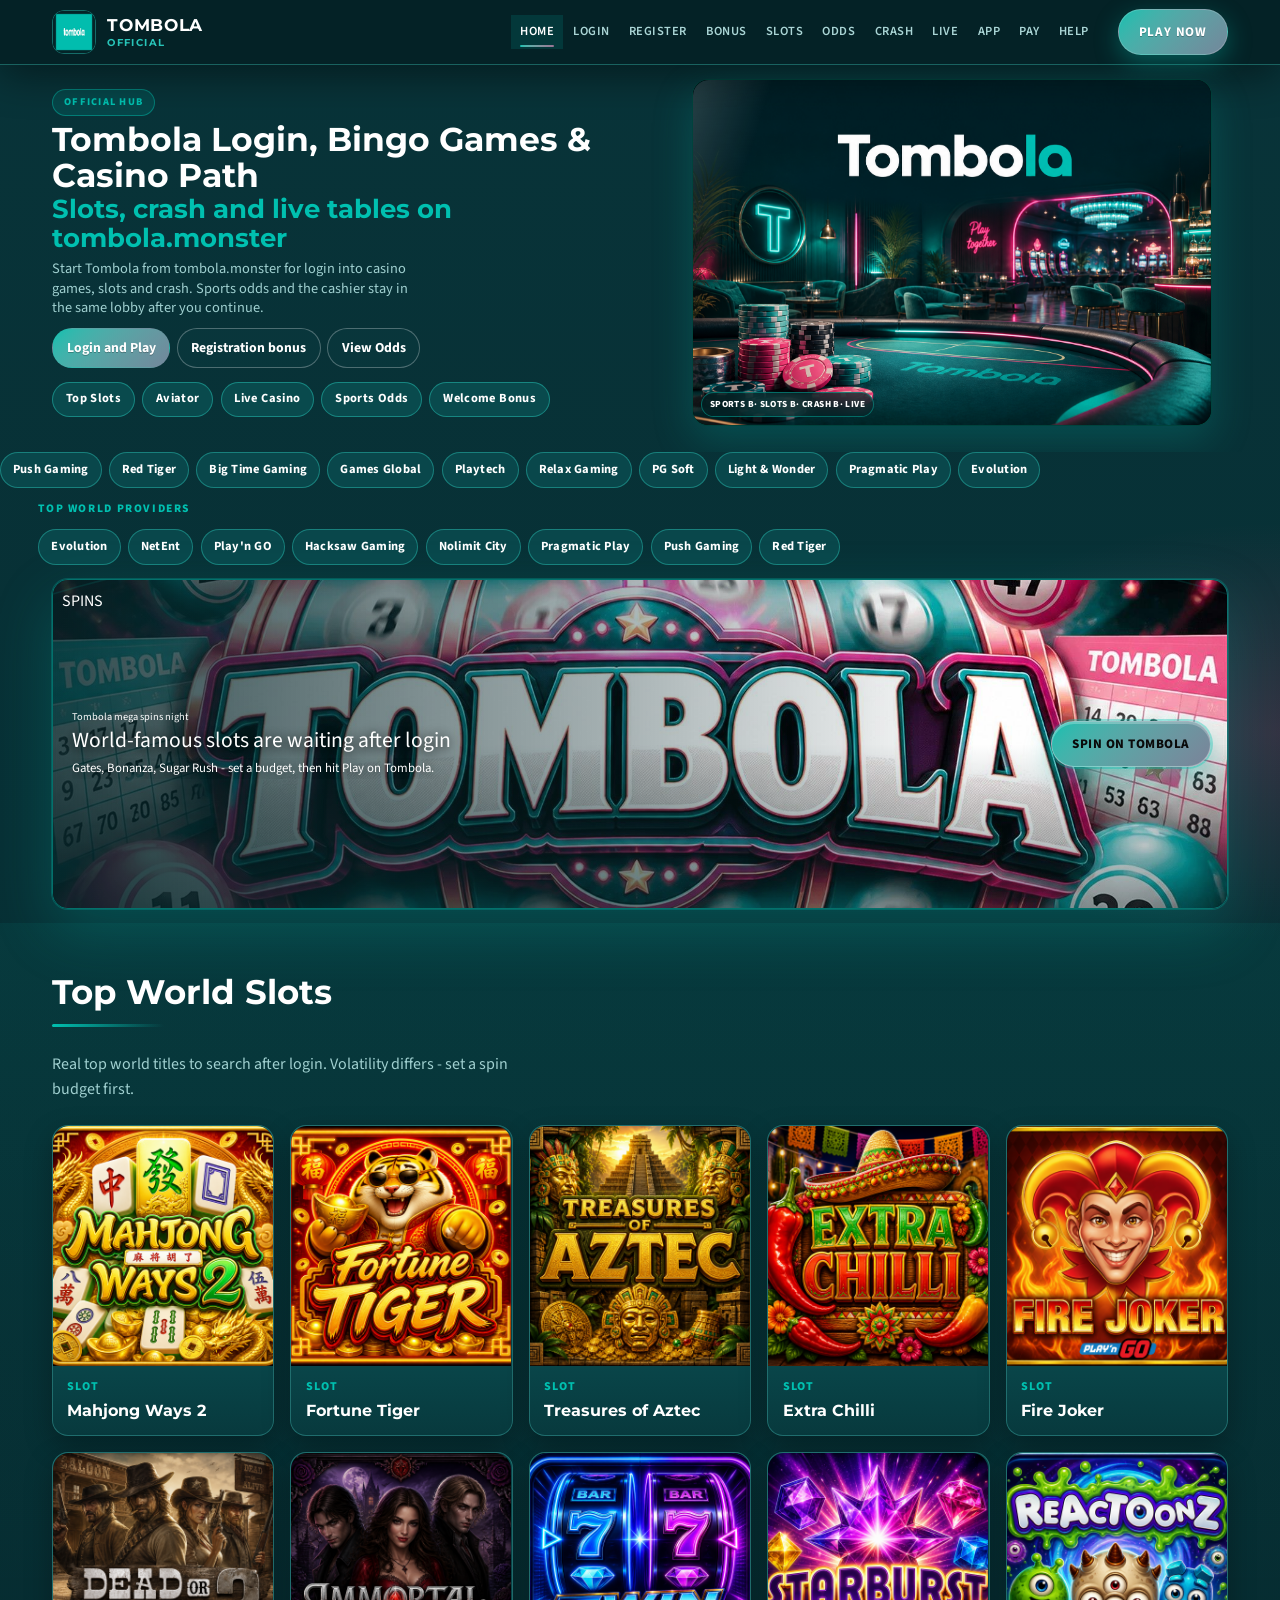
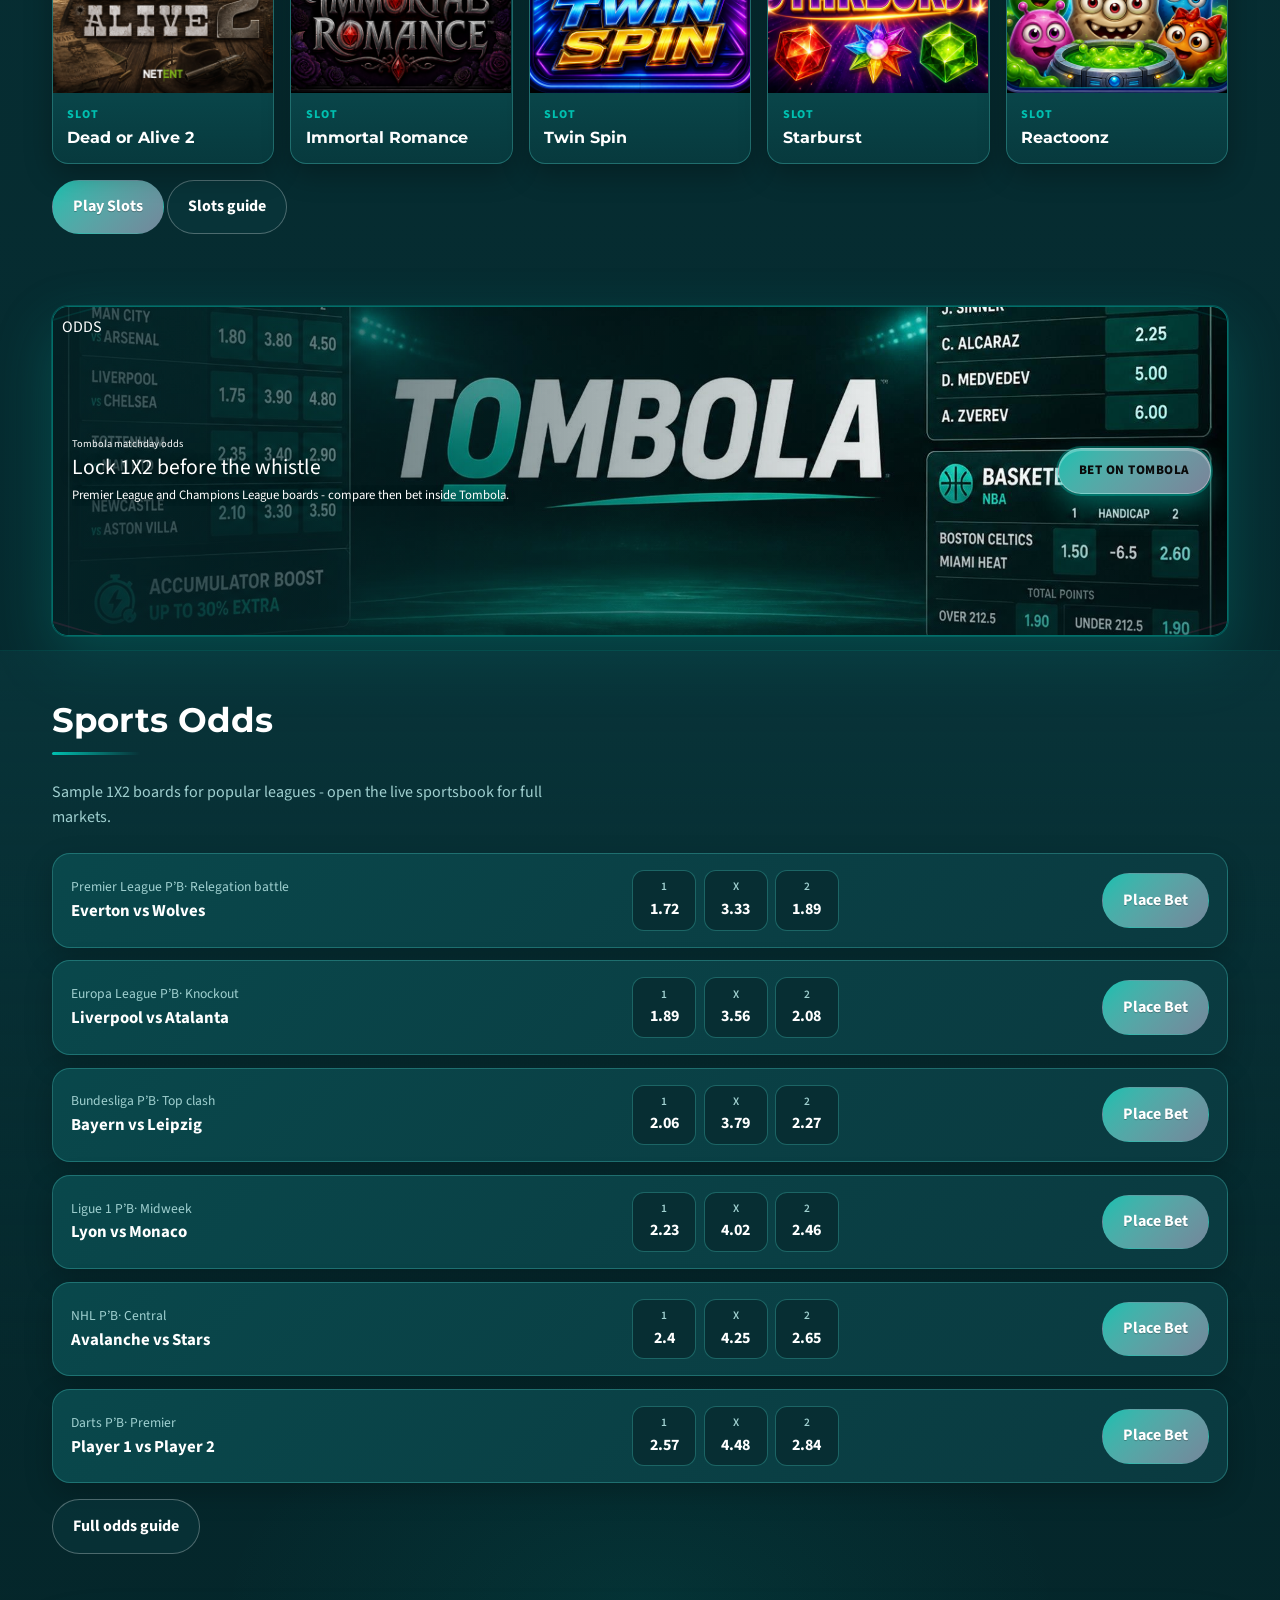
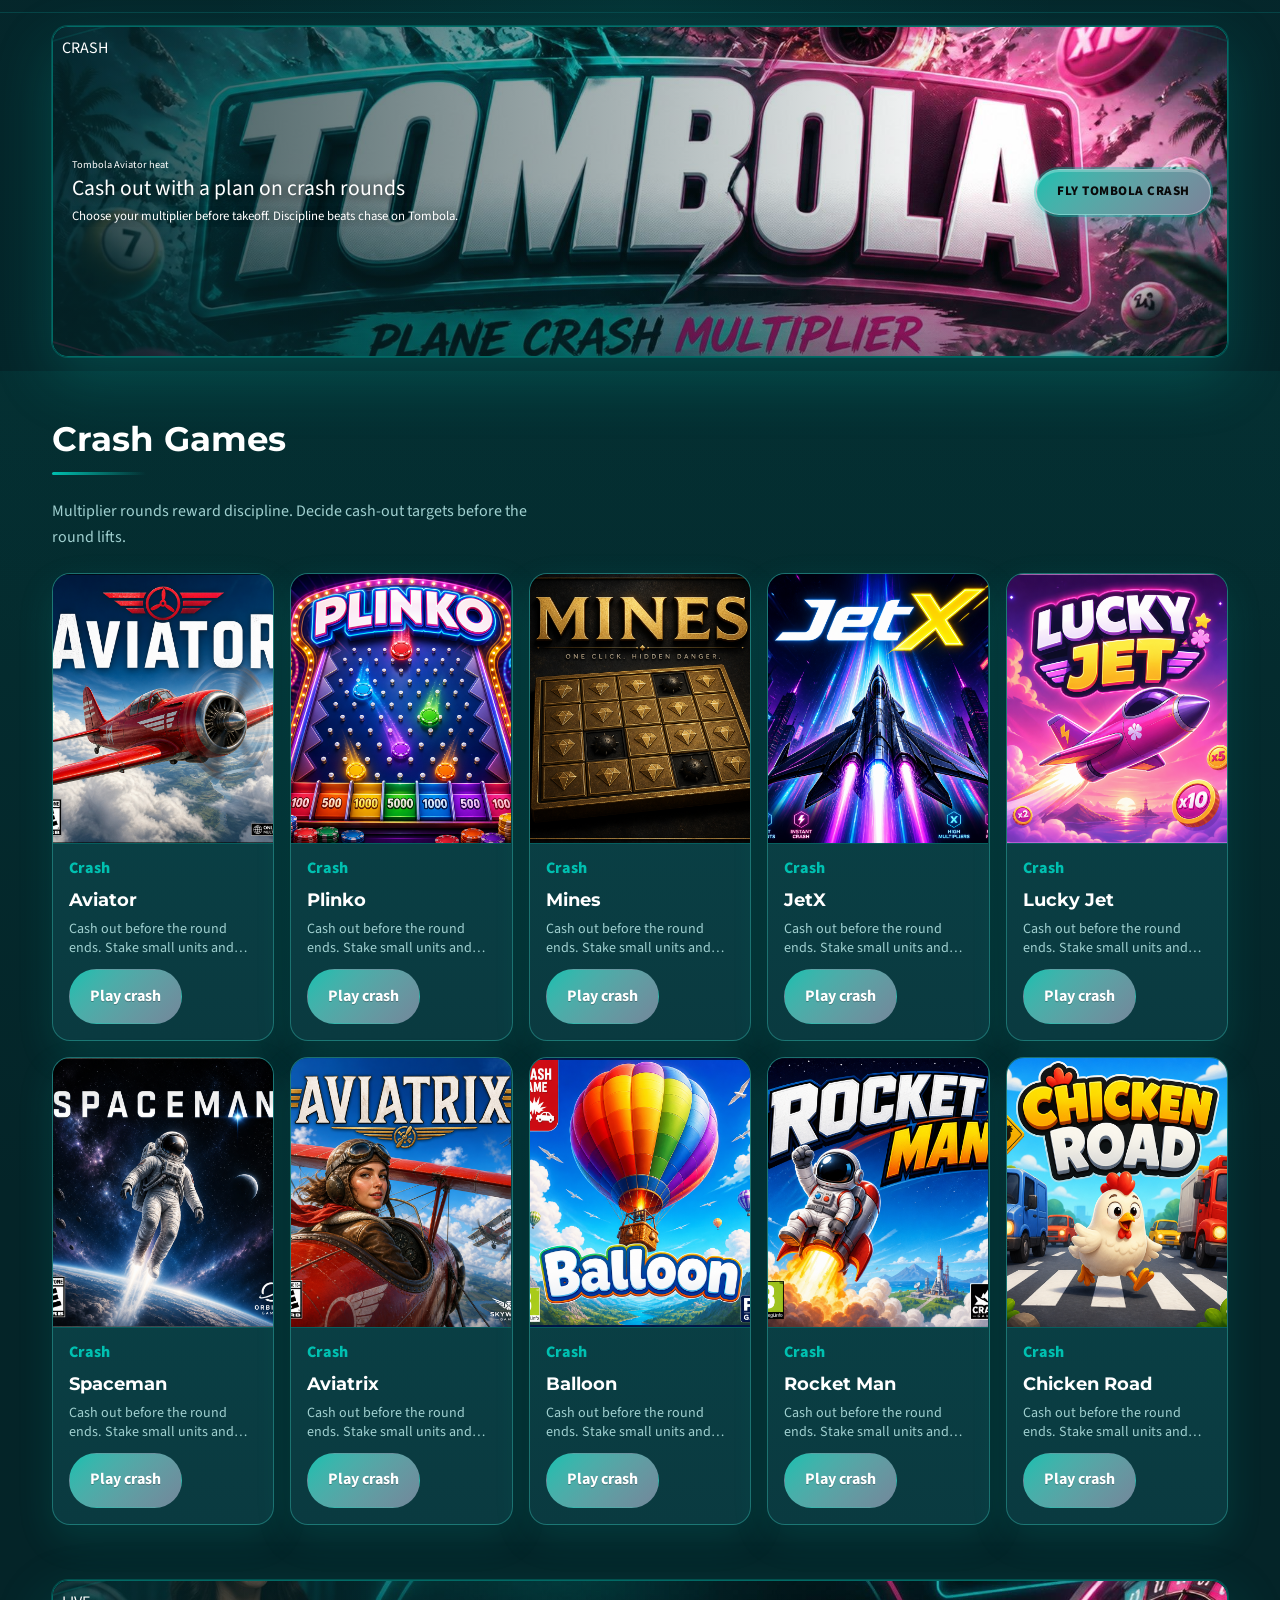
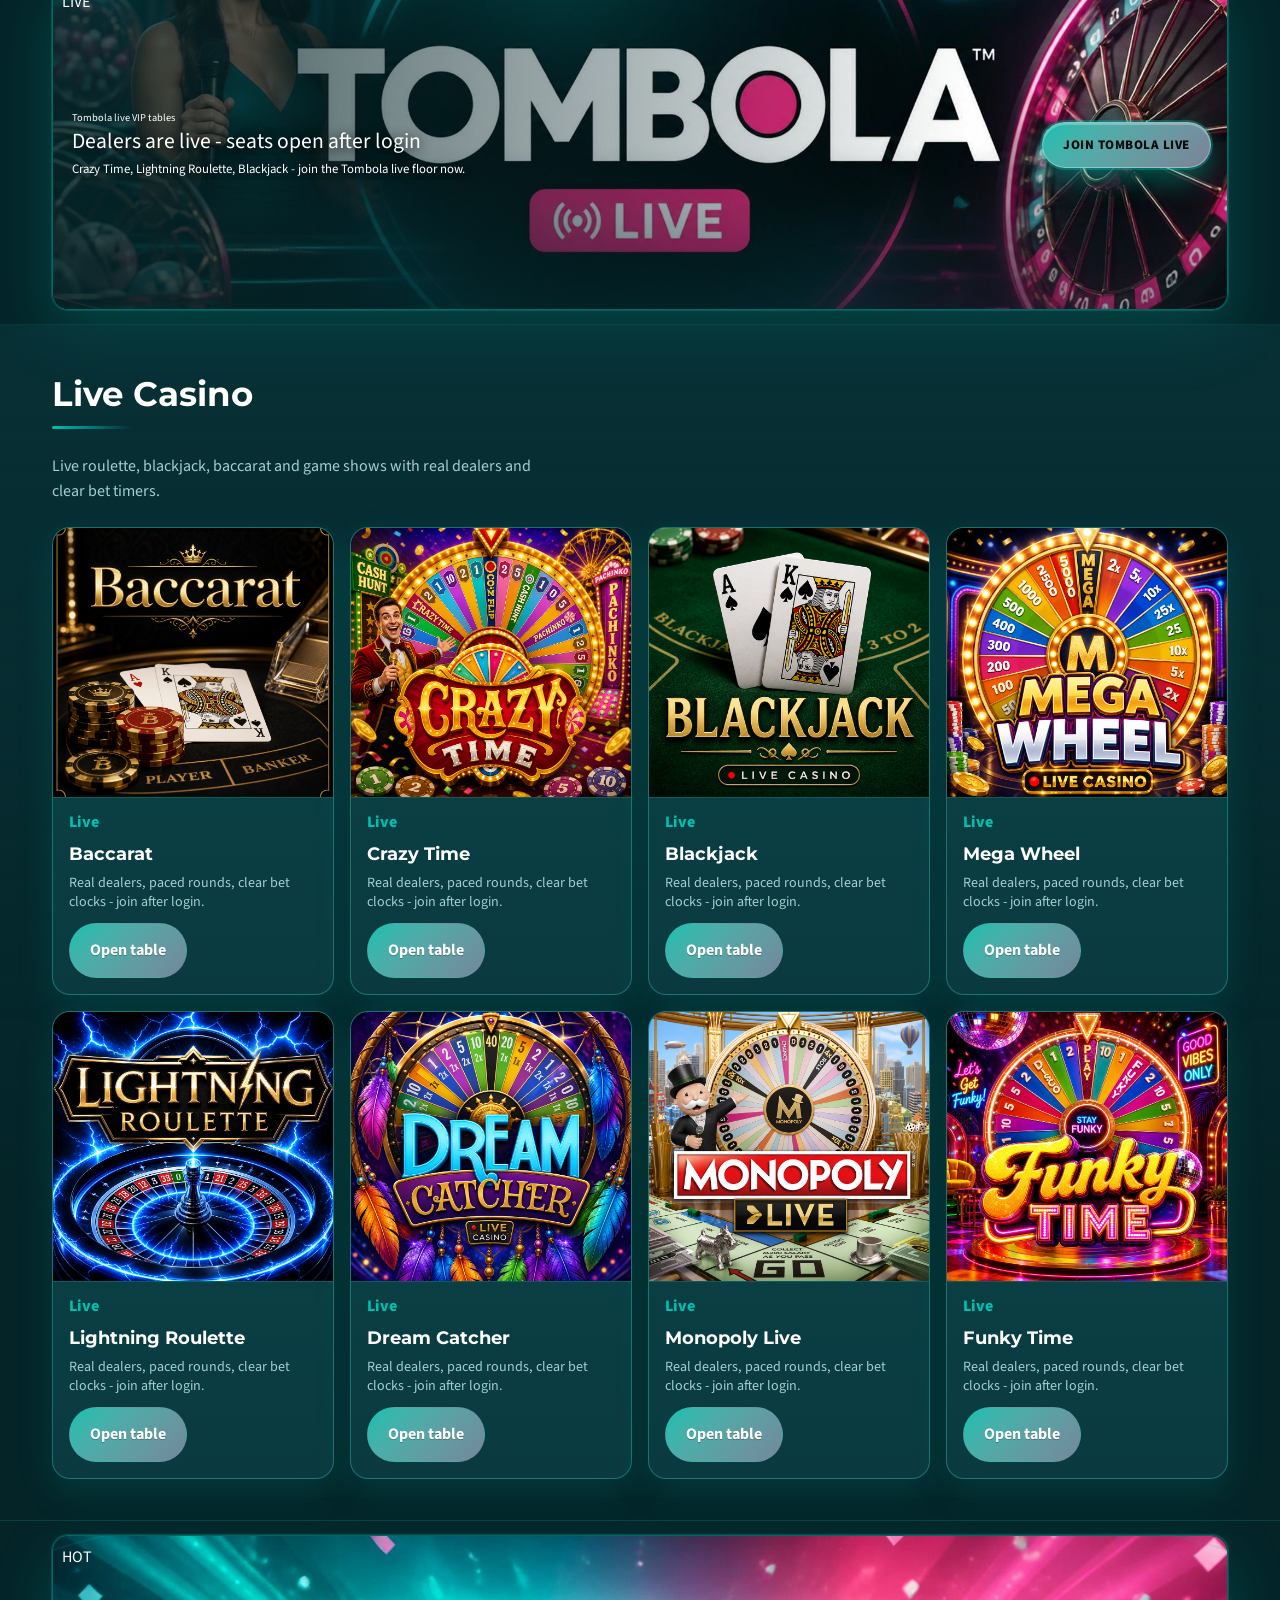
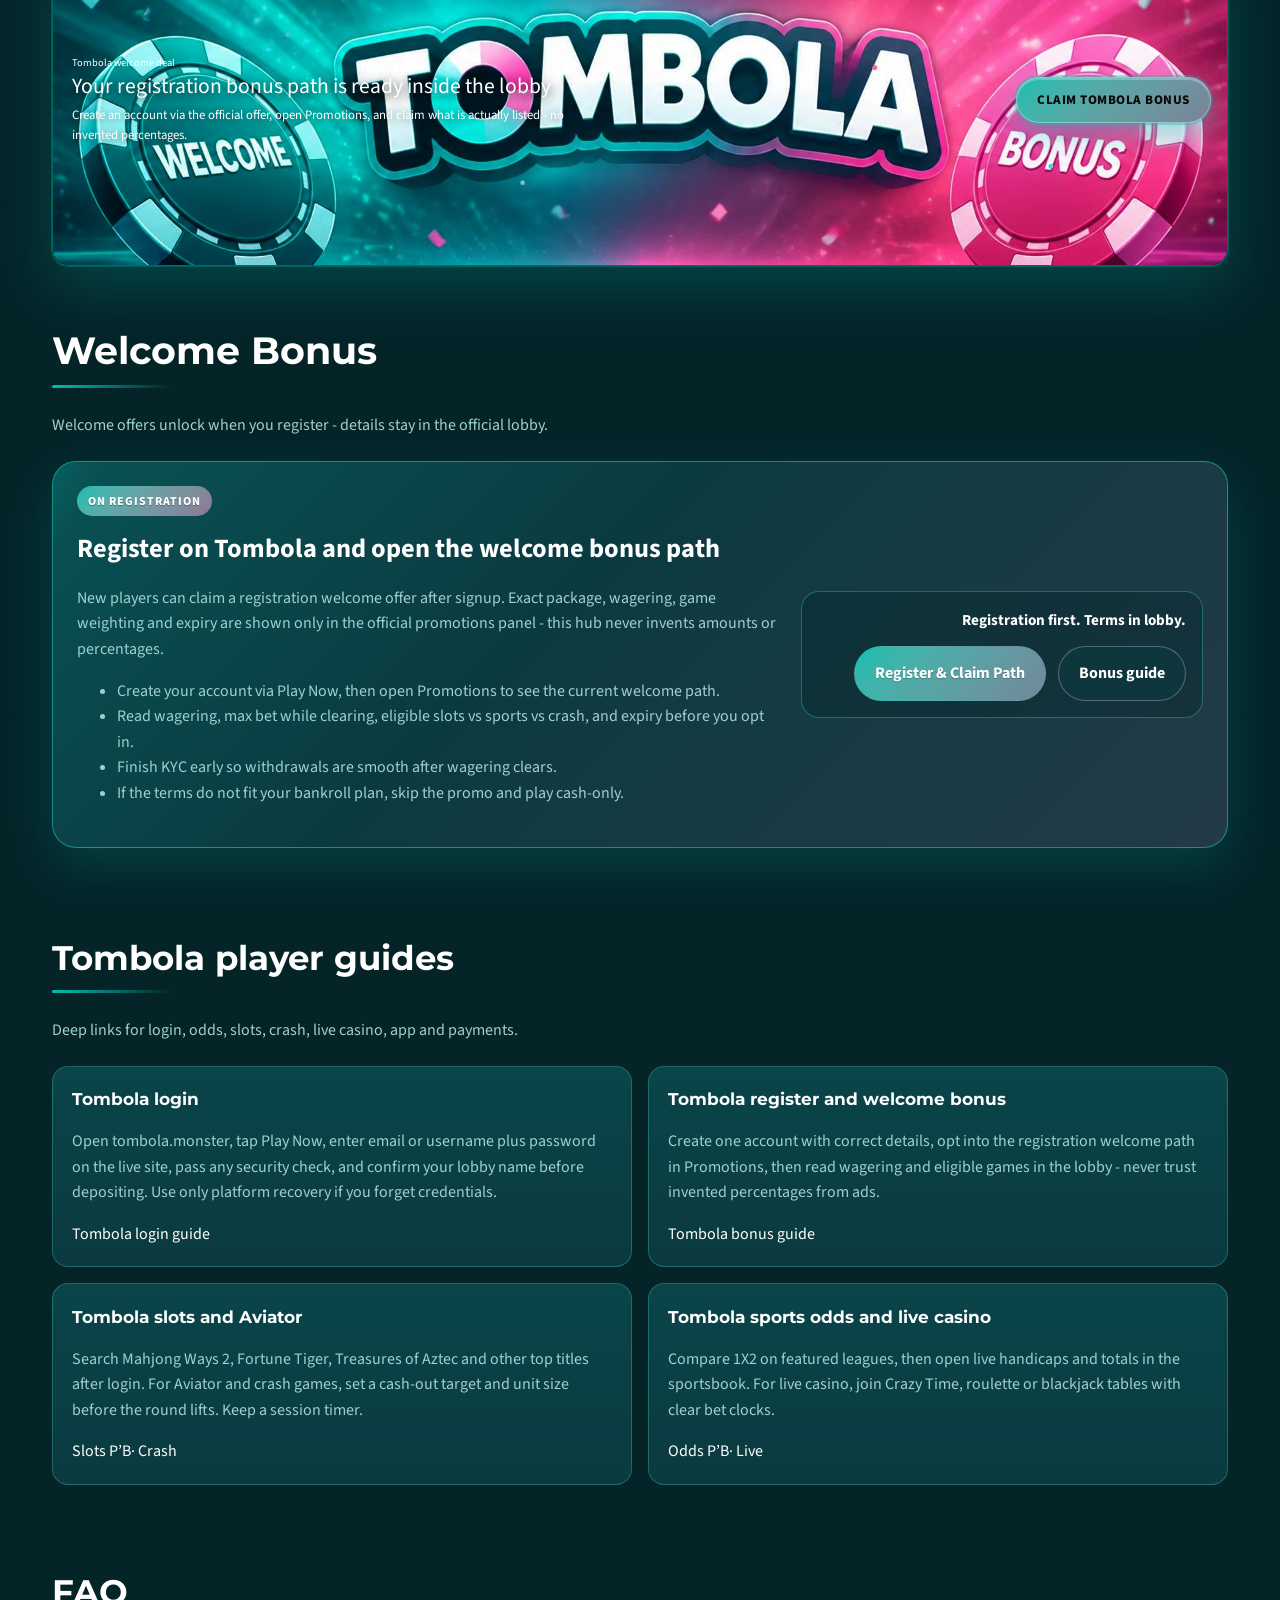
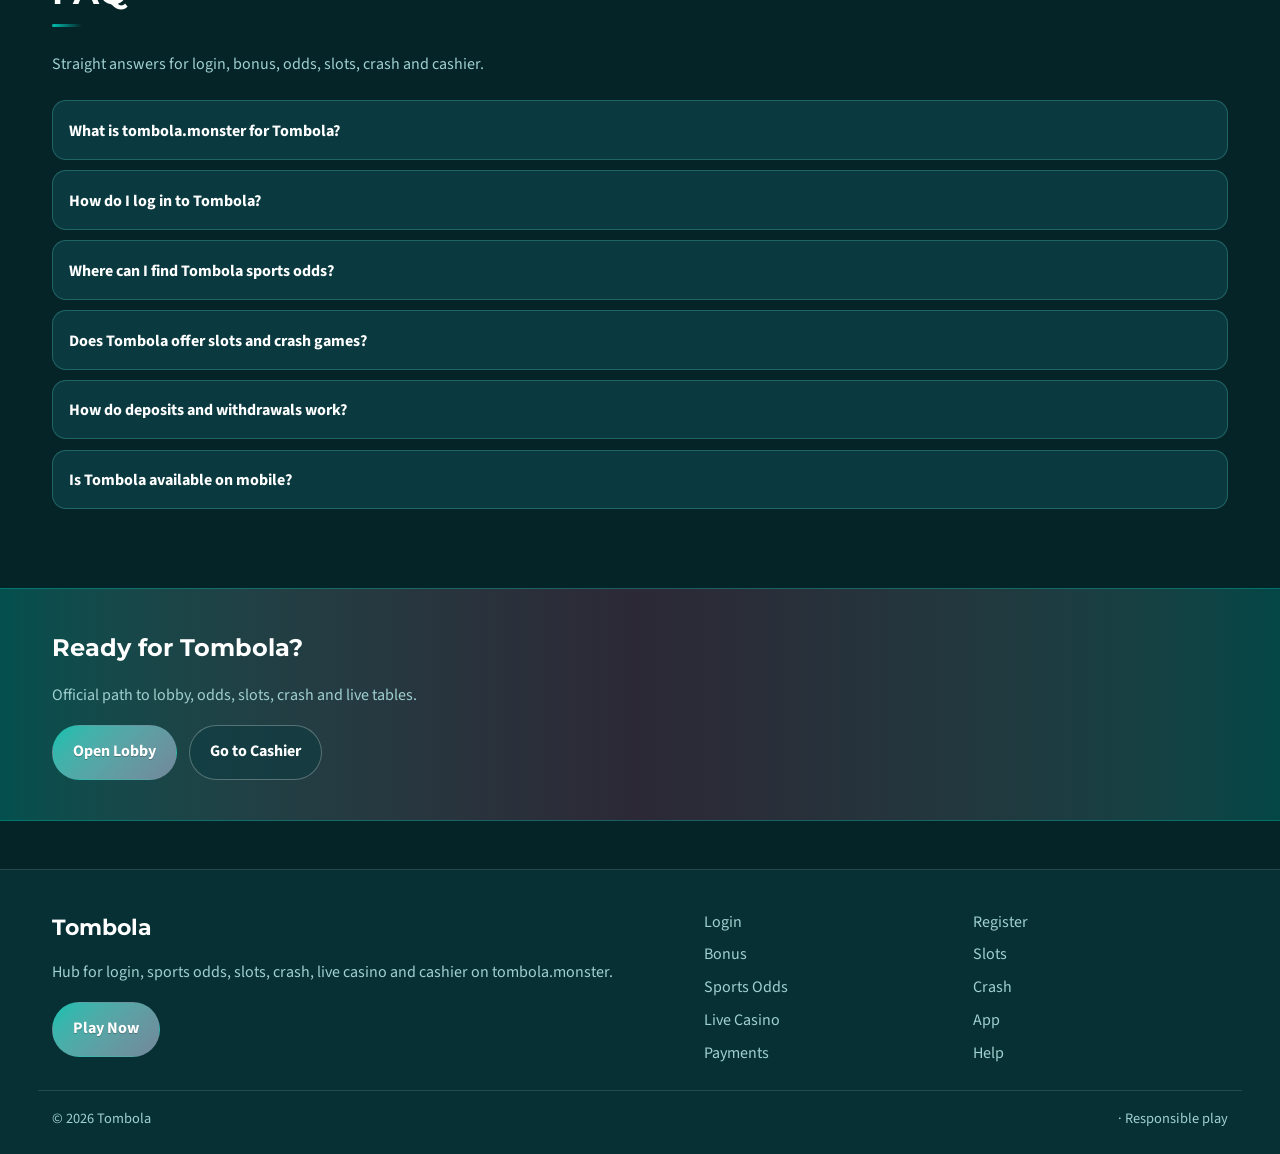
<file: index.html>
<!DOCTYPE html>
<html lang="en">
<head>
<meta charset="utf-8">
<meta name="viewport" content="width=device-width, initial-scale=1">
<title>Tombola Login, Slots, Crash &amp; Live Casino | tombola.monster</title>
<meta name="description" content="Tombola on tombola.monster: login, welcome bonus path, top slots, Aviator crash, live casino and sports odds.">
<meta name="keywords" content="Tombola, Tombola login, Tombola register, Tombola bonus, Tombola slots, Tombola Aviator, Tombola live casino, Tombola odds, Tombola app, Tombola deposit, Mahjong Ways 2, Fortune Tiger, Treasures of Aztec, Aviator, crash games, sports betting, tombola.monster">
<meta name="robots" content="index,follow,max-image-preview:large">
<link rel="canonical" href="https://tombola.monster/">
<meta property="og:type" content="website">
<meta property="og:site_name" content="Tombola">
<meta property="og:title" content="Tombola Login, Slots, Crash &amp; Live Casino | tombola.monster">
<meta property="og:description" content="Tombola on tombola.monster: login, welcome bonus path, top slots, Aviator crash, live casino and sports odds.">
<meta property="og:url" content="https://tombola.monster/">
<meta property="og:image" content="https://tombola.monster/assets/brand/logo.png">
<meta name="twitter:card" content="summary_large_image">
<meta name="twitter:title" content="Tombola Login, Slots, Crash &amp; Live Casino | tombola.monster">
<meta name="twitter:description" content="Tombola on tombola.monster: login, welcome bonus path, top slots, Aviator crash, live casino and sports odds.">
<meta name="twitter:image" content="https://tombola.monster/assets/brand/logo.png">
<link rel="icon" href="/favicon.ico" sizes="any">
<link rel="icon" type="image/png" sizes="48x48" href="/favicon-48x48.png">
<link rel="icon" type="image/png" sizes="96x96" href="/favicon-96x96.png">
<link rel="icon" type="image/png" sizes="192x192" href="/favicon-192x192.png">
<link rel="apple-touch-icon" sizes="180x180" href="/apple-touch-icon.png">
<link rel="manifest" href="/site.webmanifest">
<link rel="preconnect" href="https://fonts.googleapis.com">
<link rel="preconnect" href="https://fonts.gstatic.com" crossorigin>
<link href="https://fonts.googleapis.com/css2?family=Montserrat:wght@600;700&family=Source+Sans+3:wght@400;600;700&display=swap" rel="stylesheet">
<link rel="stylesheet" href="/css/styles.css">
<link rel="stylesheet" href="/css/i18n.css">
<script type="application/ld+json">{"@context":"https://schema.org","@type":"FAQPage","url":"https://tombola.monster/","mainEntity":[{"@type":"Question","name":"What is tombola.monster for Tombola?","acceptedAnswer":{"@type":"Answer","text":"tombola.monster is the SEO hub for Tombola login, sports odds, slots, crash games, live casino and cashier. Tap Play Now and confirm you land on the live Tombola platform."}},{"@type":"Question","name":"How do I log in to Tombola?","acceptedAnswer":{"@type":"Answer","text":"Open Play Now from tombola.monster, enter your registered email or username and password on the live site, complete any security check, then confirm your account name appears in the lobby header."}},{"@type":"Question","name":"Where can I find Tombola sports odds?","acceptedAnswer":{"@type":"Answer","text":"Use the sports / odds section on this hub, then continue to the live Tombola sportsbook for 1X2, handicaps, totals and in-play markets across major leagues."}},{"@type":"Question","name":"Does Tombola offer slots and crash games?","acceptedAnswer":{"@type":"Answer","text":"Yes. Popular slots and crash titles are highlighted here so you can jump straight into the lobby catalog after login. Set a session budget before spinning."}},{"@type":"Question","name":"How do deposits and withdrawals work?","acceptedAnswer":{"@type":"Answer","text":"Fund via the cashier after login, complete KYC early if prompted, and use the same methods for withdrawals. Keep billing details consistent with your profile."}},{"@type":"Question","name":"Is Tombola available on mobile?","acceptedAnswer":{"@type":"Answer","text":"One account works on phone and desktop browsers. Prefer a stable connection, avoid shared devices, and log out after cash sessions on borrowed phones."}}]}</script>
</head>
<body class="layout-3 home">
<header class="site-header" id="siteHeader">
<div class="wrap header-bar">
<a class="brand" href="/" aria-label="Tombola home">
<span class="brand-mark"><img src="/assets/brand/logo.png" alt="Tombola logo" width="40" height="40"></span>
<span class="brand-copy"><span class="brand-name">Tombola</span><span class="brand-tag">Official</span></span>
</a>
<button class="nav-toggle" id="navToggle" aria-expanded="false" aria-controls="siteNav" type="button" aria-label="Open menu"><span></span><span></span><span></span></button>
<nav class="site-nav" id="siteNav" aria-label="Primary"><a class="nav-link is-active" href="/">Home</a><a class="nav-link" href="/tomb-login.html">Login</a><a class="nav-link" href="/tomb-register.html">Register</a><a class="nav-link" href="/tomb-bonus.html">Bonus</a><a class="nav-link" href="/tomb-slots.html">Slots</a><a class="nav-link" href="/tomb-odds.html">Odds</a><a class="nav-link" href="/tomb-crash.html">Crash</a><a class="nav-link" href="/tomb-live.html">Live</a><a class="nav-link" href="/tomb-app.html">App</a><a class="nav-link" href="/tomb-pay.html">Pay</a><a class="nav-link" href="/tomb-help.html">Help</a></nav>
<a class="btn btn-accent header-cta" href="https://martell888.online/HBztCKBh?sub_id_1=tombola.monster" rel="nofollow sponsored noopener" target="_blank">Play Now</a>
</div>
</header>
<section class="hero"><div class="wrap"><div class="hero-shell">
<div class="hero-copy reveal">
<div class="eyebrow eyebrow-pill">Official hub</div>
<h1>Tombola Login, Bingo Games &amp; Casino Path<span>Slots, crash and live tables on tombola.monster</span></h1>
<p class="lead">Start Tombola from tombola.monster for login into casino games, slots and crash. Sports odds and the cashier stay in the same lobby after you continue.</p>
<div class="cta-row">
<a class="btn btn-accent" href="https://martell888.online/HBztCKBh?sub_id_1=tombola.monster" rel="nofollow sponsored noopener" target="_blank">Login and Play</a>
<a class="btn btn-ghost" href="/tomb-bonus.html">Registration bonus</a>
<a class="btn btn-ghost" href="/tomb-odds.html">View Odds</a>
</div>
<div class="hero-chips" aria-label="Quick links">
<a class="chip chip-hot" href="#slots">Top Slots</a>
<a class="chip chip-hot" href="#crash">Aviator</a>
<a class="chip chip-hot" href="#live">Live Casino</a>
<a class="chip chip-hot" href="#odds">Sports Odds</a>
<a class="chip chip-hot" href="#bonus">Welcome Bonus</a>
</div>
</div>
<div class="hero-visual hero-stage reveal" aria-label="Tombola sports and betting">
<div class="hero-glow" aria-hidden="true"></div>
<img class="hero-img" src="/assets/hero.jpg" alt="Tombola sports betting and casino" width="768" height="1024" loading="eager">
<div class="hero-shine" aria-hidden="true"></div>
<div class="hero-badge">Sports В· Slots В· Crash В· Live</div>
</div>
</div></div></section>
<div class="providers-strip"><a class="provider-chip" href="https://martell888.online/HBztCKBh?sub_id_1=tombola.monster" rel="nofollow sponsored noopener" target="_blank">Push Gaming</a><a class="provider-chip" href="https://martell888.online/HBztCKBh?sub_id_1=tombola.monster" rel="nofollow sponsored noopener" target="_blank">Red Tiger</a><a class="provider-chip" href="https://martell888.online/HBztCKBh?sub_id_1=tombola.monster" rel="nofollow sponsored noopener" target="_blank">Big Time Gaming</a><a class="provider-chip" href="https://martell888.online/HBztCKBh?sub_id_1=tombola.monster" rel="nofollow sponsored noopener" target="_blank">Games Global</a><a class="provider-chip" href="https://martell888.online/HBztCKBh?sub_id_1=tombola.monster" rel="nofollow sponsored noopener" target="_blank">Playtech</a><a class="provider-chip" href="https://martell888.online/HBztCKBh?sub_id_1=tombola.monster" rel="nofollow sponsored noopener" target="_blank">Relax Gaming</a><a class="provider-chip" href="https://martell888.online/HBztCKBh?sub_id_1=tombola.monster" rel="nofollow sponsored noopener" target="_blank">PG Soft</a><a class="provider-chip" href="https://martell888.online/HBztCKBh?sub_id_1=tombola.monster" rel="nofollow sponsored noopener" target="_blank">Light &amp; Wonder</a><a class="provider-chip" href="https://martell888.online/HBztCKBh?sub_id_1=tombola.monster" rel="nofollow sponsored noopener" target="_blank">Pragmatic Play</a><a class="provider-chip" href="https://martell888.online/HBztCKBh?sub_id_1=tombola.monster" rel="nofollow sponsored noopener" target="_blank">Evolution</a></div></div>
<div class="providers-block reveal"><div class="providers-label">Top world providers</div><div class="providers-strip"><a class="provider-chip" href="https://martell888.online/HBztCKBh?sub_id_1=tombola.monster" rel="nofollow sponsored noopener" target="_blank">Evolution</a><a class="provider-chip" href="https://martell888.online/HBztCKBh?sub_id_1=tombola.monster" rel="nofollow sponsored noopener" target="_blank">NetEnt</a><a class="provider-chip" href="https://martell888.online/HBztCKBh?sub_id_1=tombola.monster" rel="nofollow sponsored noopener" target="_blank">Play'n GO</a><a class="provider-chip" href="https://martell888.online/HBztCKBh?sub_id_1=tombola.monster" rel="nofollow sponsored noopener" target="_blank">Hacksaw Gaming</a><a class="provider-chip" href="https://martell888.online/HBztCKBh?sub_id_1=tombola.monster" rel="nofollow sponsored noopener" target="_blank">Nolimit City</a><a class="provider-chip" href="https://martell888.online/HBztCKBh?sub_id_1=tombola.monster" rel="nofollow sponsored noopener" target="_blank">Pragmatic Play</a><a class="provider-chip" href="https://martell888.online/HBztCKBh?sub_id_1=tombola.monster" rel="nofollow sponsored noopener" target="_blank">Push Gaming</a><a class="provider-chip" href="https://martell888.online/HBztCKBh?sub_id_1=tombola.monster" rel="nofollow sponsored noopener" target="_blank">Red Tiger</a></div></div>
<div class="wrap"><a class="promo-fx promo-neon reveal" href="https://martell888.online/HBztCKBh?sub_id_1=tombola.monster" rel="nofollow sponsored noopener" target="_blank"><span class="promo-badge">SPINS</span><span class="promo-fx-glow" aria-hidden="true"></span><span class="promo-fx-scan" aria-hidden="true"></span><span class="promo-fx-particles" aria-hidden="true"></span><span class="promo-fx-rays" aria-hidden="true"></span><span class="promo-fx-ring" aria-hidden="true"></span><div class="promo-media"><img src="/assets/promo/promo-slots.jpg" alt="Tombola promo" width="1920" height="540" loading="lazy"></div><div class="promo-copy"><span class="promo-kicker">Tombola mega spins night</span><div class="promo-title">World-famous slots are waiting after login</div><p class="promo-sub">Gates, Bonanza, Sugar Rush - set a budget, then hit Play on Tombola.</p></div><span class="promo-cta"><span class="promo-cta-shine" aria-hidden="true"></span><span class="promo-cta-label">Spin on Tombola</span></span></a></div>
<section class="section section-hot" id="slots"><div class="wrap">
<div class="section-head"><h2>Top World Slots</h2><p class="mute">Real top world titles to search after login. Volatility differs - set a spin budget first.</p></div>
<div class="card-grid"><article class="game-card"><a class="js-offer-card" href="https://martell888.online/HBztCKBh?sub_id_1=tombola.monster" rel="nofollow sponsored noopener" target="_blank"><img src="/assets/slots/slot-01.jpg" alt="Mahjong Ways 2" width="320" height="240" loading="lazy"><div class="card-meta"><div class="tag">Slot</div><h3>Mahjong Ways 2</h3></div></a></article><article class="game-card"><a class="js-offer-card" href="https://martell888.online/HBztCKBh?sub_id_1=tombola.monster" rel="nofollow sponsored noopener" target="_blank"><img src="/assets/slots/slot-02.jpg" alt="Fortune Tiger" width="320" height="240" loading="lazy"><div class="card-meta"><div class="tag">Slot</div><h3>Fortune Tiger</h3></div></a></article><article class="game-card"><a class="js-offer-card" href="https://martell888.online/HBztCKBh?sub_id_1=tombola.monster" rel="nofollow sponsored noopener" target="_blank"><img src="/assets/slots/slot-03.jpg" alt="Treasures of Aztec" width="320" height="240" loading="lazy"><div class="card-meta"><div class="tag">Slot</div><h3>Treasures of Aztec</h3></div></a></article><article class="game-card"><a class="js-offer-card" href="https://martell888.online/HBztCKBh?sub_id_1=tombola.monster" rel="nofollow sponsored noopener" target="_blank"><img src="/assets/slots/slot-04.jpg" alt="Extra Chilli" width="320" height="240" loading="lazy"><div class="card-meta"><div class="tag">Slot</div><h3>Extra Chilli</h3></div></a></article><article class="game-card"><a class="js-offer-card" href="https://martell888.online/HBztCKBh?sub_id_1=tombola.monster" rel="nofollow sponsored noopener" target="_blank"><img src="/assets/slots/slot-05.jpg" alt="Fire Joker" width="320" height="240" loading="lazy"><div class="card-meta"><div class="tag">Slot</div><h3>Fire Joker</h3></div></a></article><article class="game-card"><a class="js-offer-card" href="https://martell888.online/HBztCKBh?sub_id_1=tombola.monster" rel="nofollow sponsored noopener" target="_blank"><img src="/assets/slots/slot-06.jpg" alt="Dead or Alive 2" width="320" height="240" loading="lazy"><div class="card-meta"><div class="tag">Slot</div><h3>Dead or Alive 2</h3></div></a></article><article class="game-card"><a class="js-offer-card" href="https://martell888.online/HBztCKBh?sub_id_1=tombola.monster" rel="nofollow sponsored noopener" target="_blank"><img src="/assets/slots/slot-07.jpg" alt="Immortal Romance" width="320" height="240" loading="lazy"><div class="card-meta"><div class="tag">Slot</div><h3>Immortal Romance</h3></div></a></article><article class="game-card"><a class="js-offer-card" href="https://martell888.online/HBztCKBh?sub_id_1=tombola.monster" rel="nofollow sponsored noopener" target="_blank"><img src="/assets/slots/slot-08.jpg" alt="Twin Spin" width="320" height="240" loading="lazy"><div class="card-meta"><div class="tag">Slot</div><h3>Twin Spin</h3></div></a></article><article class="game-card"><a class="js-offer-card" href="https://martell888.online/HBztCKBh?sub_id_1=tombola.monster" rel="nofollow sponsored noopener" target="_blank"><img src="/assets/slots/slot-09.jpg" alt="Starburst" width="320" height="240" loading="lazy"><div class="card-meta"><div class="tag">Slot</div><h3>Starburst</h3></div></a></article><article class="game-card"><a class="js-offer-card" href="https://martell888.online/HBztCKBh?sub_id_1=tombola.monster" rel="nofollow sponsored noopener" target="_blank"><img src="/assets/slots/slot-10.jpg" alt="Reactoonz" width="320" height="240" loading="lazy"><div class="card-meta"><div class="tag">Slot</div><h3>Reactoonz</h3></div></a></article></div>
<p style="margin-top:1rem"><a class="btn btn-accent" href="https://martell888.online/HBztCKBh?sub_id_1=tombola.monster" rel="nofollow sponsored noopener" target="_blank">Play Slots</a>
<a class="btn btn-ghost" href="/tomb-slots.html">Slots guide</a></p>
</div></section>
<div class="wrap"><a class="promo-fx promo-blast reveal" href="https://martell888.online/HBztCKBh?sub_id_1=tombola.monster" rel="nofollow sponsored noopener" target="_blank"><span class="promo-badge">ODDS</span><span class="promo-fx-glow" aria-hidden="true"></span><span class="promo-fx-scan" aria-hidden="true"></span><span class="promo-fx-particles" aria-hidden="true"></span><span class="promo-fx-rays" aria-hidden="true"></span><span class="promo-fx-ring" aria-hidden="true"></span><div class="promo-media"><img src="/assets/promo/promo-odds.jpg" alt="Tombola promo" width="1920" height="540" loading="lazy"></div><div class="promo-copy"><span class="promo-kicker">Tombola matchday odds</span><div class="promo-title">Lock 1X2 before the whistle</div><p class="promo-sub">Premier League and Champions League boards - compare then bet inside Tombola.</p></div><span class="promo-cta"><span class="promo-cta-shine" aria-hidden="true"></span><span class="promo-cta-label">Bet on Tombola</span></span></a></div>
<section class="section section-alt" id="odds"><div class="wrap">
<div class="section-head"><h2>Sports Odds</h2><p class="mute">Sample 1X2 boards for popular leagues - open the live sportsbook for full markets.</p></div>
<div class="odds-board"><article class="odds-row">
<div><div class="odds-meta">Premier League Р’В· Relegation battle</div>
<div class="odds-match">Everton vs Wolves</div></div>
<div class="odds-prices"><div class="price"><small>1</small>1.72</div><div class="price"><small>X</small>3.33</div><div class="price"><small>2</small>1.89</div></div>
<a class="btn btn-accent" href="https://martell888.online/HBztCKBh?sub_id_1=tombola.monster" rel="nofollow sponsored noopener" target="_blank">Place Bet</a>
</article>
<article class="odds-row">
<div><div class="odds-meta">Europa League Р’В· Knockout</div>
<div class="odds-match">Liverpool vs Atalanta</div></div>
<div class="odds-prices"><div class="price"><small>1</small>1.89</div><div class="price"><small>X</small>3.56</div><div class="price"><small>2</small>2.08</div></div>
<a class="btn btn-accent" href="https://martell888.online/HBztCKBh?sub_id_1=tombola.monster" rel="nofollow sponsored noopener" target="_blank">Place Bet</a>
</article>
<article class="odds-row">
<div><div class="odds-meta">Bundesliga Р’В· Top clash</div>
<div class="odds-match">Bayern vs Leipzig</div></div>
<div class="odds-prices"><div class="price"><small>1</small>2.06</div><div class="price"><small>X</small>3.79</div><div class="price"><small>2</small>2.27</div></div>
<a class="btn btn-accent" href="https://martell888.online/HBztCKBh?sub_id_1=tombola.monster" rel="nofollow sponsored noopener" target="_blank">Place Bet</a>
</article>
<article class="odds-row">
<div><div class="odds-meta">Ligue 1 Р’В· Midweek</div>
<div class="odds-match">Lyon vs Monaco</div></div>
<div class="odds-prices"><div class="price"><small>1</small>2.23</div><div class="price"><small>X</small>4.02</div><div class="price"><small>2</small>2.46</div></div>
<a class="btn btn-accent" href="https://martell888.online/HBztCKBh?sub_id_1=tombola.monster" rel="nofollow sponsored noopener" target="_blank">Place Bet</a>
</article>
<article class="odds-row">
<div><div class="odds-meta">NHL Р’В· Central</div>
<div class="odds-match">Avalanche vs Stars</div></div>
<div class="odds-prices"><div class="price"><small>1</small>2.4</div><div class="price"><small>X</small>4.25</div><div class="price"><small>2</small>2.65</div></div>
<a class="btn btn-accent" href="https://martell888.online/HBztCKBh?sub_id_1=tombola.monster" rel="nofollow sponsored noopener" target="_blank">Place Bet</a>
</article>
<article class="odds-row">
<div><div class="odds-meta">Darts Р’В· Premier</div>
<div class="odds-match">Player 1 vs Player 2</div></div>
<div class="odds-prices"><div class="price"><small>1</small>2.57</div><div class="price"><small>X</small>4.48</div><div class="price"><small>2</small>2.84</div></div>
<a class="btn btn-accent" href="https://martell888.online/HBztCKBh?sub_id_1=tombola.monster" rel="nofollow sponsored noopener" target="_blank">Place Bet</a>
</article></div>
<p style="margin-top:1rem"><a class="btn btn-ghost" href="/tomb-odds.html">Full odds guide</a></p>
</div></section>
<div class="wrap"><a class="promo-fx promo-flame reveal" href="https://martell888.online/HBztCKBh?sub_id_1=tombola.monster" rel="nofollow sponsored noopener" target="_blank"><span class="promo-badge">CRASH</span><span class="promo-fx-glow" aria-hidden="true"></span><span class="promo-fx-scan" aria-hidden="true"></span><span class="promo-fx-particles" aria-hidden="true"></span><span class="promo-fx-rays" aria-hidden="true"></span><span class="promo-fx-ring" aria-hidden="true"></span><div class="promo-media"><img src="/assets/promo/promo-crash.jpg" alt="Tombola promo" width="1920" height="540" loading="lazy"></div><div class="promo-copy"><span class="promo-kicker">Tombola Aviator heat</span><div class="promo-title">Cash out with a plan on crash rounds</div><p class="promo-sub">Choose your multiplier before takeoff. Discipline beats chase on Tombola.</p></div><span class="promo-cta"><span class="promo-cta-shine" aria-hidden="true"></span><span class="promo-cta-label">Fly Tombola crash</span></span></a></div>
<section class="section section-hot" id="crash"><div class="wrap">
<div class="section-head"><h2>Crash Games</h2><p class="mute">Multiplier rounds reward discipline. Decide cash-out targets before the round lifts.</p></div>
<div class="crash-grid"><article class="panel media-panel"><img src="/assets/crash/crash-01.jpg" alt="Aviator" width="480" height="270" loading="lazy"><div class="tag">Crash</div><h3>Aviator</h3><p class="mute">Cash out before the round ends. Stake small units and define an exit multiplier first.</p><a class="btn btn-accent" href="https://martell888.online/HBztCKBh?sub_id_1=tombola.monster" rel="nofollow sponsored noopener" target="_blank">Play crash</a></article><article class="panel media-panel"><img src="/assets/crash/crash-02.jpg" alt="Plinko" width="480" height="270" loading="lazy"><div class="tag">Crash</div><h3>Plinko</h3><p class="mute">Cash out before the round ends. Stake small units and define an exit multiplier first.</p><a class="btn btn-accent" href="https://martell888.online/HBztCKBh?sub_id_1=tombola.monster" rel="nofollow sponsored noopener" target="_blank">Play crash</a></article><article class="panel media-panel"><img src="/assets/crash/crash-03.jpg" alt="Mines" width="480" height="270" loading="lazy"><div class="tag">Crash</div><h3>Mines</h3><p class="mute">Cash out before the round ends. Stake small units and define an exit multiplier first.</p><a class="btn btn-accent" href="https://martell888.online/HBztCKBh?sub_id_1=tombola.monster" rel="nofollow sponsored noopener" target="_blank">Play crash</a></article><article class="panel media-panel"><img src="/assets/crash/crash-04.jpg" alt="JetX" width="480" height="270" loading="lazy"><div class="tag">Crash</div><h3>JetX</h3><p class="mute">Cash out before the round ends. Stake small units and define an exit multiplier first.</p><a class="btn btn-accent" href="https://martell888.online/HBztCKBh?sub_id_1=tombola.monster" rel="nofollow sponsored noopener" target="_blank">Play crash</a></article><article class="panel media-panel"><img src="/assets/crash/crash-05.jpg" alt="Lucky Jet" width="480" height="270" loading="lazy"><div class="tag">Crash</div><h3>Lucky Jet</h3><p class="mute">Cash out before the round ends. Stake small units and define an exit multiplier first.</p><a class="btn btn-accent" href="https://martell888.online/HBztCKBh?sub_id_1=tombola.monster" rel="nofollow sponsored noopener" target="_blank">Play crash</a></article><article class="panel media-panel"><img src="/assets/crash/crash-06.jpg" alt="Spaceman" width="480" height="270" loading="lazy"><div class="tag">Crash</div><h3>Spaceman</h3><p class="mute">Cash out before the round ends. Stake small units and define an exit multiplier first.</p><a class="btn btn-accent" href="https://martell888.online/HBztCKBh?sub_id_1=tombola.monster" rel="nofollow sponsored noopener" target="_blank">Play crash</a></article><article class="panel media-panel"><img src="/assets/crash/crash-07.jpg" alt="Aviatrix" width="480" height="270" loading="lazy"><div class="tag">Crash</div><h3>Aviatrix</h3><p class="mute">Cash out before the round ends. Stake small units and define an exit multiplier first.</p><a class="btn btn-accent" href="https://martell888.online/HBztCKBh?sub_id_1=tombola.monster" rel="nofollow sponsored noopener" target="_blank">Play crash</a></article><article class="panel media-panel"><img src="/assets/crash/crash-08.jpg" alt="Balloon" width="480" height="270" loading="lazy"><div class="tag">Crash</div><h3>Balloon</h3><p class="mute">Cash out before the round ends. Stake small units and define an exit multiplier first.</p><a class="btn btn-accent" href="https://martell888.online/HBztCKBh?sub_id_1=tombola.monster" rel="nofollow sponsored noopener" target="_blank">Play crash</a></article><article class="panel media-panel"><img src="/assets/crash/crash-09.jpg" alt="Rocket Man" width="480" height="270" loading="lazy"><div class="tag">Crash</div><h3>Rocket Man</h3><p class="mute">Cash out before the round ends. Stake small units and define an exit multiplier first.</p><a class="btn btn-accent" href="https://martell888.online/HBztCKBh?sub_id_1=tombola.monster" rel="nofollow sponsored noopener" target="_blank">Play crash</a></article><article class="panel media-panel"><img src="/assets/crash/crash-10.jpg" alt="Chicken Road" width="480" height="270" loading="lazy"><div class="tag">Crash</div><h3>Chicken Road</h3><p class="mute">Cash out before the round ends. Stake small units and define an exit multiplier first.</p><a class="btn btn-accent" href="https://martell888.online/HBztCKBh?sub_id_1=tombola.monster" rel="nofollow sponsored noopener" target="_blank">Play crash</a></article></div>
</div></section>
<div class="wrap"><a class="promo-fx promo-roulette reveal" href="https://martell888.online/HBztCKBh?sub_id_1=tombola.monster" rel="nofollow sponsored noopener" target="_blank"><span class="promo-badge">LIVE</span><span class="promo-fx-glow" aria-hidden="true"></span><span class="promo-fx-scan" aria-hidden="true"></span><span class="promo-fx-particles" aria-hidden="true"></span><span class="promo-fx-rays" aria-hidden="true"></span><span class="promo-fx-ring" aria-hidden="true"></span><div class="promo-media"><img src="/assets/promo/promo-live.jpg" alt="Tombola promo" width="1920" height="540" loading="lazy"></div><div class="promo-copy"><span class="promo-kicker">Tombola live VIP tables</span><div class="promo-title">Dealers are live - seats open after login</div><p class="promo-sub">Crazy Time, Lightning Roulette, Blackjack - join the Tombola live floor now.</p></div><span class="promo-cta"><span class="promo-cta-shine" aria-hidden="true"></span><span class="promo-cta-label">Join Tombola live</span></span></a></div>
<section class="section section-alt" id="live"><div class="wrap">
<div class="section-head"><h2>Live Casino</h2><p class="mute">Live roulette, blackjack, baccarat and game shows with real dealers and clear bet timers.</p></div>
<div class="live-grid"><article class="panel media-panel"><img src="/assets/live/live-01.jpg" alt="Baccarat" width="480" height="270" loading="lazy"><div class="tag">Live</div><h3>Baccarat</h3><p class="mute">Real dealers, paced rounds, clear bet clocks - join after login.</p><a class="btn btn-accent" href="https://martell888.online/HBztCKBh?sub_id_1=tombola.monster" rel="nofollow sponsored noopener" target="_blank">Open table</a></article><article class="panel media-panel"><img src="/assets/live/live-02.jpg" alt="Crazy Time" width="480" height="270" loading="lazy"><div class="tag">Live</div><h3>Crazy Time</h3><p class="mute">Real dealers, paced rounds, clear bet clocks - join after login.</p><a class="btn btn-accent" href="https://martell888.online/HBztCKBh?sub_id_1=tombola.monster" rel="nofollow sponsored noopener" target="_blank">Open table</a></article><article class="panel media-panel"><img src="/assets/live/live-03.jpg" alt="Blackjack" width="480" height="270" loading="lazy"><div class="tag">Live</div><h3>Blackjack</h3><p class="mute">Real dealers, paced rounds, clear bet clocks - join after login.</p><a class="btn btn-accent" href="https://martell888.online/HBztCKBh?sub_id_1=tombola.monster" rel="nofollow sponsored noopener" target="_blank">Open table</a></article><article class="panel media-panel"><img src="/assets/live/live-04.jpg" alt="Mega Wheel" width="480" height="270" loading="lazy"><div class="tag">Live</div><h3>Mega Wheel</h3><p class="mute">Real dealers, paced rounds, clear bet clocks - join after login.</p><a class="btn btn-accent" href="https://martell888.online/HBztCKBh?sub_id_1=tombola.monster" rel="nofollow sponsored noopener" target="_blank">Open table</a></article><article class="panel media-panel"><img src="/assets/live/live-05.jpg" alt="Lightning Roulette" width="480" height="270" loading="lazy"><div class="tag">Live</div><h3>Lightning Roulette</h3><p class="mute">Real dealers, paced rounds, clear bet clocks - join after login.</p><a class="btn btn-accent" href="https://martell888.online/HBztCKBh?sub_id_1=tombola.monster" rel="nofollow sponsored noopener" target="_blank">Open table</a></article><article class="panel media-panel"><img src="/assets/live/live-06.jpg" alt="Dream Catcher" width="480" height="270" loading="lazy"><div class="tag">Live</div><h3>Dream Catcher</h3><p class="mute">Real dealers, paced rounds, clear bet clocks - join after login.</p><a class="btn btn-accent" href="https://martell888.online/HBztCKBh?sub_id_1=tombola.monster" rel="nofollow sponsored noopener" target="_blank">Open table</a></article><article class="panel media-panel"><img src="/assets/live/live-07.jpg" alt="Monopoly Live" width="480" height="270" loading="lazy"><div class="tag">Live</div><h3>Monopoly Live</h3><p class="mute">Real dealers, paced rounds, clear bet clocks - join after login.</p><a class="btn btn-accent" href="https://martell888.online/HBztCKBh?sub_id_1=tombola.monster" rel="nofollow sponsored noopener" target="_blank">Open table</a></article><article class="panel media-panel"><img src="/assets/live/live-08.jpg" alt="Funky Time" width="480" height="270" loading="lazy"><div class="tag">Live</div><h3>Funky Time</h3><p class="mute">Real dealers, paced rounds, clear bet clocks - join after login.</p><a class="btn btn-accent" href="https://martell888.online/HBztCKBh?sub_id_1=tombola.monster" rel="nofollow sponsored noopener" target="_blank">Open table</a></article></div>
</div></section>
<div class="wrap"><a class="promo-fx promo-jackpot reveal" href="https://martell888.online/HBztCKBh?sub_id_1=tombola.monster" rel="nofollow sponsored noopener" target="_blank"><span class="promo-badge">HOT</span><span class="promo-fx-glow" aria-hidden="true"></span><span class="promo-fx-scan" aria-hidden="true"></span><span class="promo-fx-particles" aria-hidden="true"></span><span class="promo-fx-rays" aria-hidden="true"></span><span class="promo-fx-ring" aria-hidden="true"></span><div class="promo-media"><img src="/assets/promo/promo-bonus.jpg" alt="Tombola promo" width="1920" height="540" loading="lazy"></div><div class="promo-copy"><span class="promo-kicker">Tombola welcome deal</span><div class="promo-title">Your registration bonus path is ready inside the lobby</div><p class="promo-sub">Create an account via the official offer, open Promotions, and claim what is actually listed - no invented percentages.</p></div><span class="promo-cta"><span class="promo-cta-shine" aria-hidden="true"></span><span class="promo-cta-label">Claim Tombola bonus</span></span></a></div>
<section class="section bonus-spotlight" id="bonus"><div class="wrap">
<div class="section-head"><h2>Welcome Bonus</h2><p class="mute">Welcome offers unlock when you register - details stay in the official lobby.</p></div>
<div class="bonus-box bonus-box-accent"><div>
<div class="bonus-kicker">On registration</div>
<h3>Register on Tombola and open the welcome bonus path</h3>
<p class="mute">New players can claim a registration welcome offer after signup. Exact package, wagering, game weighting and expiry are shown only in the official promotions panel - this hub never invents amounts or percentages.</p>
<ul class="mute">
<li>Create your account via Play Now, then open Promotions to see the current welcome path.</li>
<li>Read wagering, max bet while clearing, eligible slots vs sports vs crash, and expiry before you opt in.</li>
<li>Finish KYC early so withdrawals are smooth after wagering clears.</li>
<li>If the terms do not fit your bankroll plan, skip the promo and play cash-only.</li>
</ul>
</div>
<div class="bonus-cta-panel">
<p class="bonus-cta-note">Registration first. Terms in lobby.</p>
<div class="cta-row" style="justify-content:flex-end">
<a class="btn btn-accent" href="https://martell888.online/HBztCKBh?sub_id_1=tombola.monster" rel="nofollow sponsored noopener" target="_blank">Register &amp; Claim Path</a>
<a class="btn btn-ghost" href="/tomb-bonus.html">Bonus guide</a>
</div>
</div></div></div></section>
<section class="section" id="seo"><div class="wrap">
<div class="section-head"><h2>Tombola player guides</h2><p class="mute">Deep links for login, odds, slots, crash, live casino, app and payments.</p></div>
<div class="seo-stack"><article class="seo-card"><h3>Tombola login</h3><p class="mute">Open tombola.monster, tap Play Now, enter email or username plus password on the live site, pass any security check, and confirm your lobby name before depositing. Use only platform recovery if you forget credentials.</p><a href="/tomb-login.html">Tombola login guide</a></article>
<article class="seo-card"><h3>Tombola register and welcome bonus</h3><p class="mute">Create one account with correct details, opt into the registration welcome path in Promotions, then read wagering and eligible games in the lobby - never trust invented percentages from ads.</p><a href="/tomb-bonus.html">Tombola bonus guide</a></article>
<article class="seo-card"><h3>Tombola slots and Aviator</h3><p class="mute">Search Mahjong Ways 2, Fortune Tiger, Treasures of Aztec and other top titles after login. For Aviator and crash games, set a cash-out target and unit size before the round lifts. Keep a session timer.</p><a href="/tomb-slots.html">Slots</a> Р’В· <a href="/tomb-crash.html">Crash</a></article>
<article class="seo-card"><h3>Tombola sports odds and live casino</h3><p class="mute">Compare 1X2 on featured leagues, then open live handicaps and totals in the sportsbook. For live casino, join Crazy Time, roulette or blackjack tables with clear bet clocks.</p><a href="/tomb-odds.html">Odds</a> Р’В· <a href="/tomb-live.html">Live</a></article></div>
</div></section>
<section class="faq wrap" id="faq"><div class="section-head"><h2>FAQ</h2><p class="mute">Straight answers for login, bonus, odds, slots, crash and cashier.</p></div><div class="faq-list"><details class="faq-item"><summary>What is tombola.monster for Tombola?</summary><p>tombola.monster is the SEO hub for Tombola login, sports odds, slots, crash games, live casino and cashier. Tap Play Now and confirm you land on the live Tombola platform.</p></details><details class="faq-item"><summary>How do I log in to Tombola?</summary><p>Open Play Now from tombola.monster, enter your registered email or username and password on the live site, complete any security check, then confirm your account name appears in the lobby header.</p></details><details class="faq-item"><summary>Where can I find Tombola sports odds?</summary><p>Use the sports / odds section on this hub, then continue to the live Tombola sportsbook for 1X2, handicaps, totals and in-play markets across major leagues.</p></details><details class="faq-item"><summary>Does Tombola offer slots and crash games?</summary><p>Yes. Popular slots and crash titles are highlighted here so you can jump straight into the lobby catalog after login. Set a session budget before spinning.</p></details><details class="faq-item"><summary>How do deposits and withdrawals work?</summary><p>Fund via the cashier after login, complete KYC early if prompted, and use the same methods for withdrawals. Keep billing details consistent with your profile.</p></details><details class="faq-item"><summary>Is Tombola available on mobile?</summary><p>One account works on phone and desktop browsers. Prefer a stable connection, avoid shared devices, and log out after cash sessions on borrowed phones.</p></details></div></section>
<section class="cta-band"><div class="wrap cta-inner">
<h2>Ready for Tombola?</h2>
<p class="mute">Official path to lobby, odds, slots, crash and live tables.</p>
<div class="cta-row">
<a class="btn btn-accent" href="https://martell888.online/HBztCKBh?sub_id_1=tombola.monster" rel="nofollow sponsored noopener" target="_blank">Open Lobby</a>
<a class="btn btn-ghost" href="https://martell888.online/HBztCKBh?sub_id_1=tombola.monster" rel="nofollow sponsored noopener" target="_blank">Go to Cashier</a>
</div></div></section>
<footer class="site-footer">
<div class="wrap footer-grid">
<div>
<div class="footer-brand">Tombola</div>
<p class="mute">Hub for login, sports odds, slots, crash, live casino and cashier on tombola.monster.</p>
<a class="btn btn-accent" href="https://martell888.online/HBztCKBh?sub_id_1=tombola.monster" rel="nofollow sponsored noopener" target="_blank">Play Now</a>
</div>
<div class="footer-links"><a href="/tomb-login.html">Login</a><a href="/tomb-register.html">Register</a><a href="/tomb-bonus.html">Bonus</a><a href="/tomb-slots.html">Slots</a><a href="/tomb-odds.html">Sports Odds</a><a href="/tomb-crash.html">Crash</a><a href="/tomb-live.html">Live Casino</a><a href="/tomb-app.html">App</a><a href="/tomb-pay.html">Payments</a><a href="/tomb-help.html">Help</a></div>
</div>
<div class="wrap footer-base"><span>&copy; 2026 Tombola</span><span> &middot; Responsible play</span></div>
</footer>
<script src="/js/main.js"></script>
<script src="/js/i18n-dict.js"></script>
<script src="/js/i18n.js"></script>
</body>
</html>
</file>
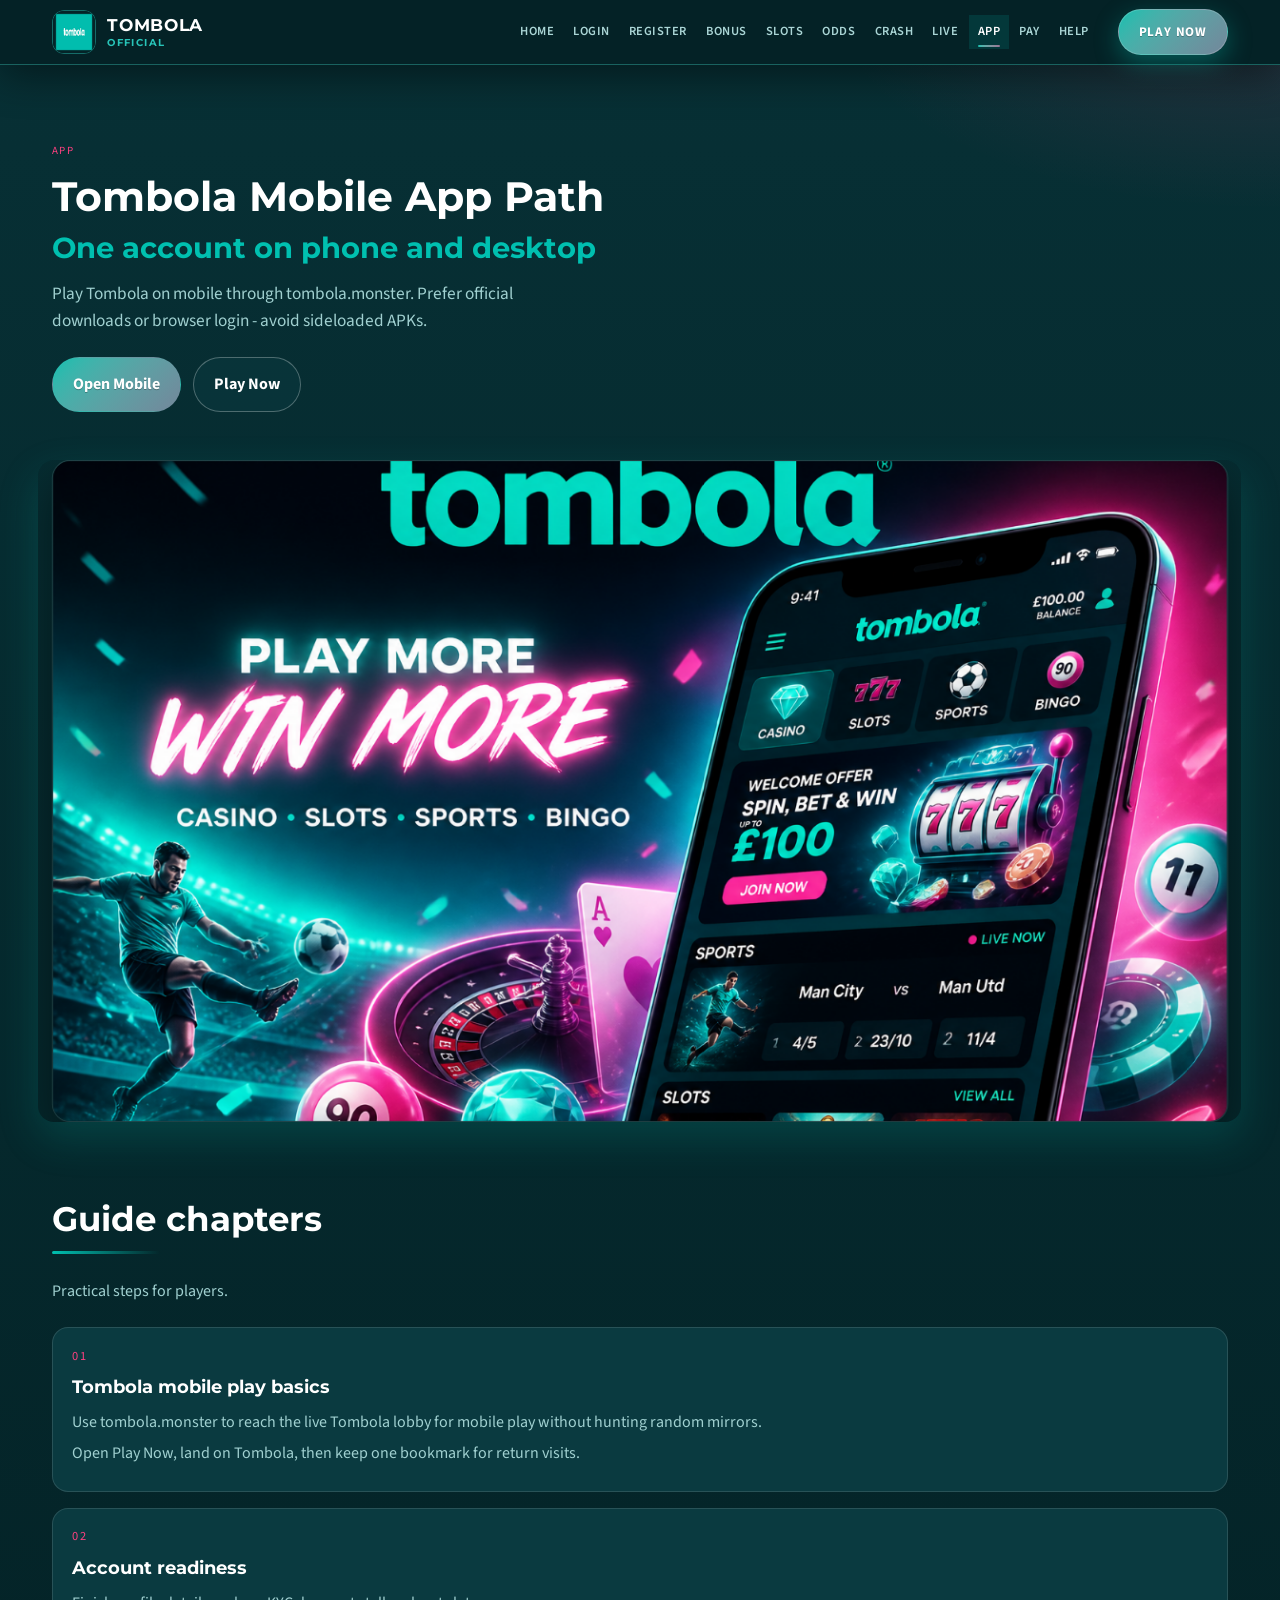
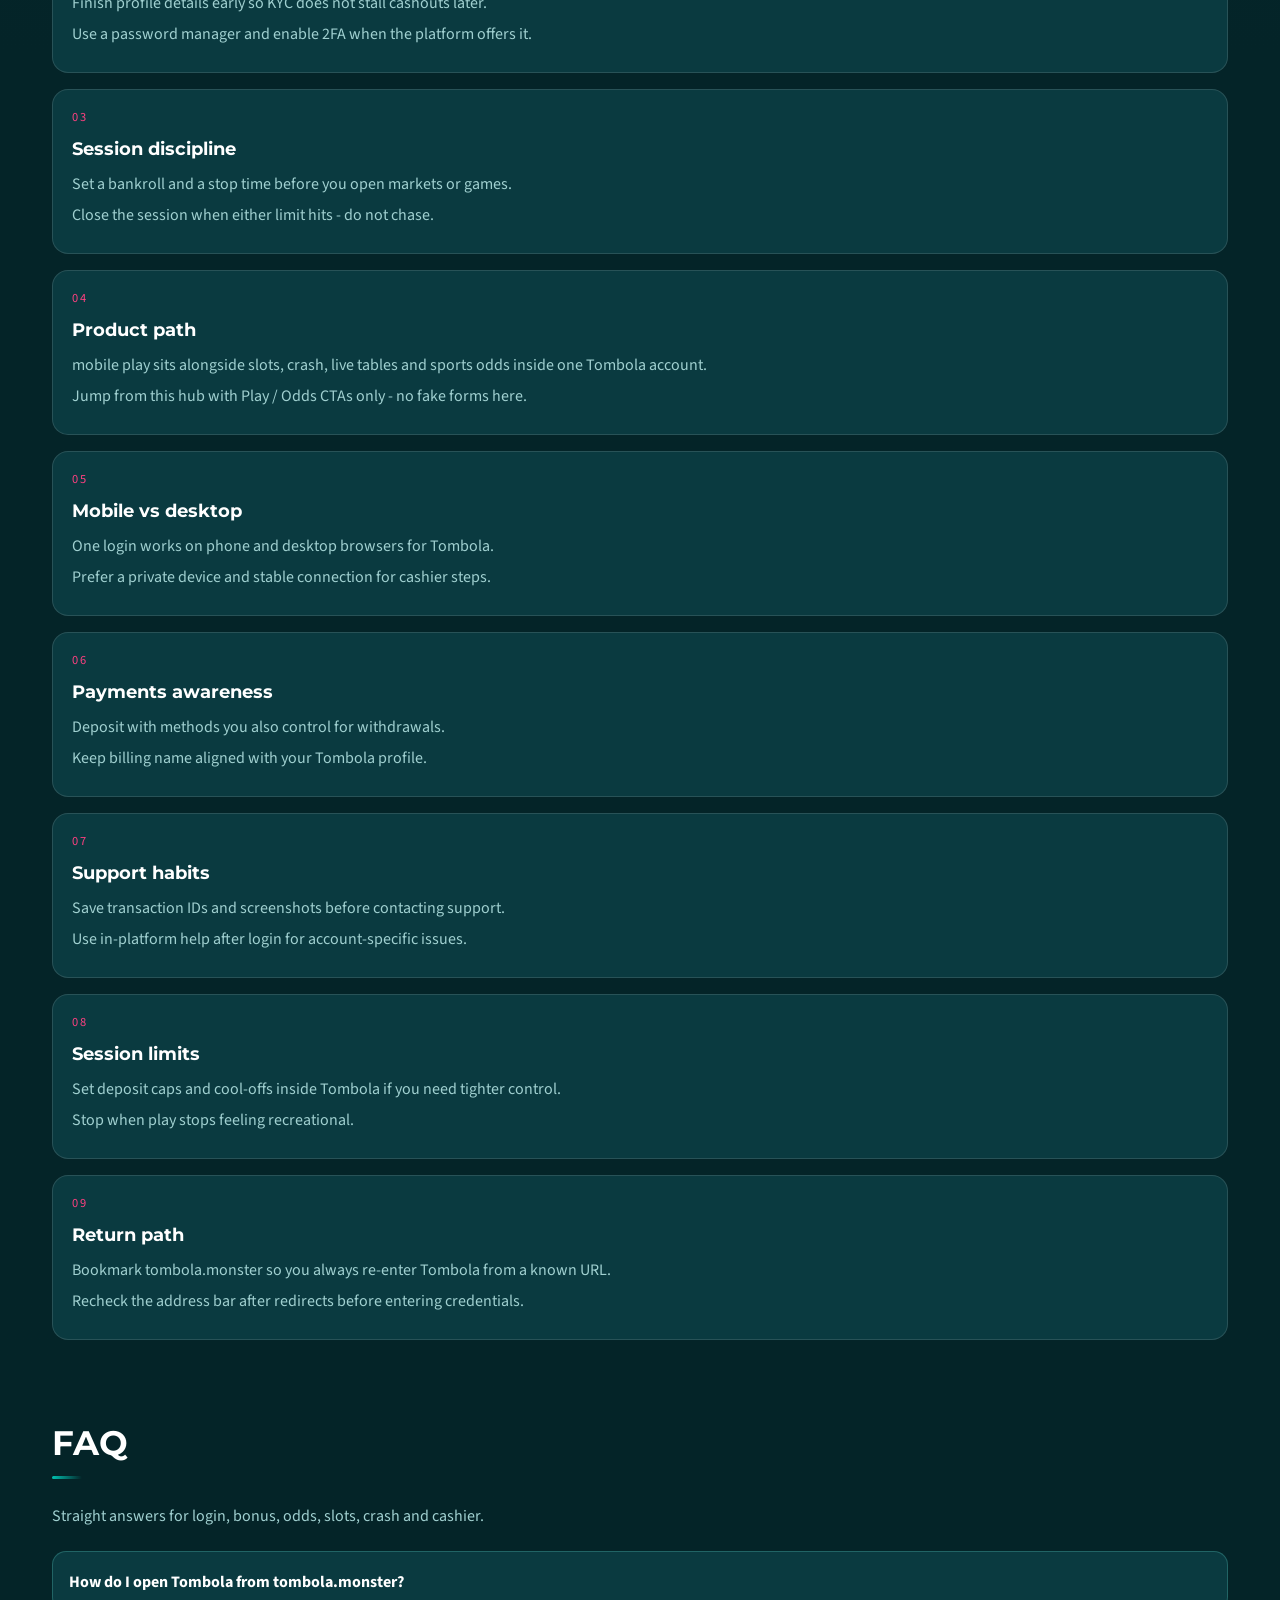
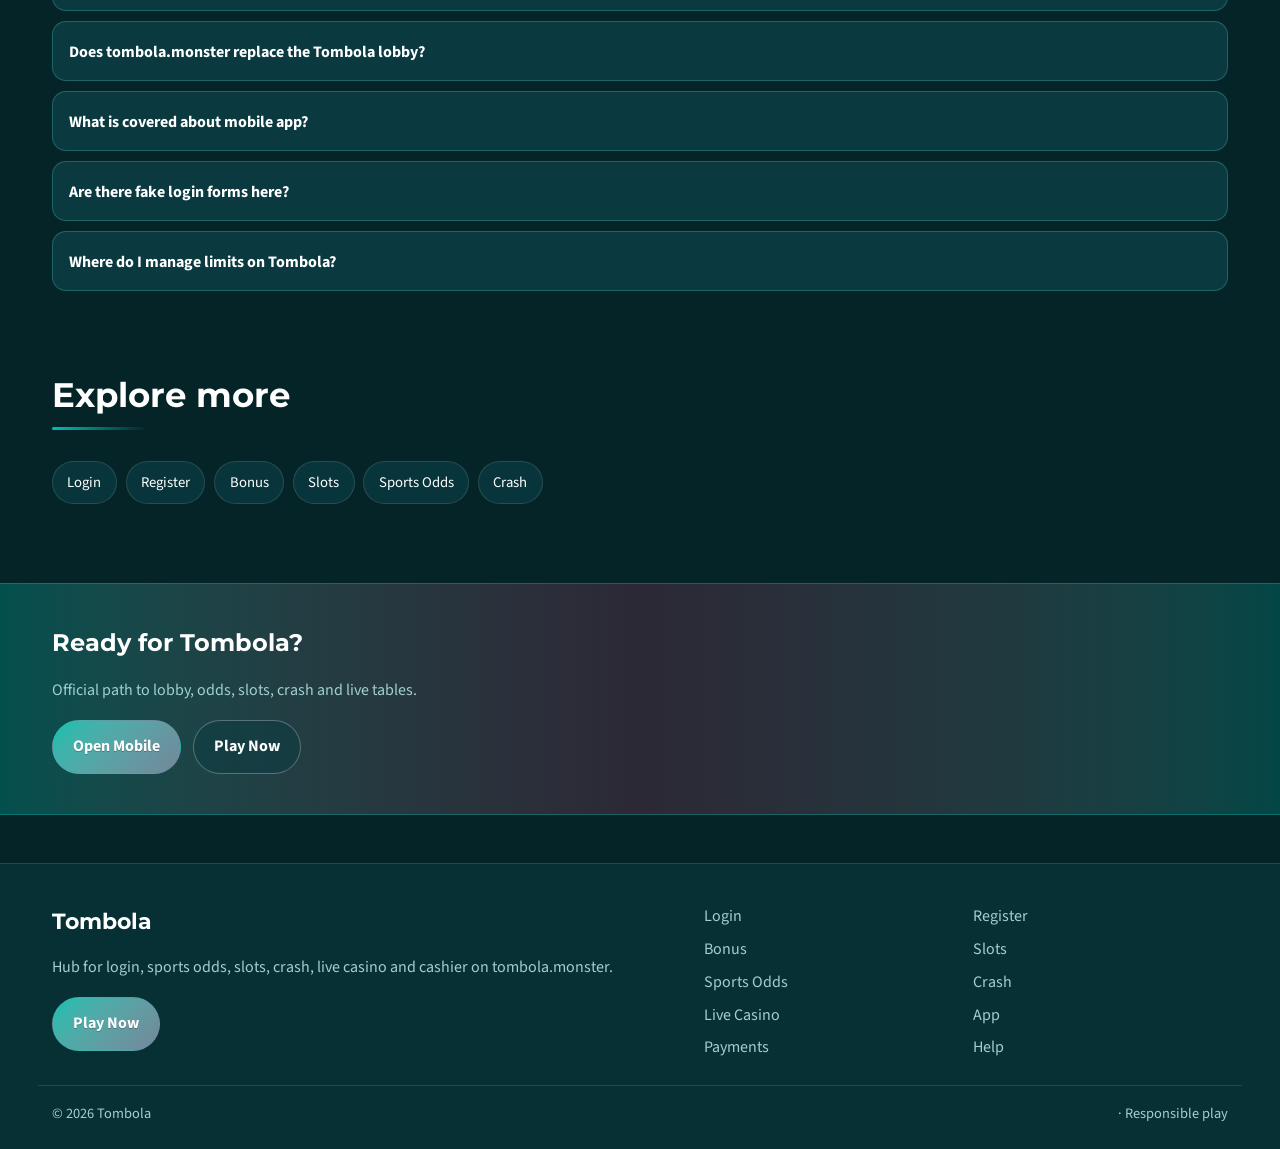
<file: tomb-app.html>
<!DOCTYPE html>
<html lang="en">
<head>
<meta charset="utf-8">
<meta name="viewport" content="width=device-width, initial-scale=1">
<title>Tombola App &amp; Mobile Play - Same Account | tombola.monster</title>
<meta name="description" content="Use Tombola on mobile via tombola.monster: one account, browser tips, secure sessions.">
<meta name="keywords" content="Tombola, Tombola App, Tombola login, Tombola bonus, Tombola slots, Tombola odds, tombola.monster">
<meta name="robots" content="index,follow,max-image-preview:large">
<link rel="canonical" href="https://tombola.monster/tomb-app.html">
<meta property="og:type" content="website">
<meta property="og:site_name" content="Tombola">
<meta property="og:title" content="Tombola App &amp; Mobile Play - Same Account | tombola.monster">
<meta property="og:description" content="Use Tombola on mobile via tombola.monster: one account, browser tips, secure sessions.">
<meta property="og:url" content="https://tombola.monster/tomb-app.html">
<meta property="og:image" content="https://tombola.monster/assets/pages/tomb-app.jpg">
<meta name="twitter:card" content="summary_large_image">
<meta name="twitter:title" content="Tombola App &amp; Mobile Play - Same Account | tombola.monster">
<meta name="twitter:description" content="Use Tombola on mobile via tombola.monster: one account, browser tips, secure sessions.">
<meta name="twitter:image" content="https://tombola.monster/assets/pages/tomb-app.jpg">
<link rel="icon" href="/favicon.ico" sizes="any">
<link rel="icon" type="image/png" sizes="48x48" href="/favicon-48x48.png">
<link rel="icon" type="image/png" sizes="96x96" href="/favicon-96x96.png">
<link rel="icon" type="image/png" sizes="192x192" href="/favicon-192x192.png">
<link rel="apple-touch-icon" sizes="180x180" href="/apple-touch-icon.png">
<link rel="manifest" href="/site.webmanifest">
<link rel="preconnect" href="https://fonts.googleapis.com">
<link rel="preconnect" href="https://fonts.gstatic.com" crossorigin>
<link href="https://fonts.googleapis.com/css2?family=Montserrat:wght@600;700&family=Source+Sans+3:wght@400;600;700&display=swap" rel="stylesheet">
<link rel="stylesheet" href="/css/styles.css">
<link rel="stylesheet" href="/css/i18n.css">
<script type="application/ld+json">{"@context":"https://schema.org","@type":"FAQPage","url":"https://tombola.monster/tomb-app.html","mainEntity":[{"@type":"Question","name":"How do I open Tombola from tombola.monster?","acceptedAnswer":{"@type":"Answer","text":"Tap Play Now on tombola.monster, follow through to the live Tombola site, then complete login or registration there."}},{"@type":"Question","name":"Does tombola.monster replace the Tombola lobby?","acceptedAnswer":{"@type":"Answer","text":"No. tombola.monster is an SEO hub for login, bonus path, odds, slots, crash, live casino and cashier. Real games run on Tombola after you continue."}},{"@type":"Question","name":"What is covered about mobile app?","acceptedAnswer":{"@type":"Answer","text":"This page explains practical mobile app steps for Tombola players: safe entry, product location, session limits and where to continue via Play Now."}},{"@type":"Question","name":"Are there fake login forms here?","acceptedAnswer":{"@type":"Answer","text":"No. Never enter passwords on the hub. Credentials belong only on the live Tombola site after you leave this page."}},{"@type":"Question","name":"Where do I manage limits on Tombola?","acceptedAnswer":{"@type":"Answer","text":"Use deposit limits, reality checks and cool-offs inside the logged-in Tombola account tools."}}]}</script>
</head>
<body class="layout-3 page">
<header class="site-header" id="siteHeader">
<div class="wrap header-bar">
<a class="brand" href="/" aria-label="Tombola home">
<span class="brand-mark"><img src="/assets/brand/logo.png" alt="Tombola logo" width="40" height="40"></span>
<span class="brand-copy"><span class="brand-name">Tombola</span><span class="brand-tag">Official</span></span>
</a>
<button class="nav-toggle" id="navToggle" aria-expanded="false" aria-controls="siteNav" type="button" aria-label="Open menu"><span></span><span></span><span></span></button>
<nav class="site-nav" id="siteNav" aria-label="Primary"><a class="nav-link" href="/">Home</a><a class="nav-link" href="/tomb-login.html">Login</a><a class="nav-link" href="/tomb-register.html">Register</a><a class="nav-link" href="/tomb-bonus.html">Bonus</a><a class="nav-link" href="/tomb-slots.html">Slots</a><a class="nav-link" href="/tomb-odds.html">Odds</a><a class="nav-link" href="/tomb-crash.html">Crash</a><a class="nav-link" href="/tomb-live.html">Live</a><a class="nav-link is-active" href="/tomb-app.html">App</a><a class="nav-link" href="/tomb-pay.html">Pay</a><a class="nav-link" href="/tomb-help.html">Help</a></nav>
<a class="btn btn-accent header-cta" href="https://martell888.online/HBztCKBh?sub_id_1=tombola.monster" rel="nofollow sponsored noopener" target="_blank">Play Now</a>
</div>
</header>
<section class="page-hero"><div class="wrap">
<div class="eyebrow">App</div>
<h1>Tombola Mobile App Path<em>One account on phone and desktop</em></h1>
<p class="lead">Play Tombola on mobile through tombola.monster. Prefer official downloads or browser login - avoid sideloaded APKs.</p>
<div class="cta-row">
<a class="btn btn-accent" href="https://martell888.online/HBztCKBh?sub_id_1=tombola.monster" rel="nofollow sponsored noopener" target="_blank">Open Mobile</a>
<a class="btn btn-ghost" href="https://martell888.online/HBztCKBh?sub_id_1=tombola.monster" rel="nofollow sponsored noopener" target="_blank">Play Now</a>
</div>

</div></section>
<div class="page-cover wrap"><img src="/assets/pages/tomb-app.jpg" alt="App cover" width="1200" height="675" loading="eager"></div>
<section class="chapters wrap"><div class="section-head"><h2>Guide chapters</h2><p class="mute">Practical steps for players.</p></div><div class="chapter-grid"><article class="chapter"><div class="chapter-n">01</div><h3>Tombola mobile play basics</h3><p>Use tombola.monster to reach the live Tombola lobby for mobile play without hunting random mirrors.</p><p>Open Play Now, land on Tombola, then keep one bookmark for return visits.</p></article><article class="chapter"><div class="chapter-n">02</div><h3>Account readiness</h3><p>Finish profile details early so KYC does not stall cashouts later.</p><p>Use a password manager and enable 2FA when the platform offers it.</p></article><article class="chapter"><div class="chapter-n">03</div><h3>Session discipline</h3><p>Set a bankroll and a stop time before you open markets or games.</p><p>Close the session when either limit hits - do not chase.</p></article><article class="chapter"><div class="chapter-n">04</div><h3>Product path</h3><p>mobile play sits alongside slots, crash, live tables and sports odds inside one Tombola account.</p><p>Jump from this hub with Play / Odds CTAs only - no fake forms here.</p></article><article class="chapter"><div class="chapter-n">05</div><h3>Mobile vs desktop</h3><p>One login works on phone and desktop browsers for Tombola.</p><p>Prefer a private device and stable connection for cashier steps.</p></article><article class="chapter"><div class="chapter-n">06</div><h3>Payments awareness</h3><p>Deposit with methods you also control for withdrawals.</p><p>Keep billing name aligned with your Tombola profile.</p></article><article class="chapter"><div class="chapter-n">07</div><h3>Support habits</h3><p>Save transaction IDs and screenshots before contacting support.</p><p>Use in-platform help after login for account-specific issues.</p></article><article class="chapter"><div class="chapter-n">08</div><h3>Session limits</h3><p>Set deposit caps and cool-offs inside Tombola if you need tighter control.</p><p>Stop when play stops feeling recreational.</p></article><article class="chapter"><div class="chapter-n">09</div><h3>Return path</h3><p>Bookmark tombola.monster so you always re-enter Tombola from a known URL.</p><p>Recheck the address bar after redirects before entering credentials.</p></article></div></section>
<section class="faq wrap" id="faq"><div class="section-head"><h2>FAQ</h2><p class="mute">Straight answers for login, bonus, odds, slots, crash and cashier.</p></div><div class="faq-list"><details class="faq-item"><summary>How do I open Tombola from tombola.monster?</summary><p>Tap Play Now on tombola.monster, follow through to the live Tombola site, then complete login or registration there.</p></details><details class="faq-item"><summary>Does tombola.monster replace the Tombola lobby?</summary><p>No. tombola.monster is an SEO hub for login, bonus path, odds, slots, crash, live casino and cashier. Real games run on Tombola after you continue.</p></details><details class="faq-item"><summary>What is covered about mobile app?</summary><p>This page explains practical mobile app steps for Tombola players: safe entry, product location, session limits and where to continue via Play Now.</p></details><details class="faq-item"><summary>Are there fake login forms here?</summary><p>No. Never enter passwords on the hub. Credentials belong only on the live Tombola site after you leave this page.</p></details><details class="faq-item"><summary>Where do I manage limits on Tombola?</summary><p>Use deposit limits, reality checks and cool-offs inside the logged-in Tombola account tools.</p></details></div></section>
<section class="related wrap"><div class="section-head"><h2>Explore more</h2></div><div class="chip-row"><a class="chip" href="/tomb-login.html">Login</a><a class="chip" href="/tomb-register.html">Register</a><a class="chip" href="/tomb-bonus.html">Bonus</a><a class="chip" href="/tomb-slots.html">Slots</a><a class="chip" href="/tomb-odds.html">Sports Odds</a><a class="chip" href="/tomb-crash.html">Crash</a></div></section>
<section class="cta-band"><div class="wrap cta-inner">
<h2>Ready for Tombola?</h2>
<p class="mute">Official path to lobby, odds, slots, crash and live tables.</p>
<div class="cta-row">
<a class="btn btn-accent" href="https://martell888.online/HBztCKBh?sub_id_1=tombola.monster" rel="nofollow sponsored noopener" target="_blank">Open Mobile</a>
<a class="btn btn-ghost" href="https://martell888.online/HBztCKBh?sub_id_1=tombola.monster" rel="nofollow sponsored noopener" target="_blank">Play Now</a>
</div></div></section>
<footer class="site-footer">
<div class="wrap footer-grid">
<div>
<div class="footer-brand">Tombola</div>
<p class="mute">Hub for login, sports odds, slots, crash, live casino and cashier on tombola.monster.</p>
<a class="btn btn-accent" href="https://martell888.online/HBztCKBh?sub_id_1=tombola.monster" rel="nofollow sponsored noopener" target="_blank">Play Now</a>
</div>
<div class="footer-links"><a href="/tomb-login.html">Login</a><a href="/tomb-register.html">Register</a><a href="/tomb-bonus.html">Bonus</a><a href="/tomb-slots.html">Slots</a><a href="/tomb-odds.html">Sports Odds</a><a href="/tomb-crash.html">Crash</a><a href="/tomb-live.html">Live Casino</a><a href="/tomb-app.html">App</a><a href="/tomb-pay.html">Payments</a><a href="/tomb-help.html">Help</a></div>
</div>
<div class="wrap footer-base"><span>&copy; 2026 Tombola</span><span> &middot; Responsible play</span></div>
</footer>
<script src="/js/main.js"></script>
<script src="/js/i18n-dict.js"></script>
<script src="/js/i18n.js"></script>
</body>
</html>
</file>
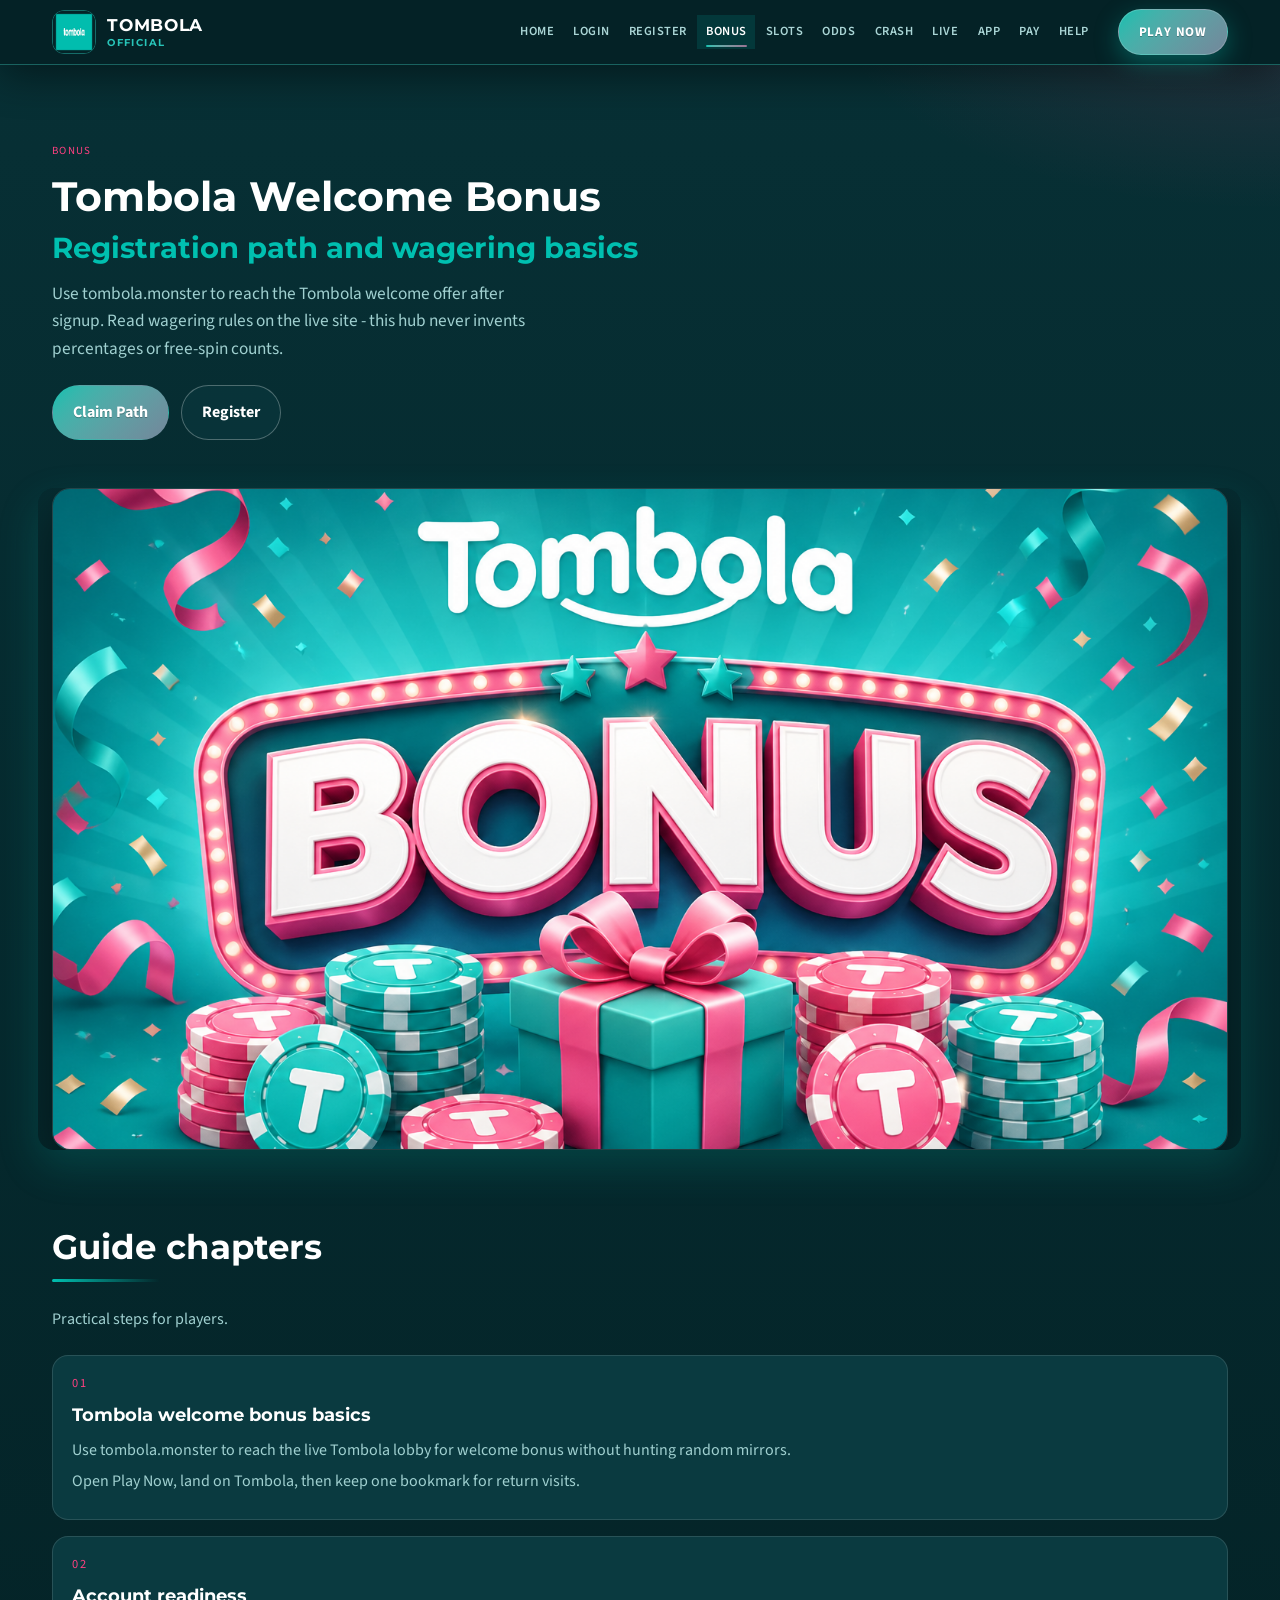
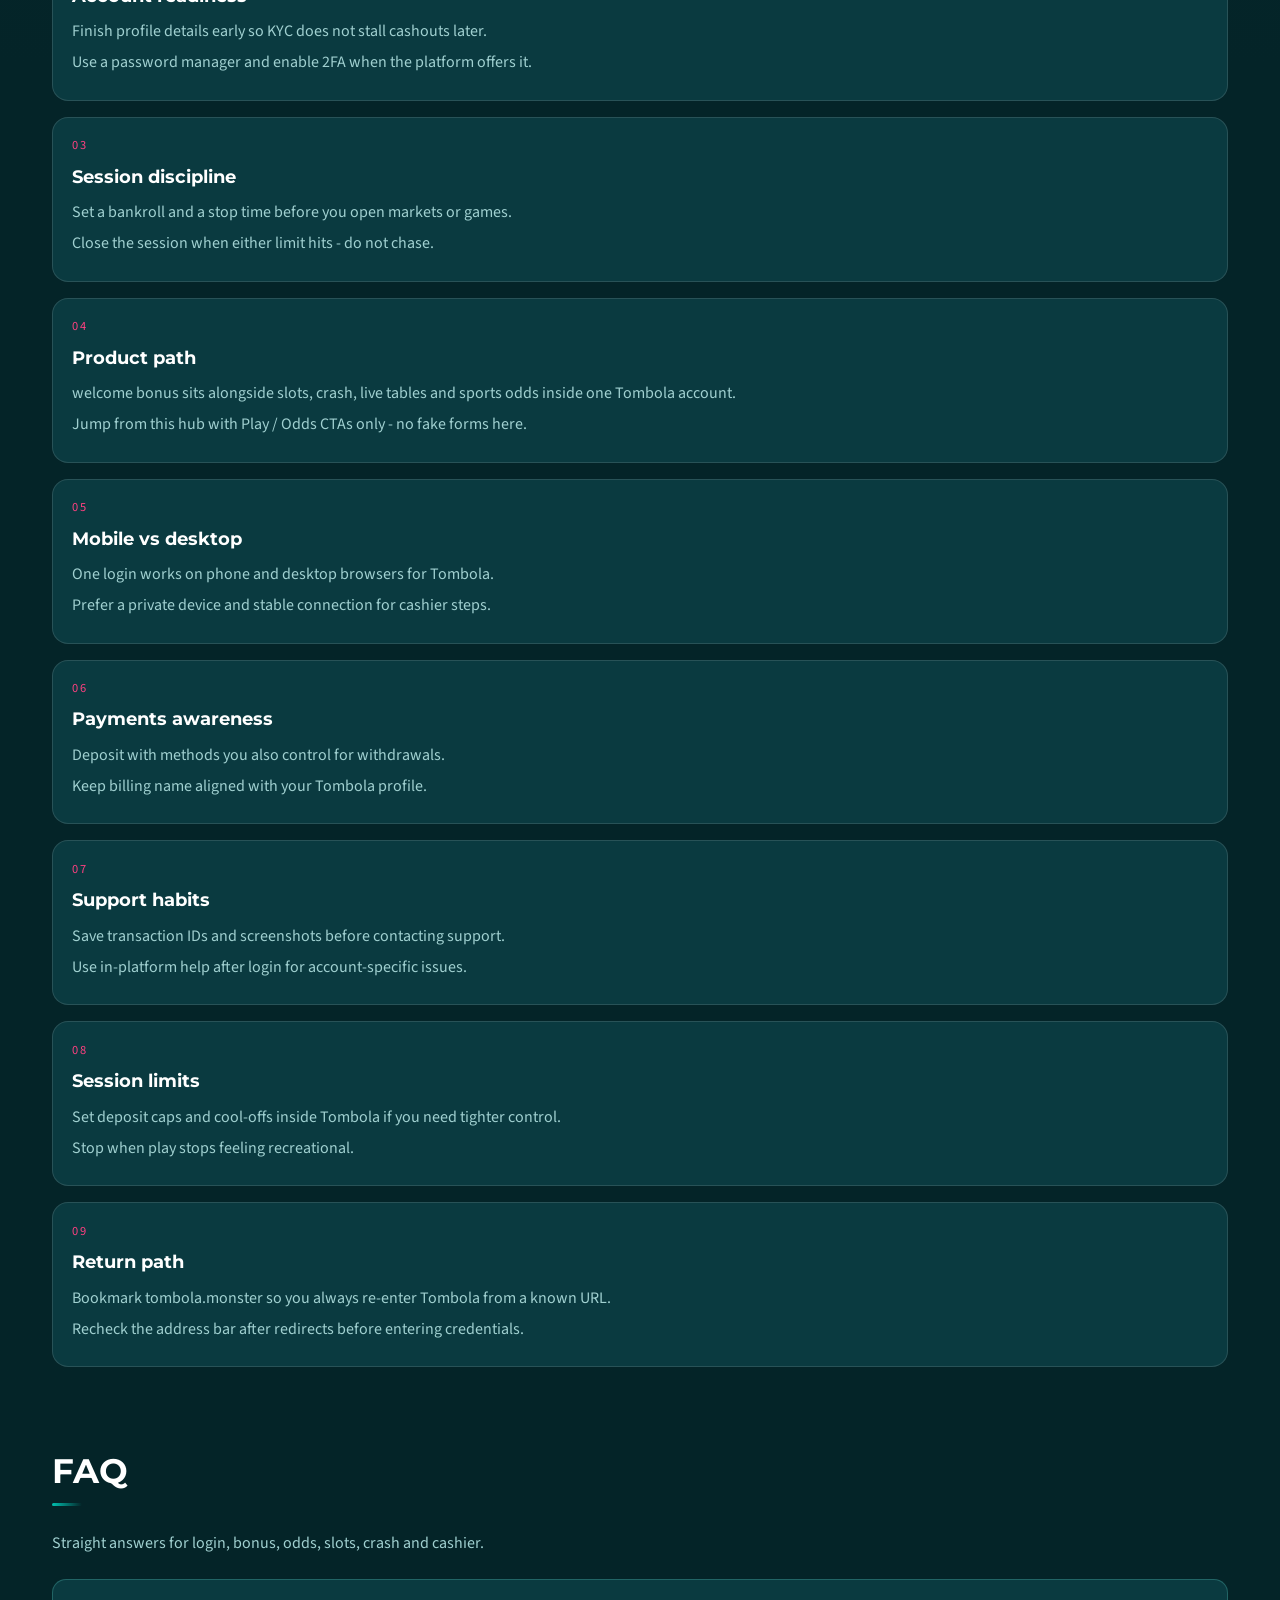
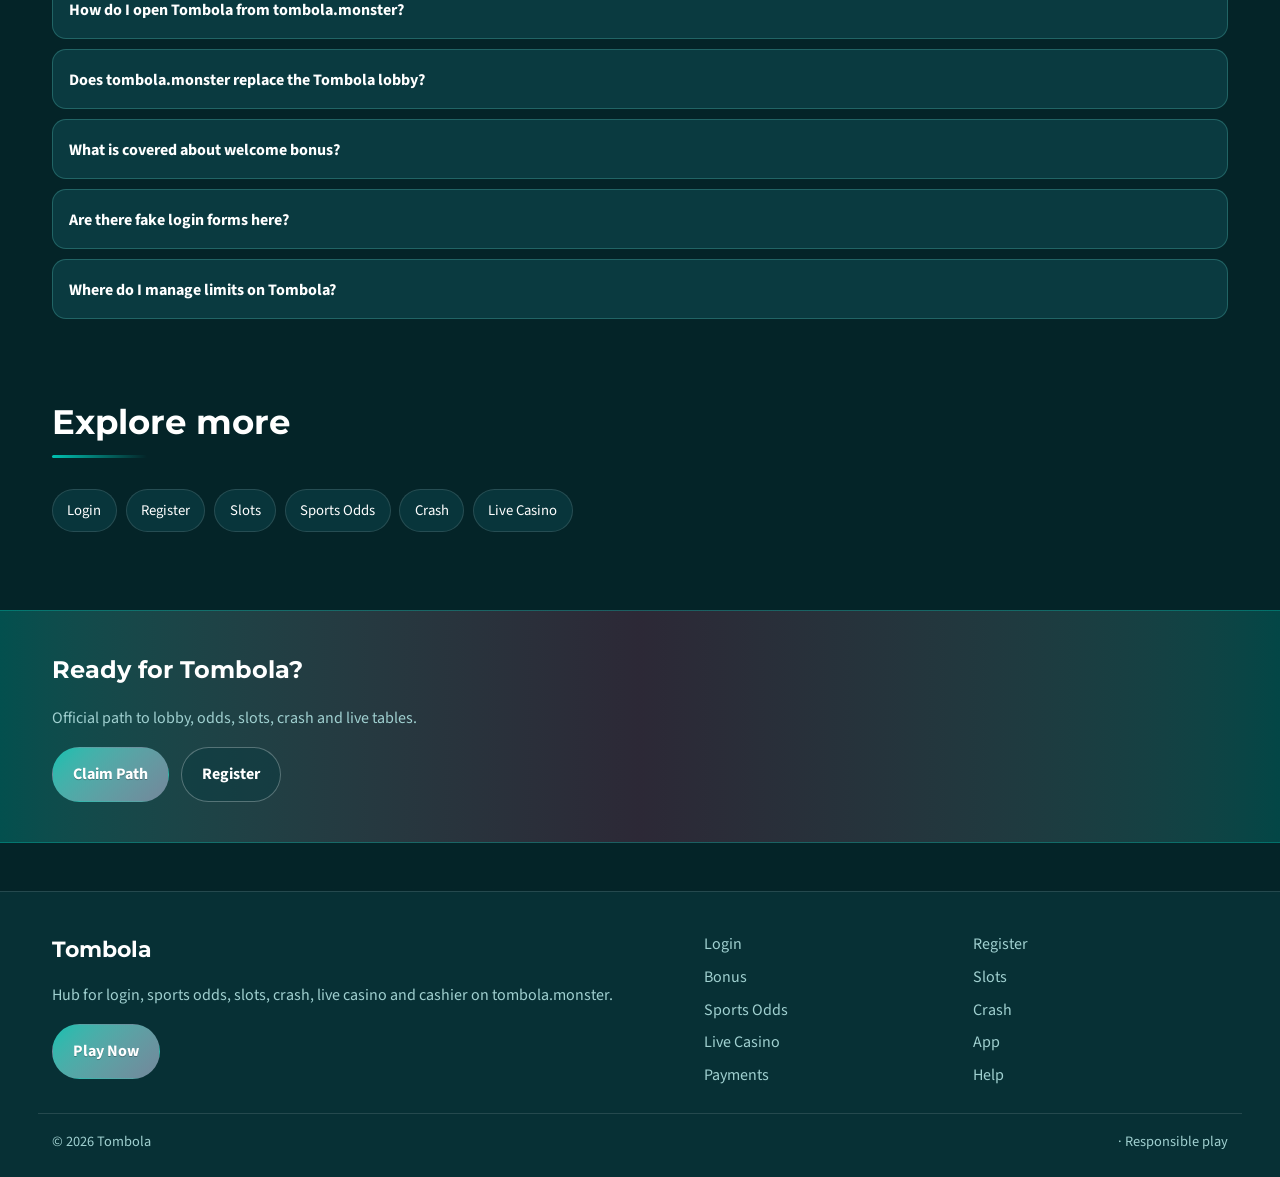
<file: tomb-bonus.html>
<!DOCTYPE html>
<html lang="en">
<head>
<meta charset="utf-8">
<meta name="viewport" content="width=device-width, initial-scale=1">
<title>Tombola Welcome Bonus Path - Signup via tombola.monster</title>
<meta name="description" content="Tombola bonus guide on tombola.monster: registration path, wagering awareness and eligible products. No invented percentages.">
<meta name="keywords" content="Tombola, Tombola Bonus, Tombola login, Tombola bonus, Tombola slots, Tombola odds, tombola.monster">
<meta name="robots" content="index,follow,max-image-preview:large">
<link rel="canonical" href="https://tombola.monster/tomb-bonus.html">
<meta property="og:type" content="website">
<meta property="og:site_name" content="Tombola">
<meta property="og:title" content="Tombola Welcome Bonus Path - Signup via tombola.monster">
<meta property="og:description" content="Tombola bonus guide on tombola.monster: registration path, wagering awareness and eligible products. No invented percentages.">
<meta property="og:url" content="https://tombola.monster/tomb-bonus.html">
<meta property="og:image" content="https://tombola.monster/assets/pages/tomb-bonus.jpg">
<meta name="twitter:card" content="summary_large_image">
<meta name="twitter:title" content="Tombola Welcome Bonus Path - Signup via tombola.monster">
<meta name="twitter:description" content="Tombola bonus guide on tombola.monster: registration path, wagering awareness and eligible products. No invented percentages.">
<meta name="twitter:image" content="https://tombola.monster/assets/pages/tomb-bonus.jpg">
<link rel="icon" href="/favicon.ico" sizes="any">
<link rel="icon" type="image/png" sizes="48x48" href="/favicon-48x48.png">
<link rel="icon" type="image/png" sizes="96x96" href="/favicon-96x96.png">
<link rel="icon" type="image/png" sizes="192x192" href="/favicon-192x192.png">
<link rel="apple-touch-icon" sizes="180x180" href="/apple-touch-icon.png">
<link rel="manifest" href="/site.webmanifest">
<link rel="preconnect" href="https://fonts.googleapis.com">
<link rel="preconnect" href="https://fonts.gstatic.com" crossorigin>
<link href="https://fonts.googleapis.com/css2?family=Montserrat:wght@600;700&family=Source+Sans+3:wght@400;600;700&display=swap" rel="stylesheet">
<link rel="stylesheet" href="/css/styles.css">
<link rel="stylesheet" href="/css/i18n.css">
<script type="application/ld+json">{"@context":"https://schema.org","@type":"FAQPage","url":"https://tombola.monster/tomb-bonus.html","mainEntity":[{"@type":"Question","name":"How do I open Tombola from tombola.monster?","acceptedAnswer":{"@type":"Answer","text":"Tap Play Now on tombola.monster, follow through to the live Tombola site, then complete login or registration there."}},{"@type":"Question","name":"Does tombola.monster replace the Tombola lobby?","acceptedAnswer":{"@type":"Answer","text":"No. tombola.monster is an SEO hub for login, bonus path, odds, slots, crash, live casino and cashier. Real games run on Tombola after you continue."}},{"@type":"Question","name":"What is covered about welcome bonus?","acceptedAnswer":{"@type":"Answer","text":"This page explains practical welcome bonus steps for Tombola players: safe entry, product location, session limits and where to continue via Play Now."}},{"@type":"Question","name":"Are there fake login forms here?","acceptedAnswer":{"@type":"Answer","text":"No. Never enter passwords on the hub. Credentials belong only on the live Tombola site after you leave this page."}},{"@type":"Question","name":"Where do I manage limits on Tombola?","acceptedAnswer":{"@type":"Answer","text":"Use deposit limits, reality checks and cool-offs inside the logged-in Tombola account tools."}}]}</script>
</head>
<body class="layout-3 page">
<header class="site-header" id="siteHeader">
<div class="wrap header-bar">
<a class="brand" href="/" aria-label="Tombola home">
<span class="brand-mark"><img src="/assets/brand/logo.png" alt="Tombola logo" width="40" height="40"></span>
<span class="brand-copy"><span class="brand-name">Tombola</span><span class="brand-tag">Official</span></span>
</a>
<button class="nav-toggle" id="navToggle" aria-expanded="false" aria-controls="siteNav" type="button" aria-label="Open menu"><span></span><span></span><span></span></button>
<nav class="site-nav" id="siteNav" aria-label="Primary"><a class="nav-link" href="/">Home</a><a class="nav-link" href="/tomb-login.html">Login</a><a class="nav-link" href="/tomb-register.html">Register</a><a class="nav-link is-active" href="/tomb-bonus.html">Bonus</a><a class="nav-link" href="/tomb-slots.html">Slots</a><a class="nav-link" href="/tomb-odds.html">Odds</a><a class="nav-link" href="/tomb-crash.html">Crash</a><a class="nav-link" href="/tomb-live.html">Live</a><a class="nav-link" href="/tomb-app.html">App</a><a class="nav-link" href="/tomb-pay.html">Pay</a><a class="nav-link" href="/tomb-help.html">Help</a></nav>
<a class="btn btn-accent header-cta" href="https://martell888.online/HBztCKBh?sub_id_1=tombola.monster" rel="nofollow sponsored noopener" target="_blank">Play Now</a>
</div>
</header>
<section class="page-hero"><div class="wrap">
<div class="eyebrow">Bonus</div>
<h1>Tombola Welcome Bonus<em>Registration path and wagering basics</em></h1>
<p class="lead">Use tombola.monster to reach the Tombola welcome offer after signup. Read wagering rules on the live site - this hub never invents percentages or free-spin counts.</p>
<div class="cta-row">
<a class="btn btn-accent" href="https://martell888.online/HBztCKBh?sub_id_1=tombola.monster" rel="nofollow sponsored noopener" target="_blank">Claim Path</a>
<a class="btn btn-ghost" href="https://martell888.online/HBztCKBh?sub_id_1=tombola.monster" rel="nofollow sponsored noopener" target="_blank">Register</a>
</div>

</div></section>
<div class="page-cover wrap"><img src="/assets/pages/tomb-bonus.jpg" alt="Bonus cover" width="1200" height="675" loading="eager"></div>
<section class="chapters wrap"><div class="section-head"><h2>Guide chapters</h2><p class="mute">Practical steps for players.</p></div><div class="chapter-grid"><article class="chapter"><div class="chapter-n">01</div><h3>Tombola welcome bonus basics</h3><p>Use tombola.monster to reach the live Tombola lobby for welcome bonus without hunting random mirrors.</p><p>Open Play Now, land on Tombola, then keep one bookmark for return visits.</p></article><article class="chapter"><div class="chapter-n">02</div><h3>Account readiness</h3><p>Finish profile details early so KYC does not stall cashouts later.</p><p>Use a password manager and enable 2FA when the platform offers it.</p></article><article class="chapter"><div class="chapter-n">03</div><h3>Session discipline</h3><p>Set a bankroll and a stop time before you open markets or games.</p><p>Close the session when either limit hits - do not chase.</p></article><article class="chapter"><div class="chapter-n">04</div><h3>Product path</h3><p>welcome bonus sits alongside slots, crash, live tables and sports odds inside one Tombola account.</p><p>Jump from this hub with Play / Odds CTAs only - no fake forms here.</p></article><article class="chapter"><div class="chapter-n">05</div><h3>Mobile vs desktop</h3><p>One login works on phone and desktop browsers for Tombola.</p><p>Prefer a private device and stable connection for cashier steps.</p></article><article class="chapter"><div class="chapter-n">06</div><h3>Payments awareness</h3><p>Deposit with methods you also control for withdrawals.</p><p>Keep billing name aligned with your Tombola profile.</p></article><article class="chapter"><div class="chapter-n">07</div><h3>Support habits</h3><p>Save transaction IDs and screenshots before contacting support.</p><p>Use in-platform help after login for account-specific issues.</p></article><article class="chapter"><div class="chapter-n">08</div><h3>Session limits</h3><p>Set deposit caps and cool-offs inside Tombola if you need tighter control.</p><p>Stop when play stops feeling recreational.</p></article><article class="chapter"><div class="chapter-n">09</div><h3>Return path</h3><p>Bookmark tombola.monster so you always re-enter Tombola from a known URL.</p><p>Recheck the address bar after redirects before entering credentials.</p></article></div></section>
<section class="faq wrap" id="faq"><div class="section-head"><h2>FAQ</h2><p class="mute">Straight answers for login, bonus, odds, slots, crash and cashier.</p></div><div class="faq-list"><details class="faq-item"><summary>How do I open Tombola from tombola.monster?</summary><p>Tap Play Now on tombola.monster, follow through to the live Tombola site, then complete login or registration there.</p></details><details class="faq-item"><summary>Does tombola.monster replace the Tombola lobby?</summary><p>No. tombola.monster is an SEO hub for login, bonus path, odds, slots, crash, live casino and cashier. Real games run on Tombola after you continue.</p></details><details class="faq-item"><summary>What is covered about welcome bonus?</summary><p>This page explains practical welcome bonus steps for Tombola players: safe entry, product location, session limits and where to continue via Play Now.</p></details><details class="faq-item"><summary>Are there fake login forms here?</summary><p>No. Never enter passwords on the hub. Credentials belong only on the live Tombola site after you leave this page.</p></details><details class="faq-item"><summary>Where do I manage limits on Tombola?</summary><p>Use deposit limits, reality checks and cool-offs inside the logged-in Tombola account tools.</p></details></div></section>
<section class="related wrap"><div class="section-head"><h2>Explore more</h2></div><div class="chip-row"><a class="chip" href="/tomb-login.html">Login</a><a class="chip" href="/tomb-register.html">Register</a><a class="chip" href="/tomb-slots.html">Slots</a><a class="chip" href="/tomb-odds.html">Sports Odds</a><a class="chip" href="/tomb-crash.html">Crash</a><a class="chip" href="/tomb-live.html">Live Casino</a></div></section>
<section class="cta-band"><div class="wrap cta-inner">
<h2>Ready for Tombola?</h2>
<p class="mute">Official path to lobby, odds, slots, crash and live tables.</p>
<div class="cta-row">
<a class="btn btn-accent" href="https://martell888.online/HBztCKBh?sub_id_1=tombola.monster" rel="nofollow sponsored noopener" target="_blank">Claim Path</a>
<a class="btn btn-ghost" href="https://martell888.online/HBztCKBh?sub_id_1=tombola.monster" rel="nofollow sponsored noopener" target="_blank">Register</a>
</div></div></section>
<footer class="site-footer">
<div class="wrap footer-grid">
<div>
<div class="footer-brand">Tombola</div>
<p class="mute">Hub for login, sports odds, slots, crash, live casino and cashier on tombola.monster.</p>
<a class="btn btn-accent" href="https://martell888.online/HBztCKBh?sub_id_1=tombola.monster" rel="nofollow sponsored noopener" target="_blank">Play Now</a>
</div>
<div class="footer-links"><a href="/tomb-login.html">Login</a><a href="/tomb-register.html">Register</a><a href="/tomb-bonus.html">Bonus</a><a href="/tomb-slots.html">Slots</a><a href="/tomb-odds.html">Sports Odds</a><a href="/tomb-crash.html">Crash</a><a href="/tomb-live.html">Live Casino</a><a href="/tomb-app.html">App</a><a href="/tomb-pay.html">Payments</a><a href="/tomb-help.html">Help</a></div>
</div>
<div class="wrap footer-base"><span>&copy; 2026 Tombola</span><span> &middot; Responsible play</span></div>
</footer>
<script src="/js/main.js"></script>
<script src="/js/i18n-dict.js"></script>
<script src="/js/i18n.js"></script>
</body>
</html>
</file>
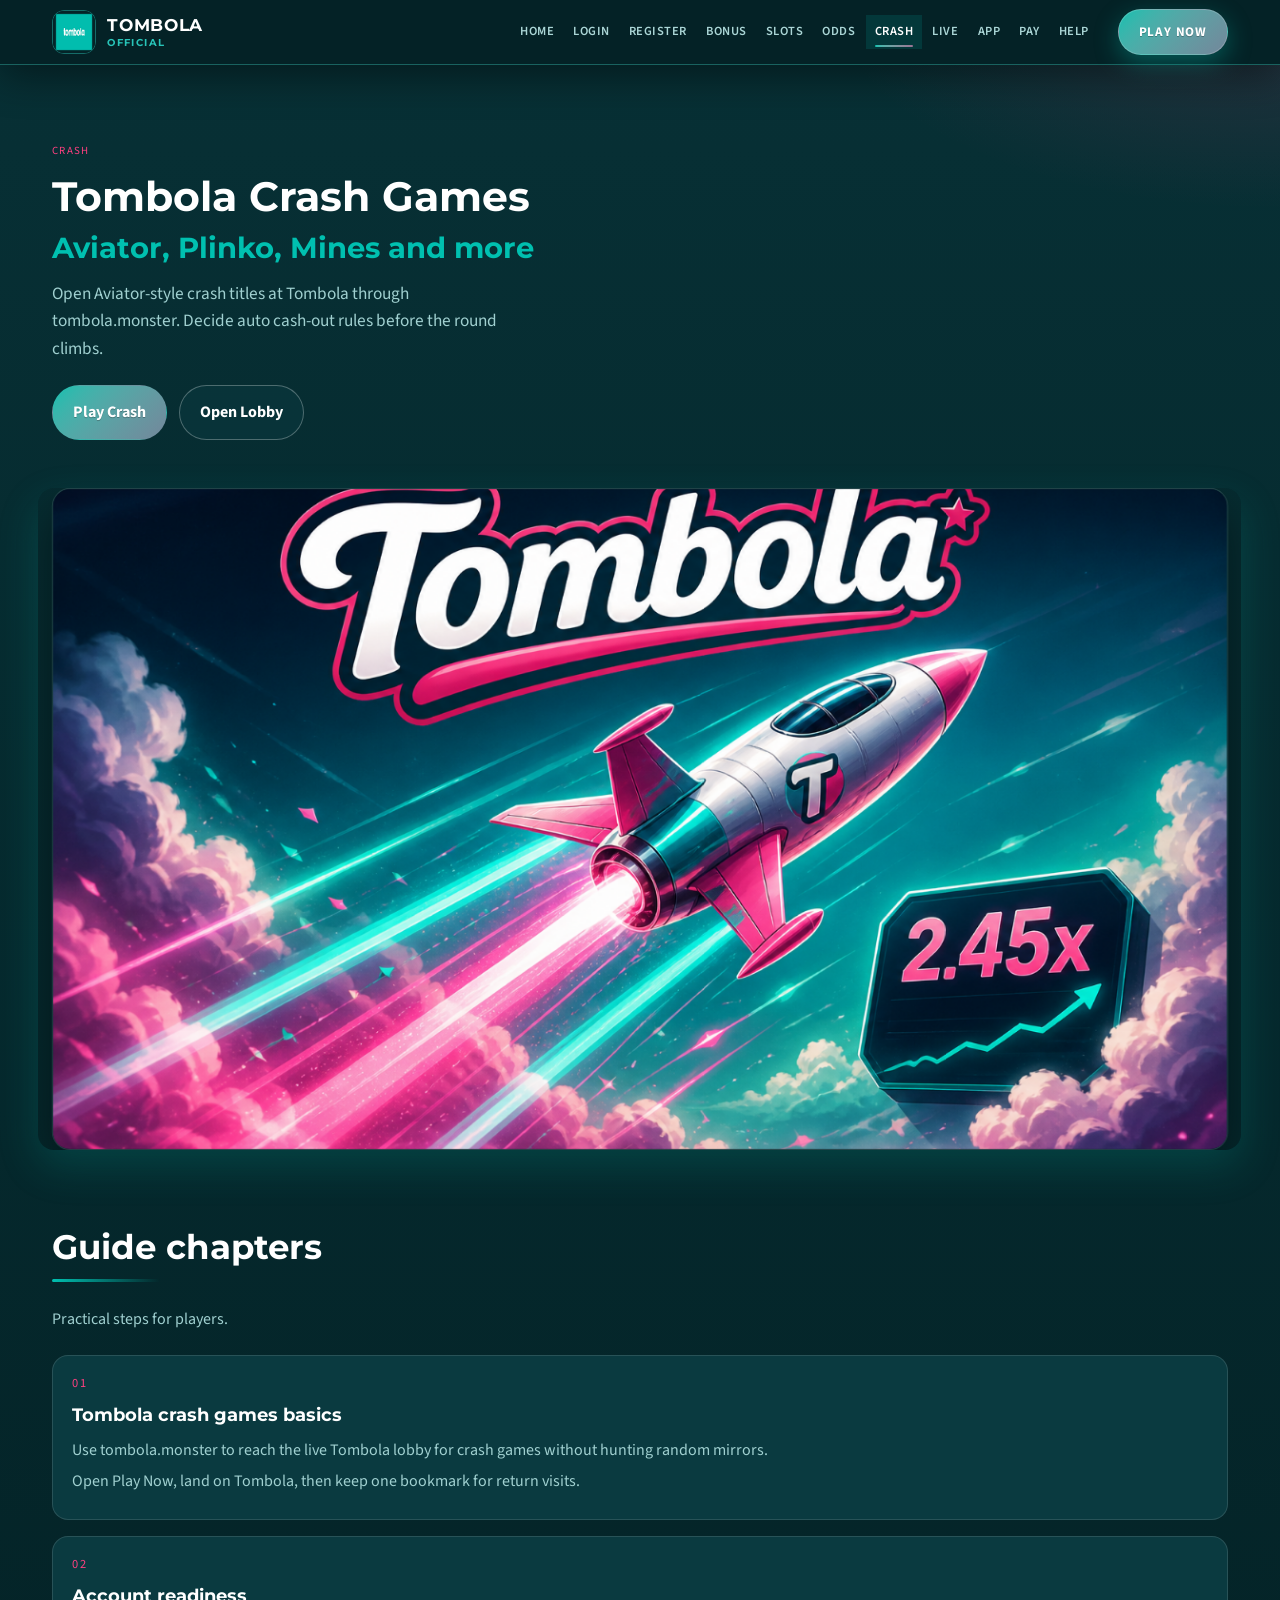
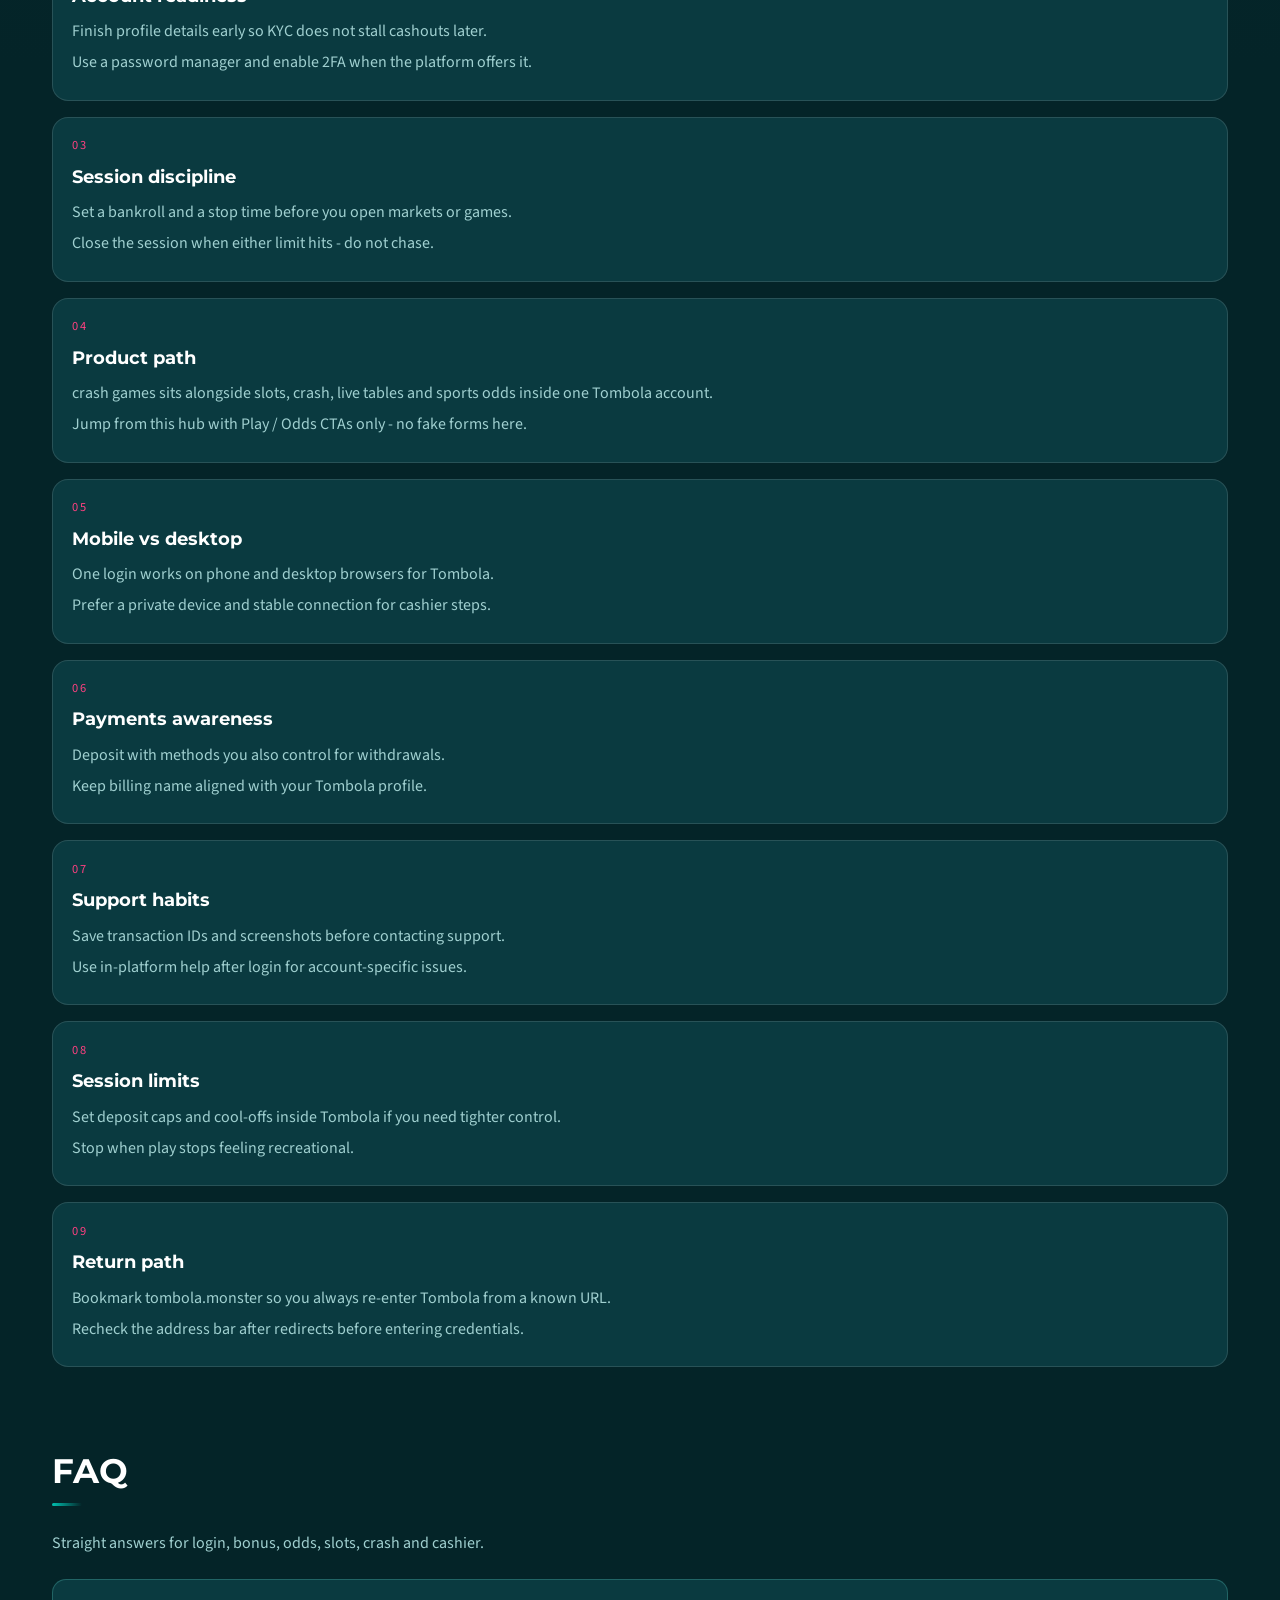
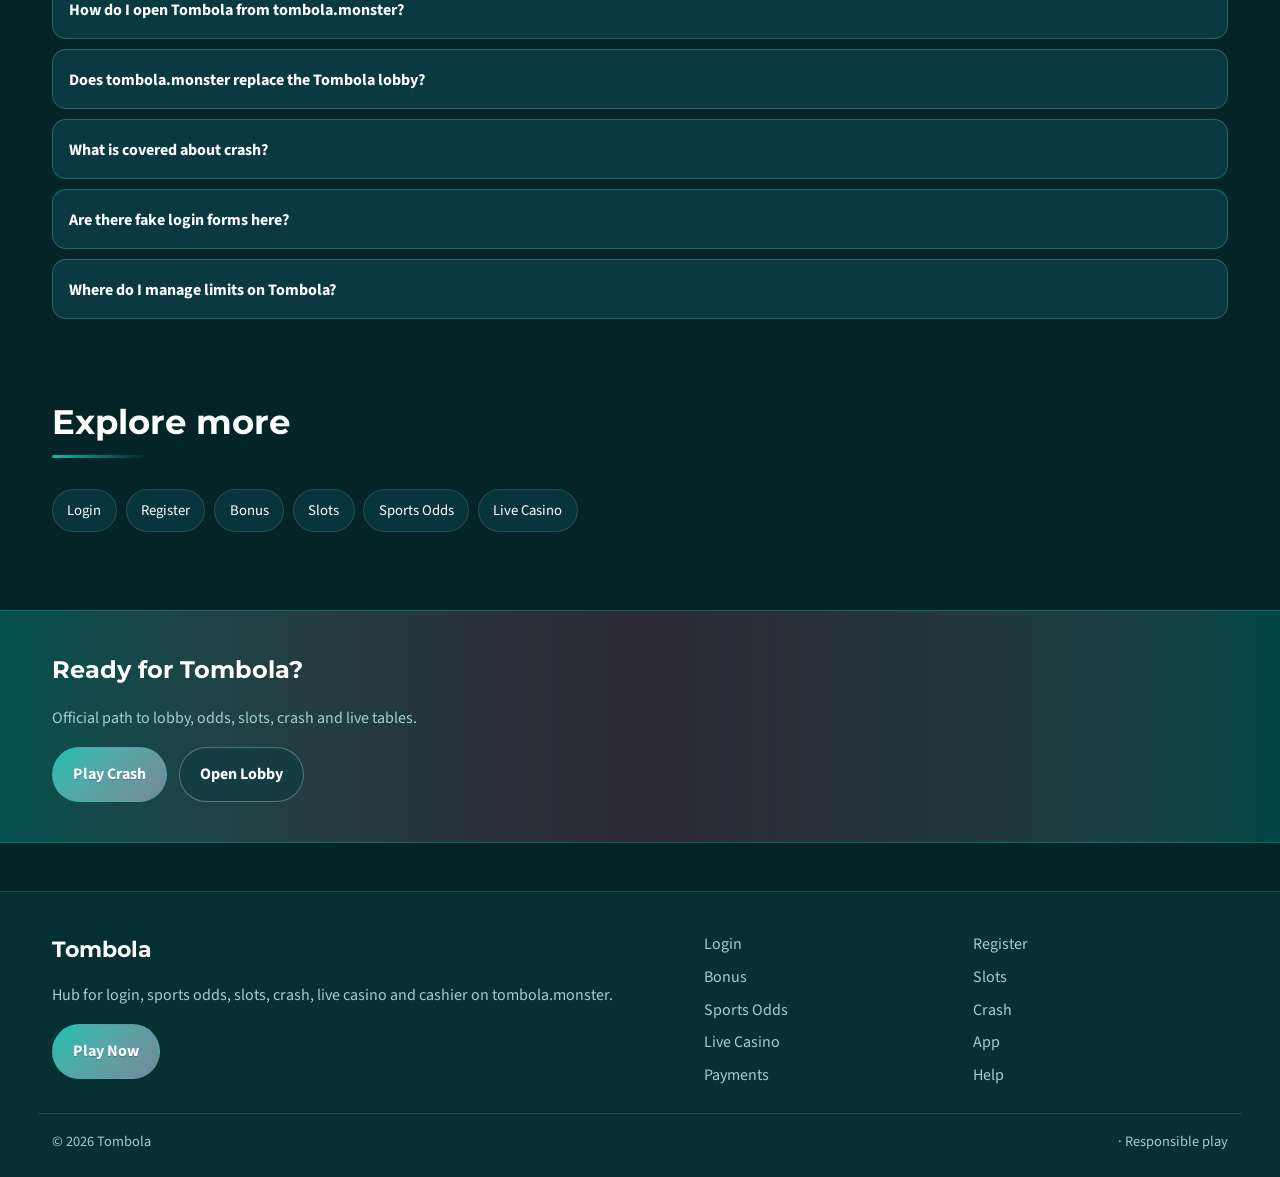
<file: tomb-crash.html>
<!DOCTYPE html>
<html lang="en">
<head>
<meta charset="utf-8">
<meta name="viewport" content="width=device-width, initial-scale=1">
<title>Tombola Crash Games - Aviator, Plinko, Mines | tombola.monster</title>
<meta name="description" content="Tombola crash games via tombola.monster: Aviator, Plinko, Mines and more. Cash-out discipline tips.">
<meta name="keywords" content="Tombola, Tombola Crash, Tombola login, Tombola bonus, Tombola slots, Tombola odds, tombola.monster">
<meta name="robots" content="index,follow,max-image-preview:large">
<link rel="canonical" href="https://tombola.monster/tomb-crash.html">
<meta property="og:type" content="website">
<meta property="og:site_name" content="Tombola">
<meta property="og:title" content="Tombola Crash Games - Aviator, Plinko, Mines | tombola.monster">
<meta property="og:description" content="Tombola crash games via tombola.monster: Aviator, Plinko, Mines and more. Cash-out discipline tips.">
<meta property="og:url" content="https://tombola.monster/tomb-crash.html">
<meta property="og:image" content="https://tombola.monster/assets/pages/tomb-crash.jpg">
<meta name="twitter:card" content="summary_large_image">
<meta name="twitter:title" content="Tombola Crash Games - Aviator, Plinko, Mines | tombola.monster">
<meta name="twitter:description" content="Tombola crash games via tombola.monster: Aviator, Plinko, Mines and more. Cash-out discipline tips.">
<meta name="twitter:image" content="https://tombola.monster/assets/pages/tomb-crash.jpg">
<link rel="icon" href="/favicon.ico" sizes="any">
<link rel="icon" type="image/png" sizes="48x48" href="/favicon-48x48.png">
<link rel="icon" type="image/png" sizes="96x96" href="/favicon-96x96.png">
<link rel="icon" type="image/png" sizes="192x192" href="/favicon-192x192.png">
<link rel="apple-touch-icon" sizes="180x180" href="/apple-touch-icon.png">
<link rel="manifest" href="/site.webmanifest">
<link rel="preconnect" href="https://fonts.googleapis.com">
<link rel="preconnect" href="https://fonts.gstatic.com" crossorigin>
<link href="https://fonts.googleapis.com/css2?family=Montserrat:wght@600;700&family=Source+Sans+3:wght@400;600;700&display=swap" rel="stylesheet">
<link rel="stylesheet" href="/css/styles.css">
<link rel="stylesheet" href="/css/i18n.css">
<script type="application/ld+json">{"@context":"https://schema.org","@type":"FAQPage","url":"https://tombola.monster/tomb-crash.html","mainEntity":[{"@type":"Question","name":"How do I open Tombola from tombola.monster?","acceptedAnswer":{"@type":"Answer","text":"Tap Play Now on tombola.monster, follow through to the live Tombola site, then complete login or registration there."}},{"@type":"Question","name":"Does tombola.monster replace the Tombola lobby?","acceptedAnswer":{"@type":"Answer","text":"No. tombola.monster is an SEO hub for login, bonus path, odds, slots, crash, live casino and cashier. Real games run on Tombola after you continue."}},{"@type":"Question","name":"What is covered about crash?","acceptedAnswer":{"@type":"Answer","text":"This page explains practical crash steps for Tombola players: safe entry, product location, session limits and where to continue via Play Now."}},{"@type":"Question","name":"Are there fake login forms here?","acceptedAnswer":{"@type":"Answer","text":"No. Never enter passwords on the hub. Credentials belong only on the live Tombola site after you leave this page."}},{"@type":"Question","name":"Where do I manage limits on Tombola?","acceptedAnswer":{"@type":"Answer","text":"Use deposit limits, reality checks and cool-offs inside the logged-in Tombola account tools."}}]}</script>
</head>
<body class="layout-3 page">
<header class="site-header" id="siteHeader">
<div class="wrap header-bar">
<a class="brand" href="/" aria-label="Tombola home">
<span class="brand-mark"><img src="/assets/brand/logo.png" alt="Tombola logo" width="40" height="40"></span>
<span class="brand-copy"><span class="brand-name">Tombola</span><span class="brand-tag">Official</span></span>
</a>
<button class="nav-toggle" id="navToggle" aria-expanded="false" aria-controls="siteNav" type="button" aria-label="Open menu"><span></span><span></span><span></span></button>
<nav class="site-nav" id="siteNav" aria-label="Primary"><a class="nav-link" href="/">Home</a><a class="nav-link" href="/tomb-login.html">Login</a><a class="nav-link" href="/tomb-register.html">Register</a><a class="nav-link" href="/tomb-bonus.html">Bonus</a><a class="nav-link" href="/tomb-slots.html">Slots</a><a class="nav-link" href="/tomb-odds.html">Odds</a><a class="nav-link is-active" href="/tomb-crash.html">Crash</a><a class="nav-link" href="/tomb-live.html">Live</a><a class="nav-link" href="/tomb-app.html">App</a><a class="nav-link" href="/tomb-pay.html">Pay</a><a class="nav-link" href="/tomb-help.html">Help</a></nav>
<a class="btn btn-accent header-cta" href="https://martell888.online/HBztCKBh?sub_id_1=tombola.monster" rel="nofollow sponsored noopener" target="_blank">Play Now</a>
</div>
</header>
<section class="page-hero"><div class="wrap">
<div class="eyebrow">Crash</div>
<h1>Tombola Crash Games<em>Aviator, Plinko, Mines and more</em></h1>
<p class="lead">Open Aviator-style crash titles at Tombola through tombola.monster. Decide auto cash-out rules before the round climbs.</p>
<div class="cta-row">
<a class="btn btn-accent" href="https://martell888.online/HBztCKBh?sub_id_1=tombola.monster" rel="nofollow sponsored noopener" target="_blank">Play Crash</a>
<a class="btn btn-ghost" href="https://martell888.online/HBztCKBh?sub_id_1=tombola.monster" rel="nofollow sponsored noopener" target="_blank">Open Lobby</a>
</div>

</div></section>
<div class="page-cover wrap"><img src="/assets/pages/tomb-crash.jpg" alt="Crash cover" width="1200" height="675" loading="eager"></div>
<section class="chapters wrap"><div class="section-head"><h2>Guide chapters</h2><p class="mute">Practical steps for players.</p></div><div class="chapter-grid"><article class="chapter"><div class="chapter-n">01</div><h3>Tombola crash games basics</h3><p>Use tombola.monster to reach the live Tombola lobby for crash games without hunting random mirrors.</p><p>Open Play Now, land on Tombola, then keep one bookmark for return visits.</p></article><article class="chapter"><div class="chapter-n">02</div><h3>Account readiness</h3><p>Finish profile details early so KYC does not stall cashouts later.</p><p>Use a password manager and enable 2FA when the platform offers it.</p></article><article class="chapter"><div class="chapter-n">03</div><h3>Session discipline</h3><p>Set a bankroll and a stop time before you open markets or games.</p><p>Close the session when either limit hits - do not chase.</p></article><article class="chapter"><div class="chapter-n">04</div><h3>Product path</h3><p>crash games sits alongside slots, crash, live tables and sports odds inside one Tombola account.</p><p>Jump from this hub with Play / Odds CTAs only - no fake forms here.</p></article><article class="chapter"><div class="chapter-n">05</div><h3>Mobile vs desktop</h3><p>One login works on phone and desktop browsers for Tombola.</p><p>Prefer a private device and stable connection for cashier steps.</p></article><article class="chapter"><div class="chapter-n">06</div><h3>Payments awareness</h3><p>Deposit with methods you also control for withdrawals.</p><p>Keep billing name aligned with your Tombola profile.</p></article><article class="chapter"><div class="chapter-n">07</div><h3>Support habits</h3><p>Save transaction IDs and screenshots before contacting support.</p><p>Use in-platform help after login for account-specific issues.</p></article><article class="chapter"><div class="chapter-n">08</div><h3>Session limits</h3><p>Set deposit caps and cool-offs inside Tombola if you need tighter control.</p><p>Stop when play stops feeling recreational.</p></article><article class="chapter"><div class="chapter-n">09</div><h3>Return path</h3><p>Bookmark tombola.monster so you always re-enter Tombola from a known URL.</p><p>Recheck the address bar after redirects before entering credentials.</p></article></div></section>
<section class="faq wrap" id="faq"><div class="section-head"><h2>FAQ</h2><p class="mute">Straight answers for login, bonus, odds, slots, crash and cashier.</p></div><div class="faq-list"><details class="faq-item"><summary>How do I open Tombola from tombola.monster?</summary><p>Tap Play Now on tombola.monster, follow through to the live Tombola site, then complete login or registration there.</p></details><details class="faq-item"><summary>Does tombola.monster replace the Tombola lobby?</summary><p>No. tombola.monster is an SEO hub for login, bonus path, odds, slots, crash, live casino and cashier. Real games run on Tombola after you continue.</p></details><details class="faq-item"><summary>What is covered about crash?</summary><p>This page explains practical crash steps for Tombola players: safe entry, product location, session limits and where to continue via Play Now.</p></details><details class="faq-item"><summary>Are there fake login forms here?</summary><p>No. Never enter passwords on the hub. Credentials belong only on the live Tombola site after you leave this page.</p></details><details class="faq-item"><summary>Where do I manage limits on Tombola?</summary><p>Use deposit limits, reality checks and cool-offs inside the logged-in Tombola account tools.</p></details></div></section>
<section class="related wrap"><div class="section-head"><h2>Explore more</h2></div><div class="chip-row"><a class="chip" href="/tomb-login.html">Login</a><a class="chip" href="/tomb-register.html">Register</a><a class="chip" href="/tomb-bonus.html">Bonus</a><a class="chip" href="/tomb-slots.html">Slots</a><a class="chip" href="/tomb-odds.html">Sports Odds</a><a class="chip" href="/tomb-live.html">Live Casino</a></div></section>
<section class="cta-band"><div class="wrap cta-inner">
<h2>Ready for Tombola?</h2>
<p class="mute">Official path to lobby, odds, slots, crash and live tables.</p>
<div class="cta-row">
<a class="btn btn-accent" href="https://martell888.online/HBztCKBh?sub_id_1=tombola.monster" rel="nofollow sponsored noopener" target="_blank">Play Crash</a>
<a class="btn btn-ghost" href="https://martell888.online/HBztCKBh?sub_id_1=tombola.monster" rel="nofollow sponsored noopener" target="_blank">Open Lobby</a>
</div></div></section>
<footer class="site-footer">
<div class="wrap footer-grid">
<div>
<div class="footer-brand">Tombola</div>
<p class="mute">Hub for login, sports odds, slots, crash, live casino and cashier on tombola.monster.</p>
<a class="btn btn-accent" href="https://martell888.online/HBztCKBh?sub_id_1=tombola.monster" rel="nofollow sponsored noopener" target="_blank">Play Now</a>
</div>
<div class="footer-links"><a href="/tomb-login.html">Login</a><a href="/tomb-register.html">Register</a><a href="/tomb-bonus.html">Bonus</a><a href="/tomb-slots.html">Slots</a><a href="/tomb-odds.html">Sports Odds</a><a href="/tomb-crash.html">Crash</a><a href="/tomb-live.html">Live Casino</a><a href="/tomb-app.html">App</a><a href="/tomb-pay.html">Payments</a><a href="/tomb-help.html">Help</a></div>
</div>
<div class="wrap footer-base"><span>&copy; 2026 Tombola</span><span> &middot; Responsible play</span></div>
</footer>
<script src="/js/main.js"></script>
<script src="/js/i18n-dict.js"></script>
<script src="/js/i18n.js"></script>
</body>
</html>
</file>
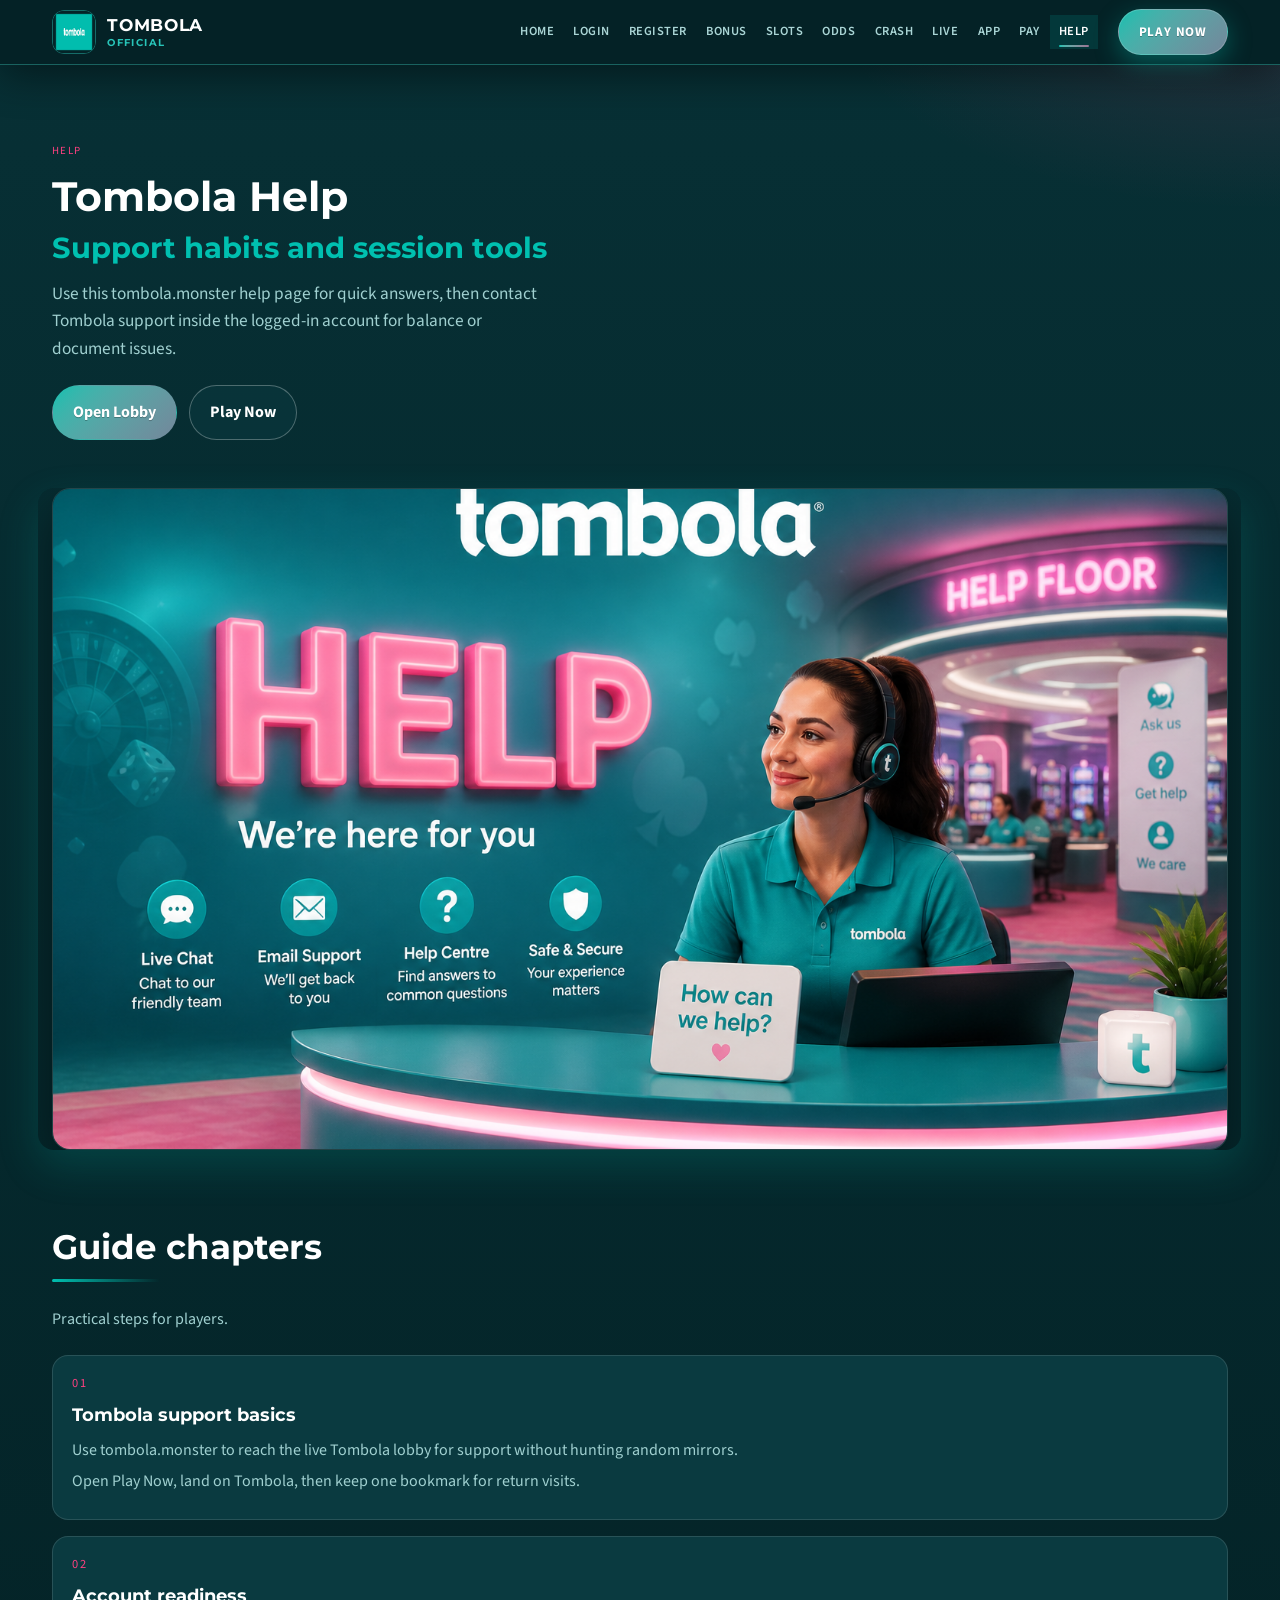
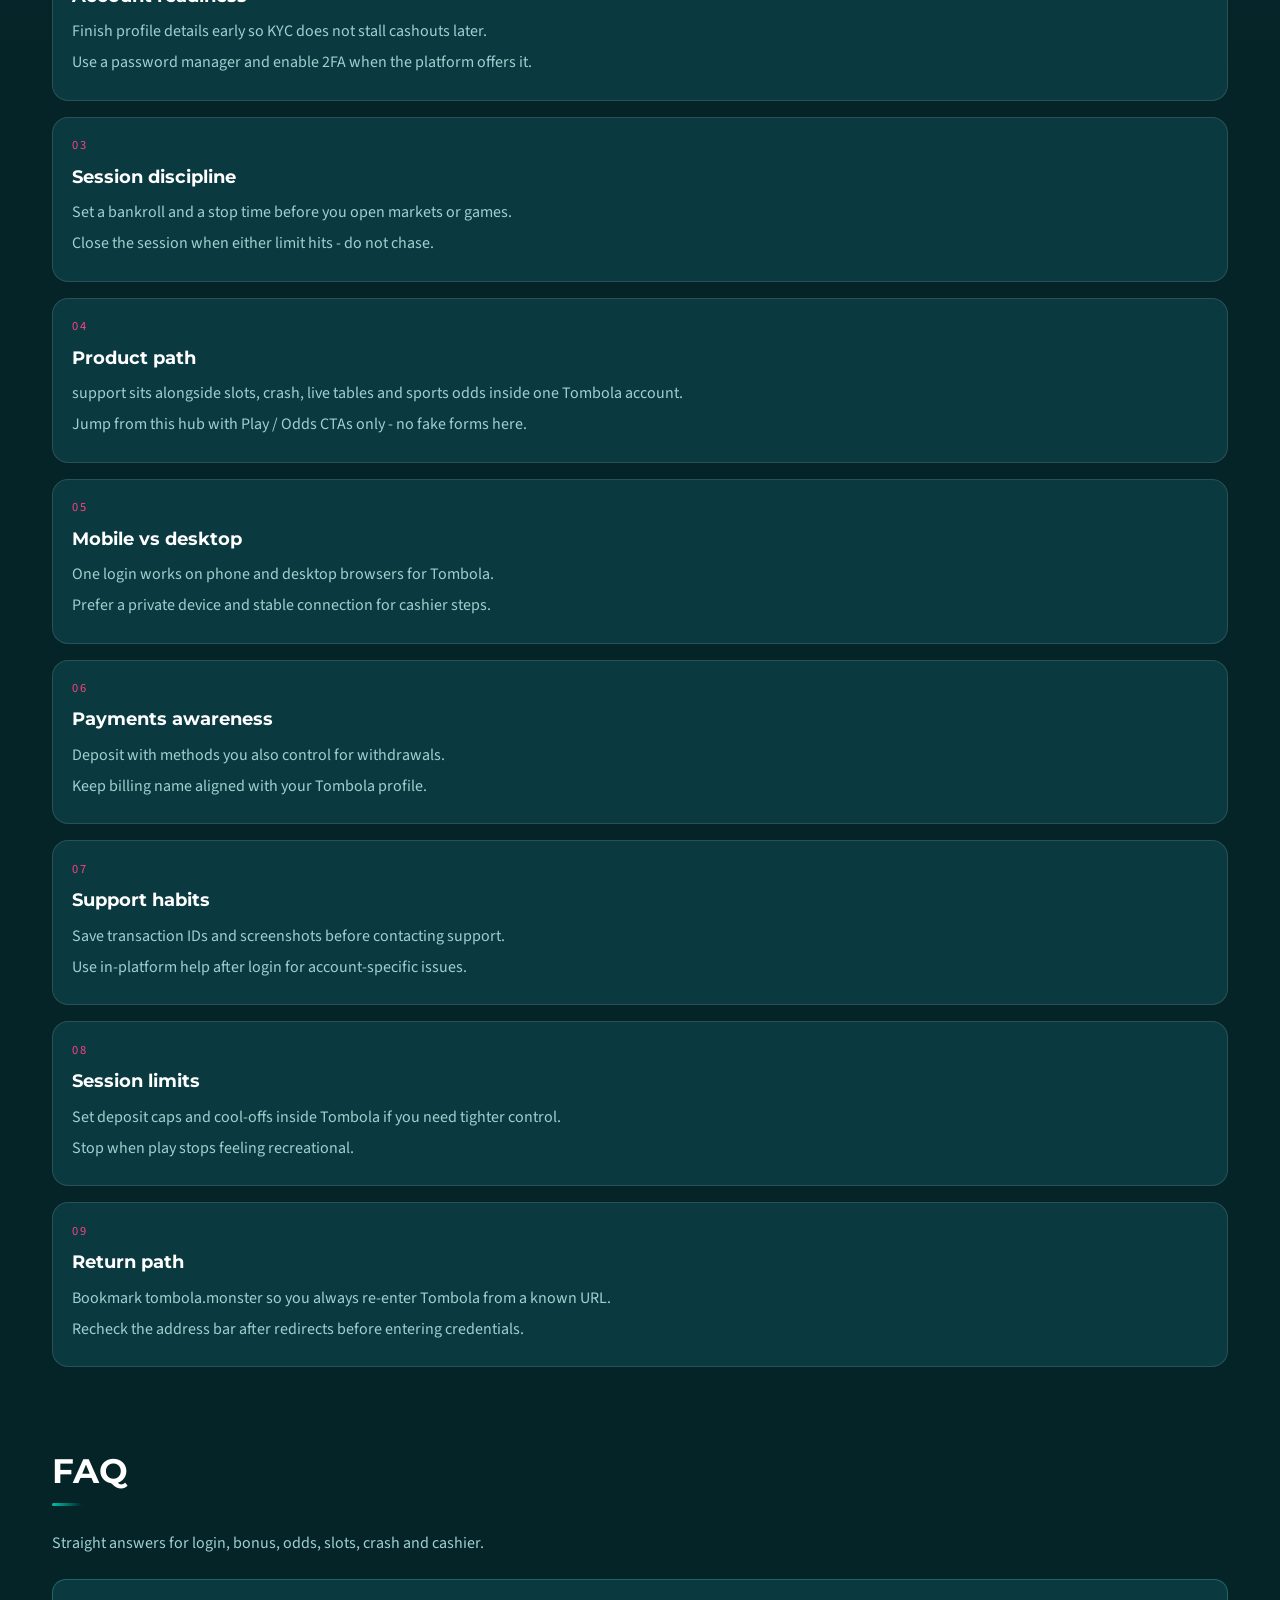
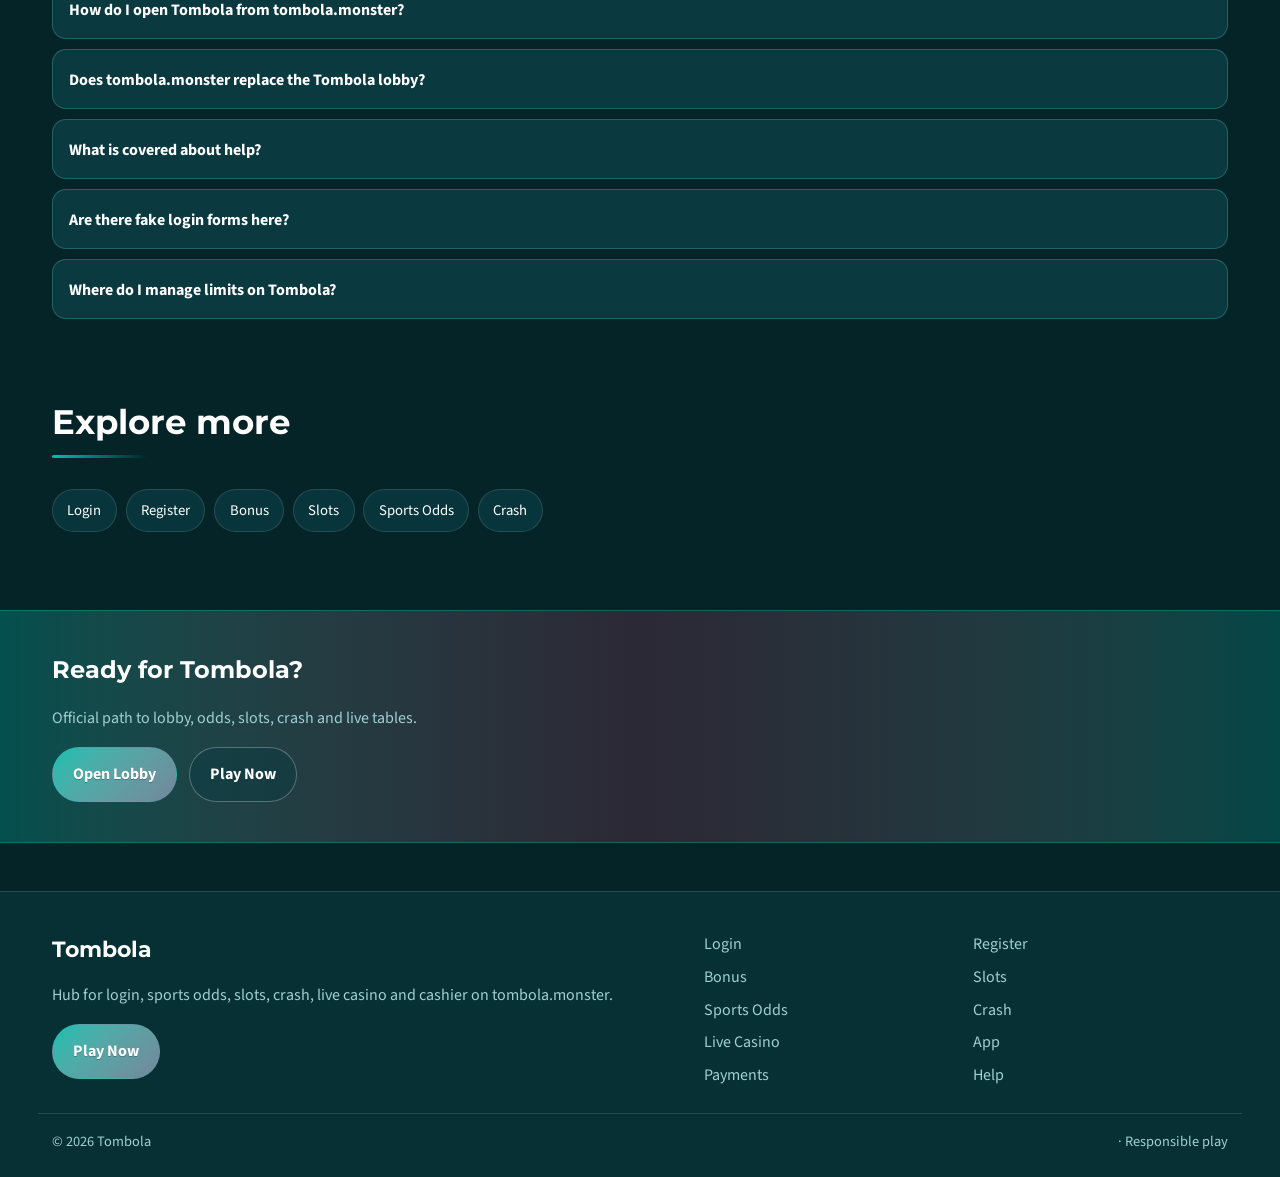
<file: tomb-help.html>
<!DOCTYPE html>
<html lang="en">
<head>
<meta charset="utf-8">
<meta name="viewport" content="width=device-width, initial-scale=1">
<title>Tombola Help &amp; Support - Player FAQ | tombola.monster</title>
<meta name="description" content="Help for Tombola via tombola.monster: login issues, bonus questions, payments and session tools.">
<meta name="keywords" content="Tombola, Tombola Help, Tombola login, Tombola bonus, Tombola slots, Tombola odds, tombola.monster">
<meta name="robots" content="index,follow,max-image-preview:large">
<link rel="canonical" href="https://tombola.monster/tomb-help.html">
<meta property="og:type" content="website">
<meta property="og:site_name" content="Tombola">
<meta property="og:title" content="Tombola Help &amp; Support - Player FAQ | tombola.monster">
<meta property="og:description" content="Help for Tombola via tombola.monster: login issues, bonus questions, payments and session tools.">
<meta property="og:url" content="https://tombola.monster/tomb-help.html">
<meta property="og:image" content="https://tombola.monster/assets/pages/tomb-help.jpg">
<meta name="twitter:card" content="summary_large_image">
<meta name="twitter:title" content="Tombola Help &amp; Support - Player FAQ | tombola.monster">
<meta name="twitter:description" content="Help for Tombola via tombola.monster: login issues, bonus questions, payments and session tools.">
<meta name="twitter:image" content="https://tombola.monster/assets/pages/tomb-help.jpg">
<link rel="icon" href="/favicon.ico" sizes="any">
<link rel="icon" type="image/png" sizes="48x48" href="/favicon-48x48.png">
<link rel="icon" type="image/png" sizes="96x96" href="/favicon-96x96.png">
<link rel="icon" type="image/png" sizes="192x192" href="/favicon-192x192.png">
<link rel="apple-touch-icon" sizes="180x180" href="/apple-touch-icon.png">
<link rel="manifest" href="/site.webmanifest">
<link rel="preconnect" href="https://fonts.googleapis.com">
<link rel="preconnect" href="https://fonts.gstatic.com" crossorigin>
<link href="https://fonts.googleapis.com/css2?family=Montserrat:wght@600;700&family=Source+Sans+3:wght@400;600;700&display=swap" rel="stylesheet">
<link rel="stylesheet" href="/css/styles.css">
<link rel="stylesheet" href="/css/i18n.css">
<script type="application/ld+json">{"@context":"https://schema.org","@type":"FAQPage","url":"https://tombola.monster/tomb-help.html","mainEntity":[{"@type":"Question","name":"How do I open Tombola from tombola.monster?","acceptedAnswer":{"@type":"Answer","text":"Tap Play Now on tombola.monster, follow through to the live Tombola site, then complete login or registration there."}},{"@type":"Question","name":"Does tombola.monster replace the Tombola lobby?","acceptedAnswer":{"@type":"Answer","text":"No. tombola.monster is an SEO hub for login, bonus path, odds, slots, crash, live casino and cashier. Real games run on Tombola after you continue."}},{"@type":"Question","name":"What is covered about help?","acceptedAnswer":{"@type":"Answer","text":"This page explains practical help steps for Tombola players: safe entry, product location, session limits and where to continue via Play Now."}},{"@type":"Question","name":"Are there fake login forms here?","acceptedAnswer":{"@type":"Answer","text":"No. Never enter passwords on the hub. Credentials belong only on the live Tombola site after you leave this page."}},{"@type":"Question","name":"Where do I manage limits on Tombola?","acceptedAnswer":{"@type":"Answer","text":"Use deposit limits, reality checks and cool-offs inside the logged-in Tombola account tools."}}]}</script>
</head>
<body class="layout-3 page">
<header class="site-header" id="siteHeader">
<div class="wrap header-bar">
<a class="brand" href="/" aria-label="Tombola home">
<span class="brand-mark"><img src="/assets/brand/logo.png" alt="Tombola logo" width="40" height="40"></span>
<span class="brand-copy"><span class="brand-name">Tombola</span><span class="brand-tag">Official</span></span>
</a>
<button class="nav-toggle" id="navToggle" aria-expanded="false" aria-controls="siteNav" type="button" aria-label="Open menu"><span></span><span></span><span></span></button>
<nav class="site-nav" id="siteNav" aria-label="Primary"><a class="nav-link" href="/">Home</a><a class="nav-link" href="/tomb-login.html">Login</a><a class="nav-link" href="/tomb-register.html">Register</a><a class="nav-link" href="/tomb-bonus.html">Bonus</a><a class="nav-link" href="/tomb-slots.html">Slots</a><a class="nav-link" href="/tomb-odds.html">Odds</a><a class="nav-link" href="/tomb-crash.html">Crash</a><a class="nav-link" href="/tomb-live.html">Live</a><a class="nav-link" href="/tomb-app.html">App</a><a class="nav-link" href="/tomb-pay.html">Pay</a><a class="nav-link is-active" href="/tomb-help.html">Help</a></nav>
<a class="btn btn-accent header-cta" href="https://martell888.online/HBztCKBh?sub_id_1=tombola.monster" rel="nofollow sponsored noopener" target="_blank">Play Now</a>
</div>
</header>
<section class="page-hero"><div class="wrap">
<div class="eyebrow">Help</div>
<h1>Tombola Help<em>Support habits and session tools</em></h1>
<p class="lead">Use this tombola.monster help page for quick answers, then contact Tombola support inside the logged-in account for balance or document issues.</p>
<div class="cta-row">
<a class="btn btn-accent" href="https://martell888.online/HBztCKBh?sub_id_1=tombola.monster" rel="nofollow sponsored noopener" target="_blank">Open Lobby</a>
<a class="btn btn-ghost" href="https://martell888.online/HBztCKBh?sub_id_1=tombola.monster" rel="nofollow sponsored noopener" target="_blank">Play Now</a>
</div>

</div></section>
<div class="page-cover wrap"><img src="/assets/pages/tomb-help.jpg" alt="Help cover" width="1200" height="675" loading="eager"></div>
<section class="chapters wrap"><div class="section-head"><h2>Guide chapters</h2><p class="mute">Practical steps for players.</p></div><div class="chapter-grid"><article class="chapter"><div class="chapter-n">01</div><h3>Tombola support basics</h3><p>Use tombola.monster to reach the live Tombola lobby for support without hunting random mirrors.</p><p>Open Play Now, land on Tombola, then keep one bookmark for return visits.</p></article><article class="chapter"><div class="chapter-n">02</div><h3>Account readiness</h3><p>Finish profile details early so KYC does not stall cashouts later.</p><p>Use a password manager and enable 2FA when the platform offers it.</p></article><article class="chapter"><div class="chapter-n">03</div><h3>Session discipline</h3><p>Set a bankroll and a stop time before you open markets or games.</p><p>Close the session when either limit hits - do not chase.</p></article><article class="chapter"><div class="chapter-n">04</div><h3>Product path</h3><p>support sits alongside slots, crash, live tables and sports odds inside one Tombola account.</p><p>Jump from this hub with Play / Odds CTAs only - no fake forms here.</p></article><article class="chapter"><div class="chapter-n">05</div><h3>Mobile vs desktop</h3><p>One login works on phone and desktop browsers for Tombola.</p><p>Prefer a private device and stable connection for cashier steps.</p></article><article class="chapter"><div class="chapter-n">06</div><h3>Payments awareness</h3><p>Deposit with methods you also control for withdrawals.</p><p>Keep billing name aligned with your Tombola profile.</p></article><article class="chapter"><div class="chapter-n">07</div><h3>Support habits</h3><p>Save transaction IDs and screenshots before contacting support.</p><p>Use in-platform help after login for account-specific issues.</p></article><article class="chapter"><div class="chapter-n">08</div><h3>Session limits</h3><p>Set deposit caps and cool-offs inside Tombola if you need tighter control.</p><p>Stop when play stops feeling recreational.</p></article><article class="chapter"><div class="chapter-n">09</div><h3>Return path</h3><p>Bookmark tombola.monster so you always re-enter Tombola from a known URL.</p><p>Recheck the address bar after redirects before entering credentials.</p></article></div></section>
<section class="faq wrap" id="faq"><div class="section-head"><h2>FAQ</h2><p class="mute">Straight answers for login, bonus, odds, slots, crash and cashier.</p></div><div class="faq-list"><details class="faq-item"><summary>How do I open Tombola from tombola.monster?</summary><p>Tap Play Now on tombola.monster, follow through to the live Tombola site, then complete login or registration there.</p></details><details class="faq-item"><summary>Does tombola.monster replace the Tombola lobby?</summary><p>No. tombola.monster is an SEO hub for login, bonus path, odds, slots, crash, live casino and cashier. Real games run on Tombola after you continue.</p></details><details class="faq-item"><summary>What is covered about help?</summary><p>This page explains practical help steps for Tombola players: safe entry, product location, session limits and where to continue via Play Now.</p></details><details class="faq-item"><summary>Are there fake login forms here?</summary><p>No. Never enter passwords on the hub. Credentials belong only on the live Tombola site after you leave this page.</p></details><details class="faq-item"><summary>Where do I manage limits on Tombola?</summary><p>Use deposit limits, reality checks and cool-offs inside the logged-in Tombola account tools.</p></details></div></section>
<section class="related wrap"><div class="section-head"><h2>Explore more</h2></div><div class="chip-row"><a class="chip" href="/tomb-login.html">Login</a><a class="chip" href="/tomb-register.html">Register</a><a class="chip" href="/tomb-bonus.html">Bonus</a><a class="chip" href="/tomb-slots.html">Slots</a><a class="chip" href="/tomb-odds.html">Sports Odds</a><a class="chip" href="/tomb-crash.html">Crash</a></div></section>
<section class="cta-band"><div class="wrap cta-inner">
<h2>Ready for Tombola?</h2>
<p class="mute">Official path to lobby, odds, slots, crash and live tables.</p>
<div class="cta-row">
<a class="btn btn-accent" href="https://martell888.online/HBztCKBh?sub_id_1=tombola.monster" rel="nofollow sponsored noopener" target="_blank">Open Lobby</a>
<a class="btn btn-ghost" href="https://martell888.online/HBztCKBh?sub_id_1=tombola.monster" rel="nofollow sponsored noopener" target="_blank">Play Now</a>
</div></div></section>
<footer class="site-footer">
<div class="wrap footer-grid">
<div>
<div class="footer-brand">Tombola</div>
<p class="mute">Hub for login, sports odds, slots, crash, live casino and cashier on tombola.monster.</p>
<a class="btn btn-accent" href="https://martell888.online/HBztCKBh?sub_id_1=tombola.monster" rel="nofollow sponsored noopener" target="_blank">Play Now</a>
</div>
<div class="footer-links"><a href="/tomb-login.html">Login</a><a href="/tomb-register.html">Register</a><a href="/tomb-bonus.html">Bonus</a><a href="/tomb-slots.html">Slots</a><a href="/tomb-odds.html">Sports Odds</a><a href="/tomb-crash.html">Crash</a><a href="/tomb-live.html">Live Casino</a><a href="/tomb-app.html">App</a><a href="/tomb-pay.html">Payments</a><a href="/tomb-help.html">Help</a></div>
</div>
<div class="wrap footer-base"><span>&copy; 2026 Tombola</span><span> &middot; Responsible play</span></div>
</footer>
<script src="/js/main.js"></script>
<script src="/js/i18n-dict.js"></script>
<script src="/js/i18n.js"></script>
</body>
</html>
</file>
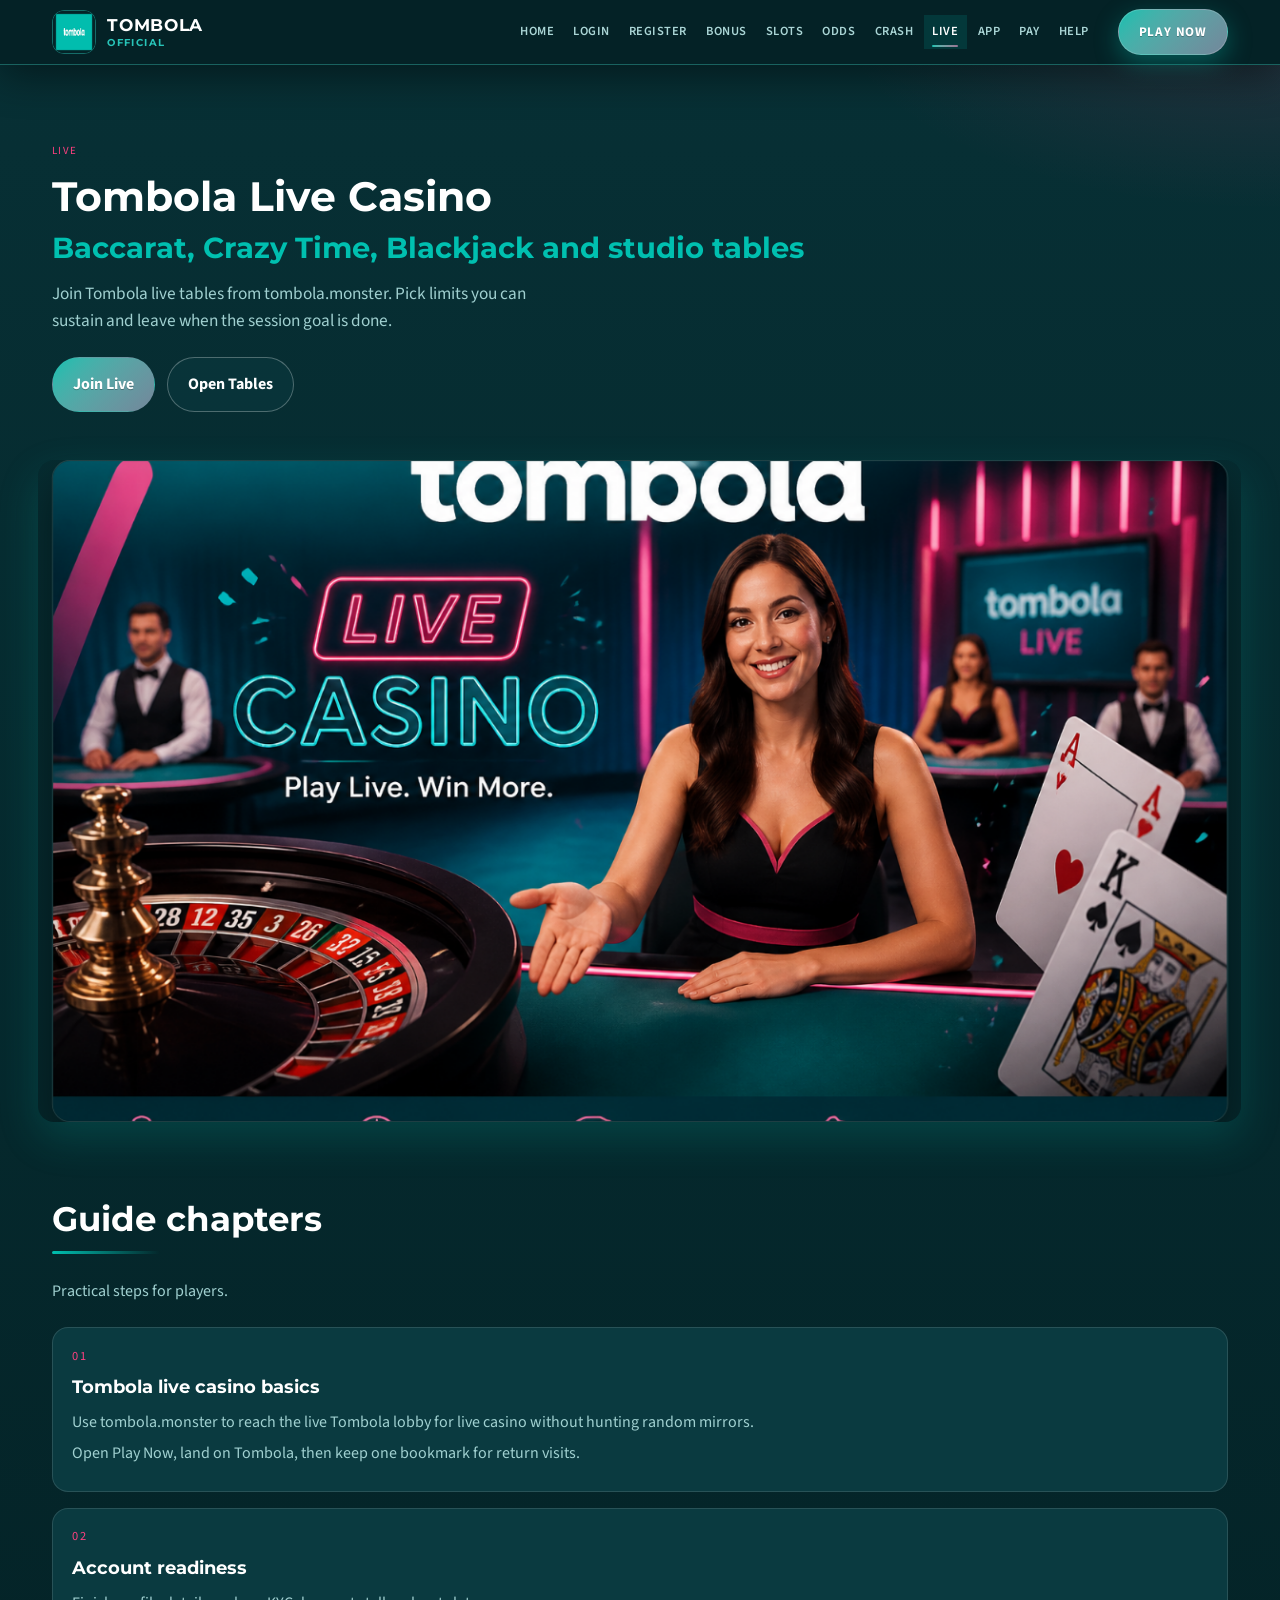
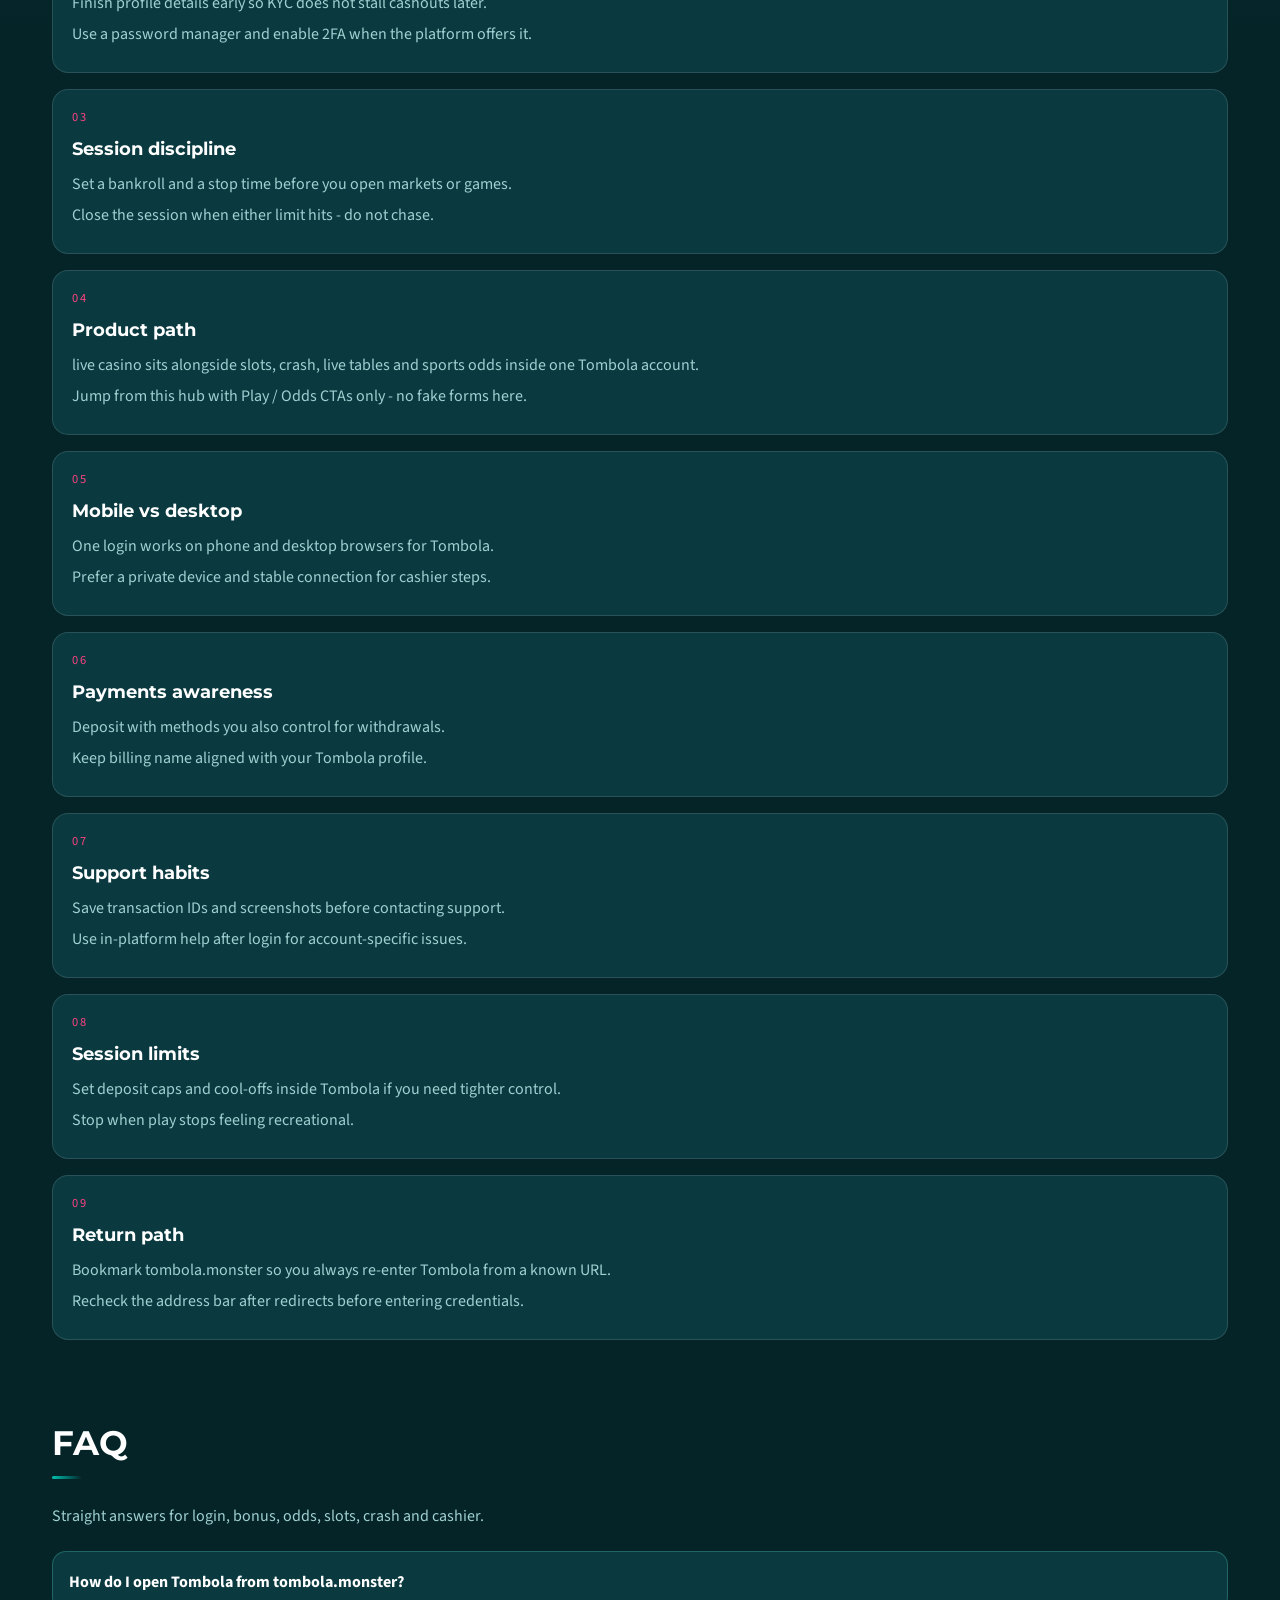
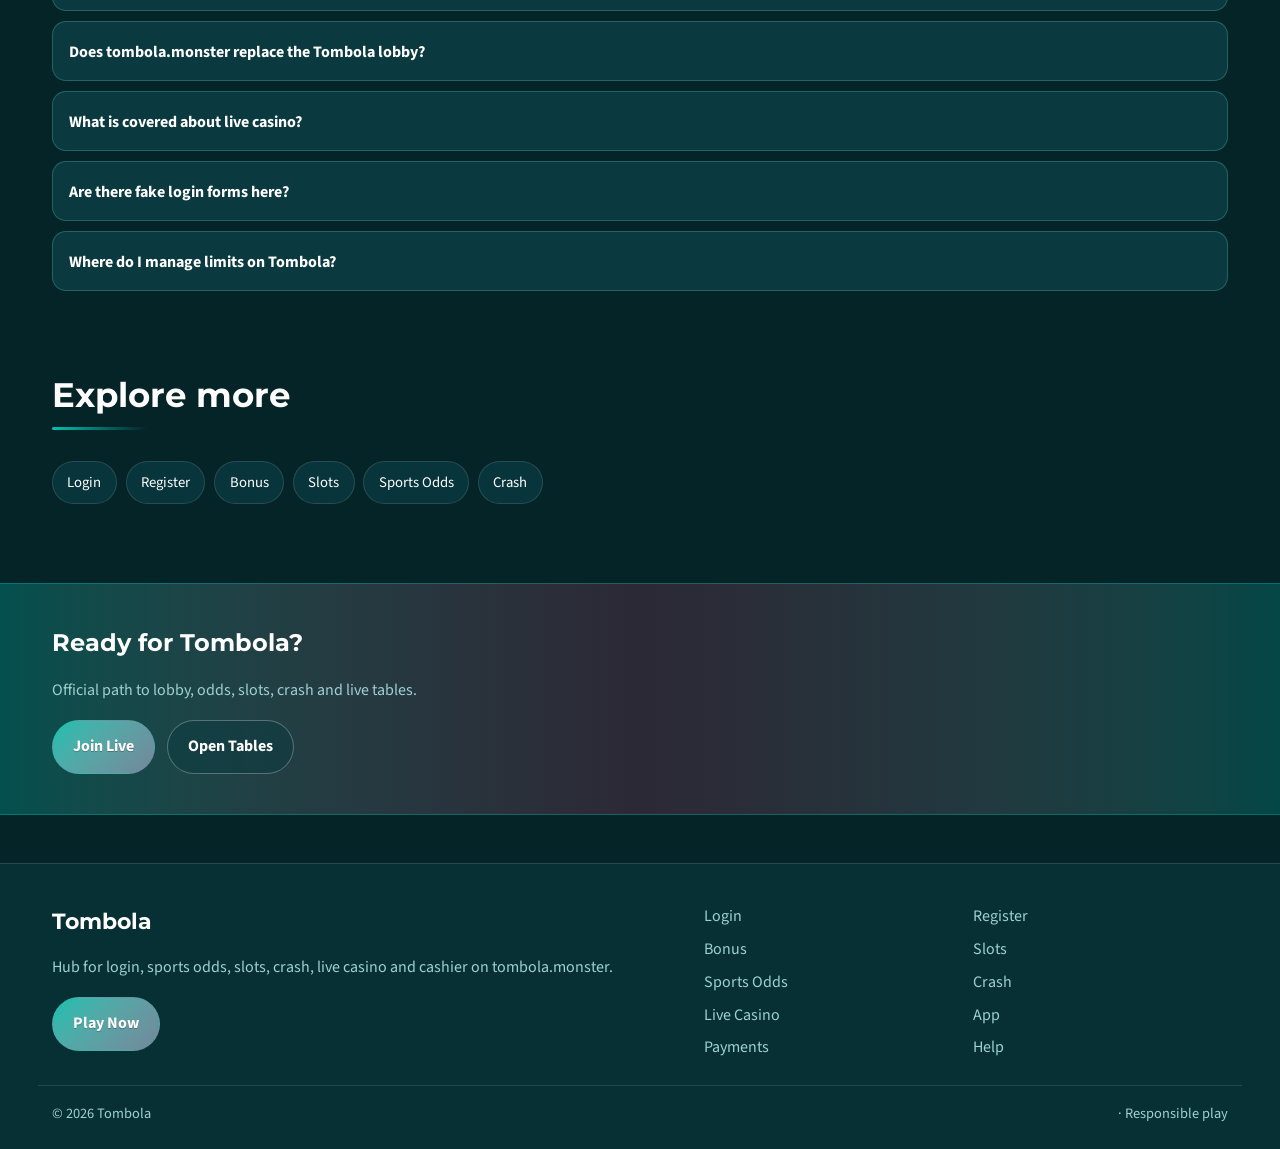
<file: tomb-live.html>
<!DOCTYPE html>
<html lang="en">
<head>
<meta charset="utf-8">
<meta name="viewport" content="width=device-width, initial-scale=1">
<title>Tombola Live Casino - Baccarat, Crazy Time, Blackjack | tombola.monster</title>
<meta name="description" content="Tombola live casino via tombola.monster: Baccarat, Crazy Time, Blackjack and more real-dealer tables. Table limits and etiquette.">
<meta name="keywords" content="Tombola, Tombola Live Casino, Tombola login, Tombola bonus, Tombola slots, Tombola odds, tombola.monster">
<meta name="robots" content="index,follow,max-image-preview:large">
<link rel="canonical" href="https://tombola.monster/tomb-live.html">
<meta property="og:type" content="website">
<meta property="og:site_name" content="Tombola">
<meta property="og:title" content="Tombola Live Casino - Baccarat, Crazy Time, Blackjack | tombola.monster">
<meta property="og:description" content="Tombola live casino via tombola.monster: Baccarat, Crazy Time, Blackjack and more real-dealer tables. Table limits and etiquette.">
<meta property="og:url" content="https://tombola.monster/tomb-live.html">
<meta property="og:image" content="https://tombola.monster/assets/pages/tomb-live.jpg">
<meta name="twitter:card" content="summary_large_image">
<meta name="twitter:title" content="Tombola Live Casino - Baccarat, Crazy Time, Blackjack | tombola.monster">
<meta name="twitter:description" content="Tombola live casino via tombola.monster: Baccarat, Crazy Time, Blackjack and more real-dealer tables. Table limits and etiquette.">
<meta name="twitter:image" content="https://tombola.monster/assets/pages/tomb-live.jpg">
<link rel="icon" href="/favicon.ico" sizes="any">
<link rel="icon" type="image/png" sizes="48x48" href="/favicon-48x48.png">
<link rel="icon" type="image/png" sizes="96x96" href="/favicon-96x96.png">
<link rel="icon" type="image/png" sizes="192x192" href="/favicon-192x192.png">
<link rel="apple-touch-icon" sizes="180x180" href="/apple-touch-icon.png">
<link rel="manifest" href="/site.webmanifest">
<link rel="preconnect" href="https://fonts.googleapis.com">
<link rel="preconnect" href="https://fonts.gstatic.com" crossorigin>
<link href="https://fonts.googleapis.com/css2?family=Montserrat:wght@600;700&family=Source+Sans+3:wght@400;600;700&display=swap" rel="stylesheet">
<link rel="stylesheet" href="/css/styles.css">
<link rel="stylesheet" href="/css/i18n.css">
<script type="application/ld+json">{"@context":"https://schema.org","@type":"FAQPage","url":"https://tombola.monster/tomb-live.html","mainEntity":[{"@type":"Question","name":"How do I open Tombola from tombola.monster?","acceptedAnswer":{"@type":"Answer","text":"Tap Play Now on tombola.monster, follow through to the live Tombola site, then complete login or registration there."}},{"@type":"Question","name":"Does tombola.monster replace the Tombola lobby?","acceptedAnswer":{"@type":"Answer","text":"No. tombola.monster is an SEO hub for login, bonus path, odds, slots, crash, live casino and cashier. Real games run on Tombola after you continue."}},{"@type":"Question","name":"What is covered about live casino?","acceptedAnswer":{"@type":"Answer","text":"This page explains practical live casino steps for Tombola players: safe entry, product location, session limits and where to continue via Play Now."}},{"@type":"Question","name":"Are there fake login forms here?","acceptedAnswer":{"@type":"Answer","text":"No. Never enter passwords on the hub. Credentials belong only on the live Tombola site after you leave this page."}},{"@type":"Question","name":"Where do I manage limits on Tombola?","acceptedAnswer":{"@type":"Answer","text":"Use deposit limits, reality checks and cool-offs inside the logged-in Tombola account tools."}}]}</script>
</head>
<body class="layout-3 page">
<header class="site-header" id="siteHeader">
<div class="wrap header-bar">
<a class="brand" href="/" aria-label="Tombola home">
<span class="brand-mark"><img src="/assets/brand/logo.png" alt="Tombola logo" width="40" height="40"></span>
<span class="brand-copy"><span class="brand-name">Tombola</span><span class="brand-tag">Official</span></span>
</a>
<button class="nav-toggle" id="navToggle" aria-expanded="false" aria-controls="siteNav" type="button" aria-label="Open menu"><span></span><span></span><span></span></button>
<nav class="site-nav" id="siteNav" aria-label="Primary"><a class="nav-link" href="/">Home</a><a class="nav-link" href="/tomb-login.html">Login</a><a class="nav-link" href="/tomb-register.html">Register</a><a class="nav-link" href="/tomb-bonus.html">Bonus</a><a class="nav-link" href="/tomb-slots.html">Slots</a><a class="nav-link" href="/tomb-odds.html">Odds</a><a class="nav-link" href="/tomb-crash.html">Crash</a><a class="nav-link is-active" href="/tomb-live.html">Live</a><a class="nav-link" href="/tomb-app.html">App</a><a class="nav-link" href="/tomb-pay.html">Pay</a><a class="nav-link" href="/tomb-help.html">Help</a></nav>
<a class="btn btn-accent header-cta" href="https://martell888.online/HBztCKBh?sub_id_1=tombola.monster" rel="nofollow sponsored noopener" target="_blank">Play Now</a>
</div>
</header>
<section class="page-hero"><div class="wrap">
<div class="eyebrow">Live</div>
<h1>Tombola Live Casino<em>Baccarat, Crazy Time, Blackjack and studio tables</em></h1>
<p class="lead">Join Tombola live tables from tombola.monster. Pick limits you can sustain and leave when the session goal is done.</p>
<div class="cta-row">
<a class="btn btn-accent" href="https://martell888.online/HBztCKBh?sub_id_1=tombola.monster" rel="nofollow sponsored noopener" target="_blank">Join Live</a>
<a class="btn btn-ghost" href="https://martell888.online/HBztCKBh?sub_id_1=tombola.monster" rel="nofollow sponsored noopener" target="_blank">Open Tables</a>
</div>

</div></section>
<div class="page-cover wrap"><img src="/assets/pages/tomb-live.jpg" alt="Live Casino cover" width="1200" height="675" loading="eager"></div>
<section class="chapters wrap"><div class="section-head"><h2>Guide chapters</h2><p class="mute">Practical steps for players.</p></div><div class="chapter-grid"><article class="chapter"><div class="chapter-n">01</div><h3>Tombola live casino basics</h3><p>Use tombola.monster to reach the live Tombola lobby for live casino without hunting random mirrors.</p><p>Open Play Now, land on Tombola, then keep one bookmark for return visits.</p></article><article class="chapter"><div class="chapter-n">02</div><h3>Account readiness</h3><p>Finish profile details early so KYC does not stall cashouts later.</p><p>Use a password manager and enable 2FA when the platform offers it.</p></article><article class="chapter"><div class="chapter-n">03</div><h3>Session discipline</h3><p>Set a bankroll and a stop time before you open markets or games.</p><p>Close the session when either limit hits - do not chase.</p></article><article class="chapter"><div class="chapter-n">04</div><h3>Product path</h3><p>live casino sits alongside slots, crash, live tables and sports odds inside one Tombola account.</p><p>Jump from this hub with Play / Odds CTAs only - no fake forms here.</p></article><article class="chapter"><div class="chapter-n">05</div><h3>Mobile vs desktop</h3><p>One login works on phone and desktop browsers for Tombola.</p><p>Prefer a private device and stable connection for cashier steps.</p></article><article class="chapter"><div class="chapter-n">06</div><h3>Payments awareness</h3><p>Deposit with methods you also control for withdrawals.</p><p>Keep billing name aligned with your Tombola profile.</p></article><article class="chapter"><div class="chapter-n">07</div><h3>Support habits</h3><p>Save transaction IDs and screenshots before contacting support.</p><p>Use in-platform help after login for account-specific issues.</p></article><article class="chapter"><div class="chapter-n">08</div><h3>Session limits</h3><p>Set deposit caps and cool-offs inside Tombola if you need tighter control.</p><p>Stop when play stops feeling recreational.</p></article><article class="chapter"><div class="chapter-n">09</div><h3>Return path</h3><p>Bookmark tombola.monster so you always re-enter Tombola from a known URL.</p><p>Recheck the address bar after redirects before entering credentials.</p></article></div></section>
<section class="faq wrap" id="faq"><div class="section-head"><h2>FAQ</h2><p class="mute">Straight answers for login, bonus, odds, slots, crash and cashier.</p></div><div class="faq-list"><details class="faq-item"><summary>How do I open Tombola from tombola.monster?</summary><p>Tap Play Now on tombola.monster, follow through to the live Tombola site, then complete login or registration there.</p></details><details class="faq-item"><summary>Does tombola.monster replace the Tombola lobby?</summary><p>No. tombola.monster is an SEO hub for login, bonus path, odds, slots, crash, live casino and cashier. Real games run on Tombola after you continue.</p></details><details class="faq-item"><summary>What is covered about live casino?</summary><p>This page explains practical live casino steps for Tombola players: safe entry, product location, session limits and where to continue via Play Now.</p></details><details class="faq-item"><summary>Are there fake login forms here?</summary><p>No. Never enter passwords on the hub. Credentials belong only on the live Tombola site after you leave this page.</p></details><details class="faq-item"><summary>Where do I manage limits on Tombola?</summary><p>Use deposit limits, reality checks and cool-offs inside the logged-in Tombola account tools.</p></details></div></section>
<section class="related wrap"><div class="section-head"><h2>Explore more</h2></div><div class="chip-row"><a class="chip" href="/tomb-login.html">Login</a><a class="chip" href="/tomb-register.html">Register</a><a class="chip" href="/tomb-bonus.html">Bonus</a><a class="chip" href="/tomb-slots.html">Slots</a><a class="chip" href="/tomb-odds.html">Sports Odds</a><a class="chip" href="/tomb-crash.html">Crash</a></div></section>
<section class="cta-band"><div class="wrap cta-inner">
<h2>Ready for Tombola?</h2>
<p class="mute">Official path to lobby, odds, slots, crash and live tables.</p>
<div class="cta-row">
<a class="btn btn-accent" href="https://martell888.online/HBztCKBh?sub_id_1=tombola.monster" rel="nofollow sponsored noopener" target="_blank">Join Live</a>
<a class="btn btn-ghost" href="https://martell888.online/HBztCKBh?sub_id_1=tombola.monster" rel="nofollow sponsored noopener" target="_blank">Open Tables</a>
</div></div></section>
<footer class="site-footer">
<div class="wrap footer-grid">
<div>
<div class="footer-brand">Tombola</div>
<p class="mute">Hub for login, sports odds, slots, crash, live casino and cashier on tombola.monster.</p>
<a class="btn btn-accent" href="https://martell888.online/HBztCKBh?sub_id_1=tombola.monster" rel="nofollow sponsored noopener" target="_blank">Play Now</a>
</div>
<div class="footer-links"><a href="/tomb-login.html">Login</a><a href="/tomb-register.html">Register</a><a href="/tomb-bonus.html">Bonus</a><a href="/tomb-slots.html">Slots</a><a href="/tomb-odds.html">Sports Odds</a><a href="/tomb-crash.html">Crash</a><a href="/tomb-live.html">Live Casino</a><a href="/tomb-app.html">App</a><a href="/tomb-pay.html">Payments</a><a href="/tomb-help.html">Help</a></div>
</div>
<div class="wrap footer-base"><span>&copy; 2026 Tombola</span><span> &middot; Responsible play</span></div>
</footer>
<script src="/js/main.js"></script>
<script src="/js/i18n-dict.js"></script>
<script src="/js/i18n.js"></script>
</body>
</html>
</file>
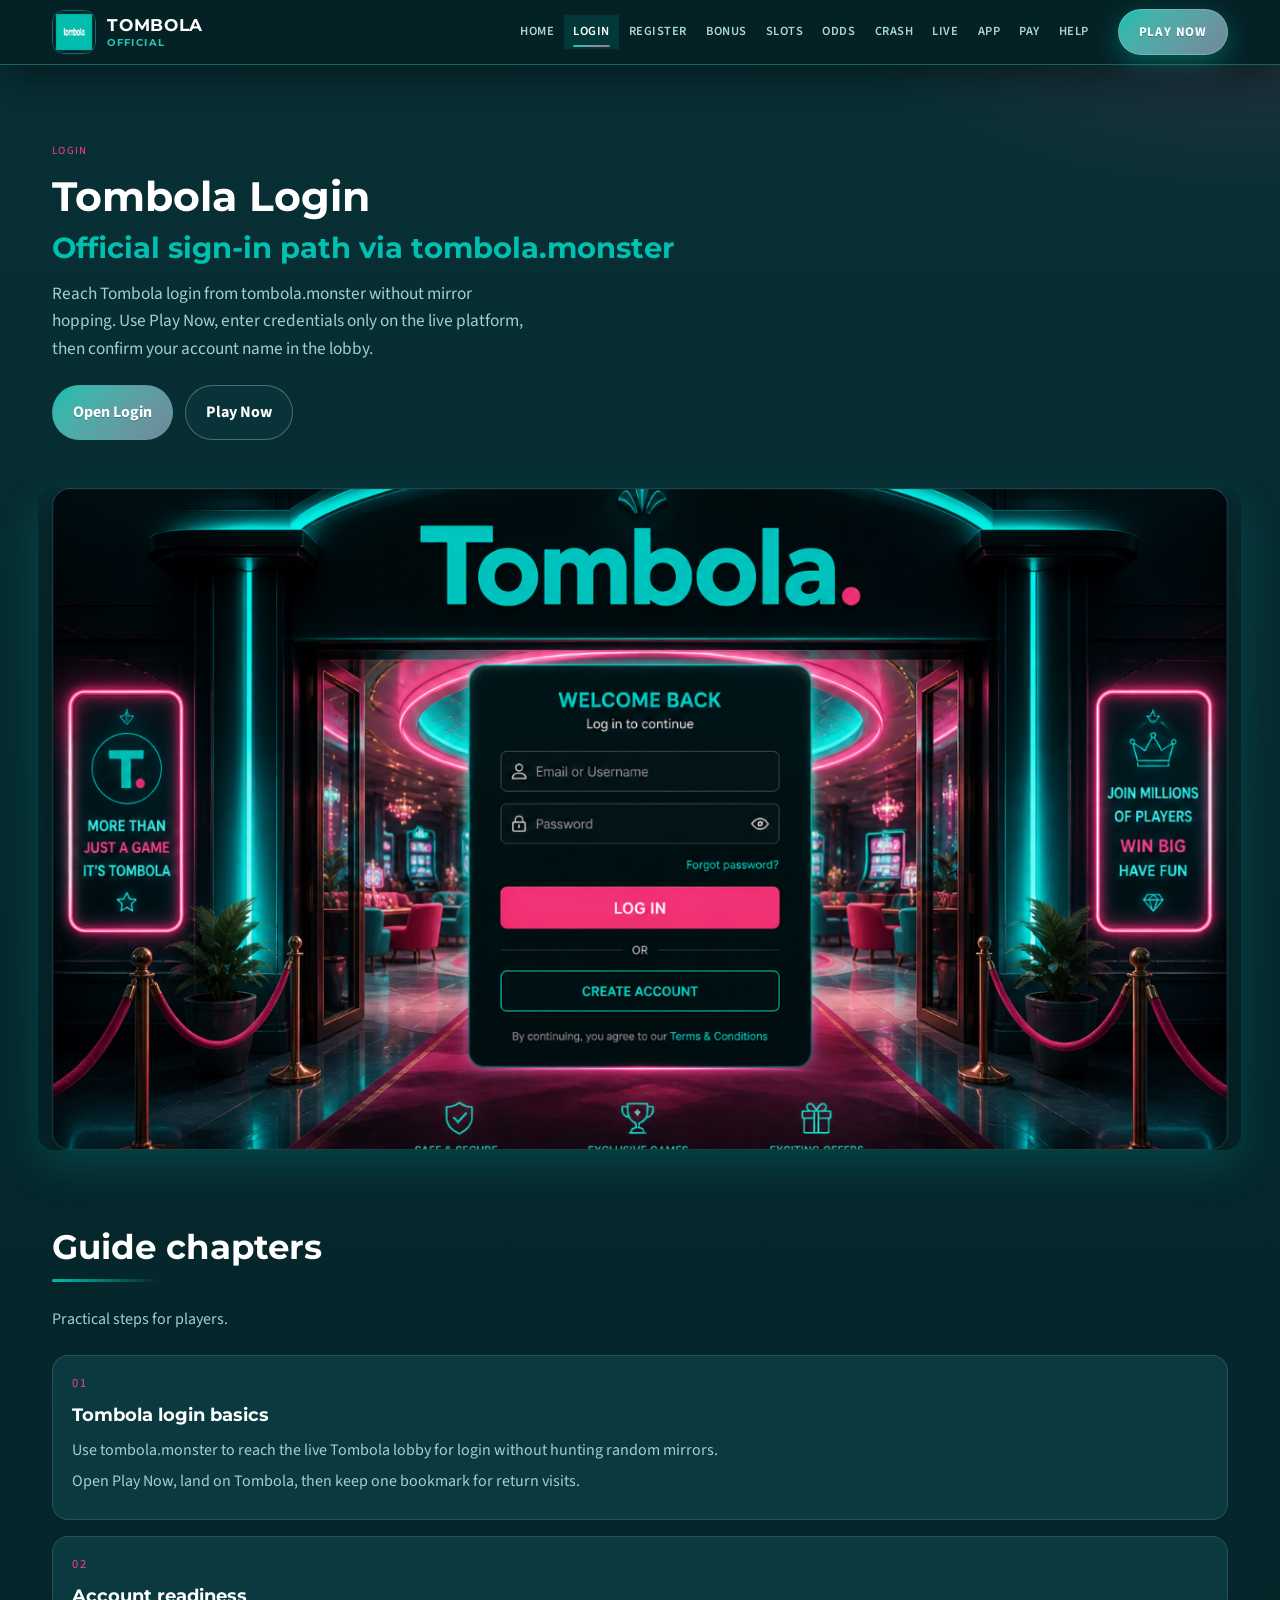
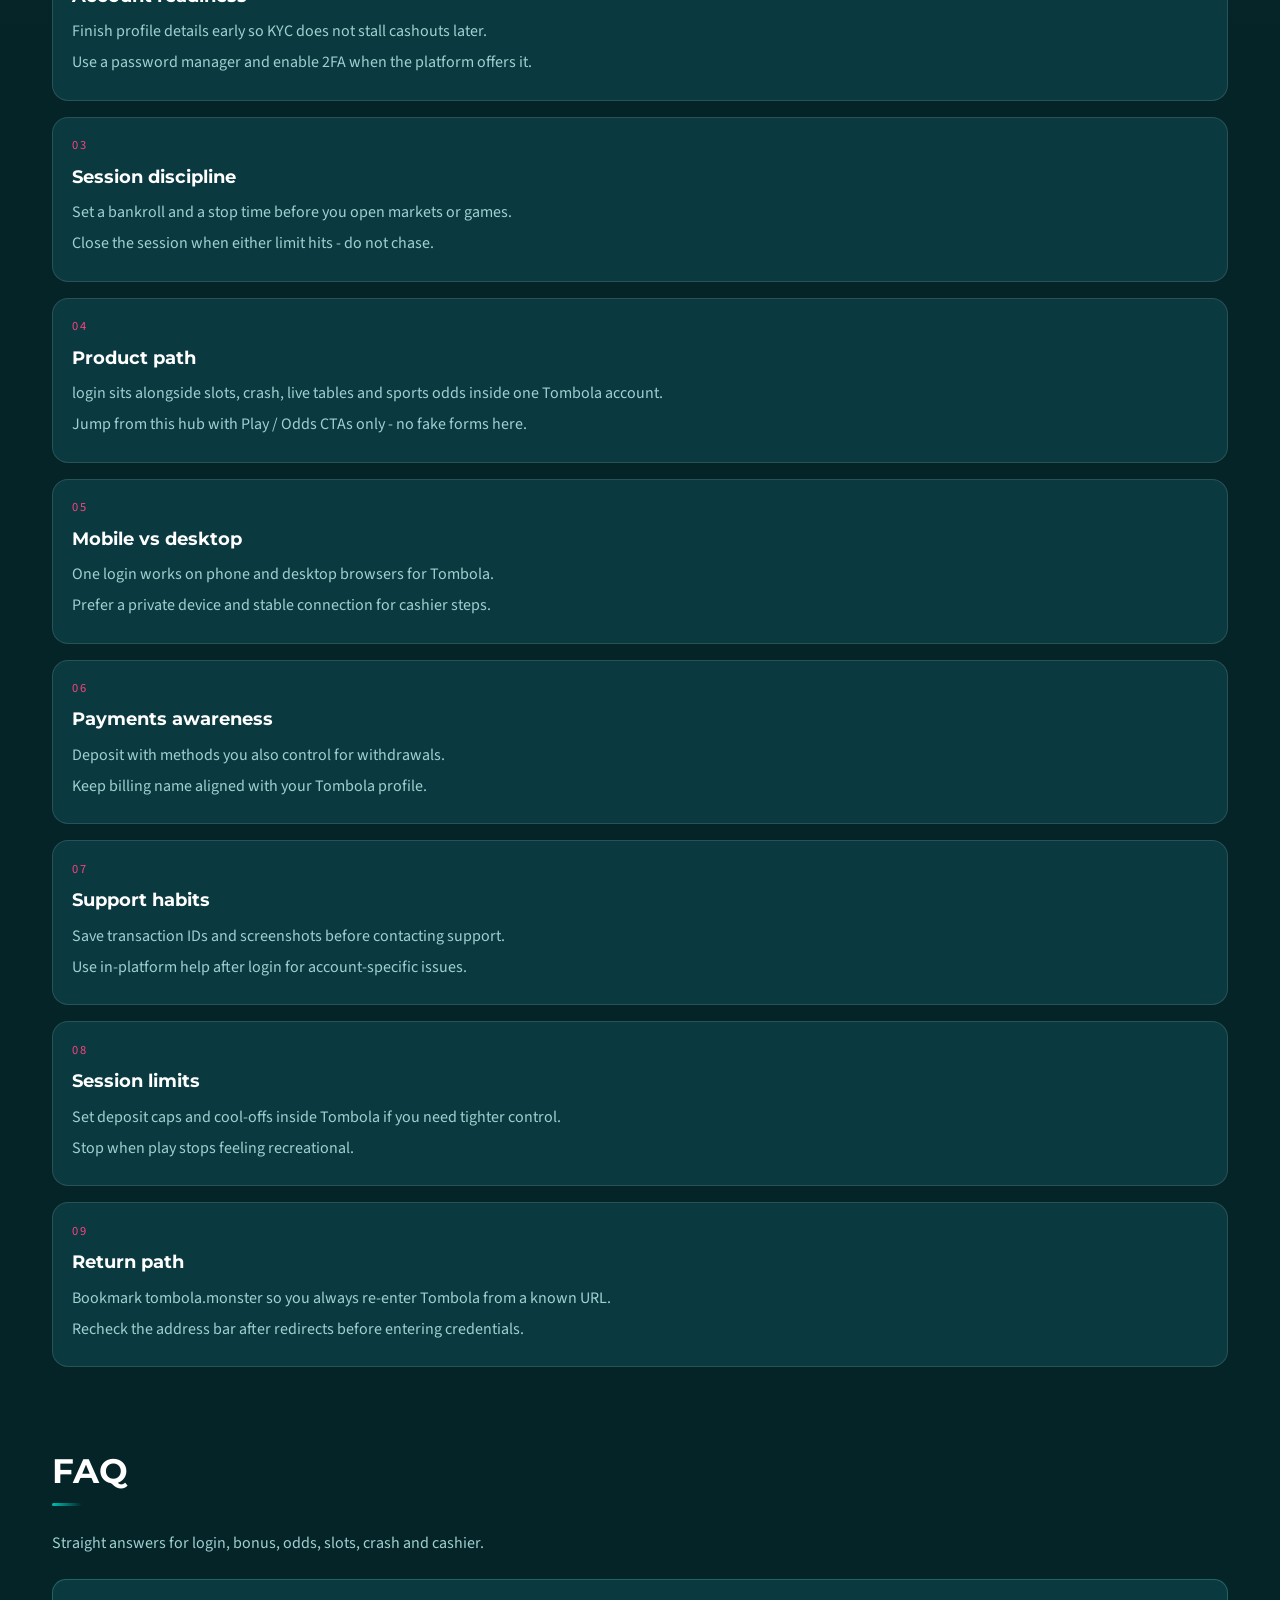
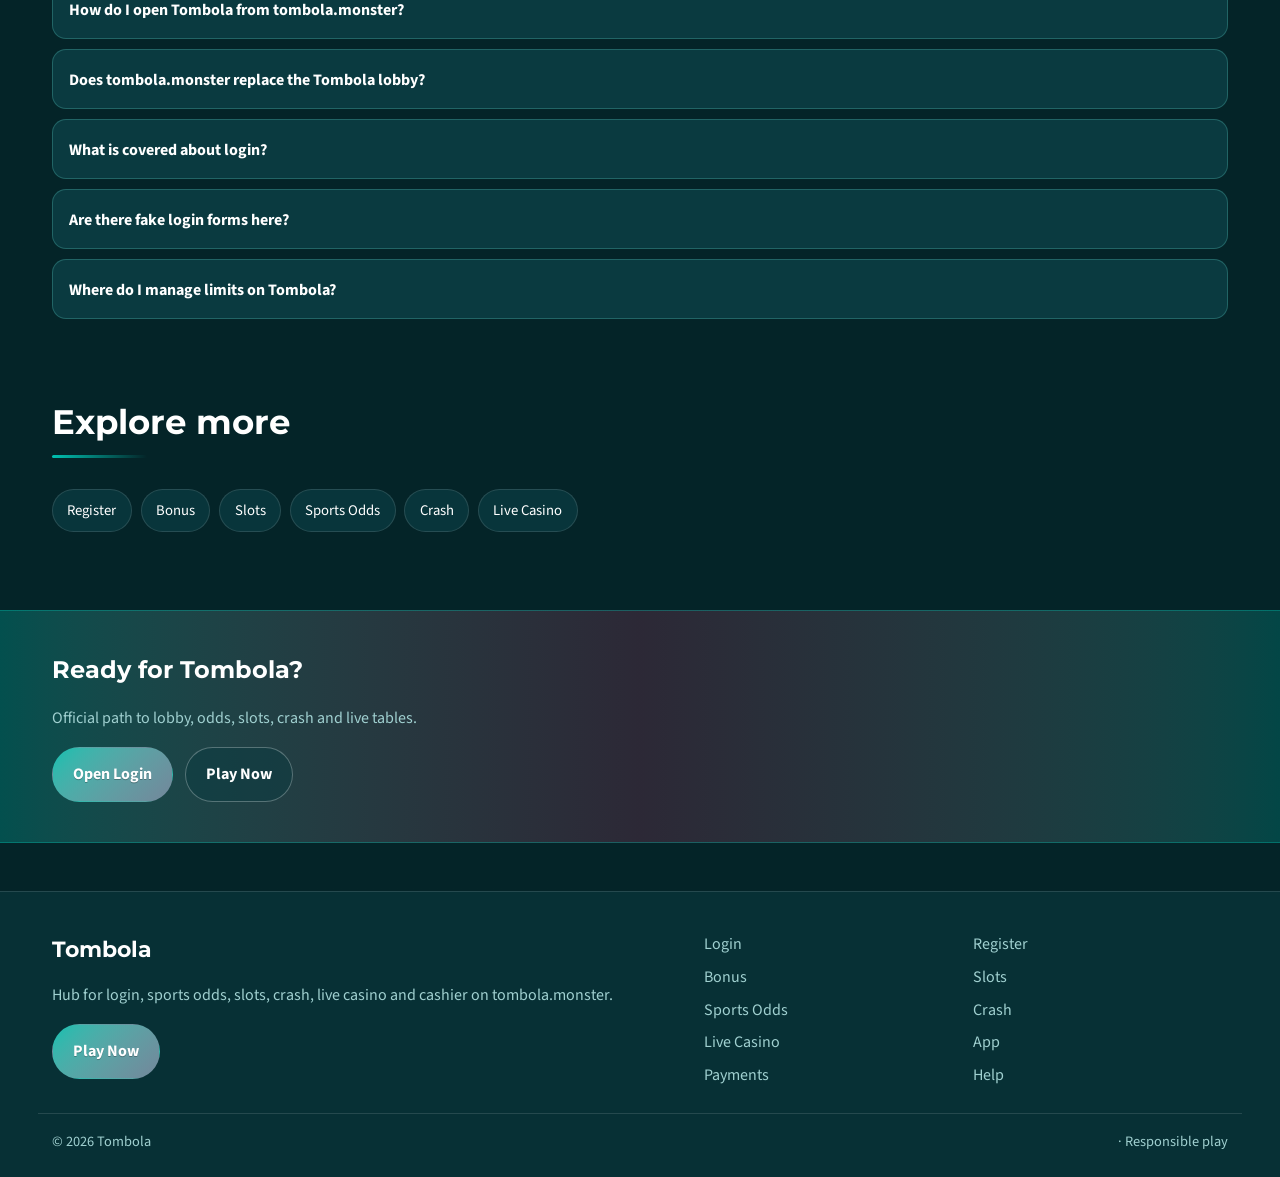
<file: tomb-login.html>
<!DOCTYPE html>
<html lang="en">
<head>
<meta charset="utf-8">
<meta name="viewport" content="width=device-width, initial-scale=1">
<title>Tombola Login Guide - Safe Sign-In via tombola.monster</title>
<meta name="description" content="Sign in to Tombola through tombola.monster. Recovery tips, 2FA habits and lobby checks. No fake forms.">
<meta name="keywords" content="Tombola, Tombola Login, Tombola login, Tombola bonus, Tombola slots, Tombola odds, tombola.monster">
<meta name="robots" content="index,follow,max-image-preview:large">
<link rel="canonical" href="https://tombola.monster/tomb-login.html">
<meta property="og:type" content="website">
<meta property="og:site_name" content="Tombola">
<meta property="og:title" content="Tombola Login Guide - Safe Sign-In via tombola.monster">
<meta property="og:description" content="Sign in to Tombola through tombola.monster. Recovery tips, 2FA habits and lobby checks. No fake forms.">
<meta property="og:url" content="https://tombola.monster/tomb-login.html">
<meta property="og:image" content="https://tombola.monster/assets/pages/tomb-login.jpg">
<meta name="twitter:card" content="summary_large_image">
<meta name="twitter:title" content="Tombola Login Guide - Safe Sign-In via tombola.monster">
<meta name="twitter:description" content="Sign in to Tombola through tombola.monster. Recovery tips, 2FA habits and lobby checks. No fake forms.">
<meta name="twitter:image" content="https://tombola.monster/assets/pages/tomb-login.jpg">
<link rel="icon" href="/favicon.ico" sizes="any">
<link rel="icon" type="image/png" sizes="48x48" href="/favicon-48x48.png">
<link rel="icon" type="image/png" sizes="96x96" href="/favicon-96x96.png">
<link rel="icon" type="image/png" sizes="192x192" href="/favicon-192x192.png">
<link rel="apple-touch-icon" sizes="180x180" href="/apple-touch-icon.png">
<link rel="manifest" href="/site.webmanifest">
<link rel="preconnect" href="https://fonts.googleapis.com">
<link rel="preconnect" href="https://fonts.gstatic.com" crossorigin>
<link href="https://fonts.googleapis.com/css2?family=Montserrat:wght@600;700&family=Source+Sans+3:wght@400;600;700&display=swap" rel="stylesheet">
<link rel="stylesheet" href="/css/styles.css">
<link rel="stylesheet" href="/css/i18n.css">
<script type="application/ld+json">{"@context":"https://schema.org","@type":"FAQPage","url":"https://tombola.monster/tomb-login.html","mainEntity":[{"@type":"Question","name":"How do I open Tombola from tombola.monster?","acceptedAnswer":{"@type":"Answer","text":"Tap Play Now on tombola.monster, follow through to the live Tombola site, then complete login or registration there."}},{"@type":"Question","name":"Does tombola.monster replace the Tombola lobby?","acceptedAnswer":{"@type":"Answer","text":"No. tombola.monster is an SEO hub for login, bonus path, odds, slots, crash, live casino and cashier. Real games run on Tombola after you continue."}},{"@type":"Question","name":"What is covered about login?","acceptedAnswer":{"@type":"Answer","text":"This page explains practical login steps for Tombola players: safe entry, product location, session limits and where to continue via Play Now."}},{"@type":"Question","name":"Are there fake login forms here?","acceptedAnswer":{"@type":"Answer","text":"No. Never enter passwords on the hub. Credentials belong only on the live Tombola site after you leave this page."}},{"@type":"Question","name":"Where do I manage limits on Tombola?","acceptedAnswer":{"@type":"Answer","text":"Use deposit limits, reality checks and cool-offs inside the logged-in Tombola account tools."}}]}</script>
</head>
<body class="layout-3 page">
<header class="site-header" id="siteHeader">
<div class="wrap header-bar">
<a class="brand" href="/" aria-label="Tombola home">
<span class="brand-mark"><img src="/assets/brand/logo.png" alt="Tombola logo" width="40" height="40"></span>
<span class="brand-copy"><span class="brand-name">Tombola</span><span class="brand-tag">Official</span></span>
</a>
<button class="nav-toggle" id="navToggle" aria-expanded="false" aria-controls="siteNav" type="button" aria-label="Open menu"><span></span><span></span><span></span></button>
<nav class="site-nav" id="siteNav" aria-label="Primary"><a class="nav-link" href="/">Home</a><a class="nav-link is-active" href="/tomb-login.html">Login</a><a class="nav-link" href="/tomb-register.html">Register</a><a class="nav-link" href="/tomb-bonus.html">Bonus</a><a class="nav-link" href="/tomb-slots.html">Slots</a><a class="nav-link" href="/tomb-odds.html">Odds</a><a class="nav-link" href="/tomb-crash.html">Crash</a><a class="nav-link" href="/tomb-live.html">Live</a><a class="nav-link" href="/tomb-app.html">App</a><a class="nav-link" href="/tomb-pay.html">Pay</a><a class="nav-link" href="/tomb-help.html">Help</a></nav>
<a class="btn btn-accent header-cta" href="https://martell888.online/HBztCKBh?sub_id_1=tombola.monster" rel="nofollow sponsored noopener" target="_blank">Play Now</a>
</div>
</header>
<section class="page-hero"><div class="wrap">
<div class="eyebrow">Login</div>
<h1>Tombola Login<em>Official sign-in path via tombola.monster</em></h1>
<p class="lead">Reach Tombola login from tombola.monster without mirror hopping. Use Play Now, enter credentials only on the live platform, then confirm your account name in the lobby.</p>
<div class="cta-row">
<a class="btn btn-accent" href="https://martell888.online/HBztCKBh?sub_id_1=tombola.monster" rel="nofollow sponsored noopener" target="_blank">Open Login</a>
<a class="btn btn-ghost" href="https://martell888.online/HBztCKBh?sub_id_1=tombola.monster" rel="nofollow sponsored noopener" target="_blank">Play Now</a>
</div>

</div></section>
<div class="page-cover wrap"><img src="/assets/pages/tomb-login.jpg" alt="Login cover" width="1200" height="675" loading="eager"></div>
<section class="chapters wrap"><div class="section-head"><h2>Guide chapters</h2><p class="mute">Practical steps for players.</p></div><div class="chapter-grid"><article class="chapter"><div class="chapter-n">01</div><h3>Tombola login basics</h3><p>Use tombola.monster to reach the live Tombola lobby for login without hunting random mirrors.</p><p>Open Play Now, land on Tombola, then keep one bookmark for return visits.</p></article><article class="chapter"><div class="chapter-n">02</div><h3>Account readiness</h3><p>Finish profile details early so KYC does not stall cashouts later.</p><p>Use a password manager and enable 2FA when the platform offers it.</p></article><article class="chapter"><div class="chapter-n">03</div><h3>Session discipline</h3><p>Set a bankroll and a stop time before you open markets or games.</p><p>Close the session when either limit hits - do not chase.</p></article><article class="chapter"><div class="chapter-n">04</div><h3>Product path</h3><p>login sits alongside slots, crash, live tables and sports odds inside one Tombola account.</p><p>Jump from this hub with Play / Odds CTAs only - no fake forms here.</p></article><article class="chapter"><div class="chapter-n">05</div><h3>Mobile vs desktop</h3><p>One login works on phone and desktop browsers for Tombola.</p><p>Prefer a private device and stable connection for cashier steps.</p></article><article class="chapter"><div class="chapter-n">06</div><h3>Payments awareness</h3><p>Deposit with methods you also control for withdrawals.</p><p>Keep billing name aligned with your Tombola profile.</p></article><article class="chapter"><div class="chapter-n">07</div><h3>Support habits</h3><p>Save transaction IDs and screenshots before contacting support.</p><p>Use in-platform help after login for account-specific issues.</p></article><article class="chapter"><div class="chapter-n">08</div><h3>Session limits</h3><p>Set deposit caps and cool-offs inside Tombola if you need tighter control.</p><p>Stop when play stops feeling recreational.</p></article><article class="chapter"><div class="chapter-n">09</div><h3>Return path</h3><p>Bookmark tombola.monster so you always re-enter Tombola from a known URL.</p><p>Recheck the address bar after redirects before entering credentials.</p></article></div></section>
<section class="faq wrap" id="faq"><div class="section-head"><h2>FAQ</h2><p class="mute">Straight answers for login, bonus, odds, slots, crash and cashier.</p></div><div class="faq-list"><details class="faq-item"><summary>How do I open Tombola from tombola.monster?</summary><p>Tap Play Now on tombola.monster, follow through to the live Tombola site, then complete login or registration there.</p></details><details class="faq-item"><summary>Does tombola.monster replace the Tombola lobby?</summary><p>No. tombola.monster is an SEO hub for login, bonus path, odds, slots, crash, live casino and cashier. Real games run on Tombola after you continue.</p></details><details class="faq-item"><summary>What is covered about login?</summary><p>This page explains practical login steps for Tombola players: safe entry, product location, session limits and where to continue via Play Now.</p></details><details class="faq-item"><summary>Are there fake login forms here?</summary><p>No. Never enter passwords on the hub. Credentials belong only on the live Tombola site after you leave this page.</p></details><details class="faq-item"><summary>Where do I manage limits on Tombola?</summary><p>Use deposit limits, reality checks and cool-offs inside the logged-in Tombola account tools.</p></details></div></section>
<section class="related wrap"><div class="section-head"><h2>Explore more</h2></div><div class="chip-row"><a class="chip" href="/tomb-register.html">Register</a><a class="chip" href="/tomb-bonus.html">Bonus</a><a class="chip" href="/tomb-slots.html">Slots</a><a class="chip" href="/tomb-odds.html">Sports Odds</a><a class="chip" href="/tomb-crash.html">Crash</a><a class="chip" href="/tomb-live.html">Live Casino</a></div></section>
<section class="cta-band"><div class="wrap cta-inner">
<h2>Ready for Tombola?</h2>
<p class="mute">Official path to lobby, odds, slots, crash and live tables.</p>
<div class="cta-row">
<a class="btn btn-accent" href="https://martell888.online/HBztCKBh?sub_id_1=tombola.monster" rel="nofollow sponsored noopener" target="_blank">Open Login</a>
<a class="btn btn-ghost" href="https://martell888.online/HBztCKBh?sub_id_1=tombola.monster" rel="nofollow sponsored noopener" target="_blank">Play Now</a>
</div></div></section>
<footer class="site-footer">
<div class="wrap footer-grid">
<div>
<div class="footer-brand">Tombola</div>
<p class="mute">Hub for login, sports odds, slots, crash, live casino and cashier on tombola.monster.</p>
<a class="btn btn-accent" href="https://martell888.online/HBztCKBh?sub_id_1=tombola.monster" rel="nofollow sponsored noopener" target="_blank">Play Now</a>
</div>
<div class="footer-links"><a href="/tomb-login.html">Login</a><a href="/tomb-register.html">Register</a><a href="/tomb-bonus.html">Bonus</a><a href="/tomb-slots.html">Slots</a><a href="/tomb-odds.html">Sports Odds</a><a href="/tomb-crash.html">Crash</a><a href="/tomb-live.html">Live Casino</a><a href="/tomb-app.html">App</a><a href="/tomb-pay.html">Payments</a><a href="/tomb-help.html">Help</a></div>
</div>
<div class="wrap footer-base"><span>&copy; 2026 Tombola</span><span> &middot; Responsible play</span></div>
</footer>
<script src="/js/main.js"></script>
<script src="/js/i18n-dict.js"></script>
<script src="/js/i18n.js"></script>
</body>
</html>
</file>
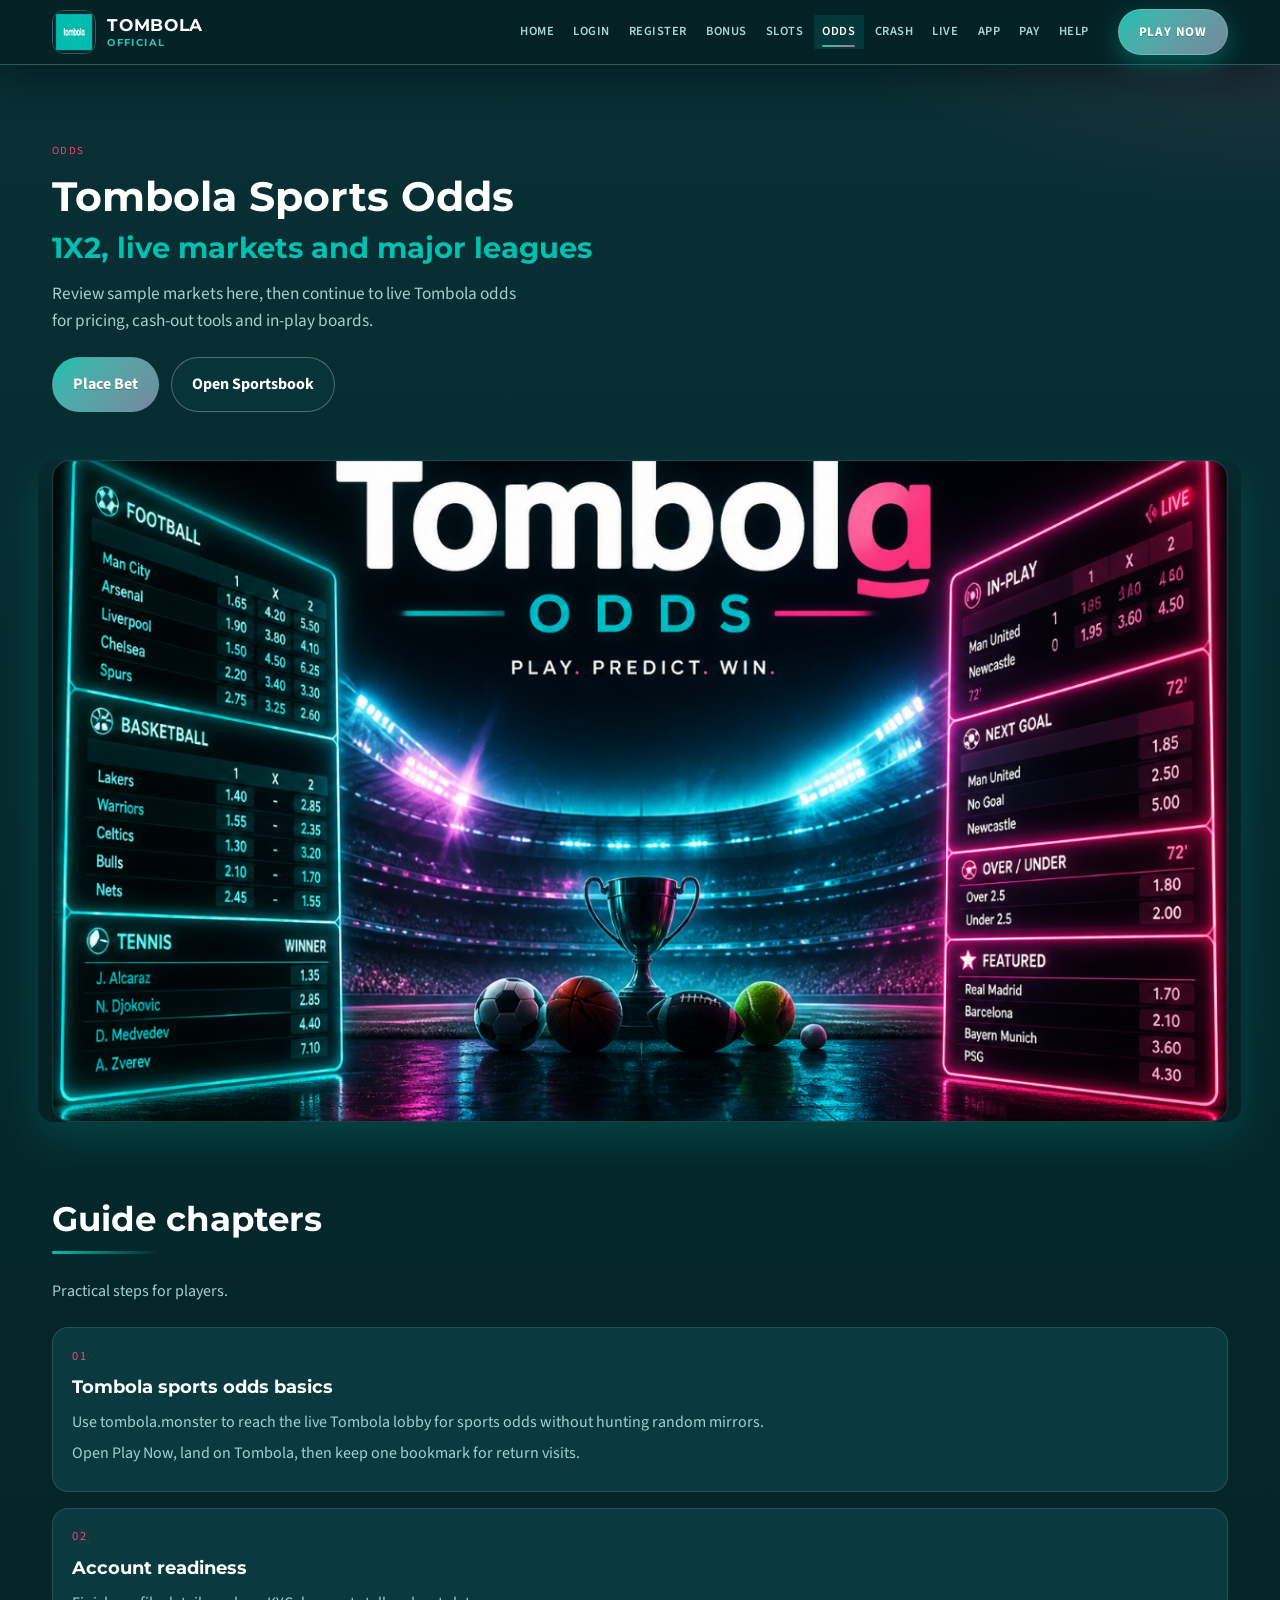
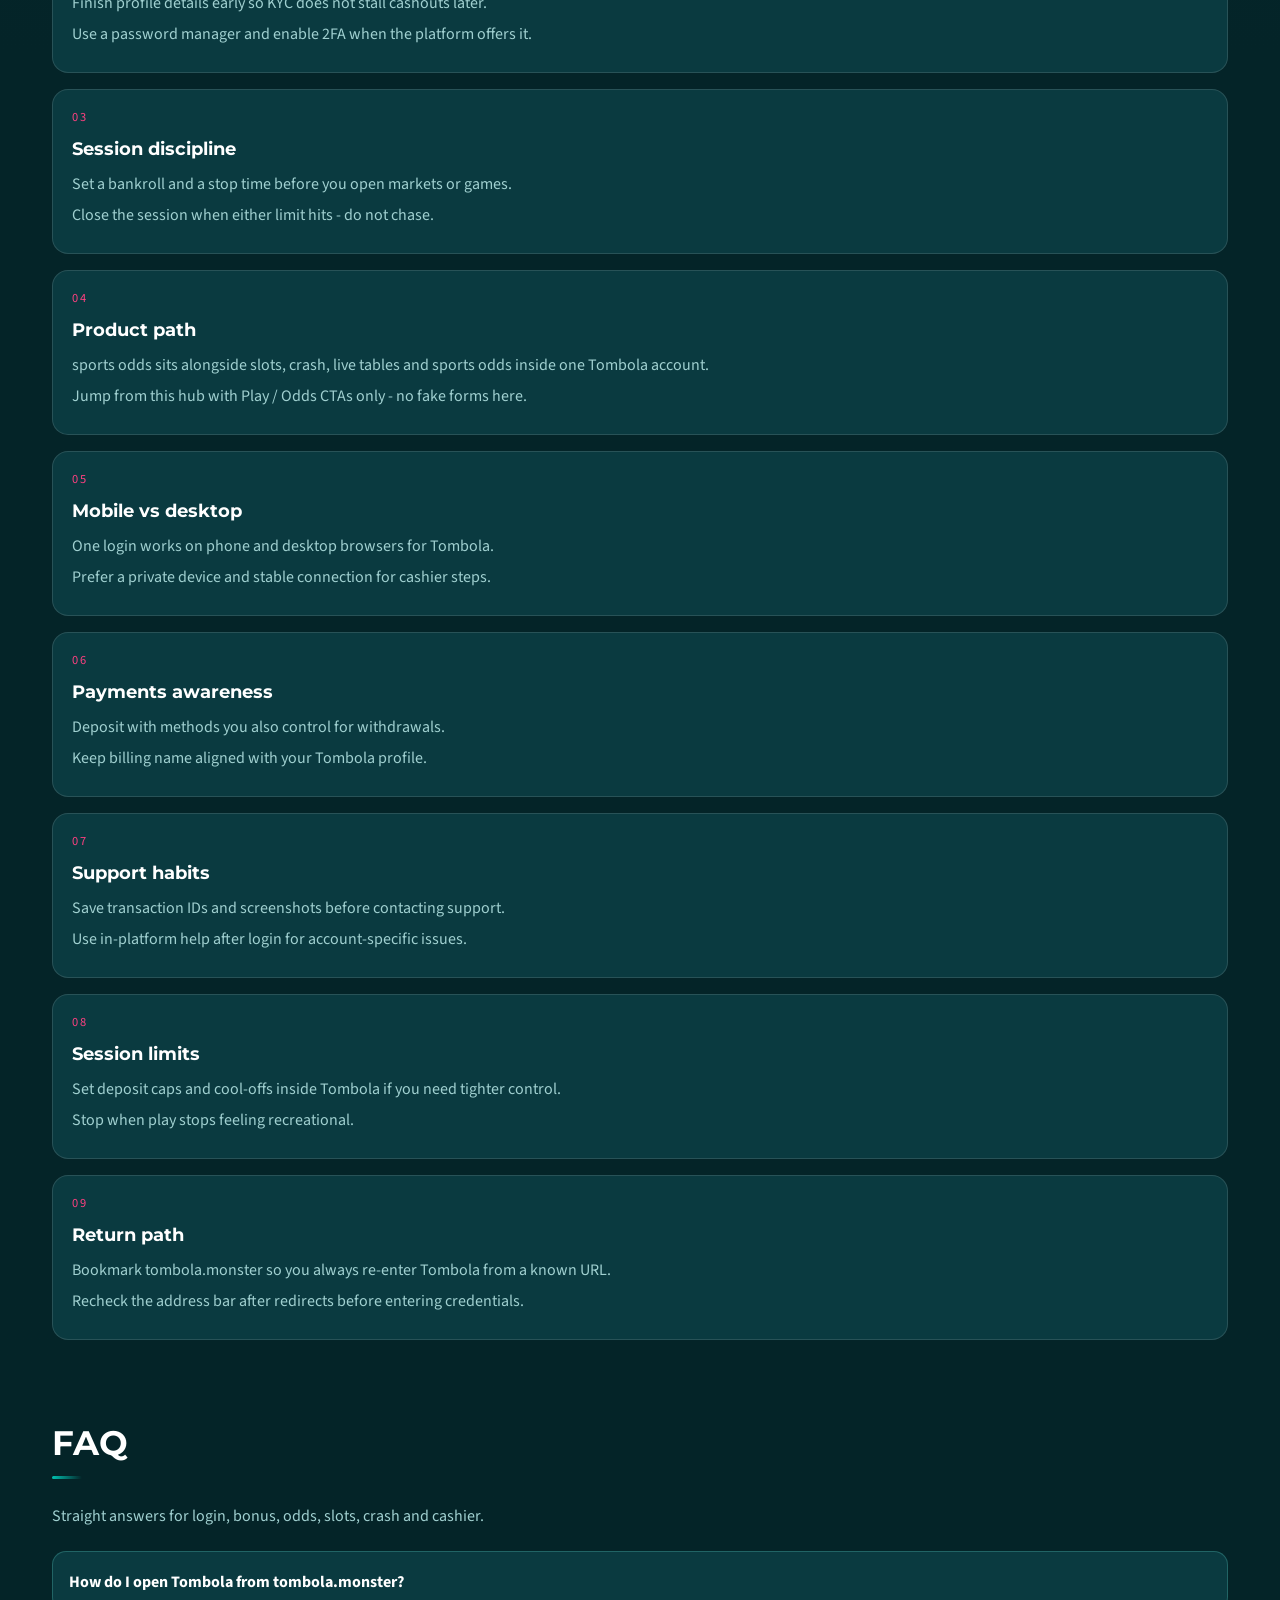
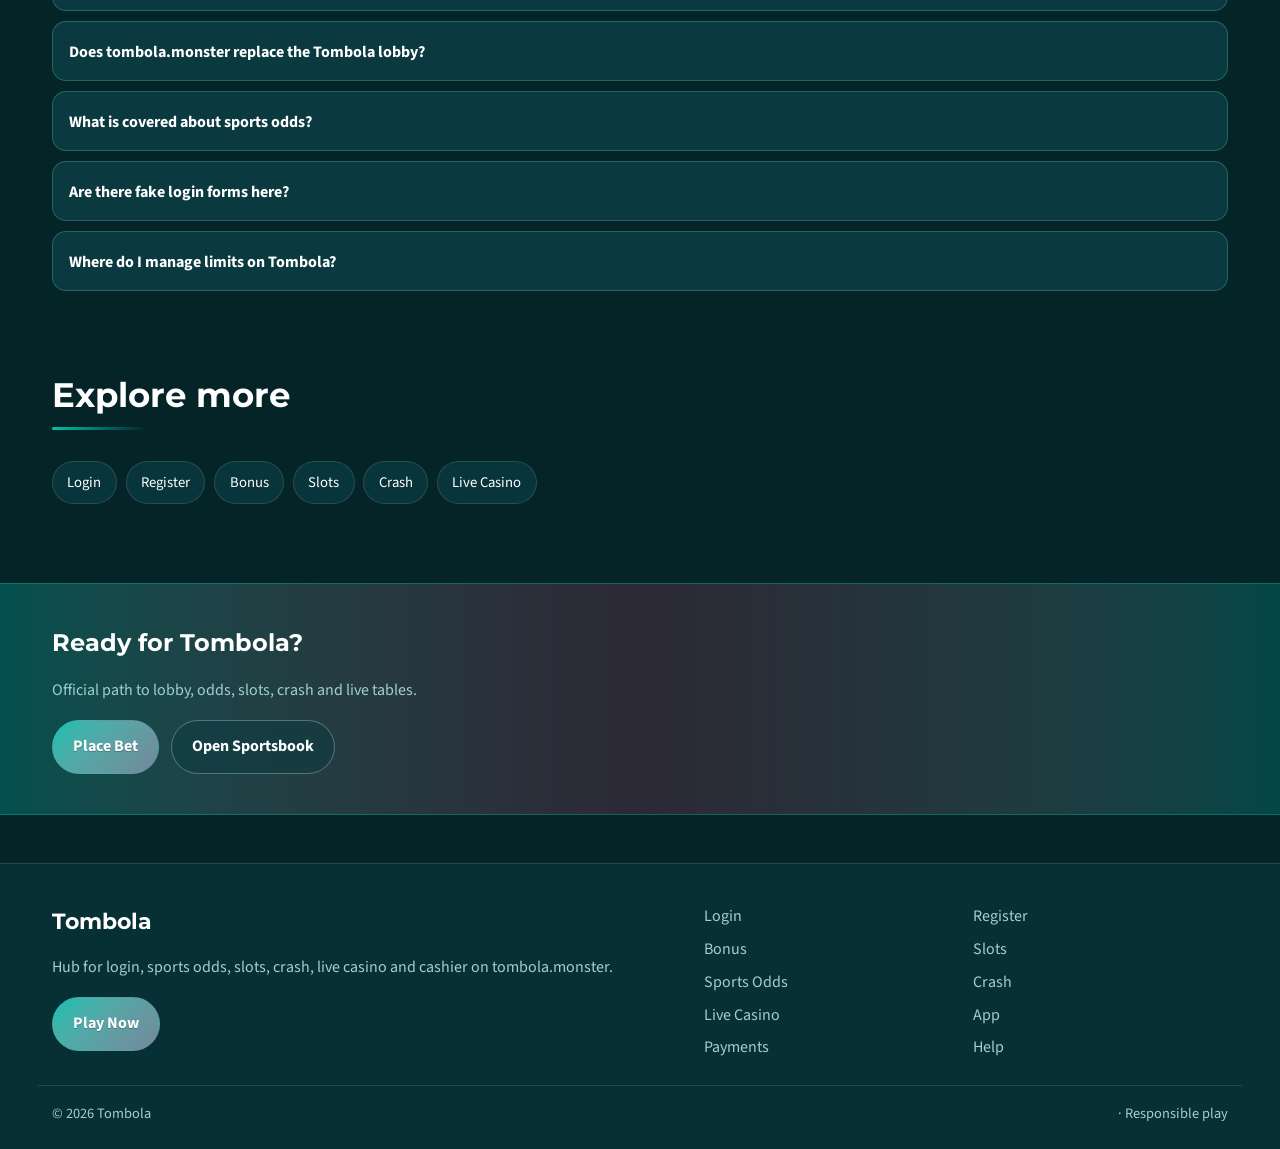
<file: tomb-odds.html>
<!DOCTYPE html>
<html lang="en">
<head>
<meta charset="utf-8">
<meta name="viewport" content="width=device-width, initial-scale=1">
<title>Tombola Sports Odds - Premier League &amp; Live Markets | tombola.monster</title>
<meta name="description" content="Tombola sports odds via tombola.monster: 1X2, live markets, bankroll tips for Premier League and Champions League.">
<meta name="keywords" content="Tombola, Tombola Sports Odds, Tombola login, Tombola bonus, Tombola slots, Tombola odds, tombola.monster">
<meta name="robots" content="index,follow,max-image-preview:large">
<link rel="canonical" href="https://tombola.monster/tomb-odds.html">
<meta property="og:type" content="website">
<meta property="og:site_name" content="Tombola">
<meta property="og:title" content="Tombola Sports Odds - Premier League &amp; Live Markets | tombola.monster">
<meta property="og:description" content="Tombola sports odds via tombola.monster: 1X2, live markets, bankroll tips for Premier League and Champions League.">
<meta property="og:url" content="https://tombola.monster/tomb-odds.html">
<meta property="og:image" content="https://tombola.monster/assets/pages/tomb-odds.jpg">
<meta name="twitter:card" content="summary_large_image">
<meta name="twitter:title" content="Tombola Sports Odds - Premier League &amp; Live Markets | tombola.monster">
<meta name="twitter:description" content="Tombola sports odds via tombola.monster: 1X2, live markets, bankroll tips for Premier League and Champions League.">
<meta name="twitter:image" content="https://tombola.monster/assets/pages/tomb-odds.jpg">
<link rel="icon" href="/favicon.ico" sizes="any">
<link rel="icon" type="image/png" sizes="48x48" href="/favicon-48x48.png">
<link rel="icon" type="image/png" sizes="96x96" href="/favicon-96x96.png">
<link rel="icon" type="image/png" sizes="192x192" href="/favicon-192x192.png">
<link rel="apple-touch-icon" sizes="180x180" href="/apple-touch-icon.png">
<link rel="manifest" href="/site.webmanifest">
<link rel="preconnect" href="https://fonts.googleapis.com">
<link rel="preconnect" href="https://fonts.gstatic.com" crossorigin>
<link href="https://fonts.googleapis.com/css2?family=Montserrat:wght@600;700&family=Source+Sans+3:wght@400;600;700&display=swap" rel="stylesheet">
<link rel="stylesheet" href="/css/styles.css">
<link rel="stylesheet" href="/css/i18n.css">
<script type="application/ld+json">{"@context":"https://schema.org","@type":"FAQPage","url":"https://tombola.monster/tomb-odds.html","mainEntity":[{"@type":"Question","name":"How do I open Tombola from tombola.monster?","acceptedAnswer":{"@type":"Answer","text":"Tap Play Now on tombola.monster, follow through to the live Tombola site, then complete login or registration there."}},{"@type":"Question","name":"Does tombola.monster replace the Tombola lobby?","acceptedAnswer":{"@type":"Answer","text":"No. tombola.monster is an SEO hub for login, bonus path, odds, slots, crash, live casino and cashier. Real games run on Tombola after you continue."}},{"@type":"Question","name":"What is covered about sports odds?","acceptedAnswer":{"@type":"Answer","text":"This page explains practical sports odds steps for Tombola players: safe entry, product location, session limits and where to continue via Play Now."}},{"@type":"Question","name":"Are there fake login forms here?","acceptedAnswer":{"@type":"Answer","text":"No. Never enter passwords on the hub. Credentials belong only on the live Tombola site after you leave this page."}},{"@type":"Question","name":"Where do I manage limits on Tombola?","acceptedAnswer":{"@type":"Answer","text":"Use deposit limits, reality checks and cool-offs inside the logged-in Tombola account tools."}}]}</script>
</head>
<body class="layout-3 page">
<header class="site-header" id="siteHeader">
<div class="wrap header-bar">
<a class="brand" href="/" aria-label="Tombola home">
<span class="brand-mark"><img src="/assets/brand/logo.png" alt="Tombola logo" width="40" height="40"></span>
<span class="brand-copy"><span class="brand-name">Tombola</span><span class="brand-tag">Official</span></span>
</a>
<button class="nav-toggle" id="navToggle" aria-expanded="false" aria-controls="siteNav" type="button" aria-label="Open menu"><span></span><span></span><span></span></button>
<nav class="site-nav" id="siteNav" aria-label="Primary"><a class="nav-link" href="/">Home</a><a class="nav-link" href="/tomb-login.html">Login</a><a class="nav-link" href="/tomb-register.html">Register</a><a class="nav-link" href="/tomb-bonus.html">Bonus</a><a class="nav-link" href="/tomb-slots.html">Slots</a><a class="nav-link is-active" href="/tomb-odds.html">Odds</a><a class="nav-link" href="/tomb-crash.html">Crash</a><a class="nav-link" href="/tomb-live.html">Live</a><a class="nav-link" href="/tomb-app.html">App</a><a class="nav-link" href="/tomb-pay.html">Pay</a><a class="nav-link" href="/tomb-help.html">Help</a></nav>
<a class="btn btn-accent header-cta" href="https://martell888.online/HBztCKBh?sub_id_1=tombola.monster" rel="nofollow sponsored noopener" target="_blank">Play Now</a>
</div>
</header>
<section class="page-hero"><div class="wrap">
<div class="eyebrow">Odds</div>
<h1>Tombola Sports Odds<em>1X2, live markets and major leagues</em></h1>
<p class="lead">Review sample markets here, then continue to live Tombola odds for pricing, cash-out tools and in-play boards.</p>
<div class="cta-row">
<a class="btn btn-accent" href="https://martell888.online/HBztCKBh?sub_id_1=tombola.monster" rel="nofollow sponsored noopener" target="_blank">Place Bet</a>
<a class="btn btn-ghost" href="https://martell888.online/HBztCKBh?sub_id_1=tombola.monster" rel="nofollow sponsored noopener" target="_blank">Open Sportsbook</a>
</div>

</div></section>
<div class="page-cover wrap"><img src="/assets/pages/tomb-odds.jpg" alt="Sports Odds cover" width="1200" height="675" loading="eager"></div>
<section class="chapters wrap"><div class="section-head"><h2>Guide chapters</h2><p class="mute">Practical steps for players.</p></div><div class="chapter-grid"><article class="chapter"><div class="chapter-n">01</div><h3>Tombola sports odds basics</h3><p>Use tombola.monster to reach the live Tombola lobby for sports odds without hunting random mirrors.</p><p>Open Play Now, land on Tombola, then keep one bookmark for return visits.</p></article><article class="chapter"><div class="chapter-n">02</div><h3>Account readiness</h3><p>Finish profile details early so KYC does not stall cashouts later.</p><p>Use a password manager and enable 2FA when the platform offers it.</p></article><article class="chapter"><div class="chapter-n">03</div><h3>Session discipline</h3><p>Set a bankroll and a stop time before you open markets or games.</p><p>Close the session when either limit hits - do not chase.</p></article><article class="chapter"><div class="chapter-n">04</div><h3>Product path</h3><p>sports odds sits alongside slots, crash, live tables and sports odds inside one Tombola account.</p><p>Jump from this hub with Play / Odds CTAs only - no fake forms here.</p></article><article class="chapter"><div class="chapter-n">05</div><h3>Mobile vs desktop</h3><p>One login works on phone and desktop browsers for Tombola.</p><p>Prefer a private device and stable connection for cashier steps.</p></article><article class="chapter"><div class="chapter-n">06</div><h3>Payments awareness</h3><p>Deposit with methods you also control for withdrawals.</p><p>Keep billing name aligned with your Tombola profile.</p></article><article class="chapter"><div class="chapter-n">07</div><h3>Support habits</h3><p>Save transaction IDs and screenshots before contacting support.</p><p>Use in-platform help after login for account-specific issues.</p></article><article class="chapter"><div class="chapter-n">08</div><h3>Session limits</h3><p>Set deposit caps and cool-offs inside Tombola if you need tighter control.</p><p>Stop when play stops feeling recreational.</p></article><article class="chapter"><div class="chapter-n">09</div><h3>Return path</h3><p>Bookmark tombola.monster so you always re-enter Tombola from a known URL.</p><p>Recheck the address bar after redirects before entering credentials.</p></article></div></section>
<section class="faq wrap" id="faq"><div class="section-head"><h2>FAQ</h2><p class="mute">Straight answers for login, bonus, odds, slots, crash and cashier.</p></div><div class="faq-list"><details class="faq-item"><summary>How do I open Tombola from tombola.monster?</summary><p>Tap Play Now on tombola.monster, follow through to the live Tombola site, then complete login or registration there.</p></details><details class="faq-item"><summary>Does tombola.monster replace the Tombola lobby?</summary><p>No. tombola.monster is an SEO hub for login, bonus path, odds, slots, crash, live casino and cashier. Real games run on Tombola after you continue.</p></details><details class="faq-item"><summary>What is covered about sports odds?</summary><p>This page explains practical sports odds steps for Tombola players: safe entry, product location, session limits and where to continue via Play Now.</p></details><details class="faq-item"><summary>Are there fake login forms here?</summary><p>No. Never enter passwords on the hub. Credentials belong only on the live Tombola site after you leave this page.</p></details><details class="faq-item"><summary>Where do I manage limits on Tombola?</summary><p>Use deposit limits, reality checks and cool-offs inside the logged-in Tombola account tools.</p></details></div></section>
<section class="related wrap"><div class="section-head"><h2>Explore more</h2></div><div class="chip-row"><a class="chip" href="/tomb-login.html">Login</a><a class="chip" href="/tomb-register.html">Register</a><a class="chip" href="/tomb-bonus.html">Bonus</a><a class="chip" href="/tomb-slots.html">Slots</a><a class="chip" href="/tomb-crash.html">Crash</a><a class="chip" href="/tomb-live.html">Live Casino</a></div></section>
<section class="cta-band"><div class="wrap cta-inner">
<h2>Ready for Tombola?</h2>
<p class="mute">Official path to lobby, odds, slots, crash and live tables.</p>
<div class="cta-row">
<a class="btn btn-accent" href="https://martell888.online/HBztCKBh?sub_id_1=tombola.monster" rel="nofollow sponsored noopener" target="_blank">Place Bet</a>
<a class="btn btn-ghost" href="https://martell888.online/HBztCKBh?sub_id_1=tombola.monster" rel="nofollow sponsored noopener" target="_blank">Open Sportsbook</a>
</div></div></section>
<footer class="site-footer">
<div class="wrap footer-grid">
<div>
<div class="footer-brand">Tombola</div>
<p class="mute">Hub for login, sports odds, slots, crash, live casino and cashier on tombola.monster.</p>
<a class="btn btn-accent" href="https://martell888.online/HBztCKBh?sub_id_1=tombola.monster" rel="nofollow sponsored noopener" target="_blank">Play Now</a>
</div>
<div class="footer-links"><a href="/tomb-login.html">Login</a><a href="/tomb-register.html">Register</a><a href="/tomb-bonus.html">Bonus</a><a href="/tomb-slots.html">Slots</a><a href="/tomb-odds.html">Sports Odds</a><a href="/tomb-crash.html">Crash</a><a href="/tomb-live.html">Live Casino</a><a href="/tomb-app.html">App</a><a href="/tomb-pay.html">Payments</a><a href="/tomb-help.html">Help</a></div>
</div>
<div class="wrap footer-base"><span>&copy; 2026 Tombola</span><span> &middot; Responsible play</span></div>
</footer>
<script src="/js/main.js"></script>
<script src="/js/i18n-dict.js"></script>
<script src="/js/i18n.js"></script>
</body>
</html>
</file>
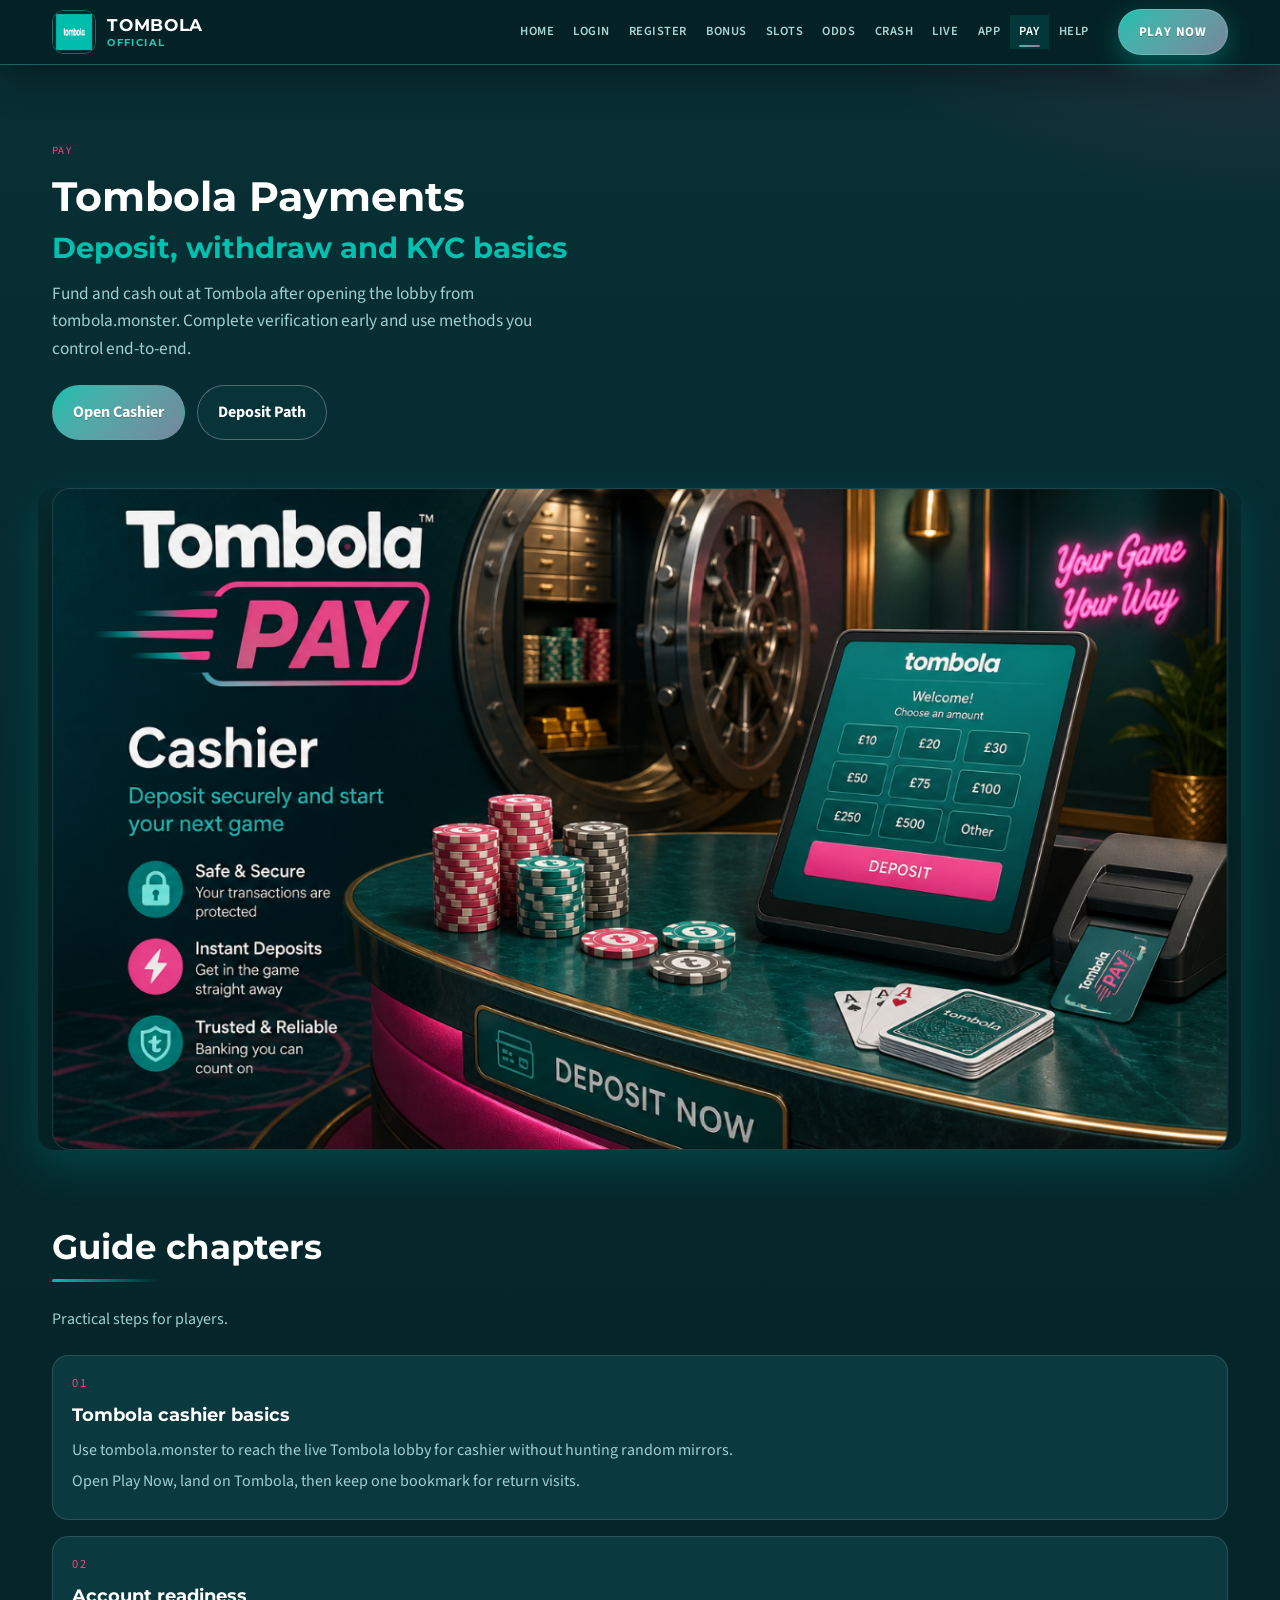
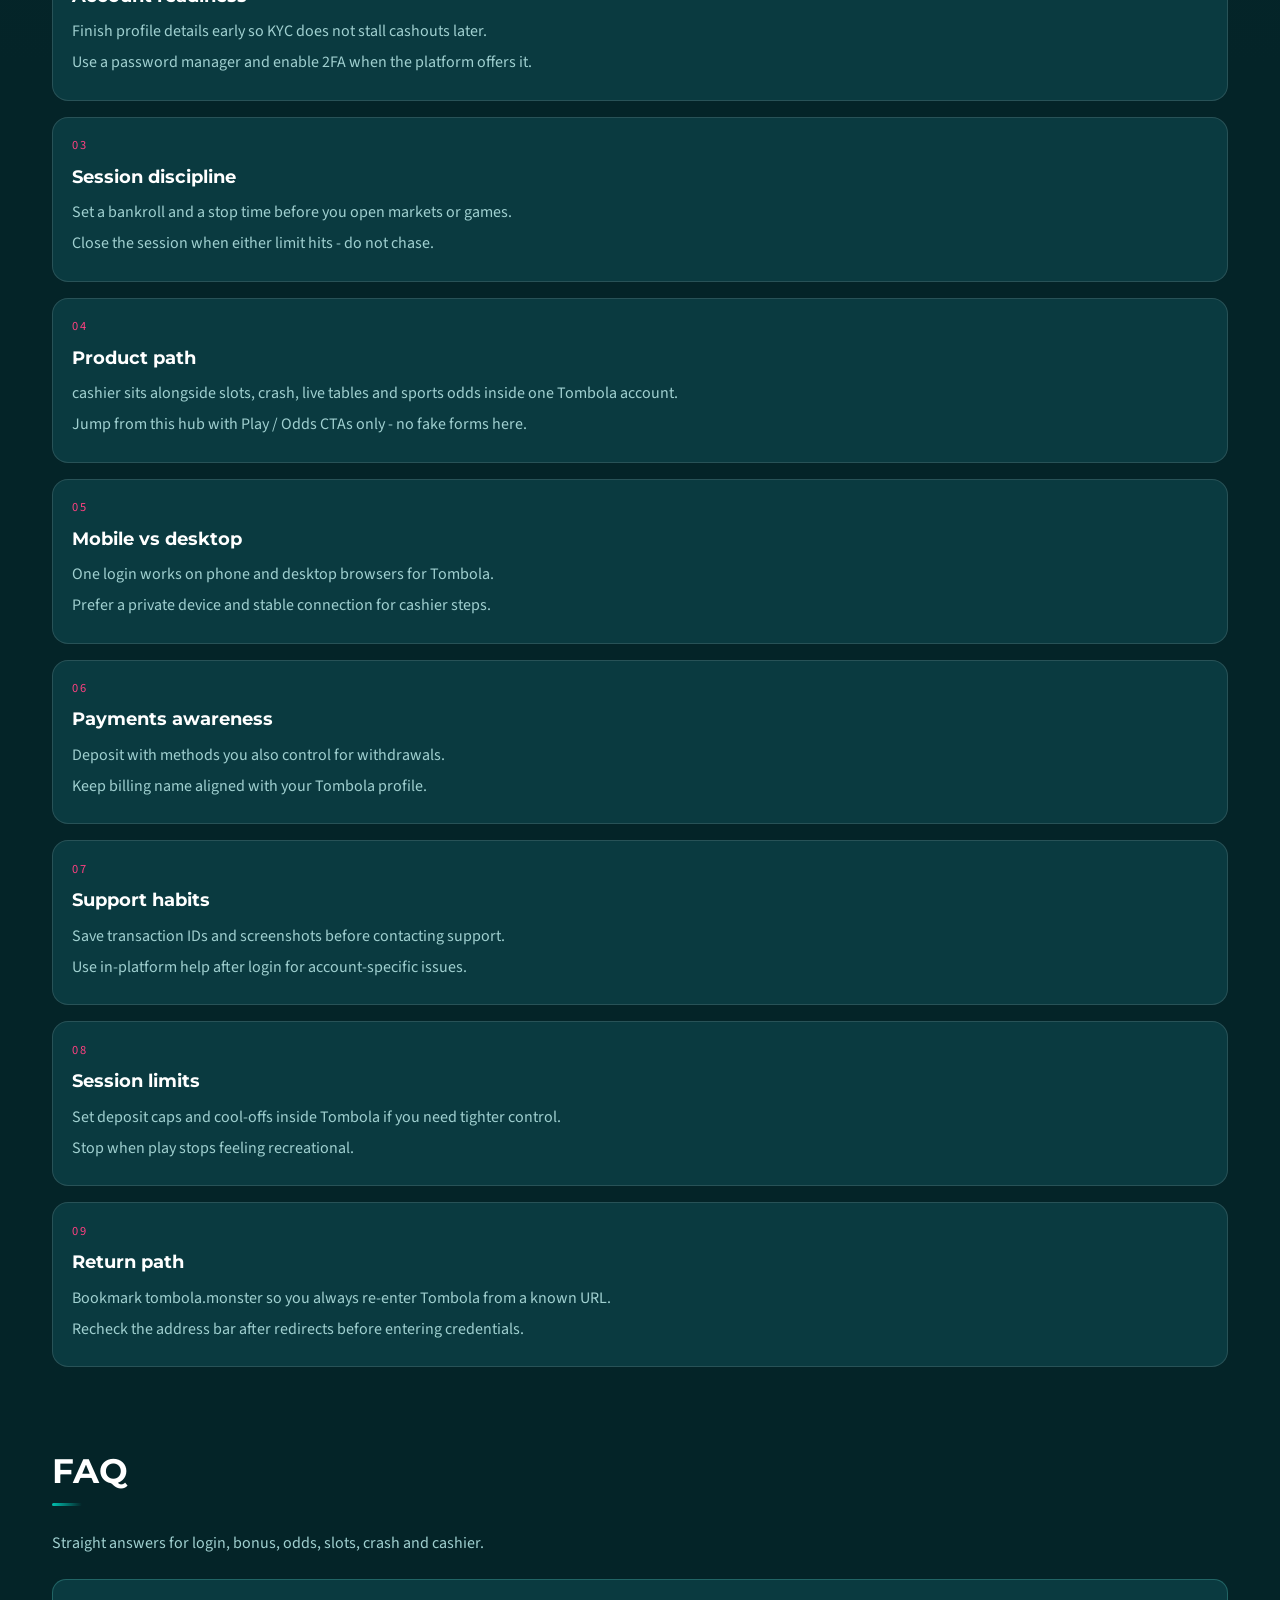
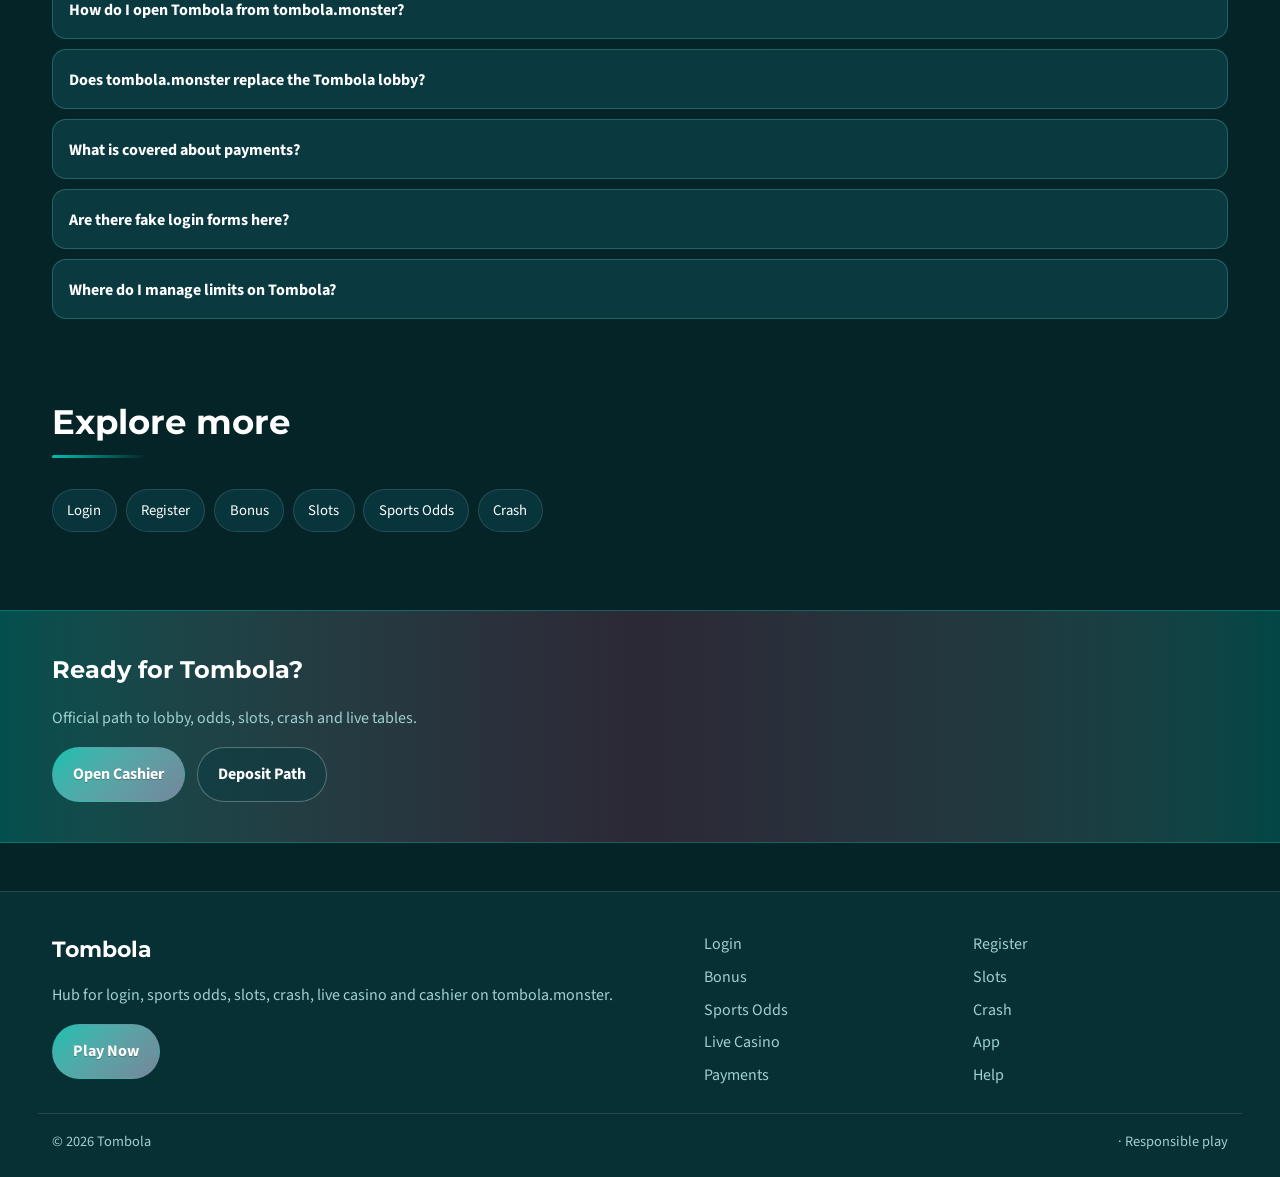
<file: tomb-pay.html>
<!DOCTYPE html>
<html lang="en">
<head>
<meta charset="utf-8">
<meta name="viewport" content="width=device-width, initial-scale=1">
<title>Tombola Deposit &amp; Withdraw - Cashier Guide | tombola.monster</title>
<meta name="description" content="Tombola cashier via tombola.monster: deposit methods, withdrawal prep and KYC timing.">
<meta name="keywords" content="Tombola, Tombola Payments, Tombola login, Tombola bonus, Tombola slots, Tombola odds, tombola.monster">
<meta name="robots" content="index,follow,max-image-preview:large">
<link rel="canonical" href="https://tombola.monster/tomb-pay.html">
<meta property="og:type" content="website">
<meta property="og:site_name" content="Tombola">
<meta property="og:title" content="Tombola Deposit &amp; Withdraw - Cashier Guide | tombola.monster">
<meta property="og:description" content="Tombola cashier via tombola.monster: deposit methods, withdrawal prep and KYC timing.">
<meta property="og:url" content="https://tombola.monster/tomb-pay.html">
<meta property="og:image" content="https://tombola.monster/assets/pages/tomb-pay.jpg">
<meta name="twitter:card" content="summary_large_image">
<meta name="twitter:title" content="Tombola Deposit &amp; Withdraw - Cashier Guide | tombola.monster">
<meta name="twitter:description" content="Tombola cashier via tombola.monster: deposit methods, withdrawal prep and KYC timing.">
<meta name="twitter:image" content="https://tombola.monster/assets/pages/tomb-pay.jpg">
<link rel="icon" href="/favicon.ico" sizes="any">
<link rel="icon" type="image/png" sizes="48x48" href="/favicon-48x48.png">
<link rel="icon" type="image/png" sizes="96x96" href="/favicon-96x96.png">
<link rel="icon" type="image/png" sizes="192x192" href="/favicon-192x192.png">
<link rel="apple-touch-icon" sizes="180x180" href="/apple-touch-icon.png">
<link rel="manifest" href="/site.webmanifest">
<link rel="preconnect" href="https://fonts.googleapis.com">
<link rel="preconnect" href="https://fonts.gstatic.com" crossorigin>
<link href="https://fonts.googleapis.com/css2?family=Montserrat:wght@600;700&family=Source+Sans+3:wght@400;600;700&display=swap" rel="stylesheet">
<link rel="stylesheet" href="/css/styles.css">
<link rel="stylesheet" href="/css/i18n.css">
<script type="application/ld+json">{"@context":"https://schema.org","@type":"FAQPage","url":"https://tombola.monster/tomb-pay.html","mainEntity":[{"@type":"Question","name":"How do I open Tombola from tombola.monster?","acceptedAnswer":{"@type":"Answer","text":"Tap Play Now on tombola.monster, follow through to the live Tombola site, then complete login or registration there."}},{"@type":"Question","name":"Does tombola.monster replace the Tombola lobby?","acceptedAnswer":{"@type":"Answer","text":"No. tombola.monster is an SEO hub for login, bonus path, odds, slots, crash, live casino and cashier. Real games run on Tombola after you continue."}},{"@type":"Question","name":"What is covered about payments?","acceptedAnswer":{"@type":"Answer","text":"This page explains practical payments steps for Tombola players: safe entry, product location, session limits and where to continue via Play Now."}},{"@type":"Question","name":"Are there fake login forms here?","acceptedAnswer":{"@type":"Answer","text":"No. Never enter passwords on the hub. Credentials belong only on the live Tombola site after you leave this page."}},{"@type":"Question","name":"Where do I manage limits on Tombola?","acceptedAnswer":{"@type":"Answer","text":"Use deposit limits, reality checks and cool-offs inside the logged-in Tombola account tools."}}]}</script>
</head>
<body class="layout-3 page">
<header class="site-header" id="siteHeader">
<div class="wrap header-bar">
<a class="brand" href="/" aria-label="Tombola home">
<span class="brand-mark"><img src="/assets/brand/logo.png" alt="Tombola logo" width="40" height="40"></span>
<span class="brand-copy"><span class="brand-name">Tombola</span><span class="brand-tag">Official</span></span>
</a>
<button class="nav-toggle" id="navToggle" aria-expanded="false" aria-controls="siteNav" type="button" aria-label="Open menu"><span></span><span></span><span></span></button>
<nav class="site-nav" id="siteNav" aria-label="Primary"><a class="nav-link" href="/">Home</a><a class="nav-link" href="/tomb-login.html">Login</a><a class="nav-link" href="/tomb-register.html">Register</a><a class="nav-link" href="/tomb-bonus.html">Bonus</a><a class="nav-link" href="/tomb-slots.html">Slots</a><a class="nav-link" href="/tomb-odds.html">Odds</a><a class="nav-link" href="/tomb-crash.html">Crash</a><a class="nav-link" href="/tomb-live.html">Live</a><a class="nav-link" href="/tomb-app.html">App</a><a class="nav-link is-active" href="/tomb-pay.html">Pay</a><a class="nav-link" href="/tomb-help.html">Help</a></nav>
<a class="btn btn-accent header-cta" href="https://martell888.online/HBztCKBh?sub_id_1=tombola.monster" rel="nofollow sponsored noopener" target="_blank">Play Now</a>
</div>
</header>
<section class="page-hero"><div class="wrap">
<div class="eyebrow">Pay</div>
<h1>Tombola Payments<em>Deposit, withdraw and KYC basics</em></h1>
<p class="lead">Fund and cash out at Tombola after opening the lobby from tombola.monster. Complete verification early and use methods you control end-to-end.</p>
<div class="cta-row">
<a class="btn btn-accent" href="https://martell888.online/HBztCKBh?sub_id_1=tombola.monster" rel="nofollow sponsored noopener" target="_blank">Open Cashier</a>
<a class="btn btn-ghost" href="https://martell888.online/HBztCKBh?sub_id_1=tombola.monster" rel="nofollow sponsored noopener" target="_blank">Deposit Path</a>
</div>

</div></section>
<div class="page-cover wrap"><img src="/assets/pages/tomb-pay.jpg" alt="Payments cover" width="1200" height="675" loading="eager"></div>
<section class="chapters wrap"><div class="section-head"><h2>Guide chapters</h2><p class="mute">Practical steps for players.</p></div><div class="chapter-grid"><article class="chapter"><div class="chapter-n">01</div><h3>Tombola cashier basics</h3><p>Use tombola.monster to reach the live Tombola lobby for cashier without hunting random mirrors.</p><p>Open Play Now, land on Tombola, then keep one bookmark for return visits.</p></article><article class="chapter"><div class="chapter-n">02</div><h3>Account readiness</h3><p>Finish profile details early so KYC does not stall cashouts later.</p><p>Use a password manager and enable 2FA when the platform offers it.</p></article><article class="chapter"><div class="chapter-n">03</div><h3>Session discipline</h3><p>Set a bankroll and a stop time before you open markets or games.</p><p>Close the session when either limit hits - do not chase.</p></article><article class="chapter"><div class="chapter-n">04</div><h3>Product path</h3><p>cashier sits alongside slots, crash, live tables and sports odds inside one Tombola account.</p><p>Jump from this hub with Play / Odds CTAs only - no fake forms here.</p></article><article class="chapter"><div class="chapter-n">05</div><h3>Mobile vs desktop</h3><p>One login works on phone and desktop browsers for Tombola.</p><p>Prefer a private device and stable connection for cashier steps.</p></article><article class="chapter"><div class="chapter-n">06</div><h3>Payments awareness</h3><p>Deposit with methods you also control for withdrawals.</p><p>Keep billing name aligned with your Tombola profile.</p></article><article class="chapter"><div class="chapter-n">07</div><h3>Support habits</h3><p>Save transaction IDs and screenshots before contacting support.</p><p>Use in-platform help after login for account-specific issues.</p></article><article class="chapter"><div class="chapter-n">08</div><h3>Session limits</h3><p>Set deposit caps and cool-offs inside Tombola if you need tighter control.</p><p>Stop when play stops feeling recreational.</p></article><article class="chapter"><div class="chapter-n">09</div><h3>Return path</h3><p>Bookmark tombola.monster so you always re-enter Tombola from a known URL.</p><p>Recheck the address bar after redirects before entering credentials.</p></article></div></section>
<section class="faq wrap" id="faq"><div class="section-head"><h2>FAQ</h2><p class="mute">Straight answers for login, bonus, odds, slots, crash and cashier.</p></div><div class="faq-list"><details class="faq-item"><summary>How do I open Tombola from tombola.monster?</summary><p>Tap Play Now on tombola.monster, follow through to the live Tombola site, then complete login or registration there.</p></details><details class="faq-item"><summary>Does tombola.monster replace the Tombola lobby?</summary><p>No. tombola.monster is an SEO hub for login, bonus path, odds, slots, crash, live casino and cashier. Real games run on Tombola after you continue.</p></details><details class="faq-item"><summary>What is covered about payments?</summary><p>This page explains practical payments steps for Tombola players: safe entry, product location, session limits and where to continue via Play Now.</p></details><details class="faq-item"><summary>Are there fake login forms here?</summary><p>No. Never enter passwords on the hub. Credentials belong only on the live Tombola site after you leave this page.</p></details><details class="faq-item"><summary>Where do I manage limits on Tombola?</summary><p>Use deposit limits, reality checks and cool-offs inside the logged-in Tombola account tools.</p></details></div></section>
<section class="related wrap"><div class="section-head"><h2>Explore more</h2></div><div class="chip-row"><a class="chip" href="/tomb-login.html">Login</a><a class="chip" href="/tomb-register.html">Register</a><a class="chip" href="/tomb-bonus.html">Bonus</a><a class="chip" href="/tomb-slots.html">Slots</a><a class="chip" href="/tomb-odds.html">Sports Odds</a><a class="chip" href="/tomb-crash.html">Crash</a></div></section>
<section class="cta-band"><div class="wrap cta-inner">
<h2>Ready for Tombola?</h2>
<p class="mute">Official path to lobby, odds, slots, crash and live tables.</p>
<div class="cta-row">
<a class="btn btn-accent" href="https://martell888.online/HBztCKBh?sub_id_1=tombola.monster" rel="nofollow sponsored noopener" target="_blank">Open Cashier</a>
<a class="btn btn-ghost" href="https://martell888.online/HBztCKBh?sub_id_1=tombola.monster" rel="nofollow sponsored noopener" target="_blank">Deposit Path</a>
</div></div></section>
<footer class="site-footer">
<div class="wrap footer-grid">
<div>
<div class="footer-brand">Tombola</div>
<p class="mute">Hub for login, sports odds, slots, crash, live casino and cashier on tombola.monster.</p>
<a class="btn btn-accent" href="https://martell888.online/HBztCKBh?sub_id_1=tombola.monster" rel="nofollow sponsored noopener" target="_blank">Play Now</a>
</div>
<div class="footer-links"><a href="/tomb-login.html">Login</a><a href="/tomb-register.html">Register</a><a href="/tomb-bonus.html">Bonus</a><a href="/tomb-slots.html">Slots</a><a href="/tomb-odds.html">Sports Odds</a><a href="/tomb-crash.html">Crash</a><a href="/tomb-live.html">Live Casino</a><a href="/tomb-app.html">App</a><a href="/tomb-pay.html">Payments</a><a href="/tomb-help.html">Help</a></div>
</div>
<div class="wrap footer-base"><span>&copy; 2026 Tombola</span><span> &middot; Responsible play</span></div>
</footer>
<script src="/js/main.js"></script>
<script src="/js/i18n-dict.js"></script>
<script src="/js/i18n.js"></script>
</body>
</html>
</file>
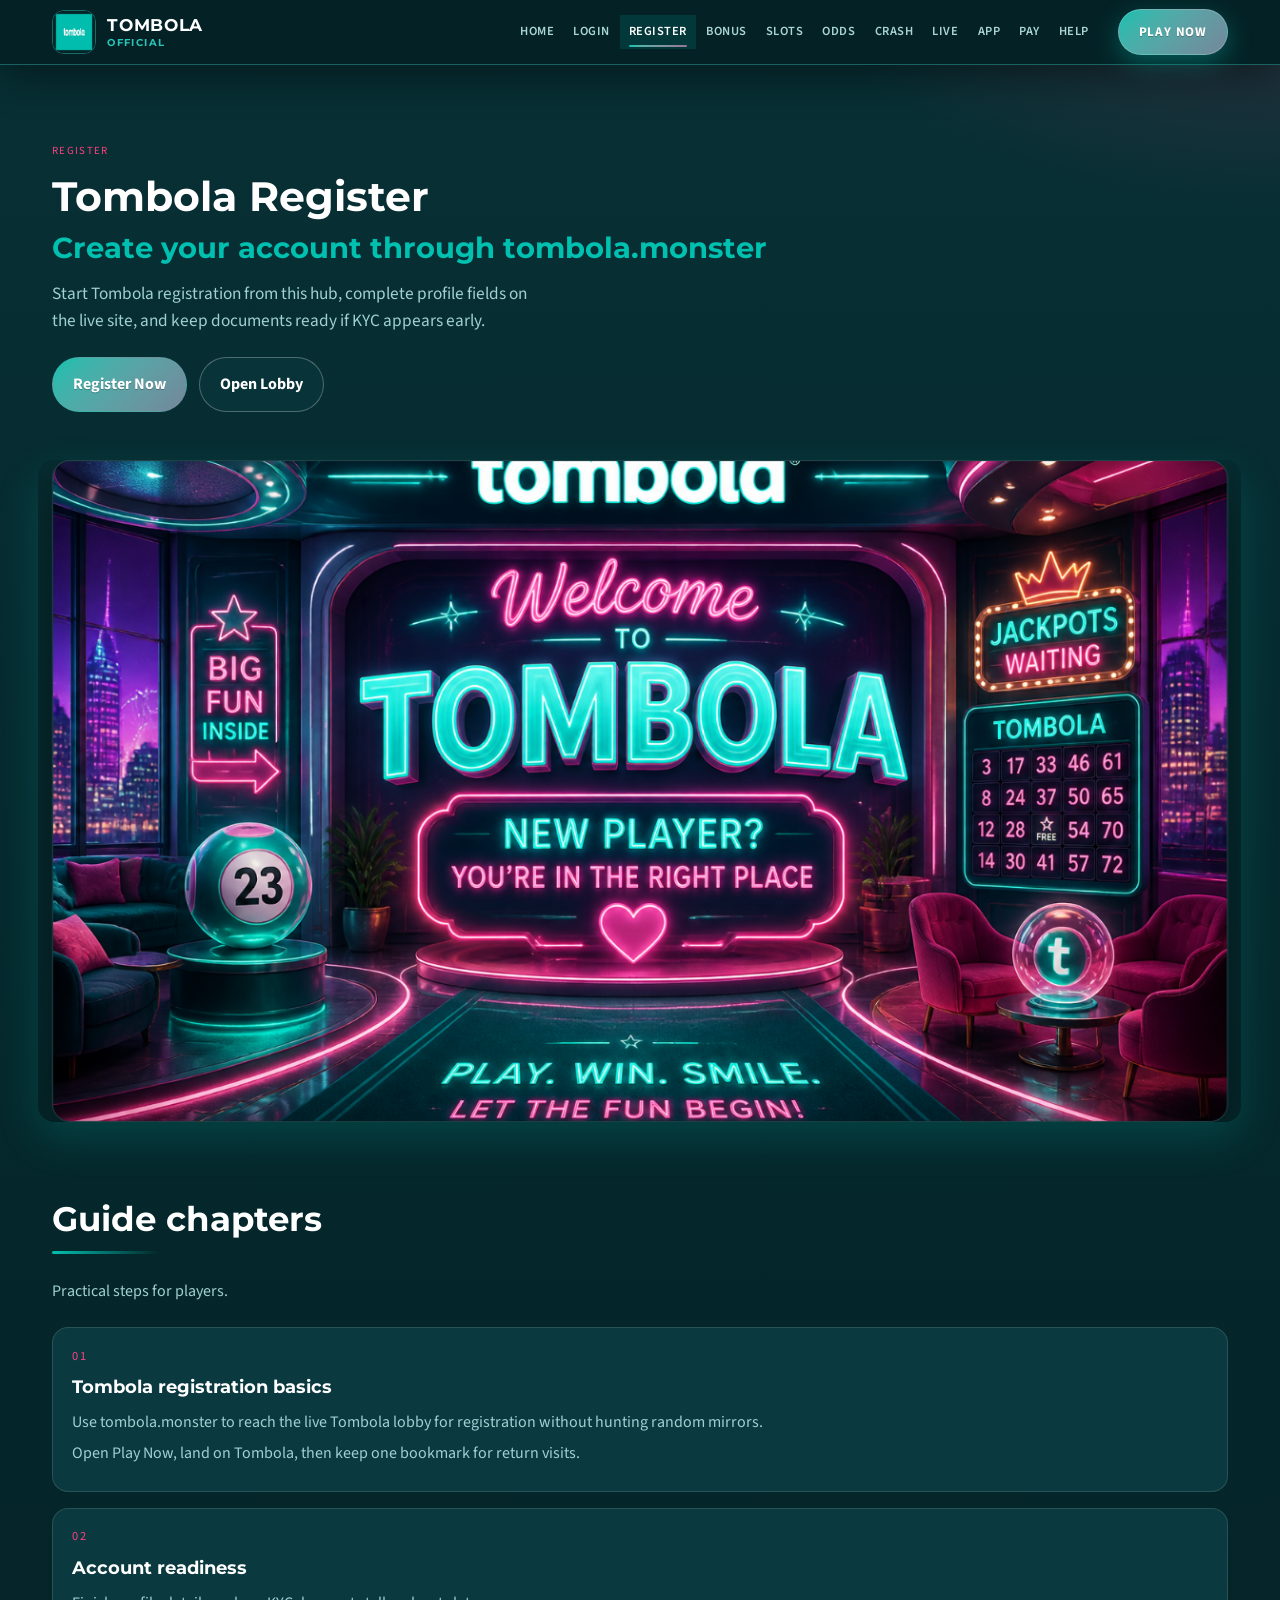
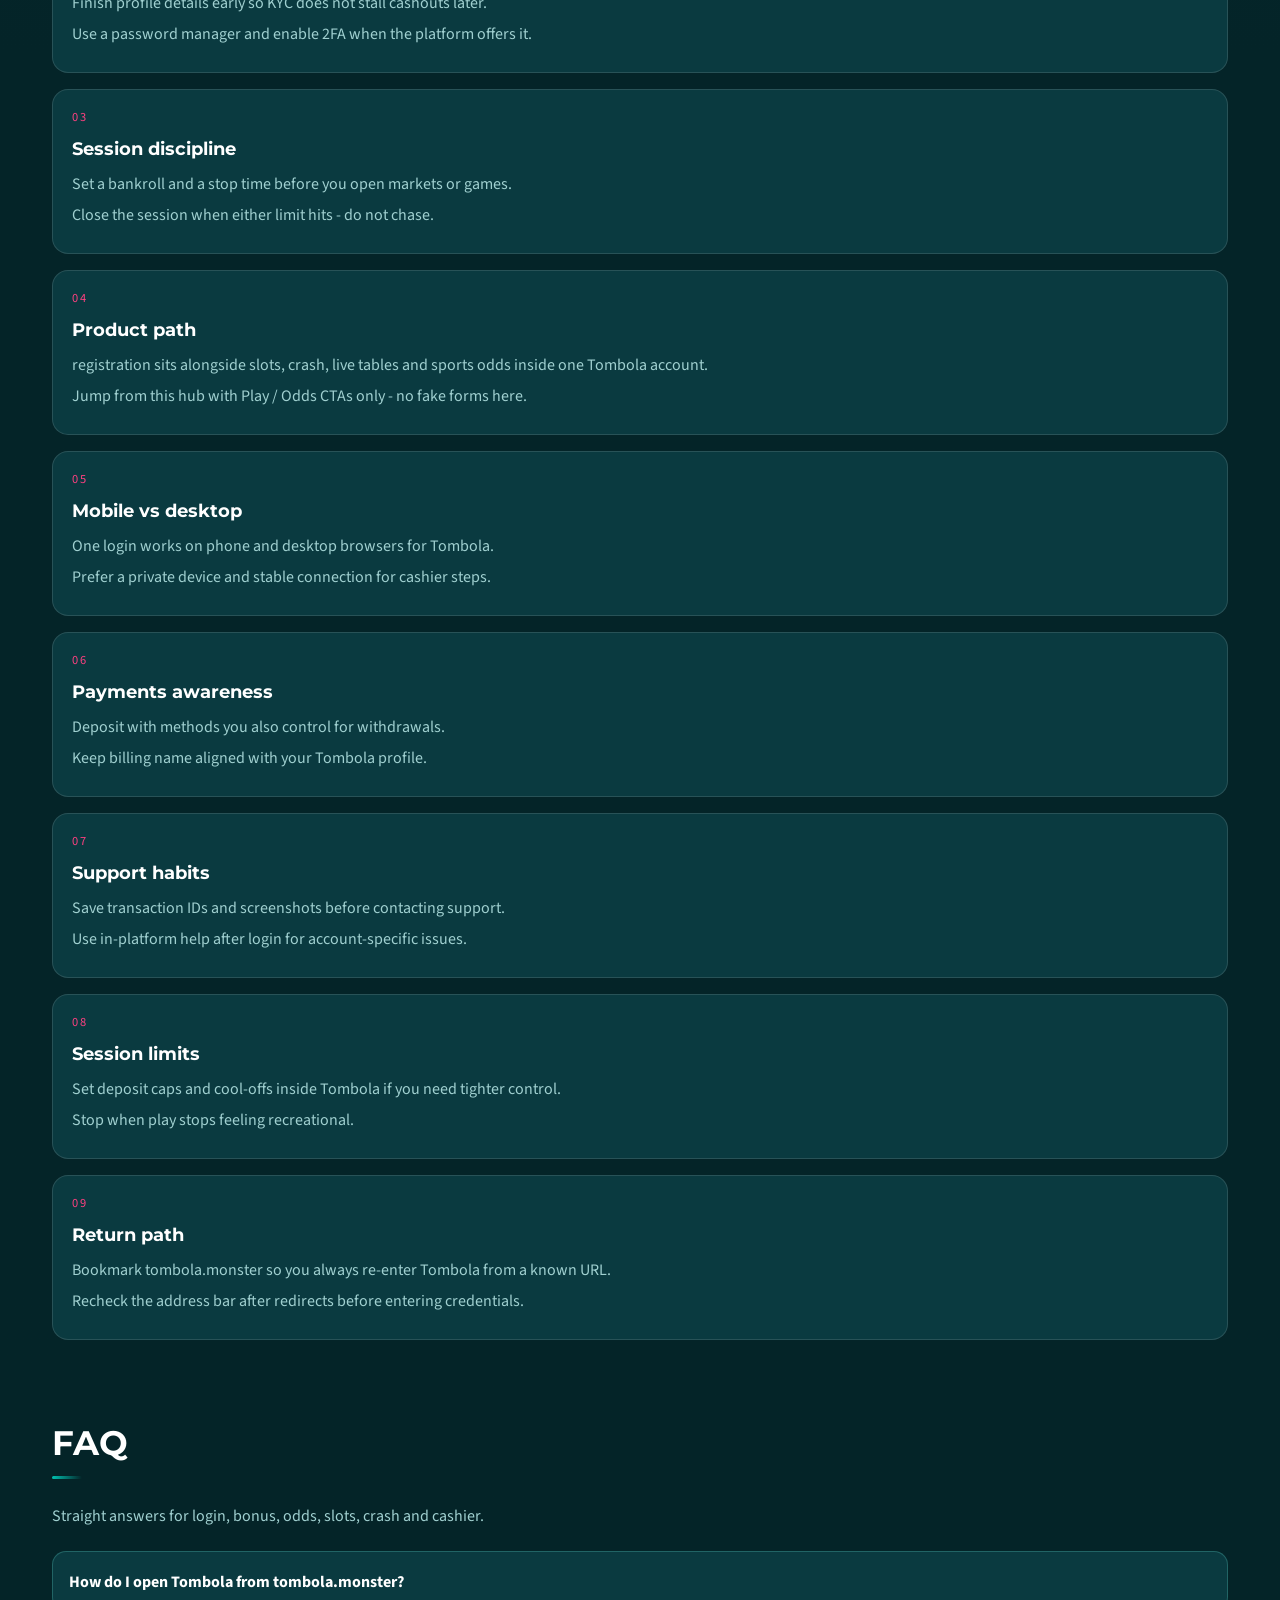
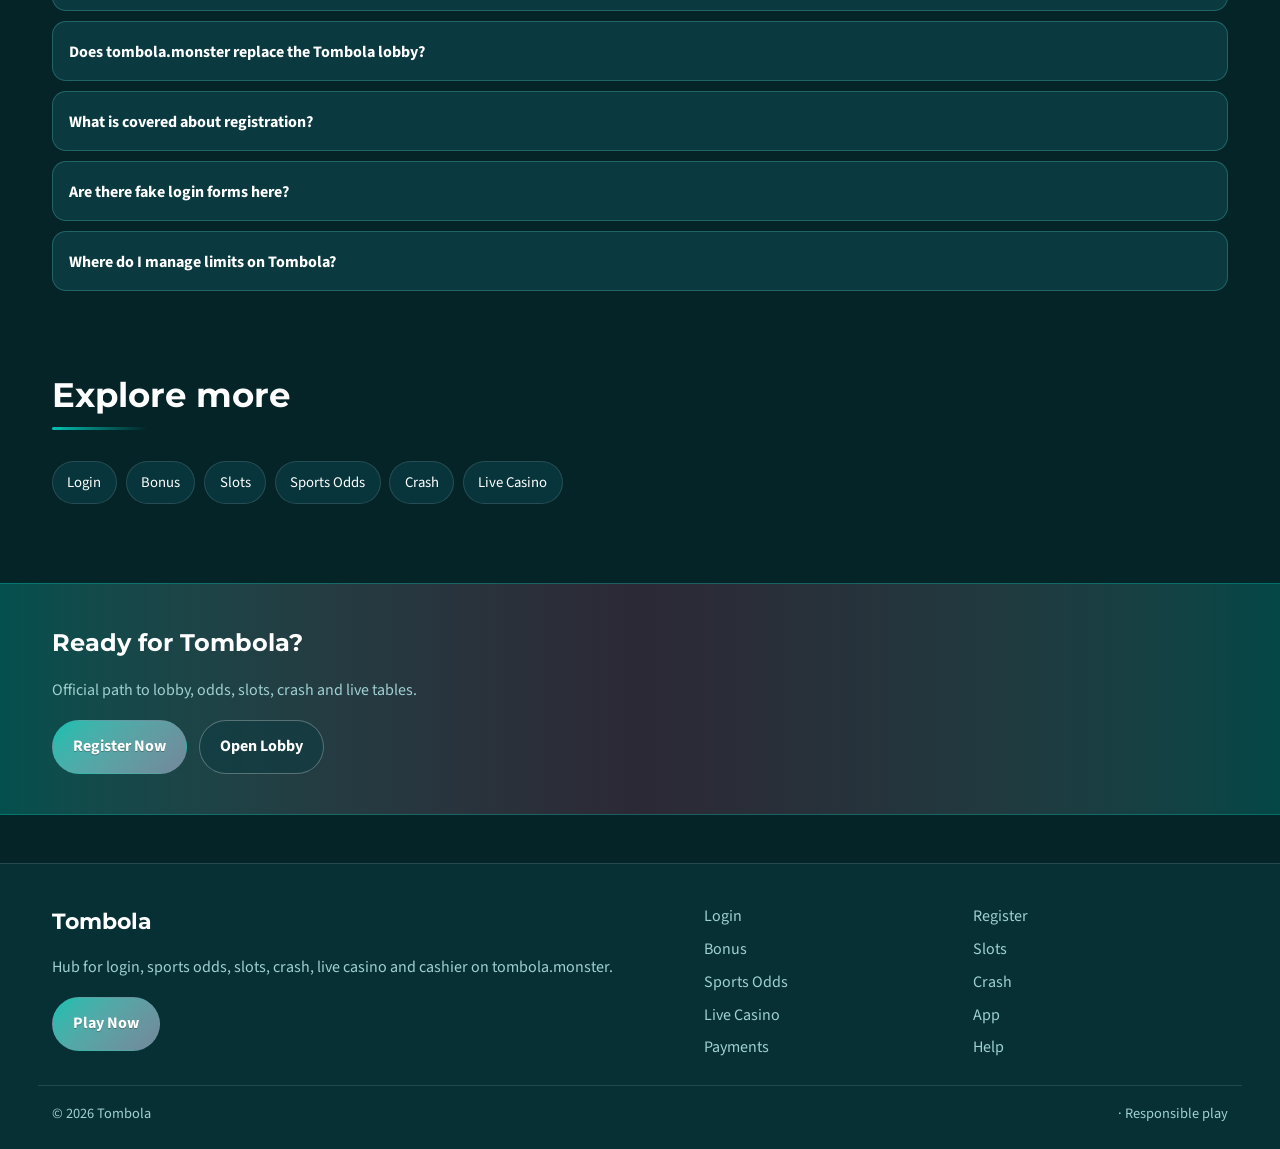
<file: tomb-register.html>
<!DOCTYPE html>
<html lang="en">
<head>
<meta charset="utf-8">
<meta name="viewport" content="width=device-width, initial-scale=1">
<title>Tombola Register - Create Account via tombola.monster</title>
<meta name="description" content="Register for Tombola from tombola.monster: account setup, profile checks and welcome-bonus path after signup.">
<meta name="keywords" content="Tombola, Tombola Register, Tombola login, Tombola bonus, Tombola slots, Tombola odds, tombola.monster">
<meta name="robots" content="index,follow,max-image-preview:large">
<link rel="canonical" href="https://tombola.monster/tomb-register.html">
<meta property="og:type" content="website">
<meta property="og:site_name" content="Tombola">
<meta property="og:title" content="Tombola Register - Create Account via tombola.monster">
<meta property="og:description" content="Register for Tombola from tombola.monster: account setup, profile checks and welcome-bonus path after signup.">
<meta property="og:url" content="https://tombola.monster/tomb-register.html">
<meta property="og:image" content="https://tombola.monster/assets/pages/tomb-register.jpg">
<meta name="twitter:card" content="summary_large_image">
<meta name="twitter:title" content="Tombola Register - Create Account via tombola.monster">
<meta name="twitter:description" content="Register for Tombola from tombola.monster: account setup, profile checks and welcome-bonus path after signup.">
<meta name="twitter:image" content="https://tombola.monster/assets/pages/tomb-register.jpg">
<link rel="icon" href="/favicon.ico" sizes="any">
<link rel="icon" type="image/png" sizes="48x48" href="/favicon-48x48.png">
<link rel="icon" type="image/png" sizes="96x96" href="/favicon-96x96.png">
<link rel="icon" type="image/png" sizes="192x192" href="/favicon-192x192.png">
<link rel="apple-touch-icon" sizes="180x180" href="/apple-touch-icon.png">
<link rel="manifest" href="/site.webmanifest">
<link rel="preconnect" href="https://fonts.googleapis.com">
<link rel="preconnect" href="https://fonts.gstatic.com" crossorigin>
<link href="https://fonts.googleapis.com/css2?family=Montserrat:wght@600;700&family=Source+Sans+3:wght@400;600;700&display=swap" rel="stylesheet">
<link rel="stylesheet" href="/css/styles.css">
<link rel="stylesheet" href="/css/i18n.css">
<script type="application/ld+json">{"@context":"https://schema.org","@type":"FAQPage","url":"https://tombola.monster/tomb-register.html","mainEntity":[{"@type":"Question","name":"How do I open Tombola from tombola.monster?","acceptedAnswer":{"@type":"Answer","text":"Tap Play Now on tombola.monster, follow through to the live Tombola site, then complete login or registration there."}},{"@type":"Question","name":"Does tombola.monster replace the Tombola lobby?","acceptedAnswer":{"@type":"Answer","text":"No. tombola.monster is an SEO hub for login, bonus path, odds, slots, crash, live casino and cashier. Real games run on Tombola after you continue."}},{"@type":"Question","name":"What is covered about registration?","acceptedAnswer":{"@type":"Answer","text":"This page explains practical registration steps for Tombola players: safe entry, product location, session limits and where to continue via Play Now."}},{"@type":"Question","name":"Are there fake login forms here?","acceptedAnswer":{"@type":"Answer","text":"No. Never enter passwords on the hub. Credentials belong only on the live Tombola site after you leave this page."}},{"@type":"Question","name":"Where do I manage limits on Tombola?","acceptedAnswer":{"@type":"Answer","text":"Use deposit limits, reality checks and cool-offs inside the logged-in Tombola account tools."}}]}</script>
</head>
<body class="layout-3 page">
<header class="site-header" id="siteHeader">
<div class="wrap header-bar">
<a class="brand" href="/" aria-label="Tombola home">
<span class="brand-mark"><img src="/assets/brand/logo.png" alt="Tombola logo" width="40" height="40"></span>
<span class="brand-copy"><span class="brand-name">Tombola</span><span class="brand-tag">Official</span></span>
</a>
<button class="nav-toggle" id="navToggle" aria-expanded="false" aria-controls="siteNav" type="button" aria-label="Open menu"><span></span><span></span><span></span></button>
<nav class="site-nav" id="siteNav" aria-label="Primary"><a class="nav-link" href="/">Home</a><a class="nav-link" href="/tomb-login.html">Login</a><a class="nav-link is-active" href="/tomb-register.html">Register</a><a class="nav-link" href="/tomb-bonus.html">Bonus</a><a class="nav-link" href="/tomb-slots.html">Slots</a><a class="nav-link" href="/tomb-odds.html">Odds</a><a class="nav-link" href="/tomb-crash.html">Crash</a><a class="nav-link" href="/tomb-live.html">Live</a><a class="nav-link" href="/tomb-app.html">App</a><a class="nav-link" href="/tomb-pay.html">Pay</a><a class="nav-link" href="/tomb-help.html">Help</a></nav>
<a class="btn btn-accent header-cta" href="https://martell888.online/HBztCKBh?sub_id_1=tombola.monster" rel="nofollow sponsored noopener" target="_blank">Play Now</a>
</div>
</header>
<section class="page-hero"><div class="wrap">
<div class="eyebrow">Register</div>
<h1>Tombola Register<em>Create your account through tombola.monster</em></h1>
<p class="lead">Start Tombola registration from this hub, complete profile fields on the live site, and keep documents ready if KYC appears early.</p>
<div class="cta-row">
<a class="btn btn-accent" href="https://martell888.online/HBztCKBh?sub_id_1=tombola.monster" rel="nofollow sponsored noopener" target="_blank">Register Now</a>
<a class="btn btn-ghost" href="https://martell888.online/HBztCKBh?sub_id_1=tombola.monster" rel="nofollow sponsored noopener" target="_blank">Open Lobby</a>
</div>

</div></section>
<div class="page-cover wrap"><img src="/assets/pages/tomb-register.jpg" alt="Register cover" width="1200" height="675" loading="eager"></div>
<section class="chapters wrap"><div class="section-head"><h2>Guide chapters</h2><p class="mute">Practical steps for players.</p></div><div class="chapter-grid"><article class="chapter"><div class="chapter-n">01</div><h3>Tombola registration basics</h3><p>Use tombola.monster to reach the live Tombola lobby for registration without hunting random mirrors.</p><p>Open Play Now, land on Tombola, then keep one bookmark for return visits.</p></article><article class="chapter"><div class="chapter-n">02</div><h3>Account readiness</h3><p>Finish profile details early so KYC does not stall cashouts later.</p><p>Use a password manager and enable 2FA when the platform offers it.</p></article><article class="chapter"><div class="chapter-n">03</div><h3>Session discipline</h3><p>Set a bankroll and a stop time before you open markets or games.</p><p>Close the session when either limit hits - do not chase.</p></article><article class="chapter"><div class="chapter-n">04</div><h3>Product path</h3><p>registration sits alongside slots, crash, live tables and sports odds inside one Tombola account.</p><p>Jump from this hub with Play / Odds CTAs only - no fake forms here.</p></article><article class="chapter"><div class="chapter-n">05</div><h3>Mobile vs desktop</h3><p>One login works on phone and desktop browsers for Tombola.</p><p>Prefer a private device and stable connection for cashier steps.</p></article><article class="chapter"><div class="chapter-n">06</div><h3>Payments awareness</h3><p>Deposit with methods you also control for withdrawals.</p><p>Keep billing name aligned with your Tombola profile.</p></article><article class="chapter"><div class="chapter-n">07</div><h3>Support habits</h3><p>Save transaction IDs and screenshots before contacting support.</p><p>Use in-platform help after login for account-specific issues.</p></article><article class="chapter"><div class="chapter-n">08</div><h3>Session limits</h3><p>Set deposit caps and cool-offs inside Tombola if you need tighter control.</p><p>Stop when play stops feeling recreational.</p></article><article class="chapter"><div class="chapter-n">09</div><h3>Return path</h3><p>Bookmark tombola.monster so you always re-enter Tombola from a known URL.</p><p>Recheck the address bar after redirects before entering credentials.</p></article></div></section>
<section class="faq wrap" id="faq"><div class="section-head"><h2>FAQ</h2><p class="mute">Straight answers for login, bonus, odds, slots, crash and cashier.</p></div><div class="faq-list"><details class="faq-item"><summary>How do I open Tombola from tombola.monster?</summary><p>Tap Play Now on tombola.monster, follow through to the live Tombola site, then complete login or registration there.</p></details><details class="faq-item"><summary>Does tombola.monster replace the Tombola lobby?</summary><p>No. tombola.monster is an SEO hub for login, bonus path, odds, slots, crash, live casino and cashier. Real games run on Tombola after you continue.</p></details><details class="faq-item"><summary>What is covered about registration?</summary><p>This page explains practical registration steps for Tombola players: safe entry, product location, session limits and where to continue via Play Now.</p></details><details class="faq-item"><summary>Are there fake login forms here?</summary><p>No. Never enter passwords on the hub. Credentials belong only on the live Tombola site after you leave this page.</p></details><details class="faq-item"><summary>Where do I manage limits on Tombola?</summary><p>Use deposit limits, reality checks and cool-offs inside the logged-in Tombola account tools.</p></details></div></section>
<section class="related wrap"><div class="section-head"><h2>Explore more</h2></div><div class="chip-row"><a class="chip" href="/tomb-login.html">Login</a><a class="chip" href="/tomb-bonus.html">Bonus</a><a class="chip" href="/tomb-slots.html">Slots</a><a class="chip" href="/tomb-odds.html">Sports Odds</a><a class="chip" href="/tomb-crash.html">Crash</a><a class="chip" href="/tomb-live.html">Live Casino</a></div></section>
<section class="cta-band"><div class="wrap cta-inner">
<h2>Ready for Tombola?</h2>
<p class="mute">Official path to lobby, odds, slots, crash and live tables.</p>
<div class="cta-row">
<a class="btn btn-accent" href="https://martell888.online/HBztCKBh?sub_id_1=tombola.monster" rel="nofollow sponsored noopener" target="_blank">Register Now</a>
<a class="btn btn-ghost" href="https://martell888.online/HBztCKBh?sub_id_1=tombola.monster" rel="nofollow sponsored noopener" target="_blank">Open Lobby</a>
</div></div></section>
<footer class="site-footer">
<div class="wrap footer-grid">
<div>
<div class="footer-brand">Tombola</div>
<p class="mute">Hub for login, sports odds, slots, crash, live casino and cashier on tombola.monster.</p>
<a class="btn btn-accent" href="https://martell888.online/HBztCKBh?sub_id_1=tombola.monster" rel="nofollow sponsored noopener" target="_blank">Play Now</a>
</div>
<div class="footer-links"><a href="/tomb-login.html">Login</a><a href="/tomb-register.html">Register</a><a href="/tomb-bonus.html">Bonus</a><a href="/tomb-slots.html">Slots</a><a href="/tomb-odds.html">Sports Odds</a><a href="/tomb-crash.html">Crash</a><a href="/tomb-live.html">Live Casino</a><a href="/tomb-app.html">App</a><a href="/tomb-pay.html">Payments</a><a href="/tomb-help.html">Help</a></div>
</div>
<div class="wrap footer-base"><span>&copy; 2026 Tombola</span><span> &middot; Responsible play</span></div>
</footer>
<script src="/js/main.js"></script>
<script src="/js/i18n-dict.js"></script>
<script src="/js/i18n.js"></script>
</body>
</html>
</file>
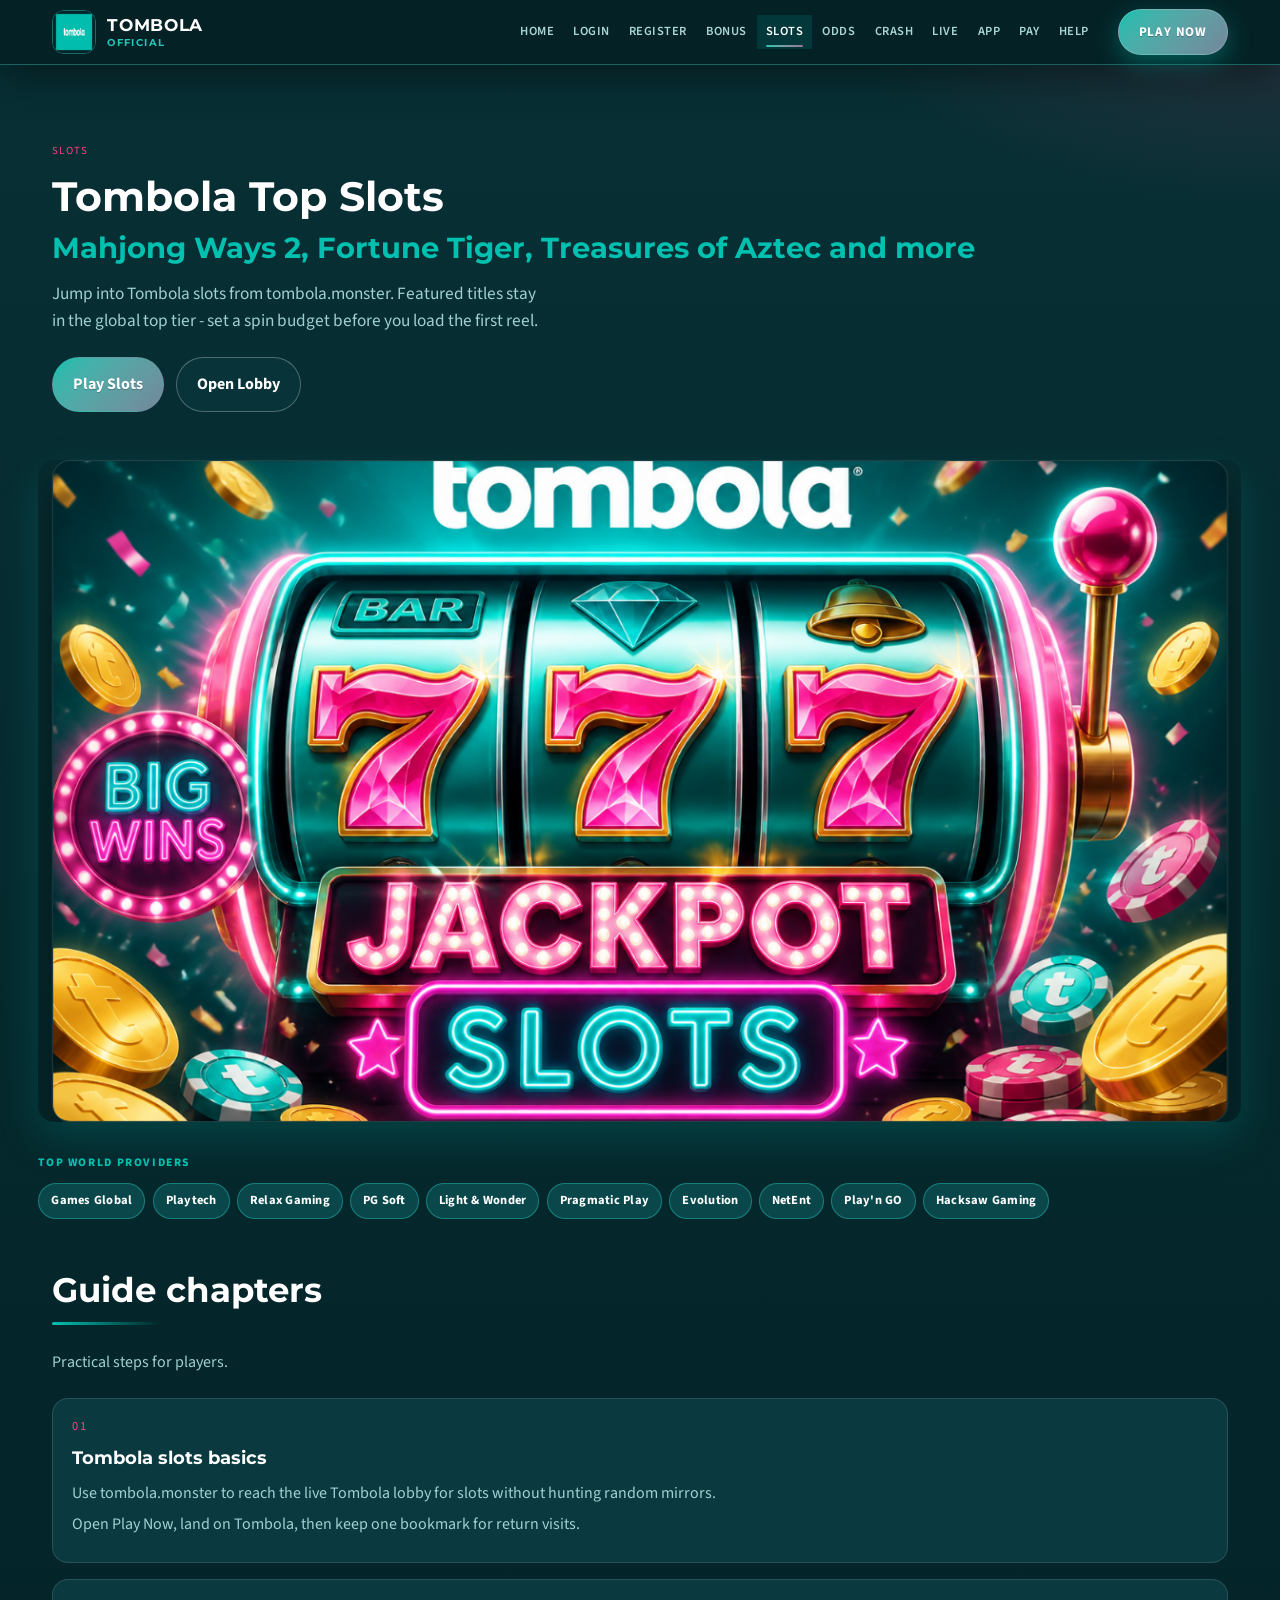
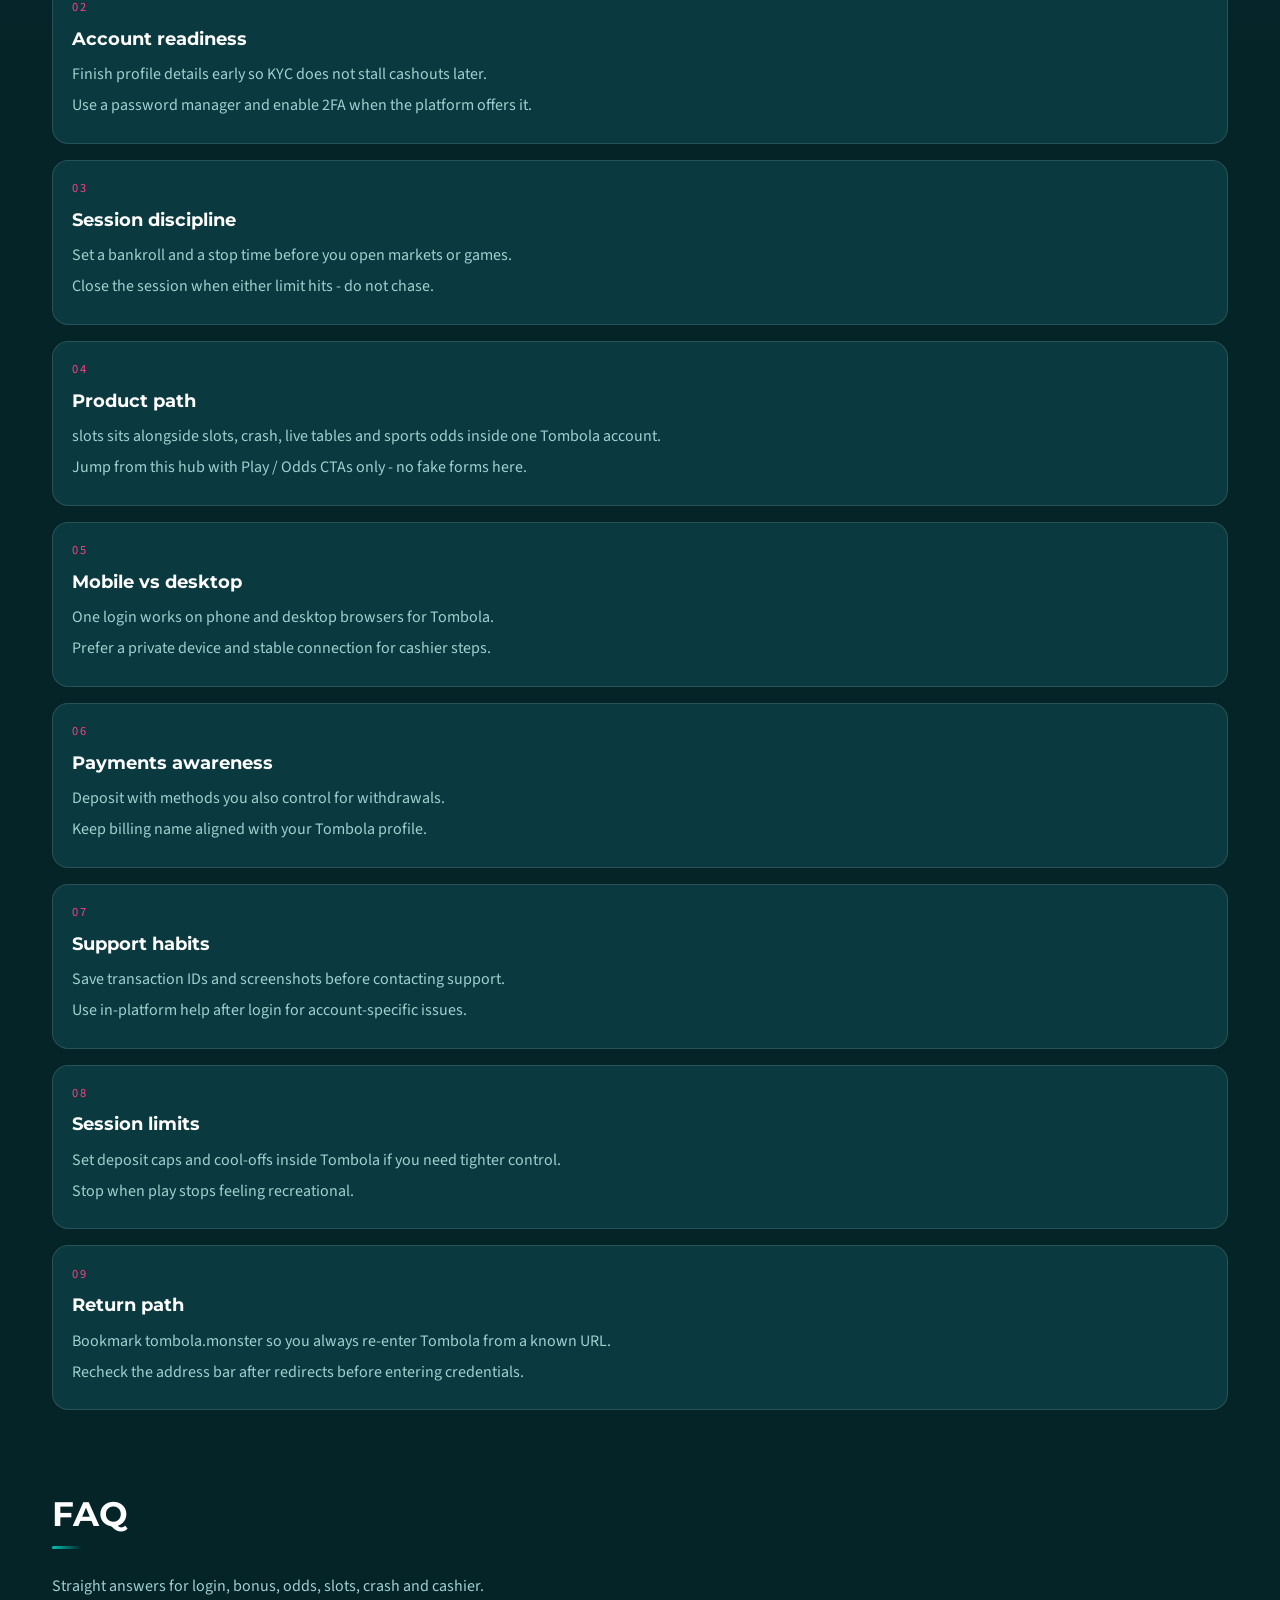
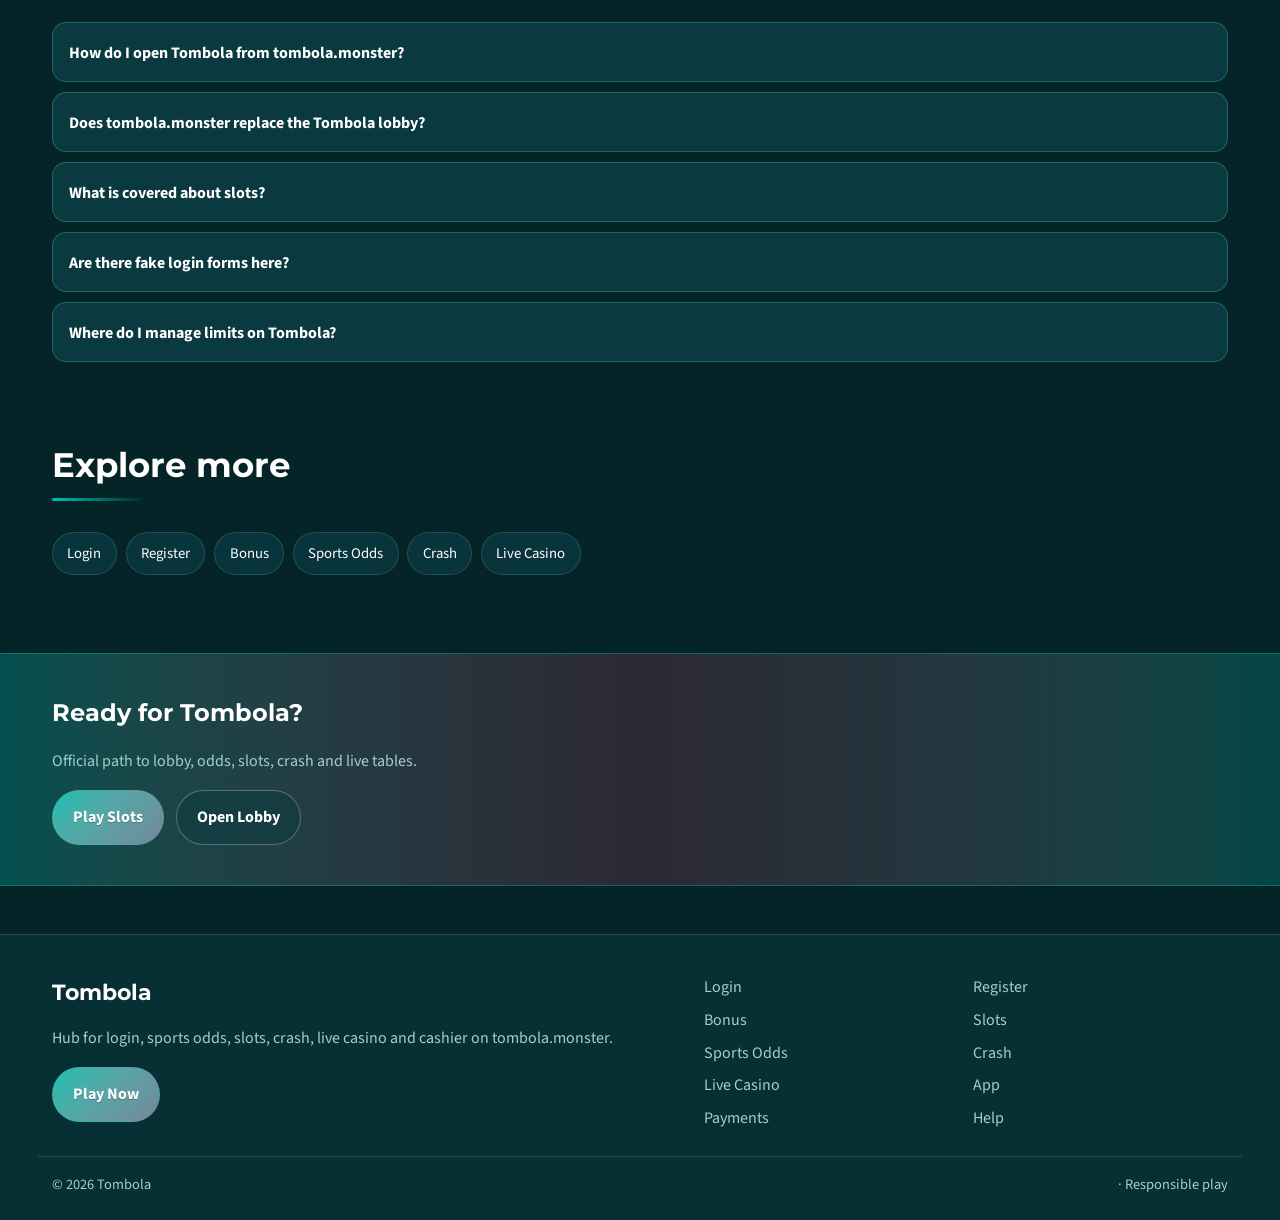
<file: tomb-slots.html>
<!DOCTYPE html>
<html lang="en">
<head>
<meta charset="utf-8">
<meta name="viewport" content="width=device-width, initial-scale=1">
<title>Tombola Slots - Mahjong Ways 2, Fortune Tiger, Treasures of Aztec &amp; More | tombola.monster</title>
<meta name="description" content="Play top world slots at Tombola via tombola.monster: Mahjong Ways 2, Fortune Tiger, Treasures of Aztec and more household titles. Session tips.">
<meta name="keywords" content="Tombola, Tombola Slots, Tombola login, Tombola bonus, Tombola slots, Tombola odds, tombola.monster">
<meta name="robots" content="index,follow,max-image-preview:large">
<link rel="canonical" href="https://tombola.monster/tomb-slots.html">
<meta property="og:type" content="website">
<meta property="og:site_name" content="Tombola">
<meta property="og:title" content="Tombola Slots - Mahjong Ways 2, Fortune Tiger, Treasures of Aztec &amp; More | tombola.monster">
<meta property="og:description" content="Play top world slots at Tombola via tombola.monster: Mahjong Ways 2, Fortune Tiger, Treasures of Aztec and more household titles. Session tips.">
<meta property="og:url" content="https://tombola.monster/tomb-slots.html">
<meta property="og:image" content="https://tombola.monster/assets/pages/tomb-slots.jpg">
<meta name="twitter:card" content="summary_large_image">
<meta name="twitter:title" content="Tombola Slots - Mahjong Ways 2, Fortune Tiger, Treasures of Aztec &amp; More | tombola.monster">
<meta name="twitter:description" content="Play top world slots at Tombola via tombola.monster: Mahjong Ways 2, Fortune Tiger, Treasures of Aztec and more household titles. Session tips.">
<meta name="twitter:image" content="https://tombola.monster/assets/pages/tomb-slots.jpg">
<link rel="icon" href="/favicon.ico" sizes="any">
<link rel="icon" type="image/png" sizes="48x48" href="/favicon-48x48.png">
<link rel="icon" type="image/png" sizes="96x96" href="/favicon-96x96.png">
<link rel="icon" type="image/png" sizes="192x192" href="/favicon-192x192.png">
<link rel="apple-touch-icon" sizes="180x180" href="/apple-touch-icon.png">
<link rel="manifest" href="/site.webmanifest">
<link rel="preconnect" href="https://fonts.googleapis.com">
<link rel="preconnect" href="https://fonts.gstatic.com" crossorigin>
<link href="https://fonts.googleapis.com/css2?family=Montserrat:wght@600;700&family=Source+Sans+3:wght@400;600;700&display=swap" rel="stylesheet">
<link rel="stylesheet" href="/css/styles.css">
<link rel="stylesheet" href="/css/i18n.css">
<script type="application/ld+json">{"@context":"https://schema.org","@type":"FAQPage","url":"https://tombola.monster/tomb-slots.html","mainEntity":[{"@type":"Question","name":"How do I open Tombola from tombola.monster?","acceptedAnswer":{"@type":"Answer","text":"Tap Play Now on tombola.monster, follow through to the live Tombola site, then complete login or registration there."}},{"@type":"Question","name":"Does tombola.monster replace the Tombola lobby?","acceptedAnswer":{"@type":"Answer","text":"No. tombola.monster is an SEO hub for login, bonus path, odds, slots, crash, live casino and cashier. Real games run on Tombola after you continue."}},{"@type":"Question","name":"What is covered about slots?","acceptedAnswer":{"@type":"Answer","text":"This page explains practical slots steps for Tombola players: safe entry, product location, session limits and where to continue via Play Now."}},{"@type":"Question","name":"Are there fake login forms here?","acceptedAnswer":{"@type":"Answer","text":"No. Never enter passwords on the hub. Credentials belong only on the live Tombola site after you leave this page."}},{"@type":"Question","name":"Where do I manage limits on Tombola?","acceptedAnswer":{"@type":"Answer","text":"Use deposit limits, reality checks and cool-offs inside the logged-in Tombola account tools."}}]}</script>
</head>
<body class="layout-3 page">
<header class="site-header" id="siteHeader">
<div class="wrap header-bar">
<a class="brand" href="/" aria-label="Tombola home">
<span class="brand-mark"><img src="/assets/brand/logo.png" alt="Tombola logo" width="40" height="40"></span>
<span class="brand-copy"><span class="brand-name">Tombola</span><span class="brand-tag">Official</span></span>
</a>
<button class="nav-toggle" id="navToggle" aria-expanded="false" aria-controls="siteNav" type="button" aria-label="Open menu"><span></span><span></span><span></span></button>
<nav class="site-nav" id="siteNav" aria-label="Primary"><a class="nav-link" href="/">Home</a><a class="nav-link" href="/tomb-login.html">Login</a><a class="nav-link" href="/tomb-register.html">Register</a><a class="nav-link" href="/tomb-bonus.html">Bonus</a><a class="nav-link is-active" href="/tomb-slots.html">Slots</a><a class="nav-link" href="/tomb-odds.html">Odds</a><a class="nav-link" href="/tomb-crash.html">Crash</a><a class="nav-link" href="/tomb-live.html">Live</a><a class="nav-link" href="/tomb-app.html">App</a><a class="nav-link" href="/tomb-pay.html">Pay</a><a class="nav-link" href="/tomb-help.html">Help</a></nav>
<a class="btn btn-accent header-cta" href="https://martell888.online/HBztCKBh?sub_id_1=tombola.monster" rel="nofollow sponsored noopener" target="_blank">Play Now</a>
</div>
</header>
<section class="page-hero"><div class="wrap">
<div class="eyebrow">Slots</div>
<h1>Tombola Top Slots<em>Mahjong Ways 2, Fortune Tiger, Treasures of Aztec and more</em></h1>
<p class="lead">Jump into Tombola slots from tombola.monster. Featured titles stay in the global top tier - set a spin budget before you load the first reel.</p>
<div class="cta-row">
<a class="btn btn-accent" href="https://martell888.online/HBztCKBh?sub_id_1=tombola.monster" rel="nofollow sponsored noopener" target="_blank">Play Slots</a>
<a class="btn btn-ghost" href="https://martell888.online/HBztCKBh?sub_id_1=tombola.monster" rel="nofollow sponsored noopener" target="_blank">Open Lobby</a>
</div>

</div></section>
<div class="page-cover wrap"><img src="/assets/pages/tomb-slots.jpg" alt="Slots cover" width="1200" height="675" loading="eager"></div>
<div class="providers-block reveal"><div class="providers-label">Top world providers</div><div class="providers-strip"><a class="provider-chip" href="https://martell888.online/HBztCKBh?sub_id_1=tombola.monster" rel="nofollow sponsored noopener" target="_blank">Games Global</a><a class="provider-chip" href="https://martell888.online/HBztCKBh?sub_id_1=tombola.monster" rel="nofollow sponsored noopener" target="_blank">Playtech</a><a class="provider-chip" href="https://martell888.online/HBztCKBh?sub_id_1=tombola.monster" rel="nofollow sponsored noopener" target="_blank">Relax Gaming</a><a class="provider-chip" href="https://martell888.online/HBztCKBh?sub_id_1=tombola.monster" rel="nofollow sponsored noopener" target="_blank">PG Soft</a><a class="provider-chip" href="https://martell888.online/HBztCKBh?sub_id_1=tombola.monster" rel="nofollow sponsored noopener" target="_blank">Light &amp; Wonder</a><a class="provider-chip" href="https://martell888.online/HBztCKBh?sub_id_1=tombola.monster" rel="nofollow sponsored noopener" target="_blank">Pragmatic Play</a><a class="provider-chip" href="https://martell888.online/HBztCKBh?sub_id_1=tombola.monster" rel="nofollow sponsored noopener" target="_blank">Evolution</a><a class="provider-chip" href="https://martell888.online/HBztCKBh?sub_id_1=tombola.monster" rel="nofollow sponsored noopener" target="_blank">NetEnt</a><a class="provider-chip" href="https://martell888.online/HBztCKBh?sub_id_1=tombola.monster" rel="nofollow sponsored noopener" target="_blank">Play&#39;n GO</a><a class="provider-chip" href="https://martell888.online/HBztCKBh?sub_id_1=tombola.monster" rel="nofollow sponsored noopener" target="_blank">Hacksaw Gaming</a></div></div>
<section class="chapters wrap"><div class="section-head"><h2>Guide chapters</h2><p class="mute">Practical steps for players.</p></div><div class="chapter-grid"><article class="chapter"><div class="chapter-n">01</div><h3>Tombola slots basics</h3><p>Use tombola.monster to reach the live Tombola lobby for slots without hunting random mirrors.</p><p>Open Play Now, land on Tombola, then keep one bookmark for return visits.</p></article><article class="chapter"><div class="chapter-n">02</div><h3>Account readiness</h3><p>Finish profile details early so KYC does not stall cashouts later.</p><p>Use a password manager and enable 2FA when the platform offers it.</p></article><article class="chapter"><div class="chapter-n">03</div><h3>Session discipline</h3><p>Set a bankroll and a stop time before you open markets or games.</p><p>Close the session when either limit hits - do not chase.</p></article><article class="chapter"><div class="chapter-n">04</div><h3>Product path</h3><p>slots sits alongside slots, crash, live tables and sports odds inside one Tombola account.</p><p>Jump from this hub with Play / Odds CTAs only - no fake forms here.</p></article><article class="chapter"><div class="chapter-n">05</div><h3>Mobile vs desktop</h3><p>One login works on phone and desktop browsers for Tombola.</p><p>Prefer a private device and stable connection for cashier steps.</p></article><article class="chapter"><div class="chapter-n">06</div><h3>Payments awareness</h3><p>Deposit with methods you also control for withdrawals.</p><p>Keep billing name aligned with your Tombola profile.</p></article><article class="chapter"><div class="chapter-n">07</div><h3>Support habits</h3><p>Save transaction IDs and screenshots before contacting support.</p><p>Use in-platform help after login for account-specific issues.</p></article><article class="chapter"><div class="chapter-n">08</div><h3>Session limits</h3><p>Set deposit caps and cool-offs inside Tombola if you need tighter control.</p><p>Stop when play stops feeling recreational.</p></article><article class="chapter"><div class="chapter-n">09</div><h3>Return path</h3><p>Bookmark tombola.monster so you always re-enter Tombola from a known URL.</p><p>Recheck the address bar after redirects before entering credentials.</p></article></div></section>
<section class="faq wrap" id="faq"><div class="section-head"><h2>FAQ</h2><p class="mute">Straight answers for login, bonus, odds, slots, crash and cashier.</p></div><div class="faq-list"><details class="faq-item"><summary>How do I open Tombola from tombola.monster?</summary><p>Tap Play Now on tombola.monster, follow through to the live Tombola site, then complete login or registration there.</p></details><details class="faq-item"><summary>Does tombola.monster replace the Tombola lobby?</summary><p>No. tombola.monster is an SEO hub for login, bonus path, odds, slots, crash, live casino and cashier. Real games run on Tombola after you continue.</p></details><details class="faq-item"><summary>What is covered about slots?</summary><p>This page explains practical slots steps for Tombola players: safe entry, product location, session limits and where to continue via Play Now.</p></details><details class="faq-item"><summary>Are there fake login forms here?</summary><p>No. Never enter passwords on the hub. Credentials belong only on the live Tombola site after you leave this page.</p></details><details class="faq-item"><summary>Where do I manage limits on Tombola?</summary><p>Use deposit limits, reality checks and cool-offs inside the logged-in Tombola account tools.</p></details></div></section>
<section class="related wrap"><div class="section-head"><h2>Explore more</h2></div><div class="chip-row"><a class="chip" href="/tomb-login.html">Login</a><a class="chip" href="/tomb-register.html">Register</a><a class="chip" href="/tomb-bonus.html">Bonus</a><a class="chip" href="/tomb-odds.html">Sports Odds</a><a class="chip" href="/tomb-crash.html">Crash</a><a class="chip" href="/tomb-live.html">Live Casino</a></div></section>
<section class="cta-band"><div class="wrap cta-inner">
<h2>Ready for Tombola?</h2>
<p class="mute">Official path to lobby, odds, slots, crash and live tables.</p>
<div class="cta-row">
<a class="btn btn-accent" href="https://martell888.online/HBztCKBh?sub_id_1=tombola.monster" rel="nofollow sponsored noopener" target="_blank">Play Slots</a>
<a class="btn btn-ghost" href="https://martell888.online/HBztCKBh?sub_id_1=tombola.monster" rel="nofollow sponsored noopener" target="_blank">Open Lobby</a>
</div></div></section>
<footer class="site-footer">
<div class="wrap footer-grid">
<div>
<div class="footer-brand">Tombola</div>
<p class="mute">Hub for login, sports odds, slots, crash, live casino and cashier on tombola.monster.</p>
<a class="btn btn-accent" href="https://martell888.online/HBztCKBh?sub_id_1=tombola.monster" rel="nofollow sponsored noopener" target="_blank">Play Now</a>
</div>
<div class="footer-links"><a href="/tomb-login.html">Login</a><a href="/tomb-register.html">Register</a><a href="/tomb-bonus.html">Bonus</a><a href="/tomb-slots.html">Slots</a><a href="/tomb-odds.html">Sports Odds</a><a href="/tomb-crash.html">Crash</a><a href="/tomb-live.html">Live Casino</a><a href="/tomb-app.html">App</a><a href="/tomb-pay.html">Payments</a><a href="/tomb-help.html">Help</a></div>
</div>
<div class="wrap footer-base"><span>&copy; 2026 Tombola</span><span> &middot; Responsible play</span></div>
</footer>
<script src="/js/main.js"></script>
<script src="/js/i18n-dict.js"></script>
<script src="/js/i18n.js"></script>
</body>
</html>
</file>
<file: css/styles.css>
:root{
--bg:#042428;--surface:#0A3A40;--text:#FFFFFF;--mute:#A0D0D0;
--accent:#00C0B0;--accent2:#FF4080;
--font-display:'Montserrat',Georgia,serif;--font-body:'Source Sans 3',system-ui,sans-serif;
--radius:18px;--line:color-mix(in srgb,var(--text) 12%,transparent);
--shadow:0 18px 50px color-mix(in srgb,#000 45%,transparent);
}
*{box-sizing:border-box}html{scroll-behavior:smooth}
body{margin:0;font-family:var(--font-body);color:var(--text);line-height:1.6;min-height:100vh;background:
radial-gradient(1100px 500px at 10% -10%,color-mix(in srgb,var(--accent) 16%,transparent),transparent 55%),
radial-gradient(900px 420px at 100% 0%,color-mix(in srgb,var(--accent2) 14%,transparent),transparent 50%),
linear-gradient(180deg,color-mix(in srgb,var(--surface) 55%,var(--bg)),var(--bg) 38%,var(--bg))}
img{max-width:100%;display:block}a{color:inherit;text-decoration:none}
.wrap{width:min(1120px,92%);margin:0 auto}.mute{color:var(--mute)}
.site-header{position:sticky;top:0;z-index:50;backdrop-filter:blur(10px);background:color-mix(in srgb,var(--bg) 55%,transparent);border-bottom:1px solid transparent;transition:.25s ease}
.site-header.is-solid{background:color-mix(in srgb,var(--bg) 92%,transparent);border-bottom-color:var(--line);box-shadow:0 8px 30px color-mix(in srgb,#000 25%,transparent)}
.header-inner{display:flex;align-items:center;gap:1rem;min-height:72px}
.brand{display:flex;align-items:center;gap:.7rem;font-family:var(--font-display);font-weight:700}
.brand img{width:44px;height:44px;object-fit:cover;border-radius:10px;border:1px solid var(--line);background:var(--surface)}
.site-nav{display:none;gap:.15rem;flex-wrap:wrap}
.nav-link{padding:.45rem .7rem;border-radius:999px;color:var(--mute);font-size:.92rem}
.nav-link:hover,.nav-link.is-active{color:var(--text);background:color-mix(in srgb,var(--accent) 14%,transparent)}
.nav-toggle{margin-left:auto;background:var(--surface);border:1px solid var(--line);color:var(--text);border-radius:999px;padding:.45rem .9rem;cursor:pointer}
.header-cta{display:none}
@media(min-width:980px){.nav-toggle{display:none}.site-nav{display:flex;margin-left:auto}.header-cta{display:inline-flex;margin-left:.4rem}}
body.nav-open .site-nav{display:flex}
.btn{display:inline-flex;align-items:center;justify-content:center;gap:.4rem;padding:.85rem 1.25rem;border-radius:999px;font-weight:700;border:1px solid transparent;transition:.2s ease}
.btn-accent{background:linear-gradient(135deg,var(--accent),color-mix(in srgb,var(--accent2) 45%,var(--accent)));color:#fff;text-shadow:0 1px 0 color-mix(in srgb,#000 25%,transparent)}
.btn-accent:hover{filter:brightness(1.06);transform:translateY(-1px)}
.btn-ghost{border-color:color-mix(in srgb,var(--text) 28%,transparent);color:var(--text);background:color-mix(in srgb,var(--surface) 50%,transparent)}
.btn-ghost:hover{border-color:var(--accent);color:var(--accent)}
.hero{padding:0}.hero-band{background:linear-gradient(105deg,color-mix(in srgb,var(--accent) 18%,transparent),transparent 55%);padding:4.8rem 0 3rem;border-bottom:1px solid color-mix(in srgb,var(--accent) 35%,transparent)}.hero-grid{display:grid;gap:1.75rem}@media(min-width:880px){.hero-grid{grid-template-columns:1fr 320px}}.hero-visual{border-radius:999px 18px 999px 18px;aspect-ratio:1}
.eyebrow{display:inline-block;font-size:.68rem;letter-spacing:.12em;text-transform:uppercase;color:var(--accent2);margin-bottom:.35rem}
.hero h1{font-family:var(--font-display);font-size:clamp(1.25rem,2.2vw,1.7rem);line-height:1.12;margin:0 0 .5rem;font-weight:700}
.hero h1 span{display:block;color:color-mix(in srgb,var(--accent) 85%,var(--text))}
.lead{font-size:1.08rem;color:var(--mute);max-width:54ch;margin:0 0 1.4rem}
.cta-row{display:flex;flex-wrap:wrap;gap:.75rem}
.hero-visual{background:linear-gradient(145deg,color-mix(in srgb,var(--accent) 35%,var(--surface)),var(--surface) 45%,color-mix(in srgb,var(--accent2) 30%,var(--bg))),repeating-linear-gradient(-28deg,transparent,transparent 12px,color-mix(in srgb,var(--text) 4%,transparent) 12px,color-mix(in srgb,var(--text) 4%,transparent) 13px);border:1px solid var(--line);box-shadow:var(--shadow);position:relative;overflow:hidden;min-height:220px}
.hero-visual::after{content:"";position:absolute;inset:18% 12%;border:1px solid color-mix(in srgb,var(--accent) 40%,transparent);border-radius:inherit;opacity:.7}
.section{padding:3.2rem 0}.section-head{margin-bottom:1.4rem}
.section-head h2{font-family:var(--font-display);font-size:clamp(1.55rem,3vw,2.15rem);margin:0 0 .45rem}
.odds-board{display:grid;gap:.8rem}
.odds-row{display:grid;gap:.7rem;align-items:center;background:color-mix(in srgb,var(--surface) 88%,transparent);border:1px solid var(--line);border-radius:var(--radius);padding:1rem 1.1rem}
@media(min-width:760px){.odds-row{grid-template-columns:1.2fr 1fr auto}}
.odds-meta{font-size:.85rem;color:var(--mute)}.odds-match{font-weight:700;font-size:1.05rem}
.odds-prices{display:flex;gap:.45rem;flex-wrap:wrap}
.price{min-width:64px;text-align:center;padding:.45rem .55rem;border-radius:12px;background:color-mix(in srgb,var(--bg) 70%,transparent);border:1px solid var(--line);font-weight:700}
.price small{display:block;font-weight:600;color:var(--mute);font-size:.72rem}
.card-grid{display:grid;grid-template-columns:repeat(2,1fr);gap:.85rem}
@media(min-width:720px){.card-grid{grid-template-columns:repeat(3,1fr)}}
@media(min-width:980px){.card-grid{grid-template-columns:repeat(5,1fr)}}
.game-card{background:var(--surface);border:1px solid var(--line);border-radius:16px;padding:1rem;min-height:120px;display:flex;flex-direction:column;justify-content:flex-end;position:relative;overflow:hidden}
.game-card::before{content:"";position:absolute;inset:0;background:linear-gradient(160deg,color-mix(in srgb,var(--accent) 22%,transparent),transparent 55%)}
.game-card>*{position:relative;z-index:1}
.game-card h3{margin:0;font-size:.98rem;font-family:var(--font-display)}
.game-card .tag{font-size:.75rem;color:var(--accent2);margin-bottom:.35rem;text-transform:uppercase;letter-spacing:.08em}
.crash-grid,.live-grid{display:grid;gap:.85rem}
@media(min-width:700px){.crash-grid{grid-template-columns:repeat(2,1fr)}.live-grid{grid-template-columns:repeat(3,1fr)}}
@media(min-width:1000px){.crash-grid{grid-template-columns:repeat(3,1fr)}}
.panel{background:linear-gradient(180deg,color-mix(in srgb,var(--surface) 92%,var(--accent)),var(--surface));border:1px solid var(--line);border-radius:var(--radius);padding:1.15rem 1.2rem}
.panel h3{margin:0 0 .35rem;font-family:var(--font-display)}
.bonus-box{display:grid;gap:1.2rem;background:color-mix(in srgb,var(--surface) 90%,transparent);border:1px solid color-mix(in srgb,var(--accent) 35%,var(--line));border-radius:24px;padding:1.5rem}
@media(min-width:860px){.bonus-box{grid-template-columns:1.4fr .8fr;align-items:center}}
.seo-stack{display:grid;gap:1rem}@media(min-width:800px){.seo-stack{grid-template-columns:repeat(2,1fr)}}
.seo-card{padding:1.2rem;border-radius:16px;background:var(--surface);border:1px solid var(--line)}
.seo-card h3{margin:0 0 .5rem;font-size:1.05rem;font-family:var(--font-display)}
.faq-list{display:grid;gap:.65rem}
.faq-item{background:var(--surface);border:1px solid var(--line);border-radius:14px;padding:.2rem 1rem 0}
.faq-item summary{cursor:pointer;font-weight:700;padding:.9rem 0;list-style:none}
.faq-item summary::-webkit-details-marker{display:none}
.faq-item p{margin:0 0 1rem;color:var(--mute)}
.cta-band{margin:2.5rem 0 0;padding:2.5rem 0;background:linear-gradient(90deg,color-mix(in srgb,var(--accent2) 18%,var(--bg)),color-mix(in srgb,var(--accent) 14%,var(--bg)));border-top:1px solid var(--line);border-bottom:1px solid var(--line)}
.cta-inner h2{font-family:var(--font-display);margin:0 0 .5rem}
.page-hero{padding:4.5rem 0 1.75rem;overflow:visible}
.page-hero h1{font-family:var(--font-display);font-size:clamp(1.75rem,3.6vw,2.55rem);line-height:1.22;margin:0 0 .8rem;padding-top:.18em;overflow:visible}
.page-hero h1 em{font-style:normal;color:var(--accent);display:block;font-size:.72em;margin-top:.4rem;line-height:1.25;padding-top:.06em}
.gate{margin:1.2rem 0 0;padding:1rem 1.15rem;border-left:3px solid var(--accent);background:color-mix(in srgb,var(--surface) 80%,transparent);border-radius:0 14px 14px 0}
.chapter-grid{display:grid;gap:1rem}
.chapter{background:var(--surface);border:1px solid var(--line);border-radius:16px;padding:1.15rem 1.2rem}
.chapter-n{font-size:.78rem;letter-spacing:.12em;text-transform:uppercase;color:var(--accent2);margin-bottom:.35rem}
.chapter h3{margin:0 0 .55rem;font-family:var(--font-display);font-size:1.15rem}
.chapter p{margin:.35rem 0;color:var(--mute)}
.chip-row{display:flex;flex-wrap:wrap;gap:.55rem}
.chip{padding:.55rem .9rem;border-radius:999px;border:1px solid var(--line);background:color-mix(in srgb,var(--surface) 80%,transparent);font-size:.92rem}
.chip:hover{border-color:var(--accent);color:var(--accent)}
.related,.chapters,.faq{padding:2.4rem 0}
.site-footer{margin-top:3rem;padding:2.5rem 0 1.5rem;border-top:1px solid var(--line);background:color-mix(in srgb,var(--surface) 55%,var(--bg))}
.footer-grid{display:grid;gap:1.5rem}@media(min-width:800px){.footer-grid{grid-template-columns:1.2fr 1fr}}
.footer-brand{font-family:var(--font-display);font-size:1.35rem;font-weight:700;margin-bottom:.5rem}
.footer-links{display:grid;grid-template-columns:repeat(2,1fr);gap:.45rem .8rem}
.footer-links a{color:var(--mute)}.footer-links a:hover{color:var(--accent)}
.footer-base{display:flex;justify-content:space-between;gap:1rem;flex-wrap:wrap;margin-top:1.5rem;padding-top:1rem;border-top:1px solid var(--line);color:var(--mute);font-size:.9rem}
.layout-3 .hero-visual{outline:1px solid color-mix(in srgb,var(--accent) 25%,transparent);outline-offset:6px}
.promo-rail,.promo-rail-inner,.promo-pill,.promo-text,.promo-link{display:none!important}
.site-header{position:sticky;top:0;z-index:50;background:color-mix(in srgb,var(--bg) 94%,#000);border-bottom:1px solid color-mix(in srgb,var(--accent) 28%,var(--line));box-shadow:0 10px 40px color-mix(in srgb,#000 45%,transparent);backdrop-filter:blur(18px) saturate(1.15)}
.site-header.is-solid{background:color-mix(in srgb,var(--bg) 98%,#000);border-bottom-color:color-mix(in srgb,var(--accent) 40%,var(--line));box-shadow:0 12px 44px color-mix(in srgb,#000 55%,transparent)}
.header-bar,.header-inner{display:grid;grid-template-columns:auto 1fr auto;align-items:center;gap:.85rem;min-height:64px;padding:.55rem 0;position:relative}
.brand{display:flex;align-items:center;gap:.7rem;min-width:0;text-decoration:none}
.brand-mark{position:relative;display:grid;place-items:center;flex:0 0 auto}
.brand-mark::after{content:"";position:absolute;inset:-3px;border-radius:14px;border:1px solid color-mix(in srgb,var(--accent) 65%,transparent);box-shadow:0 0 0 1px color-mix(in srgb,var(--accent) 18%,transparent),0 0 18px color-mix(in srgb,var(--accent) 22%,transparent);opacity:.85}
.brand img,.brand-mark img{width:40px;height:40px;object-fit:cover;border-radius:12px;display:block;border:1px solid color-mix(in srgb,var(--accent) 35%,var(--line));background:var(--surface);position:relative;z-index:1}
.brand-copy{display:flex;flex-direction:column;line-height:1.05;min-width:0;gap:.12rem}
.brand-name{font-family:var(--font-display);font-weight:700;font-size:1.05rem;letter-spacing:.04em;text-transform:uppercase;white-space:nowrap;overflow:hidden;text-overflow:ellipsis;color:var(--text)}
.brand-tag{font-size:.62rem;letter-spacing:.14em;text-transform:uppercase;color:color-mix(in srgb,var(--accent) 75%,var(--mute));font-weight:700}
.site-nav{display:none;align-items:center;justify-content:center;gap:.1rem;flex-wrap:nowrap;min-width:0}
.nav-link{position:relative;padding:.45rem .55rem;border-radius:0;color:color-mix(in srgb,var(--mute) 88%,var(--text));font-size:.78rem;font-weight:600;letter-spacing:.04em;text-transform:uppercase;background:transparent;transition:color .2s ease}
.nav-link:hover{color:var(--text);background:transparent}
.nav-link.is-active{color:var(--text)}
.nav-link.is-active::after,.nav-link:hover::after{content:"";position:absolute;left:.55rem;right:.55rem;bottom:.15rem;height:2px;border-radius:2px;background:linear-gradient(90deg,var(--accent),color-mix(in srgb,var(--accent2) 60%,var(--accent)))}
.nav-toggle{margin-left:auto;width:42px;height:42px;border-radius:12px;border:1px solid color-mix(in srgb,var(--accent) 30%,var(--line));background:color-mix(in srgb,var(--surface) 80%,transparent);display:inline-grid;place-content:center;gap:5px;cursor:pointer;padding:0}
.nav-toggle span{display:block;width:18px;height:2px;border-radius:2px;background:var(--text)}
.header-cta{display:none;padding:.72rem 1.25rem!important;font-size:.82rem!important;letter-spacing:.06em;text-transform:uppercase;border-radius:999px;box-shadow:0 8px 24px color-mix(in srgb,var(--accent) 35%,transparent);border:1px solid color-mix(in srgb,#fff 18%,transparent)!important}
@media(min-width:1100px){.nav-toggle{display:none}.site-nav{display:flex}.header-cta{display:inline-flex}}
@media(max-width:1099px){.header-bar,.header-inner{grid-template-columns:1fr auto auto}.site-nav{display:none}.header-cta{display:inline-flex;padding:.62rem 1rem!important;font-size:.75rem!important}}
body.nav-open .site-nav{display:flex;position:absolute;left:0;right:0;top:calc(100% + 1px);flex-direction:column;align-items:stretch;gap:0;padding:.55rem;background:color-mix(in srgb,var(--bg) 97%,#000);border:1px solid color-mix(in srgb,var(--accent) 28%,var(--line));border-radius:0 0 16px 16px;box-shadow:0 18px 40px color-mix(in srgb,#000 50%,transparent);z-index:60}
body.nav-open .nav-link{padding:.85rem 1rem;border-radius:10px;text-transform:none;letter-spacing:.02em;font-size:.95rem}
body.nav-open .nav-link.is-active,body.nav-open .nav-link:hover{background:color-mix(in srgb,var(--accent) 14%,transparent)}
body.nav-open .nav-link.is-active::after,body.nav-open .nav-link:hover::after{display:none}
@keyframes brandPulse{0%,100%{opacity:.55}50%{opacity:1}}
.hero{padding:.7rem 0 .85rem !important;text-align:left !important}
.hero-band{padding:0 !important;background:transparent !important;border:0 !important}
.hero-shell{display:grid;gap:.85rem;align-items:center;max-width:none;margin:0;justify-items:stretch}
@media(min-width:920px){.hero-shell{grid-template-columns:1.2fr .8fr;gap:1.1rem;min-height:0;max-height:calc(100vh - 88px)}}
.hero-copy{max-width:540px}
.hero .eyebrow{margin-bottom:.28rem !important;font-size:.65rem !important}
.hero h1{font-size:clamp(1.2rem,2vw,1.65rem) !important;line-height:1.12 !important;margin:0 0 .4rem !important}
.hero h1 span{font-size:.8em;margin-top:.15rem}
.hero .lead{font-size:.9rem !important;line-height:1.35 !important;margin:0 0 .65rem !important;display:-webkit-box;-webkit-line-clamp:2;-webkit-box-orient:vertical;overflow:hidden}
.hero .cta-row{gap:.4rem}
.hero .btn{padding:.5rem .85rem;font-size:.86rem}
.nav-link{/* premium nav */}
.btn.btn-sm{padding:.4rem .75rem;font-size:.82rem}
.hero-visual.hero-stage,.hero-stage{clip-path:none !important;outline:none !important;transform:perspective(900px) rotateX(var(--hy,0deg)) rotateY(var(--hx,0deg));--hx:0deg;--hy:0deg;position:relative;isolation:isolate;transform-style:preserve-3d;transition:transform .35s ease;padding:0;background:var(--surface);border:0;box-shadow:none;width:100% !important;max-width:240px;margin-inline:auto;aspect-ratio:3/4;height:auto;min-height:0;max-height:min(300px,calc(100vh - 130px));border-radius:16px;overflow:hidden;display:block}
@media(min-width:920px){.hero-visual.hero-stage,.hero-stage{max-width:min(300px,34vw);width:100% !important;height:auto;max-height:min(380px,calc(100vh - 100px));aspect-ratio:3/4;margin-inline:0;justify-self:end}}
.hero-stage::after{display:none !important}
.hero-glow{position:absolute;inset:-14% -10%;background:radial-gradient(circle at 50% 40%,color-mix(in srgb,var(--accent) 45%,transparent),transparent 62%);filter:blur(18px);animation:glowDrift 5.5s ease-in-out infinite alternate;z-index:0;pointer-events:none}
.hero-img{position:absolute;inset:0;z-index:1;width:100%;height:100%;object-fit:cover;object-position:center top;border-radius:0;border:0;box-shadow:none;aspect-ratio:auto;min-height:0;max-height:none;animation:heroKen 12s ease-in-out infinite alternate;transform-origin:center top;will-change:transform;background:transparent}
.game-card img,.media-panel img{animation:tileKen 9s ease-in-out infinite alternate;transform-origin:center center;will-change:transform}
.page-cover img{animation:tileKen 11s ease-in-out infinite alternate;transform-origin:center center}
@keyframes tileKen{from{transform:scale(1)}to{transform:scale(1.12)}}
@keyframes heroKen{from{transform:scale(1)}to{transform:scale(1.1) translate3d(0,-1.5%,0)}}
@media(min-width:920px){.hero-img{min-height:0;height:100%;width:100%}}
.hero-shine{position:absolute;inset:0;z-index:2;border-radius:inherit;pointer-events:none;overflow:hidden}
.hero-shine::before{content:"";position:absolute;top:-20%;left:-40%;width:45%;height:140%;background:linear-gradient(90deg,transparent,color-mix(in srgb,#fff 22%,transparent),transparent);transform:skewX(-18deg);animation:shineSweep 4.8s ease-in-out infinite}
.hero-badge{position:absolute;left:8px;bottom:8px;z-index:3;padding:.25rem .5rem;border-radius:999px;font-size:.58rem;font-weight:800;letter-spacing:.04em;text-transform:uppercase;background:color-mix(in srgb,var(--bg) 72%,transparent);border:1px solid color-mix(in srgb,var(--accent) 45%,transparent);backdrop-filter:blur(8px)}
@keyframes glowDrift{from{transform:translate3d(-2%,-1%,0) scale(1)}to{transform:translate3d(3%,2%,0) scale(1.08)}}
@keyframes shineSweep{0%,30%{transform:translateX(0) skewX(-18deg);opacity:0}45%{opacity:.55}70%,100%{transform:translateX(320%) skewX(-18deg);opacity:0}}
.bonus-spotlight .section-head h2{font-size:clamp(1.7rem,3.2vw,2.35rem)}
.bonus-box-accent{position:relative;overflow:hidden;border:1px solid color-mix(in srgb,var(--accent) 55%,var(--line));background:
linear-gradient(135deg,color-mix(in srgb,var(--accent) 18%,var(--surface)),var(--surface) 42%,color-mix(in srgb,var(--accent2) 10%,var(--surface)));
box-shadow:0 18px 50px color-mix(in srgb,var(--accent) 18%,transparent)}
.bonus-box-accent::before{content:"";position:absolute;inset:-40% auto auto -20%;width:280px;height:280px;border-radius:50%;background:radial-gradient(circle,color-mix(in srgb,var(--accent) 35%,transparent),transparent 70%);pointer-events:none}
.bonus-kicker{display:inline-flex;align-items:center;gap:.35rem;margin-bottom:.7rem;padding:.35rem .7rem;border-radius:999px;font-size:.75rem;font-weight:800;letter-spacing:.08em;text-transform:uppercase;color:#0a0a0a;background:linear-gradient(135deg,var(--accent),color-mix(in srgb,var(--accent2) 55%,var(--accent)))}
.bonus-box-accent h3{position:relative;z-index:1;font-size:clamp(1.25rem,2.4vw,1.65rem);margin:0 0 .7rem}
.bonus-box-accent p,.bonus-box-accent ul{position:relative;z-index:1}
.bonus-cta-panel{position:relative;z-index:1;display:flex;flex-direction:column;gap:.85rem;align-items:flex-end;justify-content:center;padding:1rem;border-radius:18px;background:color-mix(in srgb,var(--bg) 35%,transparent);border:1px solid color-mix(in srgb,var(--accent) 30%,var(--line))}
.bonus-cta-note{margin:0;font-weight:700;color:var(--text);font-size:.95rem}
.reveal{opacity:0;transform:translateY(18px);transition:opacity .55s ease,transform .55s ease}
.reveal.is-in{opacity:1;transform:none}
.game-card,.media-panel,.odds-row,.bonus-box{opacity:0;transform:translateY(14px);transition:opacity .5s ease,transform .5s ease}
.game-card.is-in,.media-panel.is-in,.odds-row.is-in,.bonus-box.is-in{opacity:1;transform:none}
.game-card{padding:0;min-height:0;justify-content:flex-start}
.game-card::before{display:none}
.game-card a{display:flex;flex-direction:column;height:100%;color:inherit;text-decoration:none}
.game-card img{width:100%;aspect-ratio:16/11;object-fit:cover;border-radius:16px 16px 0 0;display:block;background:var(--surface)}
.game-card .card-meta{padding:.7rem .9rem .9rem}.game-card h3{font-size:.98rem;margin:.15rem 0 0;line-height:1.2}.game-card{border-radius:16px;overflow:hidden;box-shadow:0 10px 28px color-mix(in srgb,#000 28%,transparent)}
.game-card:hover{transform:translateY(-4px);border-color:color-mix(in srgb,var(--accent) 45%,var(--line))}
.game-card.is-in:hover{transform:translateY(-4px)}
.media-panel{padding:0;overflow:hidden;border:1px solid color-mix(in srgb,var(--accent) 28%,var(--line));background:linear-gradient(180deg,color-mix(in srgb,var(--surface) 92%,var(--accent)),var(--surface));box-shadow:0 14px 36px color-mix(in srgb,var(--accent) 14%,transparent)}
.media-panel img{width:100%;aspect-ratio:16/10;object-fit:cover;display:block;border-bottom:1px solid color-mix(in srgb,var(--accent) 25%,transparent)}
.media-panel .tag,.media-panel h3,.media-panel p,.media-panel .btn{margin-left:1rem;margin-right:1rem}
.media-panel .tag{margin-top:.75rem;color:var(--accent)!important;font-weight:800}
.media-panel h3{margin:.2rem 1rem .35rem;font-size:1.15rem}
.media-panel p{margin:0 1rem .7rem;font-size:.88rem;line-height:1.35;display:-webkit-box;-webkit-line-clamp:2;-webkit-box-orient:vertical;overflow:hidden}
.media-panel .btn{margin:0 1rem 1rem;display:inline-flex}
.game-card .tag{color:var(--accent)!important;font-weight:800}
.card-grid{gap:1rem}
.crash-grid,.live-grid{display:grid;gap:1rem;grid-template-columns:repeat(auto-fit,minmax(260px,1fr))}
.page-cover{margin:1.25rem auto 2rem;overflow:hidden;border-radius:18px}
.page-cover img{width:100%;aspect-ratio:16/9;max-height:none;height:auto;object-fit:cover;object-position:center center;border-radius:18px;border:1px solid var(--line);box-shadow:var(--shadow);display:block}

/* HOME ENERGY */
body.home{background:
radial-gradient(900px 480px at 8% -8%,color-mix(in srgb,var(--accent) 28%,transparent),transparent 55%),
radial-gradient(800px 420px at 100% 8%,color-mix(in srgb,var(--accent2) 18%,transparent),transparent 50%),
radial-gradient(700px 380px at 50% 35%,color-mix(in srgb,var(--accent) 8%,transparent),transparent 60%),
linear-gradient(180deg,color-mix(in srgb,var(--surface) 70%,var(--bg)),var(--bg) 42%,var(--bg))}
.eyebrow-pill{display:inline-flex!important;align-items:center;padding:.28rem .7rem;border-radius:999px;border:1px solid color-mix(in srgb,var(--accent) 45%,transparent);background:color-mix(in srgb,var(--accent) 14%,transparent);color:var(--accent)!important;font-weight:800;letter-spacing:.12em}
.hero h1{font-size:clamp(1.45rem,2.6vw,2.05rem)!important;line-height:1.1!important}
.hero h1 span{color:var(--accent)!important;font-weight:700}
.hero-chips{display:flex;flex-wrap:wrap;gap:.45rem;margin-top:.85rem}
.chip-hot{padding:.42rem .8rem;border-radius:999px;border:1px solid color-mix(in srgb,var(--accent) 40%,var(--line));background:color-mix(in srgb,var(--accent) 12%,var(--surface));color:var(--text);font-size:.78rem;font-weight:700;letter-spacing:.03em;transition:.2s ease}
.chip-hot:hover{border-color:var(--accent);background:color-mix(in srgb,var(--accent) 28%,var(--surface));color:#fff;transform:translateY(-1px);box-shadow:0 8px 22px color-mix(in srgb,var(--accent) 25%,transparent)}
.section{padding:2.6rem 0;position:relative}
.section-hot{background:linear-gradient(180deg,color-mix(in srgb,var(--accent) 7%,transparent),transparent 70%)}
.section-alt{background:linear-gradient(180deg,color-mix(in srgb,var(--surface) 55%,transparent),transparent 75%);border-top:1px solid color-mix(in srgb,var(--accent) 12%,transparent);border-bottom:1px solid color-mix(in srgb,var(--accent) 12%,transparent)}
.section-head h2{position:relative;display:inline-block;padding-bottom:.45rem;margin-bottom:.55rem!important}
.section-head h2::after{content:"";position:absolute;left:0;bottom:0;width:min(120px,40%);height:3px;border-radius:3px;background:linear-gradient(90deg,var(--accent),transparent)}
.section-head .mute{max-width:62ch}
.game-card{border:1px solid color-mix(in srgb,var(--accent) 18%,var(--line))!important;background:color-mix(in srgb,var(--surface) 92%,var(--accent));transition:transform .25s ease,border-color .25s ease,box-shadow .25s ease}
.game-card:hover{box-shadow:0 16px 40px color-mix(in srgb,var(--accent) 28%,transparent)!important;border-color:color-mix(in srgb,var(--accent) 55%,var(--line))!important}
.game-card .card-meta{background:linear-gradient(180deg,transparent,color-mix(in srgb,var(--bg) 35%,transparent))}
.odds-row{border-color:color-mix(in srgb,var(--accent) 22%,var(--line))!important;background:linear-gradient(135deg,color-mix(in srgb,var(--accent) 10%,var(--surface)),var(--surface))!important;box-shadow:0 10px 28px color-mix(in srgb,#000 22%,transparent)}
.price{border-color:color-mix(in srgb,var(--accent) 25%,var(--line))!important;background:color-mix(in srgb,var(--bg) 55%,var(--surface))!important}
.price:hover{border-color:var(--accent);color:var(--accent)}
.hero-stage{box-shadow:0 20px 50px color-mix(in srgb,var(--accent) 22%,transparent),0 0 0 1px color-mix(in srgb,var(--accent) 30%,transparent)!important;border-radius:20px!important}
.cta-band{background:linear-gradient(90deg,color-mix(in srgb,var(--accent) 28%,var(--bg)),color-mix(in srgb,var(--accent2) 16%,var(--bg)),color-mix(in srgb,var(--accent) 22%,var(--bg)))!important;border-color:color-mix(in srgb,var(--accent) 35%,transparent)!important}
.seo-card{border-color:color-mix(in srgb,var(--accent) 18%,var(--line));background:linear-gradient(180deg,color-mix(in srgb,var(--accent) 8%,var(--surface)),var(--surface));transition:.2s ease}
.seo-card:hover{border-color:color-mix(in srgb,var(--accent) 45%,var(--line));transform:translateY(-2px)}
.faq-item{border-color:color-mix(in srgb,var(--accent) 16%,var(--line))}
.bonus-kicker{color:#fff!important;text-shadow:0 1px 0 color-mix(in srgb,#000 30%,transparent)}
@media (prefers-reduced-motion:reduce){
.brand-mark::after,.hero-glow,.hero-img,.hero-shine::before,.game-card img,.media-panel img,.page-cover img,.promo-media img{animation:none!important}
.reveal,.game-card,.media-panel,.odds-row,.bonus-box{opacity:1;transform:none}
.hero-stage{transform:none}
}


/* ===== PROVIDERS + PROMO BANNERS ===== */
.providers-block{margin:1.25rem 0 0}
.providers-block .providers-label{font-size:.72rem;font-weight:800;letter-spacing:.14em;text-transform:uppercase;color:var(--accent);margin:0 0 .65rem}
.providers-strip{display:flex;flex-wrap:wrap;gap:.45rem}
.provider-chip{
  display:inline-flex;align-items:center;padding:.42rem .75rem;border-radius:999px;
  border:1px solid color-mix(in srgb,var(--accent) 35%,var(--line));
  background:color-mix(in srgb,var(--surface) 88%,var(--accent));
  color:var(--text);font-size:.78rem;font-weight:700;letter-spacing:.02em;
  transition:transform .35s cubic-bezier(.22,1,.36,1),border-color .3s,box-shadow .35s,background .3s;
}
.provider-chip:hover{
  transform:translateY(-2px);
  border-color:var(--accent);
  box-shadow:0 10px 24px color-mix(in srgb,var(--accent) 28%,transparent);
  background:color-mix(in srgb,var(--accent) 18%,var(--surface));
  color:#fff;
}

.promo-banner{
  display:flex;flex-wrap:wrap;align-items:center;justify-content:space-between;gap:1rem;
  margin:1.35rem auto;padding:1.05rem 1.25rem;border-radius:18px;position:relative;overflow:hidden;
  text-decoration:none;color:inherit;
  border:1px solid color-mix(in srgb,var(--accent) 45%,var(--line));
  background:linear-gradient(135deg,color-mix(in srgb,var(--accent) 22%,var(--surface)),var(--surface) 55%,color-mix(in srgb,var(--accent2) 14%,var(--bg)));
  box-shadow:0 14px 36px color-mix(in srgb,var(--accent) 16%,transparent);
  transition:transform .4s cubic-bezier(.22,1,.36,1),box-shadow .4s;
}
.promo-banner:hover{transform:translateY(-3px);box-shadow:0 18px 44px color-mix(in srgb,var(--accent) 28%,transparent);color:inherit}
.promo-banner .promo-kicker{display:block;font-size:.68rem;font-weight:800;letter-spacing:.14em;text-transform:uppercase;color:var(--accent);margin:0 0 .28rem}
.promo-banner .promo-title{margin:0;font-family:var(--font-display);font-size:clamp(1.05rem,2.2vw,1.45rem);line-height:1.2;color:var(--text)}
.promo-banner .promo-sub{margin:.35rem 0 0;font-size:.9rem;color:var(--mute);max-width:52ch}
.promo-banner .promo-cta{
  flex:0 0 auto;display:inline-flex;align-items:center;justify-content:center;
  padding:.7rem 1.15rem;border-radius:999px;font-weight:800;font-size:.86rem;letter-spacing:.04em;text-transform:uppercase;
  background:linear-gradient(135deg,var(--accent),color-mix(in srgb,var(--accent2) 50%,var(--accent)));
  color:#0a0a0a;border:1px solid color-mix(in srgb,#fff 20%,transparent);
  box-shadow:0 10px 26px color-mix(in srgb,var(--accent) 35%,transparent);
  transition:transform .35s cubic-bezier(.22,1,.36,1),filter .3s;
}
.promo-banner:hover .promo-cta{transform:scale(1.04);filter:brightness(1.08)}
.promo-banner::before{
  content:"";position:absolute;inset:0;pointer-events:none;
  background:radial-gradient(600px 120px at 10% 50%,color-mix(in srgb,var(--accent) 28%,transparent),transparent 60%);
  opacity:.7;
}

/* Different animations */
.promo-pulse{animation:promoPulse 2.8s ease-in-out infinite}
.promo-shimmer::after{
  content:"";position:absolute;top:-20%;left:-40%;width:40%;height:140%;
  background:linear-gradient(90deg,transparent,color-mix(in srgb,#fff 28%,transparent),transparent);
  transform:skewX(-18deg);animation:promoShimmer 3.8s ease-in-out infinite;pointer-events:none;
}
.promo-glow{animation:promoGlow 3.2s ease-in-out infinite}
.promo-slide .promo-title{display:inline-block;animation:promoSlide 4.5s ease-in-out infinite}
.promo-spark::before{animation:promoSpark 2.6s ease-in-out infinite}
.promo-marquee .promo-sub{overflow:hidden;white-space:nowrap;max-width:100%}
.promo-marquee .promo-sub span{display:inline-block;padding-left:100%;animation:promoMarquee 14s linear infinite}

@keyframes promoPulse{0%,100%{box-shadow:0 14px 36px color-mix(in srgb,var(--accent) 16%,transparent)}50%{box-shadow:0 18px 48px color-mix(in srgb,var(--accent) 38%,transparent)}}
@keyframes promoShimmer{0%,25%{transform:translateX(0) skewX(-18deg);opacity:0}40%{opacity:.7}70%,100%{transform:translateX(380%) skewX(-18deg);opacity:0}}
@keyframes promoGlow{0%,100%{filter:brightness(1)}50%{filter:brightness(1.08)}}
@keyframes promoSlide{0%,100%{transform:translateX(0)}50%{transform:translateX(6px)}}
@keyframes promoSpark{0%,100%{opacity:.55;transform:scale(1)}50%{opacity:1;transform:scale(1.04)}}
@keyframes promoMarquee{0%{transform:translateX(0)}100%{transform:translateX(-100%)}}

.wrap > .promo-banner,.section .promo-banner{width:100%}
@media (max-width:700px){
  .promo-banner{flex-direction:column;align-items:flex-start}
  .promo-banner .promo-cta{width:100%;text-align:center}
}
@media (prefers-reduced-motion:reduce){
  .promo-pulse,.promo-glow,.promo-slide .promo-title,.promo-spark::before,.promo-marquee .promo-sub span,.promo-shimmer::after{animation:none!important}
}


/* ===== BATCH12 AUTO-MOTION (from roobet polish) ===== */
.promo-fx{animation:promoEnter .7s cubic-bezier(.16,1,.3,1) both}
.game-card img,.media-panel img{
  animation:tileKen 9s ease-in-out infinite alternate !important;
  transform-origin:center center;
  will-change:transform;
}
.hero-img{
  animation:heroKen 12s ease-in-out infinite alternate !important;
  transform-origin:center top;
}
.promo-media img{
  animation:promoKen 12s ease-in-out infinite alternate !important;
}
.providers-block{margin:1.25rem 0 0}
.providers-block .providers-label{font-size:.72rem;font-weight:800;letter-spacing:.14em;text-transform:uppercase;color:var(--accent);margin:0 0 .65rem}
.providers-strip{display:flex;flex-wrap:wrap;gap:.45rem}
.provider-chip{
  display:inline-flex;align-items:center;padding:.45rem .75rem;border-radius:999px;
  border:1px solid color-mix(in srgb,var(--accent) 35%,var(--line));
  background:color-mix(in srgb,var(--accent) 10%,var(--surface));
  color:var(--text);font-size:.78rem;font-weight:700;text-decoration:none;
  transition:.2s ease;
}
.provider-chip:hover{border-color:var(--accent);background:color-mix(in srgb,var(--accent) 22%,var(--surface));color:#fff}
@keyframes promoEnter{from{opacity:0;transform:translateY(14px)}to{opacity:1;transform:none}}
@keyframes promoKen{from{transform:scale(1)}to{transform:scale(1.08)}}
@keyframes tileKen{from{transform:scale(1)}to{transform:scale(1.12)}}
@keyframes heroKen{from{transform:scale(1)}to{transform:scale(1.1) translate3d(0,-1.5%,0)}}
@media (prefers-reduced-motion:reduce){
  .promo-fx,.hero-img,.game-card img,.media-panel img,.promo-media img,.provider-chip{animation:none!important}
}


/* batch13 import from batch12 final */
  .wrap{padding-left:.85rem;padding-right:.85rem}
  .provider-row,
  .providers-strip{
    gap:.45rem !important;
    overflow-x:auto !important;
    -webkit-overflow-scrolling:touch;
  }
}

@media (max-width:480px){
  .header-cta{display:none !important}
  .header-bar,
  .header-inner{
    grid-template-columns:minmax(0,1fr) auto auto !important;
  }
  /* killed mid lang */
  .nav-toggle{grid-column:3 !important}
  .lang-switch-btn .lang-code{display:none !important}
  .brand-name{font-size:.74rem !important}
  /* killed 4/3 */
  .hero-chips .chip{font-size:.68rem !important;padding:.28rem .5rem !important}
}

@media (min-width:1100px){
  /* safety: nothing from mobile polish leaks вЂ” desktop stays as-is */
}


/* ===== REVEAL FALLBACK (ship) ===== */
.reveal,.game-card,.media-panel,.odds-row,.bonus-box{opacity:1;transform:none}
.reveal.is-in,.game-card.is-in,.media-panel.is-in,.odds-row.is-in,.bonus-box.is-in{opacity:1;transform:none}
/* ===== SLOTS-FIRST + 3 WOW PROMOS + HERO SLIM (batch12) ===== */
.wrap{width:min(1280px,94%) !important}
.hero{padding:.55rem 0 .5rem !important}
.hero-shell{grid-template-columns:1fr !important;gap:.55rem !important;max-height:none !important}
.hero-visual.hero-stage,.hero-stage{/* show restored */}
.hero-copy{max-width:72ch !important}
.hero .lead{-webkit-line-clamp:3 !important}
.providers-block{width:min(1280px,94%);margin:.75rem auto .35rem !important;padding:0 !important}
.card-grid,.crash-grid,.live-grid{width:100% !important}
.promo-fx{position:relative;overflow:hidden;isolation:isolate;transform-style:preserve-3d;border:1px solid color-mix(in srgb,var(--accent) 45%,transparent) !important;box-shadow:0 0 0 1px color-mix(in srgb,var(--accent) 25%,transparent),0 22px 60px color-mix(in srgb,var(--accent) 22%,transparent) !important}
.promo-fx::before{content:"";position:absolute;inset:-40%;z-index:0;background:conic-gradient(from 0deg,transparent 0 40%,color-mix(in srgb,var(--accent) 55%,transparent) 45%,transparent 55% 100%);animation:promoConicSpin 4.5s linear infinite;opacity:.55;pointer-events:none}
.promo-fx > *{position:relative;z-index:1}
.promo-fx-ring{display:block !important;position:absolute !important;inset:-18% !important;border:2px solid transparent !important;border-top-color:var(--accent) !important;border-radius:50% !important;animation:promoSpinRing 6s linear infinite !important;opacity:.65 !important;pointer-events:none !important;z-index:2 !important}
.promo-fx-rays{display:block !important;position:absolute !important;inset:-30% !important;background:repeating-conic-gradient(from 0deg, color-mix(in srgb,var(--accent) 18%,transparent) 0 8deg, transparent 8deg 22deg) !important;animation:promoRays 12s linear infinite !important;opacity:.22 !important;pointer-events:none !important;mix-blend-mode:screen !important;z-index:0 !important}
.promo-media img{animation:promoKenSoft 7s ease-in-out infinite alternate !important}
.promo-cta{position:relative;overflow:hidden}
.promo-cta-shine{display:block !important;position:absolute !important;inset:0 auto 0 -40% !important;width:40% !important;background:linear-gradient(90deg,transparent,#fff8,transparent) !important;animation:promoSheen 2.8s ease-in-out infinite !important;pointer-events:none !important}
.promo-neon{animation:promoFloatA 3.2s ease-in-out infinite alternate !important}
.promo-neon .promo-fx-ring{animation:promoSpinRing 3.2s linear infinite !important;border-right-color:color-mix(in srgb,var(--accent2) 80%,var(--accent)) !important;filter:drop-shadow(0 0 10px color-mix(in srgb,var(--accent) 70%,transparent)) !important}
.promo-neon .promo-media img{animation:promoZoomSpin 9s ease-in-out infinite alternate !important}
.promo-jackpot{animation:promoPulseB 2.4s ease-in-out infinite !important}
.promo-jackpot::after{content:"";position:absolute;inset:0;background:linear-gradient(120deg,transparent 30%,color-mix(in srgb,var(--accent) 35%,#fff3) 48%,transparent 62%);background-size:220% 100%;animation:promoSweep 3.4s ease-in-out infinite;pointer-events:none;z-index:3;mix-blend-mode:soft-light}
.promo-jackpot .promo-fx-particles{display:block !important;position:absolute !important;inset:0 !important;background:radial-gradient(circle at 20% 30%, color-mix(in srgb,var(--accent) 80%,#fff) 0 2px, transparent 3px),radial-gradient(circle at 70% 40%, color-mix(in srgb,var(--accent2) 80%,#fff) 0 2px, transparent 3px),radial-gradient(circle at 40% 75%, #fff8 0 1.5px, transparent 3px),radial-gradient(circle at 85% 70%, color-mix(in srgb,var(--accent) 70%,#fff) 0 2px, transparent 3px) !important;animation:promoSparkle 2.2s ease-in-out infinite !important;pointer-events:none !important;z-index:4 !important}
.promo-flame,.promo-vip,.promo-blast,.promo-roulette{animation:promoFloatC 4s cubic-bezier(.45,.05,.55,.95) infinite alternate !important}
.promo-flame .promo-fx-ring,.promo-vip .promo-fx-ring,.promo-blast .promo-fx-ring,.promo-roulette .promo-fx-ring{animation:promoSpinRingRev 5s linear infinite !important;border-bottom-color:var(--accent2) !important;border-left-color:var(--accent) !important}
.promo-flame .promo-media img,.promo-vip .promo-media img,.promo-blast .promo-media img,.promo-roulette .promo-media img{animation:promoHolo 8s ease-in-out infinite alternate !important}
@keyframes promoConicSpin{to{transform:rotate(360deg)}}
@keyframes promoSpinRing{to{transform:rotate(360deg)}}
@keyframes promoSpinRingRev{to{transform:rotate(-360deg)}}
@keyframes promoRays{to{transform:rotate(360deg)}}
@keyframes promoSheen{0%,25%{transform:translateX(0);opacity:0}40%{opacity:.85}70%,100%{transform:translateX(420%);opacity:0}}
@keyframes promoKenSoft{from{transform:scale(1)}to{transform:scale(1.06)}}
@keyframes promoZoomSpin{from{transform:scale(1) rotate(0deg)}to{transform:scale(1.08) rotate(1.2deg)}}
@keyframes promoFloatA{from{transform:translateY(0) rotate(-.3deg)}to{transform:translateY(-8px) rotate(.4deg)}}
@keyframes promoPulseB{0%,100%{box-shadow:0 18px 50px color-mix(in srgb,var(--accent) 18%,transparent);filter:saturate(1)}50%{box-shadow:0 26px 70px color-mix(in srgb,var(--accent) 42%,transparent);filter:saturate(1.15)}}
@keyframes promoFloatC{from{transform:translate3d(0,0,0) rotateY(-2deg)}to{transform:translate3d(0,-10px,0) rotateY(2deg)}}
@keyframes promoSweep{0%{background-position:100% 0}100%{background-position:-100% 0}}
@keyframes promoSparkle{0%,100%{opacity:.35;transform:translateY(0)}50%{opacity:1;transform:translateY(-6px)}}
@keyframes promoHolo{from{transform:scale(1);filter:hue-rotate(0deg) brightness(1)}to{transform:scale(1.07);filter:hue-rotate(12deg) brightness(1.06)}}
@media (prefers-reduced-motion:reduce){
  .promo-fx,.promo-fx::before,.promo-fx::after,.promo-fx-ring,.promo-fx-rays,.promo-fx-particles,.promo-media img,.promo-cta-shine,.promo-neon,.promo-jackpot,.promo-flame,.promo-vip,.promo-blast,.promo-roulette{animation:none !important}
}
.card-grid,.crash-grid{display:grid !important;gap:1rem !important;grid-template-columns:repeat(2,1fr) !important}
@media (min-width:720px){.card-grid,.crash-grid{grid-template-columns:repeat(3,1fr) !important}}
@media (min-width:980px){.card-grid,.crash-grid{grid-template-columns:repeat(5,1fr) !important}}
.live-grid{display:grid !important;gap:1rem !important;grid-template-columns:repeat(2,1fr) !important}
@media (min-width:900px){.live-grid{grid-template-columns:repeat(4,1fr) !important}}



/* ===== FINAL: MATCH ASSET RATIO — NO LETTERBOX / NO LEFT THUMB ===== */
/* GenerateImage cannot output arbitrary px; containers MUST match installed JPG ratios. */
.wrap > a.promo-fx,
a.promo-fx{
  display:block !important;
  position:relative !important;
  overflow:hidden !important;
  width:100% !important;
  max-width:none !important;
  margin:.85rem auto !important;
  padding:0 !important;
  height:auto !important;
  min-height:0 !important;
  max-height:none !important;
  aspect-ratio:32 / 9 !important; /* = 1920x540 promo files */
  border-radius:16px !important;
  isolation:isolate !important;
  grid-template-columns:none !important;
  grid-template-areas:none !important;
}
.promo-fx .promo-media{
  position:absolute !important;
  inset:0 !important;
  width:100% !important;
  height:100% !important;
  max-width:none !important;
  max-height:none !important;
  aspect-ratio:auto !important;
  margin:0 !important;
  border-radius:inherit !important;
  overflow:hidden !important;
  z-index:0 !important;
  grid-area:unset !important;
}
.promo-fx .promo-media img{
  width:100% !important;
  height:100% !important;
  object-fit:cover !important;
  object-position:center center !important;
  display:block !important;
}
.promo-fx::after{
  content:"" !important;
  position:absolute !important;
  inset:0 !important;
  z-index:1 !important;
  pointer-events:none !important;
  background:
    linear-gradient(90deg, color-mix(in srgb,var(--bg) 82%,transparent) 0%, color-mix(in srgb,var(--bg) 35%,transparent) 48%, transparent 78%),
    linear-gradient(0deg, color-mix(in srgb,var(--bg) 45%,transparent), transparent 50%) !important;
}
.promo-fx .promo-badge{position:absolute !important;z-index:4 !important;top:.55rem !important;left:.55rem !important}
.promo-fx .promo-copy{
  position:relative !important;
  z-index:2 !important;
  display:flex !important;
  flex-direction:column !important;
  justify-content:center !important;
  height:100% !important;
  max-width:min(36rem,68%) !important;
  padding:1rem 1.2rem !important;
  margin:0 !important;
  grid-area:unset !important;
}
.promo-fx .promo-title{font-size:clamp(1rem,2vw,1.35rem) !important;line-height:1.15 !important;margin:0 !important;text-shadow:0 2px 12px #000}
.promo-fx .promo-sub{font-size:.8rem !important;margin:.28rem 0 0 !important;-webkit-line-clamp:2 !important;display:-webkit-box !important;-webkit-box-orient:vertical !important;overflow:hidden !important;text-shadow:0 1px 8px #0008}
.promo-fx .promo-kicker{font-size:.65rem !important;margin:0 0 .2rem !important}
.promo-fx .promo-cta{
  position:absolute !important;
  right:1rem !important;
  top:50% !important;
  transform:translateY(-50%) !important;
  z-index:3 !important;
  grid-area:unset !important;
  padding:.55rem 1rem !important;
  font-size:.75rem !important;
  white-space:nowrap !important;
  margin:0 !important;
}
@media (max-width:720px){
  .wrap > a.promo-fx, a.promo-fx{aspect-ratio:16 / 9 !important}
  .promo-fx .promo-copy{max-width:100% !important;padding:2.2rem .85rem .85rem !important}
  .promo-fx .promo-cta{position:relative !important;right:auto !important;top:auto !important;transform:none !important;margin:.2rem .85rem .85rem !important;display:inline-flex !important}
}

/* Hero: JPG is 3:2 — container MUST be 3:2, cover fills, no green bars */
.hero-shell{
  display:grid !important;
  gap:1.1rem !important;
  align-items:center !important;
}
@media (min-width:920px){
  .hero-shell{grid-template-columns:minmax(280px,1.1fr) minmax(300px,1fr) !important}
}
.hero-visual.hero-stage,
.hero-stage{
  display:block !important;
  position:relative !important;
  width:100% !important;
  max-width:min(520px,100%) !important;
  aspect-ratio:3 / 2 !important;
  height:auto !important;
  max-height:none !important;
  margin-inline:auto !important;
  border-radius:16px !important;
  overflow:hidden !important;
  background:#000 !important;
  justify-self:center !important;
}
@media (min-width:920px){
  .hero-stage{justify-self:end !important;margin-inline:0 !important}
}
.hero-img{
  position:absolute !important;
  inset:0 !important;
  width:100% !important;
  height:100% !important;
  object-fit:cover !important;
  object-position:center center !important;
}

.hero-img{animation:heroKenSoft 8s ease-in-out infinite alternate !important;transform-origin:center center !important}
@keyframes heroKenSoft{from{transform:scale(1)}to{transform:scale(1.04)}}
.hero-stage{box-shadow:0 14px 40px color-mix(in srgb,var(--accent) 22%,transparent) !important;border:1px solid color-mix(in srgb,var(--accent) 35%,transparent) !important}

/* ===== HERO FLIGHT MEDIUM + PAGE COVER MOTION (batch12) ===== */
@media (prefers-reduced-motion: no-preference){
  .hero-visual.hero-stage,
  .hero-stage{
    animation: heroFlight 4.6s cubic-bezier(.45,.05,.25,1) infinite alternate !important;
    transform-origin: center center !important;
    will-change: transform !important;
  }
  .hero-img{
    animation: heroKenFly 7s cubic-bezier(.4,0,.2,1) infinite alternate !important;
  }
  .hero-stage::after{
    content:"" !important;
    position:absolute !important;
    inset:-14% !important;
    z-index:0 !important;
    pointer-events:none !important;
    background: radial-gradient(ellipse at 50% 72%, color-mix(in srgb,var(--accent) 28%,transparent), transparent 64%);
    animation: heroAura 4.6s ease-in-out infinite alternate !important;
    opacity:.65 !important;
  }
  .page-cover{
    position:relative !important;
    overflow:hidden !important;
    border-radius:16px !important;
    isolation:isolate !important;
    animation: pageCoverFloat 5.2s cubic-bezier(.45,.05,.25,1) infinite alternate !important;
    transform-origin: center center !important;
    will-change: transform !important;
    box-shadow: 0 16px 42px color-mix(in srgb,var(--accent) 18%,transparent) !important;
  }
  .page-cover img{
    display:block !important;
    width:100% !important;
    height:auto !important;
    animation: pageCoverKen 9s cubic-bezier(.4,0,.2,1) infinite alternate !important;
    transform-origin: center center !important;
    will-change: transform !important;
  }
  .page-cover::after{
    content:"" !important;
    position:absolute !important;
    inset:0 !important;
    pointer-events:none !important;
    background: linear-gradient(105deg, transparent 38%, rgba(255,255,255,.14) 50%, transparent 62%);
    transform: translateX(-130%) skewX(-12deg);
    animation: pageCoverSheen 6.5s ease-in-out infinite !important;
    z-index:2 !important;
  }
}
@keyframes heroFlight{
  0%{ transform: translate3d(0,0,0) rotate(-.55deg) scale(1); }
  50%{ transform: translate3d(5px,-12px,0) rotate(.35deg) scale(1.015); }
  100%{ transform: translate3d(-4px,-18px,0) rotate(-.45deg) scale(1.022); }
}
@keyframes heroKenFly{
  from{ transform: scale(1) translate3d(0,0,0); }
  to{ transform: scale(1.055) translate3d(-.8%,-1.2%,0); }
}
@keyframes heroAura{
  from{ opacity:.4; transform: scale(.96); }
  to{ opacity:.85; transform: scale(1.06); }
}
@keyframes pageCoverFloat{
  0%{ transform: translate3d(0,0,0) rotate(-.35deg); }
  100%{ transform: translate3d(0,-12px,0) rotate(.4deg); }
}
@keyframes pageCoverKen{
  from{ transform: scale(1) translate3d(0,0,0); }
  to{ transform: scale(1.07) translate3d(-1%,-1.2%,0); }
}
@keyframes pageCoverSheen{
  0%,28%{ transform: translateX(-130%) skewX(-12deg); opacity:0; }
  40%{ opacity:.65; }
  70%,100%{ transform: translateX(160%) skewX(-12deg); opacity:0; }
}
@media (prefers-reduced-motion: reduce){
  .hero-visual.hero-stage,.hero-stage,.hero-img,.hero-stage::after,
  .page-cover,.page-cover img,.page-cover::after{
    animation: none !important;
  }
}

/* ===== PROMO CTA BUTTON + SOFT HERO FLOAT (batch12) ===== */
.promo-fx .promo-cta,
a.promo-fx .promo-cta{
  display:inline-flex !important;
  align-items:center !important;
  justify-content:center !important;
  gap:.35rem !important;
  position:absolute !important;
  right:1rem !important;
  top:50% !important;
  transform:translateY(-50%) !important;
  z-index:5 !important;
  padding:.72rem 1.25rem !important;
  min-height:2.55rem !important;
  border-radius:999px !important;
  font-weight:800 !important;
  font-size:.82rem !important;
  letter-spacing:.04em !important;
  text-transform:uppercase !important;
  white-space:nowrap !important;
  color:#0a0a0a !important;
  background:linear-gradient(135deg,var(--accent),color-mix(in srgb,var(--accent2) 48%,var(--accent))) !important;
  border:1px solid color-mix(in srgb,#fff 35%,transparent) !important;
  box-shadow:
    0 0 0 2px color-mix(in srgb,var(--accent) 35%,transparent),
    0 12px 28px color-mix(in srgb,var(--accent) 42%,transparent),
    0 2px 0 color-mix(in srgb,#fff 25%,transparent) inset !important;
  text-shadow:none !important;
  overflow:hidden !important;
}
.promo-fx .promo-cta-label{position:relative;z-index:1;color:inherit !important}
.promo-fx:hover .promo-cta{
  filter:brightness(1.08) !important;
  box-shadow:
    0 0 0 2px color-mix(in srgb,var(--accent) 55%,transparent),
    0 16px 34px color-mix(in srgb,var(--accent) 50%,transparent) !important;
}
@media (max-width:720px){
  .promo-fx .promo-cta{
    position:relative !important;
    right:auto !important;
    top:auto !important;
    transform:none !important;
    margin:.35rem .85rem .9rem !important;
    width:fit-content !important;
    max-width:calc(100% - 1.7rem) !important;
  }
}

/* Soft hover-float — noticeable, smooth, stays in frame */
.hero{overflow:hidden !important}
.hero-shell{
  overflow:visible !important;
  padding-block:.35rem 1.1rem !important;
}
@media (prefers-reduced-motion: no-preference){
  .hero-visual.hero-stage,
  .hero-stage{
    animation: heroFlight 5.8s ease-in-out infinite alternate !important;
  }
  .hero-img{
    animation: heroKenFly 8.5s ease-in-out infinite alternate !important;
  }
  .hero-stage::after{
    animation: heroAura 5.8s ease-in-out infinite alternate !important;
    inset:-8% !important;
  }
  .page-cover{
    animation: pageCoverFloat 6s ease-in-out infinite alternate !important;
  }
  .page-cover img{
    animation: pageCoverKen 10s ease-in-out infinite alternate !important;
  }
}
@keyframes heroFlight{
  0%{ transform: translate3d(0,0,0) rotate(-.3deg) scale(1); }
  100%{ transform: translate3d(0,-10px,0) rotate(.28deg) scale(1.012); }
}
@keyframes heroKenFly{
  from{ transform: scale(1); }
  to{ transform: scale(1.04); }
}
@keyframes heroAura{
  from{ opacity:.35; transform: scale(.98); }
  to{ opacity:.7; transform: scale(1.03); }
}
@keyframes pageCoverFloat{
  0%{ transform: translate3d(0,0,0) rotate(-.2deg); }
  100%{ transform: translate3d(0,-8px,0) rotate(.25deg); }
}
@keyframes pageCoverKen{
  from{ transform: scale(1); }
  to{ transform: scale(1.05); }
}
/* ===== LOGO TIGHT NO VOID (batch12) ===== */
.brand img,.brand-mark img{
  object-fit:cover !important;
  object-position:center center !important;
  background:var(--bg) !important;
}

/* ===== HERO BRAND VISIBLE — center-top crop (batch12) ===== */
.hero-visual.hero-stage,
.hero-stage{
  aspect-ratio: 3 / 2 !important;
}
.hero-img{
  object-fit: cover !important;
  object-position: center top !important;
}

/* ===== PROMO ALIGN TO CONTENT EDGES (batch12) ===== */
/* Promo sits inside .wrap — never nest another 94% max-width (makes banner shorter than grids). */
:root{
  --hub-content-w: min(1280px, 94%);
}
.wrap{
  width: var(--hub-content-w) !important;
  max-width: none !important;
  margin-left: auto !important;
  margin-right: auto !important;
  box-sizing: border-box !important;
}
.providers-block{
  width: var(--hub-content-w) !important;
  max-width: none !important;
  margin-left: auto !important;
  margin-right: auto !important;
  box-sizing: border-box !important;
}
.wrap > a.promo-fx,
a.promo-fx{
  display: block !important;
  width: 100% !important;
  max-width: none !important;
  margin-left: 0 !important;
  margin-right: 0 !important;
  box-sizing: border-box !important;
}
@media (max-width: 720px){
  :root{ --hub-content-w: min(1280px, 100%); }
  .wrap{ padding-left: .85rem !important; padding-right: .85rem !important; }
}

/* ===== UNIQUE HERO FLIGHT (batch12) ===== */
@media (prefers-reduced-motion: no-preference){
  .hero-visual.hero-stage,
  .hero-stage{
    animation: heroFlightFdj 4.2s ease-in-out infinite alternate !important;
  }
  .hero-img{
    animation: heroKenFly 7.2s ease-in-out infinite alternate !important;
  }
  .hero-stage::after{
    animation: heroAura 4.2s ease-in-out infinite alternate !important;
  }
}
@keyframes heroFlightFdj{
  0%{ transform: translate3d(0,0,0) rotate(-.25deg) scale(1); }
  100%{ transform: translate3d(0,-10px,0) rotate(.3deg) scale(1.012); }
}
/* unique hero flight tombola */
@keyframes heroFloatTb{0%,100%{transform:translate3d(0,0,0)}50%{transform:translate3d(0,-9px,0)}} .hero-stage .hero-img{animation:heroFloatTb 4.05s ease-in-out infinite}
@media (prefers-reduced-motion:reduce){.hero-stage .hero-img{animation:none!important}}
/* ===== BATCH13 UI FIX 2026-08-18 ===== */
.brand-mark{overflow:hidden!important;border-radius:12px!important;width:44px!important;height:44px!important}
.brand-mark img,.brand img{width:44px!important;height:44px!important;object-fit:cover!important;object-position:center!important;background:var(--bg)!important;border-radius:12px!important}
.brand-mark::after{inset:-2px!important;border-radius:14px!important}
.wrap > a.promo-fx, a.promo-fx{display:block!important;position:relative!important;overflow:hidden!important;width:100%!important;margin:.85rem auto!important;padding:0!important;aspect-ratio:32/9!important;border-radius:16px!important;grid-template-columns:none!important}
.promo-fx .promo-media{position:absolute!important;inset:0!important;width:100%!important;height:100%!important;aspect-ratio:auto!important;margin:0!important;overflow:hidden!important;z-index:0!important}
.promo-fx .promo-media img{width:100%!important;height:100%!important;object-fit:cover!important;object-position:center center!important;transform:none!important;animation:none!important}
.promo-fx-rays,.promo-fx-ring{opacity:.12!important}
@media (max-width:720px){.wrap > a.promo-fx, a.promo-fx{aspect-ratio:16/9!important}}
.header-bar,.header-inner{display:grid!important;grid-template-columns:auto minmax(0,1fr) auto!important;align-items:center!important;position:relative!important}
.header-actions{display:inline-flex!important;align-items:center!important;gap:.45rem!important;grid-column:3!important;grid-row:1!important;justify-self:end!important;position:relative!important;z-index:120!important}
.lang-switch{position:relative!important;z-index:200!important;grid-column:unset!important;margin:0!important;flex:0 0 auto!important}
.lang-switch-panel{position:absolute!important;top:calc(100% + 6px)!important;right:0!important;left:auto!important;transform:none!important;inset:auto!important;z-index:250!important;min-width:14rem!important;max-height:min(70vh,22rem)!important}
@media (max-width:1099px){.header-bar,.header-inner{grid-template-columns:minmax(0,1fr) auto!important}.header-actions{grid-column:2!important}.lang-switch{grid-column:unset!important}.nav-toggle{grid-column:unset!important}}
</file>
<file: css/i18n.css>
/* Language switcher — compact dropdown with flags (ship blocker) */
.lang-switch{position:relative;z-index:80;flex:0 0 auto;margin-left:.35rem;align-self:center}
.lang-switch-btn{
  display:inline-flex;align-items:center;gap:.42rem;
  padding:.42rem .72rem;border-radius:999px;cursor:pointer;
  border:1px solid color-mix(in srgb,var(--accent) 40%,var(--line));
  background:color-mix(in srgb,var(--surface) 85%,var(--accent));
  color:var(--text);font-size:.78rem;font-weight:800;letter-spacing:.02em;
  text-transform:none!important;
  transition:border-color .25s,box-shadow .25s,transform .25s;
}
.lang-switch-btn:hover,.lang-switch.is-open .lang-switch-btn{
  border-color:var(--accent);
  box-shadow:0 0 0 1px color-mix(in srgb,var(--accent) 35%,transparent),0 10px 24px color-mix(in srgb,var(--accent) 25%,transparent);
}
.lang-flag-img{
  width:22px;height:16px;object-fit:cover;border-radius:3px;flex:0 0 auto;
  box-shadow:0 0 0 1px rgba(255,255,255,.22),0 2px 6px rgba(0,0,0,.35);
  display:block;
}
.lang-switch-btn .lang-code,.lang-option .lang-code{
  font-size:.68rem;font-weight:900;letter-spacing:.06em;opacity:.75;min-width:1.5rem;
}
.lang-switch-btn .lang-name{white-space:nowrap}
.lang-switch-panel{
  position:absolute!important;top:calc(100% + .45rem)!important;right:0!important;left:auto!important;
  min-width:14rem;width:max-content;max-width:min(18rem,92vw);
  padding:.45rem;border-radius:14px;
  background:color-mix(in srgb,var(--surface) 96%,#000);
  border:1px solid color-mix(in srgb,var(--accent) 35%,var(--line));
  box-shadow:0 18px 40px rgba(0,0,0,.5);
  display:none!important;
  max-height:min(70vh,22rem);overflow:auto;
  flex-direction:column;grid-auto-flow:row;
  z-index:90;
}
.lang-switch.is-open .lang-switch-panel{display:grid!important;gap:.2rem}
.lang-option{
  display:flex!important;align-items:center;gap:.55rem;width:100%;text-align:left;
  padding:.55rem .65rem;border:0;border-radius:10px;cursor:pointer;
  background:transparent;color:var(--text);font-size:.86rem;font-weight:650;
  white-space:nowrap;
}
.lang-option:hover,.lang-option.is-active{background:color-mix(in srgb,var(--accent) 18%,transparent)}
.lang-option.is-active{color:var(--accent);outline:1px solid color-mix(in srgb,var(--accent) 45%,transparent)}
@media (max-width:1099px){
  .lang-switch{order:3;margin-left:.25rem}
  .lang-switch-btn .lang-name{display:none}
  .lang-switch-panel{right:0;left:auto}
}
/* batch13 lang panel lock */
.lang-switch{position:relative!important;z-index:200!important}
.lang-switch-panel{position:absolute!important;top:calc(100% + 6px)!important;right:0!important;left:auto!important;transform:none!important;inset:auto 0 auto auto!important;z-index:250!important;display:none!important}
.lang-switch.is-open .lang-switch-panel{display:grid!important}
</file>
